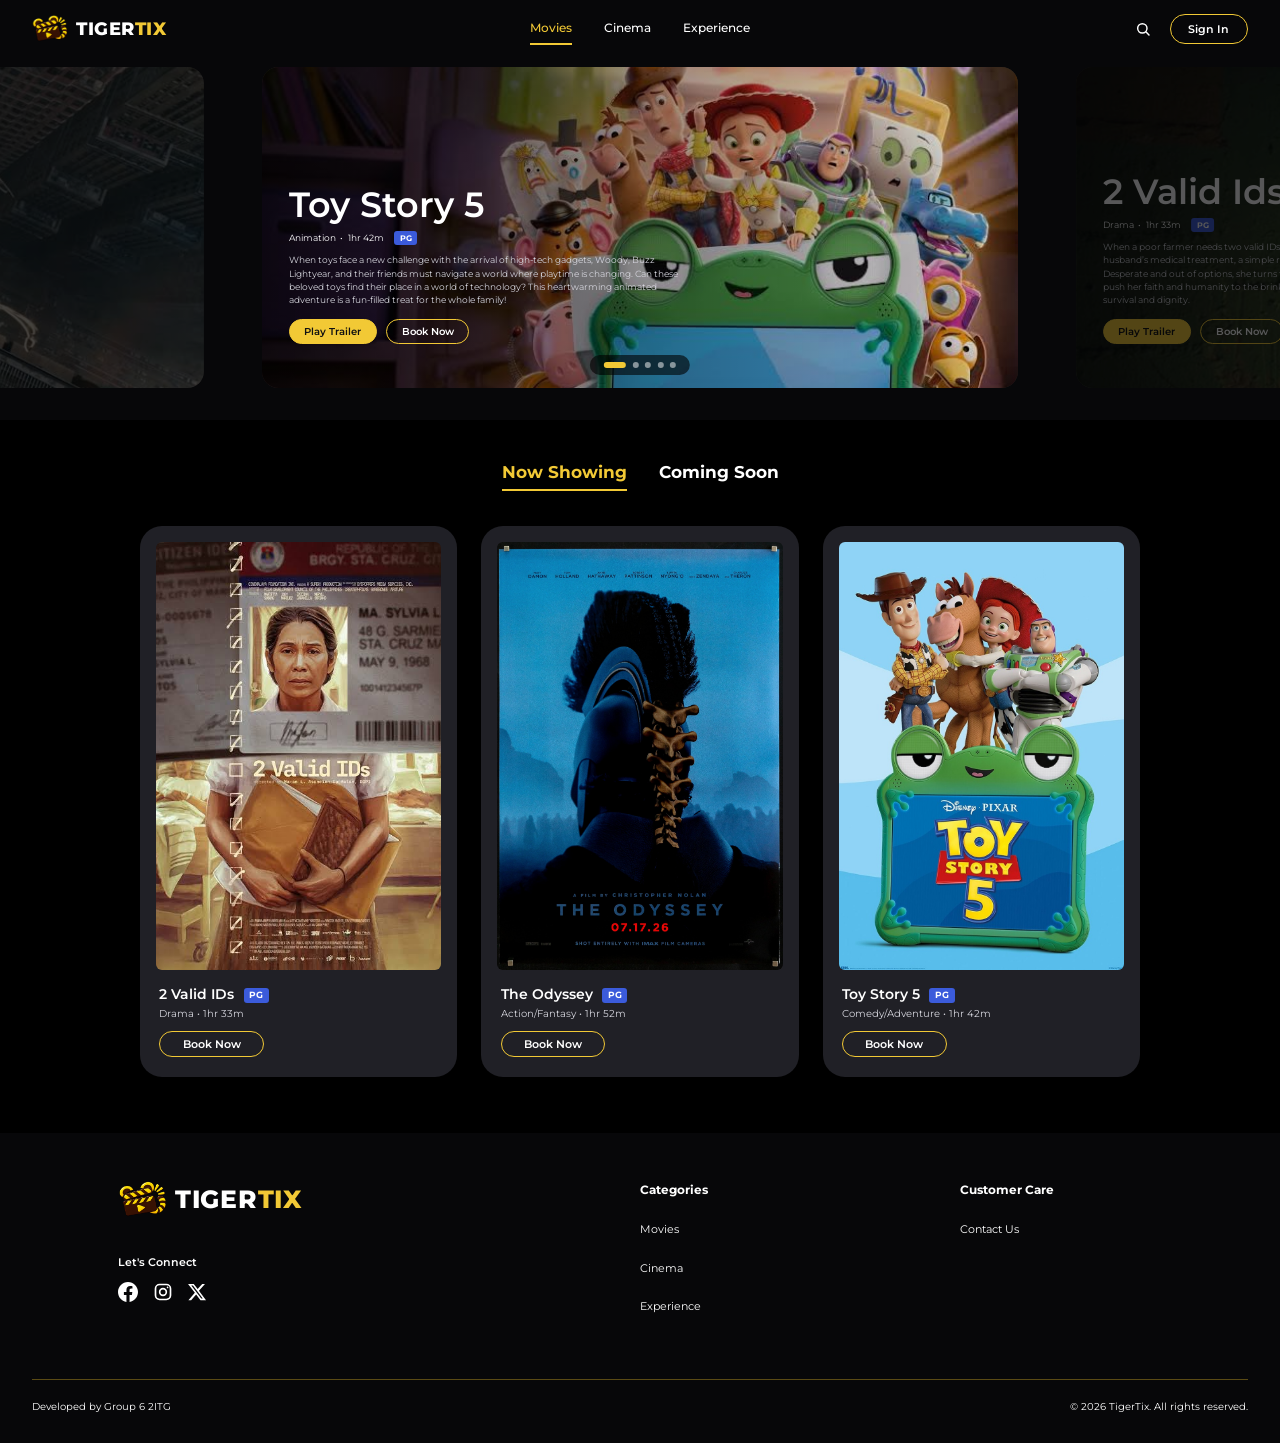
<file: index.html>
<!DOCTYPE html>
<html lang="en">

<head>
  <meta charset="UTF-8">
  <meta name="viewport" content="width=device-width, initial-scale=1.0">
  <title>TigerTix | Movie Reservation</title>
  <link rel="preconnect" href="https://fonts.googleapis.com">
  <link rel="preconnect" href="https://fonts.gstatic.com" crossorigin>
  <link href="https://fonts.googleapis.com/css2?family=Montserrat:wght@400;500;600;700&display=swap" rel="stylesheet">
  <link rel="stylesheet" href="styles.css">
  <link rel="stylesheet" href="auth-modal.css">
</head>

<body>

  <!-- ================= HEADER ================= -->
  <header class="site-header">
    <a href="index.html" class="brand" aria-label="TigerTix home">
      <img src="images/logo.png" alt="TigerTix logo" class="brand-logo">
      <span class="brand-text">TIGER<span>TIX</span></span>
    </a>

    <nav class="main-nav" aria-label="Main navigation">
      <a href="index.html" class="active">Movies</a>
      <a href="cinema.html">Cinema</a>
      <a href="experience.html">Experience</a>
    </nav>

    <div class="header-actions">
      <!-- Search Feature: Glides open to the right with a curved pill shape similar to Sign In -->
      <div class="search-widget" id="searchWidget">
        <div class="search-pill" id="searchPill">
          <button class="search-btn" id="searchBtn" type="button" aria-label="Search movies" aria-expanded="false"
            title="Search movies">
            <svg class="search-icon" width="16" height="16" viewBox="0 0 24 24" fill="none" stroke="currentColor"
              stroke-width="2.2" stroke-linecap="round" stroke-linejoin="round" aria-hidden="true">
              <circle cx="11" cy="11" r="7"></circle>
              <line x1="21" y1="21" x2="16.65" y2="16.65"></line>
            </svg>
          </button>
          <input type="text" class="search-input" id="searchInput" placeholder="Search movies..."
            aria-label="Search movies" autocomplete="off" spellcheck="false">
          <button class="search-clear" id="searchClear" type="button" aria-label="Clear search" title="Clear">
            <svg width="12" height="12" viewBox="0 0 24 24" fill="none" stroke="currentColor" stroke-width="2.5"
              stroke-linecap="round" stroke-linejoin="round" aria-hidden="true">
              <line x1="18" y1="6" x2="6" y2="18"></line>
              <line x1="6" y1="6" x2="18" y2="18"></line>
            </svg>
          </button>
        </div>

        <!-- Live Search Dropdown -->
        <div class="search-dropdown" id="searchDropdown" role="listbox" aria-label="Search results" hidden>
          <div class="search-dropdown-header">
            <span class="search-dropdown-title">Movies</span>
            <span class="search-count-badge" id="searchCountBadge">0 found</span>
          </div>
          <div class="search-results-list" id="searchResultsList"></div>
        </div>
      </div>

      <!-- GUEST STATE -->
      <a href="#" class="btn btn-outline btn-sm" id="navSignInBtn">Sign In</a>

      <!-- SIGNED-IN STATE (hidden by default; JS reveals it) -->
      <div class="nav-user-area" id="navUserArea" role="button" tabindex="0" aria-haspopup="true" aria-expanded="false"
        aria-label="User menu">
        <div class="nav-avatar" aria-hidden="true">
          <svg viewBox="0 0 24 24" xmlns="http://www.w3.org/2000/svg">
            <path
              d="M12 12c2.7 0 4.8-2.1 4.8-4.8S14.7 2.4 12 2.4 7.2 4.5 7.2 7.2 9.3 12 12 12zm0 2.4c-3.2 0-9.6 1.6-9.6 4.8v2.4h19.2v-2.4c0-3.2-6.4-4.8-9.6-4.8z" />
          </svg>
        </div>
        <span class="nav-greeting" id="navGreeting">Hi, User!</span>
        <svg class="nav-chevron" viewBox="0 0 24 24" fill="none" stroke-width="2.5" stroke-linecap="round"
          stroke-linejoin="round" aria-hidden="true">
          <polyline points="6 9 12 15 18 9"></polyline>
        </svg>
        <div class="nav-dropdown" id="navDropdown" role="menu">
          <a href="account-settings.html" role="menuitem">Account Details</a>
          <a href="account-settings.html#bookings" role="menuitem">Bookings &amp; Transactions</a>
          <a href="account-settings.html#password" role="menuitem">Change Password</a>
          <div class="nav-dropdown-divider"></div>
          <a href="#" class="nav-signout" id="navSignOut" role="menuitem">Log Out</a>
        </div>
      </div>
    </div>
  </header>

  <main>

    <!-- ================= HERO CAROUSEL ================= -->
    <section class="hero" aria-label="Featured movies" aria-roledescription="carousel">
      <div class="hero-stage">

        <!-- ========================================================
             SLIDE 1 of 5
             ======================================================== -->
        <article class="hero-slide" role="group" aria-roledescription="slide" aria-label="1 of 5">
          <!-- [SLIDE 1 IMAGE]
               Insert your featured movie banner/backdrop image here (approx 1200x500px, wide landscape).
               Remove the <div class="hero-image-slot"> placeholder below and add your image:
               Example: <img src="images/toy-story-5-banner.jpg" alt="Toy Story 5 banner">
          -->
          <img src="images/toy-story-5-slide.jpeg" alt="">
          <div class="hero-overlay"></div>

          <div class="hero-content">
            <!-- [SLIDE 1 TITLE] Movie Title -->
            <h1 class="hero-title">Toy Story 5</h1>

            <!-- [SLIDE 1 GENRE & RUNTIME] -->
            <p class="hero-meta">
              <!-- Genre -->
              <span>Animation</span>
              <span class="dot">&bull;</span>
              <!-- Runtime / Duration -->
              <span>1hr 42m</span>
              <span class="badge">PG</span>
            </p>

            <!-- [SLIDE 1 DESCRIPTION] Short movie synopsis -->
            <p class="hero-desc">
              When toys face a new challenge with the arrival of high-tech gadgets, Woody, Buzz
              Lightyear, and their friends must navigate a world where playtime is changing. Can
              these beloved toys find their place in a world of technology? This heartwarming
              animated adventure is a fun-filled treat for the whole family!
            </p>
            <div class="hero-buttons">
              <button type="button" class="btn btn-solid btn-sm hero-trailer-btn" data-movie="Toy Story 5">Play Trailer</button>
              <a href="booking.html?movie=Toy+Story+5" class="btn btn-outline btn-sm">Book Now</a>
            </div>
          </div>
        </article>

        <!-- ========================================================
             SLIDE 2 of 5
             ======================================================== -->
        <article class="hero-slide" role="group" aria-roledescription="slide" aria-label="2 of 5">
          <!-- [SLIDE 2 IMAGE]
               Insert your featured movie banner/backdrop image here (approx 1200x500px, wide landscape).
               Remove the <div class="hero-image-slot"> placeholder below and add your image:
               Example: <img src="images/the-odyssey-banner.jpg" alt="The Odyssey banner">
          -->
          <img src="images/2-valid-ids-slide.jpg" alt="">
          <div class="hero-overlay"></div>

          <div class="hero-content">
            <!-- [SLIDE 2 TITLE] Movie Title -->
            <h2 class="hero-title">2 Valid Ids</h2>

            <!-- [SLIDE 2 GENRE & RUNTIME] -->
            <p class="hero-meta">
              <!-- Genre -->
              <span>Drama</span>
              <span class="dot">&bull;</span>
              <!-- Runtime / Duration -->
              <span>1hr 33m</span>
              <span class="badge">PG</span>
            </p>

            <!-- [SLIDE 2 DESCRIPTION] Short movie synopsis -->
            <p class="hero-desc">
              When a poor farmer needs two valid IDs to claim remittance money for her ailing husband’s medical
              treatment, a simple requirement turns into an impossible hurdle. Desperate and out of options, she turns
              to a fixer as bureaucracy and dwindling funds push her faith and humanity to the brink. This moving drama
              is a powerful look at survival and dignity.
            </p>
            <div class="hero-buttons">
              <button type="button" class="btn btn-solid btn-sm hero-trailer-btn" data-movie="2 Valid IDs">Play Trailer</button>
              <a href="booking.html?movie=2+Valid+IDs" class="btn btn-outline btn-sm">Book Now</a>
            </div>
          </div>
        </article>

        <!-- ========================================================
             SLIDE 3 of 5
             ======================================================== -->
        <article class="hero-slide" role="group" aria-roledescription="slide" aria-label="3 of 5">
          <!-- [SLIDE 3 IMAGE]
               Insert your featured movie banner/backdrop image here (approx 1200x500px, wide landscape).
               Remove the <div class="hero-image-slot"> placeholder below and add your image:
               Example: <img src="images/2-valid-ids-banner.jpg" alt="2 Valid IDs banner">
          -->
          <img src="images/the-odyssey-slide.jpeg" alt="">
          <div class="hero-overlay"></div>

          <div class="hero-content">
            <!-- [SLIDE 3 TITLE] Movie Title -->
            <h2 class="hero-title">The Odyssey</h2>

            <!-- [SLIDE 3 GENRE & RUNTIME] -->
            <p class="hero-meta">
              <!-- Genre -->
              <span>Action/Fantasy</span>
              <span class="dot">&bull;</span>
              <!-- Runtime / Duration -->
              <span>1hr 52m</span>
              <span class="badge">PG</span>
            </p>

            <!-- [SLIDE 3 DESCRIPTION] Short movie synopsis -->
            <p class="hero-desc">
              When the Trojan War finally ends, Odysseus embarks on a perilous voyage home to Ithaca, facing deadly
              mythical threats like the Cyclops Polyphemus, the enchanting Sirens, and the nymph Calypso. Can he outwit
              gods and monsters to reclaim his kingdom? This epic adventure is a thrilling journey of survival and
              resilience!
            </p>
            <div class="hero-buttons">
              <button type="button" class="btn btn-solid btn-sm hero-trailer-btn" data-movie="The Odyssey">Play Trailer</button>
              <a href="booking.html?movie=The+Odyssey" class="btn btn-outline btn-sm">Book Now</a>
            </div>
          </div>
        </article>

        <!-- ========================================================
             SLIDE 4 of 5
             ======================================================== -->
        <article class="hero-slide" role="group" aria-roledescription="slide" aria-label="4 of 5">
          <!-- [SLIDE 4 IMAGE]
               Insert your featured movie banner/backdrop image here (approx 1200x500px, wide landscape).
               Remove the <div class="hero-image-slot"> placeholder below and add your image:
               Example: <img src="images/wicked-banner.jpg" alt="Wicked banner">
          -->
          <img src="images/the-wicked-slide.jpeg" alt="">
          <div class="hero-overlay"></div>

          <div class="hero-content">
            <!-- [SLIDE 4 TITLE] Movie Title -->
            <h2 class="hero-title">Wicked: For Good</h2>

            <!-- [SLIDE 4 GENRE & RUNTIME] -->
            <p class="hero-meta">
              <!-- Genre -->
              <span>Fantasy/Adventure</span>
              <span class="dot">&bull;</span>
              <!-- Runtime / Duration -->
              <span>2h 18m</span>
              <span class="badge">PG</span>
            </p>

            <!-- [SLIDE 4 DESCRIPTION] Short movie synopsis -->
            <p class="hero-desc">
              When their paths diverge in the Land of Oz, Elphaba, the future Wicked Witch of the West, and Glinda, the
              Good Witch of the North, face the ultimate test of their friendship. Can their bond survive the destiny
              awaiting them in this thrilling conclusion to the two-part adaptation? This spellbinding musical event is
              a must-see for fans everywhere!
            </p>
            <div class="hero-buttons">
              <button type="button" class="btn btn-solid btn-sm hero-trailer-btn" data-movie="Wicked: For Good">Play Trailer</button>
              <a href="booking.html?movie=Wicked%3A%20For%20Good&mode=coming-soon" class="btn btn-outline btn-sm">View Details</a>
            </div>
          </div>
        </article>

        <!-- ========================================================
             SLIDE 5 of 5
             ======================================================== -->
        <article class="hero-slide" role="group" aria-roledescription="slide" aria-label="5 of 5">
          <!-- [SLIDE 5 IMAGE]
               Insert your featured movie banner/backdrop image here (approx 1200x500px, wide landscape).
               Remove the <div class="hero-image-slot"> placeholder below and add your image:
               Example: <img src="images/spiderman-banner.jpg" alt="Spider-Man banner">
          -->
          <img src="images/spiderman-slide.jpeg" alt="">
          <div class="hero-overlay"></div>

          <div class="hero-content">
            <!-- [SLIDE 5 TITLE] Movie Title -->
            <h2 class="hero-title">Spider-Man: Brand New Day</h2>

            <!-- [SLIDE 5 GENRE & RUNTIME] -->
            <p class="hero-meta">
              <!-- Genre -->
              <span>Action/Adventure</span>
              <span class="dot">&bull;</span>
              <!-- Runtime / Duration -->
              <span>2h 25m</span>
              <span class="badge">PG</span>
            </p>

            <!-- [SLIDE 5 DESCRIPTION] Short movie synopsis -->
            <p class="hero-desc">
              When a world that has forgotten Peter Parker pushes him into an uncontrollable transformation, he must
              embrace his darkest change yet to stop a shocking new villain no one can even see. Can Spider-Man save the
              city and the friends who moved on without him? This thrilling superhero adventure is an action-packed
              spectacle!
            </p>
            <div class="hero-buttons">
              <button type="button" class="btn btn-solid btn-sm hero-trailer-btn" data-movie="Spider-Man: Brand New Day">Play Trailer</button>
              <a href="booking.html?movie=Spider-Man%3A%20Brand%20New%20Day&mode=coming-soon" class="btn btn-outline btn-sm">View Details</a>
            </div>
          </div>
        </article>

        <!-- Left & Right Arrows (flashes on hover, centered in gap between pages) -->
        <button type="button" class="hero-arrow hero-arrow--prev" aria-label="Previous slide" title="Previous slide">
          <svg width="24" height="24" viewBox="0 0 24 24" fill="none" stroke="currentColor" stroke-width="2.4"
            stroke-linecap="round" stroke-linejoin="round" aria-hidden="true">
            <polyline points="15 18 9 12 15 6"></polyline>
          </svg>
        </button>

        <button type="button" class="hero-arrow hero-arrow--next" aria-label="Next slide" title="Next slide">
          <svg width="24" height="24" viewBox="0 0 24 24" fill="none" stroke="currentColor" stroke-width="2.4"
            stroke-linecap="round" stroke-linejoin="round" aria-hidden="true">
            <polyline points="9 18 15 12 9 6"></polyline>
          </svg>
        </button>

        <!-- Slide dots -->
        <div class="hero-controls">
          <div class="hero-dots">
            <button type="button" class="hero-dot" aria-label="Go to slide 1"></button>
            <button type="button" class="hero-dot" aria-label="Go to slide 2"></button>
            <button type="button" class="hero-dot" aria-label="Go to slide 3"></button>
            <button type="button" class="hero-dot" aria-label="Go to slide 4"></button>
            <button type="button" class="hero-dot" aria-label="Go to slide 5"></button>
          </div>
        </div>
      </div>
    </section>

    <!-- ================= NOW SHOWING / COMING SOON ================= -->
    <section class="movies" aria-label="Movies">
      <input type="radio" name="movie-tab" id="tab-now" class="sr-only" checked>
      <input type="radio" name="movie-tab" id="tab-soon" class="sr-only">

      <div class="tabs" role="tablist">
        <label for="tab-now" class="tab tab-now" role="tab">Now Showing</label>
        <label for="tab-soon" class="tab tab-soon" role="tab">Coming Soon</label>
      </div>

      <!-- NOW SHOWING -->
      <div class="movie-grid panel-now">

        <article class="movie-card">
          <img src="images/2-valid-ids.jpeg" alt="2 Valid IDs poster">
          <div class="movie-info">
            <!-- TITLE: Movie title goes here -->
            <h3 class="movie-title">2 Valid IDs <span class="badge">PG</span></h3>
            <p class="movie-meta">Drama &bull; 1hr 33m</p>
            <a href="booking.html?movie=2+Valid+IDs" class="btn btn-outline btn-xs">Book Now</a>
          </div>
        </article>

        <article class="movie-card">
          <img src="images/the-odyssey.jpg" alt="The Odyssey poster">
          <div class="movie-info">
            <!-- TITLE: Movie title goes here -->
            <h3 class="movie-title">The Odyssey <span class="badge">PG</span></h3>
            <p class="movie-meta">Action/Fantasy &bull; 1hr 52m</p>
            <a href="booking.html?movie=The+Odyssey" class="btn btn-outline btn-xs">Book Now</a>
          </div>
        </article>

        <article class="movie-card">
          <img src="images/toystory-5.jpg" alt="Toy Story 5 poster">
          <div class="movie-info">
            <!-- TITLE: Movie title goes here -->
            <h3 class="movie-title">Toy Story 5 <span class="badge">PG</span></h3>
            <p class="movie-meta">Comedy/Adventure &bull; 1hr 42m</p>
            <a href="booking.html?movie=Toy+Story+5" class="btn btn-outline btn-xs">Book Now</a>
          </div>
        </article>

      </div>

      <!-- COMING SOON -->
      <div class="movie-grid panel-soon">

        <article class="movie-card">
          <img src="images/wicked.jpeg" alt="Wicked: For Good poster">
          <div class="movie-info">
            <!-- TITLE: Movie title goes here -->
            <h3 class="movie-title">Wicked: For Good <span class="badge">PG</span></h3>
            <p class="movie-meta">Fantasy/Adventure &bull; 2hr 18m</p>
            <a href="booking.html?movie=Wicked%3A%20For%20Good&mode=coming-soon" class="btn btn-outline btn-xs">View
              Details</a>
          </div>
        </article>

        <article class="movie-card">
          <img src="images/moana.jpeg" alt="Moana poster">
          <div class="movie-info">
            <!-- TITLE: Movie title goes here -->
            <h3 class="movie-title">Moana <span class="badge">PG</span></h3>
            <p class="movie-meta">Animation &bull; 1hr 55m</p>
            <a href="booking.html?movie=Moana&mode=coming-soon" class="btn btn-outline btn-xs">View Details</a>
          </div>
        </article>

        <article class="movie-card">
          <img src="images/spiderman.jpeg" alt="Spider-Man: Brand New Day poster">
          <div class="movie-info">
            <!-- TITLE: Movie title goes here -->
            <h3 class="movie-title">Spider-Man: Brand New Day <span class="badge">PG</span></h3>
            <p class="movie-meta">Action/Adventure &bull; 2hr 55m</p>
            <a href="booking.html?movie=Spider-Man%3A%20Brand%20New%20Day&mode=coming-soon"
              class="btn btn-outline btn-xs">View Details</a>
          </div>
        </article>

      </div>
    </section>

  </main>

  <!-- ================= FOOTER ================= -->
  <footer class="site-footer">
    <div class="footer-top">

      <div class="footer-brand">
        <a href="index.html" class="brand brand--lg" aria-label="TigerTix home">
          <img src="images/logo.png" alt="TigerTix logo" class="brand-logo brand-logo--lg">
          <span class="brand-text">TIGER<span>TIX</span></span>
        </a>

        <p class="connect-label">Let's Connect</p>
        <div class="socials">
          <a href="#" aria-label="Facebook">
            <svg width="20" height="20" viewBox="0 0 24 24" fill="currentColor" aria-hidden="true">
              <path
                d="M24 12.07C24 5.4 18.63 0 12 0S0 5.4 0 12.07C0 18.1 4.39 23.1 10.13 24v-8.44H7.08v-3.49h3.05V9.41c0-3.02 1.79-4.69 4.53-4.69 1.31 0 2.69.24 2.69.24v2.97h-1.52c-1.49 0-1.96.93-1.96 1.88v2.26h3.33l-.53 3.49h-2.8V24C19.61 23.1 24 18.1 24 12.07z" />
            </svg>
          </a>
          <a href="#" aria-label="Instagram">
            <svg width="20" height="20" viewBox="0 0 24 24" fill="none" stroke="currentColor" stroke-width="2"
              stroke-linecap="round" stroke-linejoin="round" aria-hidden="true">
              <rect x="3" y="3" width="18" height="18" rx="5"></rect>
              <circle cx="12" cy="12" r="4"></circle>
              <circle cx="17.5" cy="6.5" r="1" fill="currentColor" stroke="none"></circle>
            </svg>
          </a>
          <a href="#" aria-label="X (Twitter)">
            <svg width="20" height="20" viewBox="0 0 24 24" fill="currentColor" aria-hidden="true">
              <path
                d="M18.244 2.25h3.308l-7.227 8.26 8.502 11.24H16.17l-5.214-6.817L4.99 21.75H1.68l7.73-8.835L1.254 2.25H8.08l4.713 6.231zm-1.161 17.52h1.833L7.084 4.126H5.117z" />
            </svg>
          </a>
        </div>
      </div>

      <nav class="footer-col" aria-label="Categories">
        <h4>Categories</h4>
        <ul>
          <li><a href="index.html">Movies</a></li>
          <li><a href="cinema.html">Cinema</a></li>
          <li><a href="experience.html">Experience</a></li>
        </ul>
      </nav>

      <nav class="footer-col" aria-label="Customer care">
        <h4>Customer Care</h4>
        <ul>
          <li><a href="contact.html">Contact Us</a></li>
        </ul>
      </nav>

    </div>

    <div class="footer-bottom">
      <p>Developed by Group 6 2ITG</p>
      <p>&copy; 2026 TigerTix. All rights reserved.</p>
    </div>
  </footer>

  <!-- ================= WATCH TRAILER MODAL ================= -->
  <div class="bk-trailer-modal-overlay" id="bkTrailerModal" aria-hidden="true" role="dialog" aria-modal="true"
    aria-labelledby="bkTrailerModalTitle">
    <div class="bk-trailer-modal-dialog">
      <div class="bk-trailer-video-wrap">
        <iframe
          id="bkTrailerIframe"
          src=""
          title="Movie Official Trailer"
          allow="accelerometer; autoplay; clipboard-write; encrypted-media; gyroscope; picture-in-picture; web-share"
          referrerpolicy="strict-origin-when-cross-origin"
          allowfullscreen>
        </iframe>
      </div>
      <div class="bk-trailer-modal-footer">
        <span class="bk-trailer-title-txt" id="bkTrailerModalTitle">Toy Story 5 &bull; Official Trailer</span>
        <button class="bk-trailer-back-btn" id="bkTrailerCloseBtn" type="button">Back</button>
      </div>
    </div>
  </div>

  <script>
    /* Hero carousel: centre banner keeps a fixed size, neighbours peek in from the sides */
    (function () {
      var hero = document.querySelector('.hero');
      if (!hero) return;

      var slides = Array.prototype.slice.call(hero.querySelectorAll('.hero-slide'));
      var dots = Array.prototype.slice.call(hero.querySelectorAll('.hero-dot'));
      var stage = hero.querySelector('.hero-stage');
      var n = slides.length;
      if (!n) return;

      var half = Math.floor(n / 2);
      var current = 0;
      var isTransitioning = false;
      var TRANSITION_COOLDOWN = 1000; // 1-second interval to prevent spamming slides

      function render() {
        slides.forEach(function (slide, i) {
          var d = ((i - current + n + half) % n) - half;
          var active = d === 0;
          slide.style.setProperty('--d', d);
          slide.classList.toggle('is-active', active);
          slide.classList.toggle('is-hidden', Math.abs(d) > 1);
          slide.setAttribute('aria-hidden', active ? 'false' : 'true');
          Array.prototype.forEach.call(slide.querySelectorAll('a, button'), function (el) {
            el.tabIndex = active ? 0 : -1;
          });
        });
        dots.forEach(function (dot, i) {
          dot.classList.toggle('is-active', i === current);
          dot.setAttribute('aria-current', i === current ? 'true' : 'false');
        });
      }

      function go(i) {
        if (isTransitioning) return;
        var next = (i + n) % n;
        if (next === current) return;

        isTransitioning = true;
        current = next;
        render();

        setTimeout(function () {
          isTransitioning = false;
        }, TRANSITION_COOLDOWN);
      }

      dots.forEach(function (dot, i) {
        dot.addEventListener('click', function () { go(i); });
      });

      slides.forEach(function (slide, i) {
        slide.addEventListener('click', function () {
          if (i !== current && !slide.classList.contains('is-hidden')) go(i);
        });
      });

      /* Arrow buttons */
      var prevBtn = hero.querySelector('.hero-arrow--prev');
      var nextBtn = hero.querySelector('.hero-arrow--next');

      if (prevBtn) {
        prevBtn.addEventListener('click', function (e) {
          e.stopPropagation();
          go(current - 1);
        });
      }

      if (nextBtn) {
        nextBtn.addEventListener('click', function (e) {
          e.stopPropagation();
          go(current + 1);
        });
      }

      /* Slideable Drag / Swipe Support (Mouse & Touch) */
      var isDragging = false;
      var dragStartX = 0;
      var dragDiffX = 0;
      var hasMoved = false;

      function onDragStart(clientX) {
        isDragging = true;
        hasMoved = false;
        dragStartX = clientX;
        dragDiffX = 0;
        stage.classList.add('is-dragging');
      }

      function onDragMove(clientX) {
        if (!isDragging) return;
        dragDiffX = clientX - dragStartX;
        if (Math.abs(dragDiffX) > 6) {
          hasMoved = true;
        }
        stage.style.setProperty('--drag-x', dragDiffX + 'px');
      }

      function onDragEnd() {
        if (!isDragging) return;
        isDragging = false;
        stage.classList.remove('is-dragging');
        stage.style.removeProperty('--drag-x');

        if (Math.abs(dragDiffX) > 40) {
          go(current + (dragDiffX < 0 ? 1 : -1));
        }
        dragDiffX = 0;
      }

      // Pointer events support both mouse drag & touch swipe
      stage.addEventListener('pointerdown', function (e) {
        if (e.target.closest('button') || e.target.closest('a') || e.target.closest('.hero-controls')) return;
        onDragStart(e.clientX);
        try { stage.setPointerCapture(e.pointerId); } catch (_) { }
      });

      stage.addEventListener('pointermove', function (e) {
        onDragMove(e.clientX);
      });

      stage.addEventListener('pointerup', function (e) {
        try {
          if (stage.hasPointerCapture && stage.hasPointerCapture(e.pointerId)) {
            stage.releasePointerCapture(e.pointerId);
          }
        } catch (_) { }
        onDragEnd();
      });

      stage.addEventListener('pointercancel', function (e) {
        try {
          if (stage.hasPointerCapture && stage.hasPointerCapture(e.pointerId)) {
            stage.releasePointerCapture(e.pointerId);
          }
        } catch (_) { }
        onDragEnd();
      });

      // Prevent accidental link clicks when dragging slides
      stage.addEventListener('click', function (e) {
        if (hasMoved) {
          e.preventDefault();
          e.stopPropagation();
          hasMoved = false;
        }
      }, true);

      // Keyboard arrow navigation
      hero.addEventListener('keydown', function (e) {
        if (e.key === 'ArrowLeft') {
          go(current - 1);
        } else if (e.key === 'ArrowRight') {
          go(current + 1);
        }
      });

      render();
    })();

    /* Trailer Modal for Landing Page Hero (YouTube Iframe) */
    (function () {
      var modal = document.getElementById('bkTrailerModal');
      var closeBtn = document.getElementById('bkTrailerCloseBtn');
      var titleEl = document.getElementById('bkTrailerModalTitle');
      var iframe = document.getElementById('bkTrailerIframe');
      var trailerBtns = document.querySelectorAll('.hero-trailer-btn');

      var TRAILERS = {
        'Toy Story 5': { title: 'Toy Story 5 \u2022 Official Trailer', youtubeId: 'c51ND9Hdbw0' },
        '2 Valid IDs': { title: '2 Valid IDs \u2022 Official Trailer', youtubeId: 'TbJXOHeBfWw' },
        'The Odyssey': { title: 'The Odyssey \u2022 Official Trailer', youtubeId: 'Mzw2ttJD2qQ' },
        'Wicked: For Good': { title: 'Wicked: For Good \u2022 Official Trailer', youtubeId: 'vt98AlBDI9Y' },
        'Spider-Man: Brand New Day': { title: 'Spider-Man: Brand New Day \u2022 Official Trailer', youtubeId: '62bIsvRcPv0' },
        'Moana': { title: 'Moana \u2022 Official Trailer', youtubeId: 'n7f6hlKsxxo' }
      };

      if (!modal) return;

      function openModal(movieName) {
        var info = TRAILERS[movieName];
        if (!info && movieName) {
          var key = Object.keys(TRAILERS).find(function (k) { return k.toLowerCase() === movieName.trim().toLowerCase(); });
          if (key) info = TRAILERS[key];
        }
        info = info || { title: (movieName || 'Movie') + ' \u2022 Official Trailer', youtubeId: '' };

        if (titleEl) titleEl.textContent = info.title;
        if (iframe && info.youtubeId) {
          iframe.title = info.title;
          iframe.src = 'https://www.youtube.com/embed/' + encodeURIComponent(info.youtubeId) + '?autoplay=1&rel=0';
        }
        modal.classList.add('is-open');
        modal.setAttribute('aria-hidden', 'false');
        document.body.style.overflow = 'hidden';
        document.dispatchEvent(new CustomEvent('tigertix:trailer-open'));
      }

      function closeModal() {
        if (!modal.classList.contains('is-open')) return;
        modal.classList.remove('is-open');
        modal.setAttribute('aria-hidden', 'true');
        document.body.style.overflow = '';
        if (iframe) iframe.src = '';
        document.dispatchEvent(new CustomEvent('tigertix:trailer-close'));
      }

      trailerBtns.forEach(function (btn) {
        btn.addEventListener('click', function (e) {
          e.preventDefault();
          e.stopPropagation();
          var movie = btn.getAttribute('data-movie') || 'Movie';
          openModal(movie);
        });
      });

      if (closeBtn) closeBtn.addEventListener('click', closeModal);

      modal.addEventListener('click', function (e) {
        if (e.target === modal) closeModal();
      });

      document.addEventListener('keydown', function (e) {
        if (e.key === 'Escape' && modal.classList.contains('is-open')) {
          closeModal();
        }
      });
    })();
  </script>
  <script src="script.js"></script>

  <!-- ===== AUTH MODAL ===== -->
  <div class="auth-overlay" id="authOverlay" aria-hidden="true" role="dialog" aria-modal="true"
    aria-labelledby="authDialogTitle">
    <div class="auth-card">

      <!-- Top bar -->
      <header class="auth-topbar">
        <a class="auth-topbar-brand" href="index.html" tabindex="-1">
          <img src="images/logo.jpeg" alt="">
          <span>TIGER<span class="tix">TIX</span></span>
        </a>
        <button class="auth-close-btn" id="authCloseBtn" type="button" aria-label="Close dialog">&times;</button>
      </header>

      <!-- Body -->
      <div class="auth-body">

        <!-- Left promo panel -->
        <div class="auth-promo" aria-hidden="true">
          <div class="auth-film-left" id="authFilmLeft"></div>
          <div class="auth-film-right" id="authFilmRight"></div>

          <p class="auth-promo-eyebrow">Welcome to TigerTix</p>
          <h2 class="auth-promo-title" id="authDialogTitle">Your seat is<br>waiting.</h2>
          <p class="auth-promo-desc">Log in or sign up to reserve seats and get your e-ticket via email.</p>

          <div class="auth-ticket">
            <div class="auth-ticket-header">
              <span class="auth-ticket-title">TIGERTIX PASS</span>
              <span class="auth-ticket-admit">ADMIT ONE</span>
            </div>
            <div class="auth-ticket-row">
              <span class="auth-ticket-label">Movie</span>
              <div class="auth-ticket-bar w70"></div>
            </div>
            <div class="auth-ticket-row">
              <span class="auth-ticket-label">Cinema</span>
              <div class="auth-ticket-bar w55"></div>
            </div>
            <div class="auth-ticket-row">
              <span class="auth-ticket-label">Seat</span>
              <div class="auth-ticket-bar w35"></div>
            </div>
          </div>
        </div>

        <!-- Right form panel -->
        <div class="auth-form-panel">

          <!-- Tab switcher -->
          <div class="auth-tabs" role="tablist">
            <button class="auth-tab active" id="authTabSignup" type="button" role="tab" aria-selected="true"
              aria-controls="authViewSignup">Sign Up</button>
            <button class="auth-tab" id="authTabLogin" type="button" role="tab" aria-selected="false"
              aria-controls="authViewLogin">Log In</button>
          </div>

          <!-- SIGN UP VIEW -->
          <div class="auth-view active" id="authViewSignup" role="tabpanel">
            <h3 class="auth-view-title">Create your account</h3>
            <form id="authFormSignup" novalidate>

              <div class="auth-field">
                <label class="auth-label" for="authSignupName">Full name</label>
                <input class="auth-input" type="text" id="authSignupName" placeholder="Enter your full name"
                  autocomplete="name" required>
              </div>

              <div class="auth-field">
                <label class="auth-label" for="authSignupEmail">Email Address</label>
                <input class="auth-input" type="email" id="authSignupEmail" placeholder="Enter your email address"
                  autocomplete="email" required>
              </div>

              <div class="auth-field">
                <label class="auth-label" for="authSignupPwd">Password</label>
                <div class="pw-field-wrap">
                  <input class="auth-input" type="password" id="authSignupPwd" placeholder="Enter password"
                    autocomplete="new-password" required>
                  <button type="button" class="pw-toggle-btn" aria-label="Show/hide password">
                    <svg class="eye-icon" xmlns="http://www.w3.org/2000/svg" width="18" height="18" viewBox="0 0 24 24"
                      fill="none" stroke="currentColor" stroke-width="2" stroke-linecap="round" stroke-linejoin="round">
                      <path d="M1 12s4-8 11-8 11 8 11 8-4 8-11 8-11-8z" />
                      <circle cx="12" cy="12" r="3" />
                    </svg>
                    <svg class="eye-off-icon" xmlns="http://www.w3.org/2000/svg" width="18" height="18"
                      viewBox="0 0 24 24" fill="none" stroke="currentColor" stroke-width="2" stroke-linecap="round"
                      stroke-linejoin="round" style="display:none">
                      <path
                        d="M17.94 17.94A10.07 10.07 0 0 1 12 20c-7 0-11-8-11-8a18.45 18.45 0 0 1 5.06-5.94M9.9 4.24A9.12 9.12 0 0 1 12 4c7 0 11 8 11 8a18.5 18.5 0 0 1-2.16 3.19m-6.72-1.07a3 3 0 1 1-4.24-4.24" />
                      <line x1="1" y1="1" x2="23" y2="23" />
                    </svg>
                  </button>
                </div>
              </div>

              <div class="auth-pwd-rules">
                <p class="auth-pwd-rules-title">Your password must include at least:</p>
                <div class="auth-pwd-rule" id="authRuleLen">
                  <span class="auth-rule-dot"><svg viewBox="0 0 24 24">
                      <polyline points="20 6 9 17 4 12" />
                    </svg></span>
                  8 characters
                </div>
                <div class="auth-pwd-rule" id="authRuleUpper">
                  <span class="auth-rule-dot"><svg viewBox="0 0 24 24">
                      <polyline points="20 6 9 17 4 12" />
                    </svg></span>
                  1 uppercase letter (A–Z)
                </div>
                <div class="auth-pwd-rule" id="authRuleNum">
                  <span class="auth-rule-dot"><svg viewBox="0 0 24 24">
                      <polyline points="20 6 9 17 4 12" />
                    </svg></span>
                  1 number (0–9)
                </div>
                <div class="auth-pwd-rule" id="authRuleSpecial">
                  <span class="auth-rule-dot"><svg viewBox="0 0 24 24">
                      <polyline points="20 6 9 17 4 12" />
                    </svg></span>
                  1 special character (!@#$%^&amp;*)
                </div>
              </div>

              <div class="auth-field">
                <label class="auth-label" for="authSignupConfirm">Confirm password</label>
                <div class="pw-field-wrap">
                  <input class="auth-input" type="password" id="authSignupConfirm" placeholder="Re-enter your password"
                    autocomplete="new-password" required>
                  <button type="button" class="pw-toggle-btn" aria-label="Show/hide password">
                    <svg class="eye-icon" xmlns="http://www.w3.org/2000/svg" width="18" height="18" viewBox="0 0 24 24"
                      fill="none" stroke="currentColor" stroke-width="2" stroke-linecap="round" stroke-linejoin="round">
                      <path d="M1 12s4-8 11-8 11 8 11 8-4 8-11 8-11-8z" />
                      <circle cx="12" cy="12" r="3" />
                    </svg>
                    <svg class="eye-off-icon" xmlns="http://www.w3.org/2000/svg" width="18" height="18"
                      viewBox="0 0 24 24" fill="none" stroke="currentColor" stroke-width="2" stroke-linecap="round"
                      stroke-linejoin="round" style="display:none">
                      <path
                        d="M17.94 17.94A10.07 10.07 0 0 1 12 20c-7 0-11-8-11-8a18.45 18.45 0 0 1 5.06-5.94M9.9 4.24A9.12 9.12 0 0 1 12 4c7 0 11 8 11 8a18.5 18.5 0 0 1-2.16 3.19m-6.72-1.07a3 3 0 1 1-4.24-4.24" />
                      <line x1="1" y1="1" x2="23" y2="23" />
                    </svg>
                  </button>
                </div>
              </div>

              <button class="auth-submit" type="submit">Sign Up</button>

              <p class="auth-switch-prompt">Already have an account? <button type="button" id="authToLogin">Log
                  In</button></p>
            </form>
          </div>

          <!-- LOG IN VIEW -->
          <div class="auth-view" id="authViewLogin" role="tabpanel">
            <h3 class="auth-view-title">Welcome back</h3>
            <form id="authFormLogin" novalidate>

              <div class="auth-field">
                <label class="auth-label" for="authLoginEmail">Email Address</label>
                <input class="auth-input" type="email" id="authLoginEmail" placeholder="Enter your email address"
                  autocomplete="email" required>
              </div>

              <div class="auth-field">
                <label class="auth-label" for="authLoginPwd">Password</label>
                <div class="pw-field-wrap">
                  <input class="auth-input" type="password" id="authLoginPwd" placeholder="Enter your password"
                    autocomplete="current-password" required>
                  <button type="button" class="pw-toggle-btn" aria-label="Show/hide password">
                    <svg class="eye-icon" xmlns="http://www.w3.org/2000/svg" width="18" height="18" viewBox="0 0 24 24"
                      fill="none" stroke="currentColor" stroke-width="2" stroke-linecap="round" stroke-linejoin="round">
                      <path d="M1 12s4-8 11-8 11 8 11 8-4 8-11 8-11-8z" />
                      <circle cx="12" cy="12" r="3" />
                    </svg>
                    <svg class="eye-off-icon" xmlns="http://www.w3.org/2000/svg" width="18" height="18"
                      viewBox="0 0 24 24" fill="none" stroke="currentColor" stroke-width="2" stroke-linecap="round"
                      stroke-linejoin="round" style="display:none">
                      <path
                        d="M17.94 17.94A10.07 10.07 0 0 1 12 20c-7 0-11-8-11-8a18.45 18.45 0 0 1 5.06-5.94M9.9 4.24A9.12 9.12 0 0 1 12 4c7 0 11 8 11 8a18.5 18.5 0 0 1-2.16 3.19m-6.72-1.07a3 3 0 1 1-4.24-4.24" />
                      <line x1="1" y1="1" x2="23" y2="23" />
                    </svg>
                  </button>
                </div>
              </div>

              <div class="auth-options-row">
                <label class="auth-remember">
                  <input type="checkbox" id="authLoginRemember">
                  Remember me
                </label>
              </div>

              <button class="auth-submit" type="submit">Log in</button>

              <p class="auth-switch-prompt">New to TigerTix? <button type="button" id="authToSignup">Sign Up</button>
              </p>
            </form>
          </div>

        </div><!-- /.auth-form-panel -->
      </div><!-- /.auth-body -->
    </div><!-- /.auth-card -->
  </div><!-- /.auth-overlay -->

  <script src="auth-modal.js"></script>
</body>

</html>
</file>
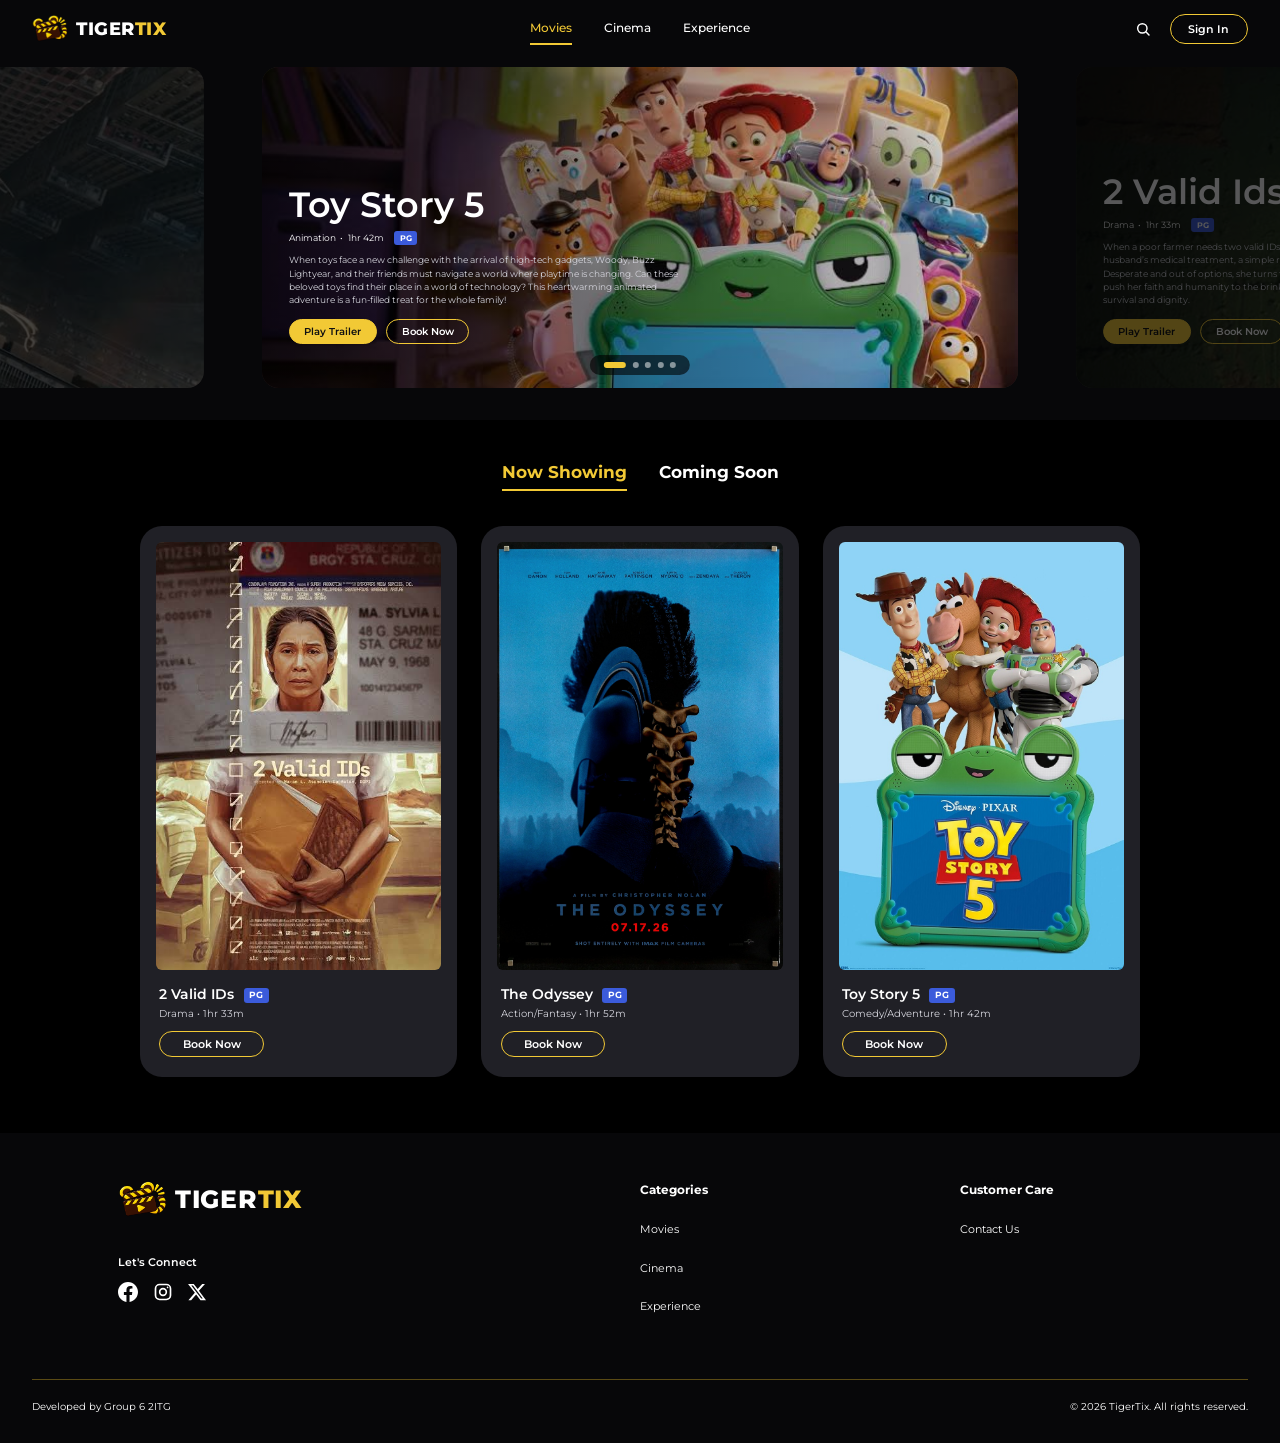
<file: account-settings.html>
<!DOCTYPE html>
<html lang="en">

<head>
  <meta charset="UTF-8">
  <meta name="viewport" content="width=device-width, initial-scale=1.0">
  <title>Account Settings | TigerTix</title>
  <link rel="preconnect" href="https://fonts.googleapis.com">
  <link rel="preconnect" href="https://fonts.gstatic.com" crossorigin>
  <link href="https://fonts.googleapis.com/css2?family=Montserrat:wght@400;500;600;700;800&display=swap"
    rel="stylesheet">
  <link rel="stylesheet" href="styles.css">
  <link rel="stylesheet" href="auth-modal.css">
  <style>
    /* Remove redundant user profile and greeting from top-right header on Account Details page */
    .site-header #navUserArea,
    .site-header #navSignInBtn {
      display: none !important;
    }
  </style>
</head>

<body>

  <!-- ================= HEADER ================= -->
  <header class="site-header">
    <a href="index.html" class="brand" aria-label="TigerTix home">
      <img src="images/logo.png" alt="TigerTix logo" class="brand-logo">
      <span class="brand-text">TIGER<span>TIX</span></span>
    </a>

    <nav class="main-nav" aria-label="Main navigation">
      <a href="index.html">Movies</a>
      <a href="cinema.html">Cinema</a>
      <a href="experience.html">Experience</a>
    </nav>

    <div class="header-actions">
      <!-- GUEST STATE -->
      <a href="#" class="btn btn-outline btn-sm" id="navSignInBtn">Sign In</a>

      <!-- SIGNED-IN STATE (hidden by default; JS reveals it) -->
      <div class="nav-user-area" id="navUserArea" role="button" tabindex="0" aria-haspopup="true" aria-expanded="false"
        aria-label="User menu">
        <!-- Yellow profile icon -->
        <div class="nav-avatar" aria-hidden="true">
          <svg viewBox="0 0 24 24" xmlns="http://www.w3.org/2000/svg">
            <path
              d="M12 12c2.7 0 4.8-2.1 4.8-4.8S14.7 2.4 12 2.4 7.2 4.5 7.2 7.2 9.3 12 12 12zm0 2.4c-3.2 0-9.6 1.6-9.6 4.8v2.4h19.2v-2.4c0-3.2-6.4-4.8-9.6-4.8z" />
          </svg>
        </div>
        <!-- Personalized greeting -->
        <span class="nav-greeting" id="navGreeting">Hi, User!</span>
        <!-- Chevron -->
        <svg class="nav-chevron" viewBox="0 0 24 24" fill="none" stroke-width="2.5" stroke-linecap="round"
          stroke-linejoin="round" aria-hidden="true">
          <polyline points="6 9 12 15 18 9"></polyline>
        </svg>

        <!-- Dropdown -->
        <div class="nav-dropdown" id="navDropdown" role="menu">
          <a href="account-settings.html" role="menuitem" class="is-active">Account Details</a>
          <a href="account-settings.html#bookings" role="menuitem">Bookings &amp; Transactions</a>
          <a href="account-settings.html#password" role="menuitem">Change Password</a>
          <div class="nav-dropdown-divider"></div>
          <a href="#" class="nav-signout" id="navSignOut" role="menuitem">Log Out</a>
        </div>
      </div>
    </div>
  </header>

  <!-- ================= ACCOUNT SETTINGS CONTENT ================= -->
  <main>
    <div class="acct-page">

      <!-- ---- Sidebar ---- -->
      <aside class="acct-sidebar">
        <div class="acct-avatar-wrap" aria-hidden="true">
          <svg viewBox="0 0 24 24" xmlns="http://www.w3.org/2000/svg">
            <path
              d="M12 12c2.7 0 4.8-2.1 4.8-4.8S14.7 2.4 12 2.4 7.2 4.5 7.2 7.2 9.3 12 12 12zm0 2.4c-3.2 0-9.6 1.6-9.6 4.8v2.4h19.2v-2.4c0-3.2-6.4-4.8-9.6-4.8z" />
          </svg>
        </div>
        <p class="acct-sidebar-name" id="sidebarName">User</p>
        <p class="acct-sidebar-email" id="sidebarEmail">user@email.com</p>
        <div class="acct-sidebar-divider"></div>
        <nav class="acct-sidebar-nav" aria-label="Account navigation">
          <a href="#" class="is-active" data-panel="details">Account Details</a>
          <a href="#" data-panel="bookings">Bookings &amp; Transactions</a>
          <a href="#" data-panel="password">Change Password</a>
          <div class="acct-sidebar-divider" style="margin:0.5rem 0"></div>
          <a href="#" class="acct-logout" id="acctLogout">Log Out</a>
        </nav>
      </aside>

      <!-- ---- Main panel ---- -->
      <section class="acct-panel" aria-live="polite">

        <!-- ACCOUNT DETAILS -->
        <div class="acct-view is-active" id="panelDetails">
          <!-- Read-only Display Mode (matches photo) -->
          <div id="acctDetailsDisplay">
            <div class="acct-panel-header-row">
              <h2 class="acct-panel-title">Account Details</h2>
              <button type="button" class="acct-btn-edit-trigger" id="acctEditBtn">Edit Details</button>
            </div>
            <div class="acct-info-list">
              <div class="acct-info-row">
                <span class="acct-info-label">Full Name</span>
                <span class="acct-info-val" id="viewName">Tiger Tix</span>
              </div>
              <div class="acct-info-row">
                <span class="acct-info-label">Email Address</span>
                <span class="acct-info-val" id="viewEmail">tigertix@gmail.com</span>
              </div>
              <div class="acct-info-row">
                <span class="acct-info-label">Contact Number</span>
                <span class="acct-info-val" id="viewPhone"></span>
              </div>
            </div>
          </div>

          <!-- Edit Form Mode -->
          <div id="acctDetailsEdit" style="display:none;">
            <h2 class="acct-panel-title">Edit Details</h2>
            <form id="acctDetailsForm" novalidate>
              <div class="acct-field">
                <label class="acct-label" for="acctName">Full Name</label>
                <input class="acct-input" type="text" id="acctName" placeholder="Your full name" autocomplete="name">
                <div class="auth-field-error" id="acctNameError"></div>
              </div>
              <div class="acct-field">
                <label class="acct-label" for="acctEmail">Email Address</label>
                <input class="acct-input" type="email" id="acctEmail" placeholder="Your email address"
                  autocomplete="email">
                <div class="auth-field-error" id="acctEmailError"></div>
              </div>
              <div class="acct-field">
                <label class="acct-label" for="acctPhone">Contact Number</label>
                <input class="acct-input" type="tel" id="acctPhone" placeholder="+63 9XX XXX XXXX" autocomplete="tel">
                <div class="auth-field-error" id="acctPhoneError"></div>
              </div>
              <div class="acct-panel-actions">
                <button class="acct-btn-save" type="submit">Save Changes</button>
                <button class="acct-btn-cancel" type="button" id="acctCancelDetails">Cancel</button>
              </div>
            </form>
          </div>
        </div>

        <!-- BOOKINGS & TRANSACTIONS -->
        <div class="acct-view" id="panelBookings">
          <div class="acct-bookings-header">
            <h2 class="acct-panel-title" style="margin-bottom:0.25rem;">Bookings &amp; Transactions</h2>
            <p class="acct-panel-subtitle">Your upcoming and past reservations.</p>
            <div class="acct-filter-tabs">
              <button type="button" class="acct-filter-tab is-active" data-filter="all">All</button>
              <button type="button" class="acct-filter-tab" data-filter="upcoming">Upcoming</button>
              <button type="button" class="acct-filter-tab" data-filter="history">History</button>
            </div>
          </div>

          <div class="acct-bookings-list" id="acctBookingsList">
            <!-- Populated dynamically via JS -->
          </div>
        </div>

        <!-- CHANGE PASSWORD -->
        <div class="acct-view" id="panelPassword">
          <h2 class="acct-panel-title">Change Password</h2>
          <form id="acctPasswordForm" novalidate>
            <div class="acct-field">
              <label class="acct-label" for="acctCurrentPwd">Current Password</label>
              <div class="pw-field-wrap">
                <input class="acct-input" type="password" id="acctCurrentPwd" placeholder="Enter current password"
                  autocomplete="current-password">
                <button type="button" class="pw-toggle-btn" aria-label="Show/hide password">
                  <svg class="eye-icon" xmlns="http://www.w3.org/2000/svg" width="18" height="18" viewBox="0 0 24 24"
                    fill="none" stroke="currentColor" stroke-width="2" stroke-linecap="round" stroke-linejoin="round">
                    <path d="M1 12s4-8 11-8 11 8 11 8-4 8-11 8-11-8z" />
                    <circle cx="12" cy="12" r="3" />
                  </svg>
                  <svg class="eye-off-icon" xmlns="http://www.w3.org/2000/svg" width="18" height="18"
                    viewBox="0 0 24 24" fill="none" stroke="currentColor" stroke-width="2" stroke-linecap="round"
                    stroke-linejoin="round" style="display:none">
                    <path
                      d="M17.94 17.94A10.07 10.07 0 0 1 12 20c-7 0-11-8-11-8a18.45 18.45 0 0 1 5.06-5.94M9.9 4.24A9.12 9.12 0 0 1 12 4c7 0 11 8 11 8a18.5 18.5 0 0 1-2.16 3.19m-6.72-1.07a3 3 0 1 1-4.24-4.24" />
                    <line x1="1" y1="1" x2="23" y2="23" />
                  </svg>
                </button>
              </div>
              <div class="auth-field-error" id="acctCurrentPwdError"></div>
            </div>
            <div class="acct-field">
              <label class="acct-label" for="acctNewPwd">New Password</label>
              <div class="pw-field-wrap">
                <input class="acct-input" type="password" id="acctNewPwd" placeholder="Enter your password"
                  autocomplete="new-password">
                <button type="button" class="pw-toggle-btn" aria-label="Show/hide password">
                  <svg class="eye-icon" xmlns="http://www.w3.org/2000/svg" width="18" height="18" viewBox="0 0 24 24"
                    fill="none" stroke="currentColor" stroke-width="2" stroke-linecap="round" stroke-linejoin="round">
                    <path d="M1 12s4-8 11-8 11 8 11 8-4 8-11 8-11-8z" />
                    <circle cx="12" cy="12" r="3" />
                  </svg>
                  <svg class="eye-off-icon" xmlns="http://www.w3.org/2000/svg" width="18" height="18"
                    viewBox="0 0 24 24" fill="none" stroke="currentColor" stroke-width="2" stroke-linecap="round"
                    stroke-linejoin="round" style="display:none">
                    <path
                      d="M17.94 17.94A10.07 10.07 0 0 1 12 20c-7 0-11-8-11-8a18.45 18.45 0 0 1 5.06-5.94M9.9 4.24A9.12 9.12 0 0 1 12 4c7 0 11 8 11 8a18.5 18.5 0 0 1-2.16 3.19m-6.72-1.07a3 3 0 1 1-4.24-4.24" />
                    <line x1="1" y1="1" x2="23" y2="23" />
                  </svg>
                </button>
              </div>
              <div class="auth-pwd-rules" style="margin-top: 0.6rem;">
                <p class="auth-pwd-rules-title">Your password must include at least:</p>
                <div class="auth-pwd-rule" id="acctRuleLen"><span class="auth-rule-dot"><svg viewBox="0 0 24 24">
                      <polyline points="20 6 9 17 4 12" />
                    </svg></span>8 characters</div>
                <div class="auth-pwd-rule" id="acctRuleUpper"><span class="auth-rule-dot"><svg viewBox="0 0 24 24">
                      <polyline points="20 6 9 17 4 12" />
                    </svg></span>1 uppercase letter (A–Z)</div>
                <div class="auth-pwd-rule" id="acctRuleNum"><span class="auth-rule-dot"><svg viewBox="0 0 24 24">
                      <polyline points="20 6 9 17 4 12" />
                    </svg></span>1 number (0–9)</div>
                <div class="auth-pwd-rule" id="acctRuleSpecial"><span class="auth-rule-dot"><svg viewBox="0 0 24 24">
                      <polyline points="20 6 9 17 4 12" />
                    </svg></span>1 special character (!@#$%^&amp;*)</div>
              </div>
              <div class="auth-field-error" id="acctNewPwdError"></div>
            </div>
            <div class="acct-field">
              <label class="acct-label" for="acctConfirmPwd">Confirm New Password</label>
              <div class="pw-field-wrap">
                <input class="acct-input" type="password" id="acctConfirmPwd" placeholder="Re-enter new password"
                  autocomplete="new-password">
                <button type="button" class="pw-toggle-btn" aria-label="Show/hide password">
                  <svg class="eye-icon" xmlns="http://www.w3.org/2000/svg" width="18" height="18" viewBox="0 0 24 24"
                    fill="none" stroke="currentColor" stroke-width="2" stroke-linecap="round" stroke-linejoin="round">
                    <path d="M1 12s4-8 11-8 11 8 11 8-4 8-11 8-11-8z" />
                    <circle cx="12" cy="12" r="3" />
                  </svg>
                  <svg class="eye-off-icon" xmlns="http://www.w3.org/2000/svg" width="18" height="18"
                    viewBox="0 0 24 24" fill="none" stroke="currentColor" stroke-width="2" stroke-linecap="round"
                    stroke-linejoin="round" style="display:none">
                    <path
                      d="M17.94 17.94A10.07 10.07 0 0 1 12 20c-7 0-11-8-11-8a18.45 18.45 0 0 1 5.06-5.94M9.9 4.24A9.12 9.12 0 0 1 12 4c7 0 11 8 11 8a18.5 18.5 0 0 1-2.16 3.19m-6.72-1.07a3 3 0 1 1-4.24-4.24" />
                    <line x1="1" y1="1" x2="23" y2="23" />
                  </svg>
                </button>
              </div>
              <div class="auth-field-error" id="acctConfirmPwdError"></div>
            </div>
            <div class="acct-panel-actions">
              <button class="acct-btn-save" id="acctUpdatePwdBtn" type="submit" disabled>Update Password</button>
              <button class="acct-btn-cancel" type="button" id="acctCancelPwd">Cancel</button>
            </div>
          </form>
        </div>

      </section>
    </div>
  </main>

  <!-- ================= FOOTER ================= -->
  <footer class="site-footer">
    <div class="footer-top">
      <div class="footer-brand">
        <a href="index.html" class="brand brand--lg" aria-label="TigerTix home">
          <img src="images/logo.png" alt="TigerTix logo" class="brand-logo brand-logo--lg">
          <span class="brand-text">TIGER<span>TIX</span></span>
        </a>
        <p class="connect-label">Let's Connect</p>
        <div class="socials">
          <a href="#" aria-label="Facebook">
            <svg width="20" height="20" viewBox="0 0 24 24" fill="currentColor" aria-hidden="true">
              <path
                d="M24 12.07C24 5.4 18.63 0 12 0S0 5.4 0 12.07C0 18.1 4.39 23.1 10.13 24v-8.44H7.08v-3.49h3.05V9.41c0-3.02 1.79-4.69 4.53-4.69 1.31 0 2.69.24 2.69.24v2.97h-1.52c-1.49 0-1.96.93-1.96 1.88v2.26h3.33l-.53 3.49h-2.8V24C19.61 23.1 24 18.1 24 12.07z" />
            </svg>
          </a>
          <a href="#" aria-label="Instagram">
            <svg width="20" height="20" viewBox="0 0 24 24" fill="none" stroke="currentColor" stroke-width="2"
              stroke-linecap="round" stroke-linejoin="round" aria-hidden="true">
              <rect x="3" y="3" width="18" height="18" rx="5"></rect>
              <circle cx="12" cy="12" r="4"></circle>
              <circle cx="17.5" cy="6.5" r="1" fill="currentColor" stroke="none"></circle>
            </svg>
          </a>
          <a href="#" aria-label="X (Twitter)">
            <svg width="20" height="20" viewBox="0 0 24 24" fill="currentColor" aria-hidden="true">
              <path
                d="M18.244 2.25h3.308l-7.227 8.26 8.502 11.24H16.17l-5.214-6.817L4.99 21.75H1.68l7.73-8.835L1.254 2.25H8.08l4.713 6.231zm-1.161 17.52h1.833L7.084 4.126H5.117z" />
            </svg>
          </a>
        </div>
      </div>
      <nav class="footer-col" aria-label="Categories">
        <h4>Categories</h4>
        <ul>
          <li><a href="index.html">Movies</a></li>
          <li><a href="cinema.html">Cinema</a></li>
          <li><a href="experience.html">Experience</a></li>
        </ul>
      </nav>
      <nav class="footer-col" aria-label="Customer care">
        <h4>Customer Care</h4>
        <ul>
          <li><a href="contact.html">Contact Us</a></li>
        </ul>
      </nav>
    </div>
    <div class="footer-bottom">
      <p>Developed by Group 6 2ITG</p>
      <p>&copy; 2026 TigerTix. All rights reserved.</p>
    </div>
  </footer>

  <!-- AUTH MODAL (needed so auth-modal.js can wire logout) -->
  <div class="auth-overlay" id="authOverlay" aria-hidden="true" role="dialog" aria-modal="true"
    aria-labelledby="authDialogTitle">
    <div class="auth-card">
      <header class="auth-topbar">
        <a class="auth-topbar-brand" href="index.html" tabindex="-1">
          <img src="images/logo.png" alt="">
          <span>TIGER<span class="tix">TIX</span></span>
        </a>
        <button class="auth-close-btn" id="authCloseBtn" type="button" aria-label="Close dialog">&times;</button>
      </header>
      <div class="auth-body">
        <div class="auth-promo" aria-hidden="true">
          <div class="auth-film-left" id="authFilmLeft"></div>
          <div class="auth-film-right" id="authFilmRight"></div>
          <p class="auth-promo-eyebrow">Welcome to TigerTix</p>
          <h2 class="auth-promo-title" id="authDialogTitle">Your seat is<br>waiting.</h2>
          <p class="auth-promo-desc">Log in or sign up to reserve seats and get your e-ticket via email.</p>
          <div class="auth-ticket">
            <div class="auth-ticket-header">
              <span class="auth-ticket-title">TIGERTIX PASS</span>
              <span class="auth-ticket-admit">ADMIT ONE</span>
            </div>
            <div class="auth-ticket-row"><span class="auth-ticket-label">Movie</span>
              <div class="auth-ticket-bar w70"></div>
            </div>
            <div class="auth-ticket-row"><span class="auth-ticket-label">Cinema</span>
              <div class="auth-ticket-bar w55"></div>
            </div>
            <div class="auth-ticket-row"><span class="auth-ticket-label">Seat</span>
              <div class="auth-ticket-bar w35"></div>
            </div>
          </div>
        </div>
        <div class="auth-form-panel">
          <div class="auth-tabs" role="tablist">
            <button class="auth-tab active" id="authTabSignup" type="button" role="tab" aria-selected="true"
              aria-controls="authViewSignup">Sign Up</button>
            <button class="auth-tab" id="authTabLogin" type="button" role="tab" aria-selected="false"
              aria-controls="authViewLogin">Log In</button>
          </div>
          <div class="auth-view active" id="authViewSignup" role="tabpanel">
            <h3 class="auth-view-title">Create your account</h3>
            <form id="authFormSignup" novalidate>
              <div class="auth-field"><label class="auth-label" for="authSignupName">Full name</label><input
                  class="auth-input" type="text" id="authSignupName" placeholder="Enter your full name"
                  autocomplete="name" required></div>
              <div class="auth-field"><label class="auth-label" for="authSignupEmail">Email Address</label><input
                  class="auth-input" type="email" id="authSignupEmail" placeholder="Enter your email address"
                  autocomplete="email" required></div>
              <div class="auth-field"><label class="auth-label" for="authSignupPwd">Password</label><input
                  class="auth-input" type="password" id="authSignupPwd" placeholder="At least 8 characters"
                  autocomplete="new-password" required></div>
              <div class="auth-pwd-rules">
                <p class="auth-pwd-rules-title">Your password must include at least:</p>
                <div class="auth-pwd-rule" id="authRuleLen"><span class="auth-rule-dot"><svg viewBox="0 0 24 24">
                      <polyline points="20 6 9 17 4 12" />
                    </svg></span>8 characters</div>
                <div class="auth-pwd-rule" id="authRuleUpper"><span class="auth-rule-dot"><svg viewBox="0 0 24 24">
                      <polyline points="20 6 9 17 4 12" />
                    </svg></span>1 uppercase letter (A–Z)</div>
                <div class="auth-pwd-rule" id="authRuleNum"><span class="auth-rule-dot"><svg viewBox="0 0 24 24">
                      <polyline points="20 6 9 17 4 12" />
                    </svg></span>1 number (0–9)</div>
                <div class="auth-pwd-rule" id="authRuleSpecial"><span class="auth-rule-dot"><svg viewBox="0 0 24 24">
                      <polyline points="20 6 9 17 4 12" />
                    </svg></span>1 special character (!@#$%^&amp;*)</div>
              </div>
              <div class="auth-field"><label class="auth-label" for="authSignupConfirm">Confirm password</label><input
                  class="auth-input" type="password" id="authSignupConfirm" placeholder="Re-enter your password"
                  autocomplete="new-password" required></div>
              <button class="auth-submit" type="submit">Sign Up</button>
              <p class="auth-switch-prompt">Already have an account? <button type="button" id="authToLogin">Log
                  In</button></p>
            </form>
          </div>
          <div class="auth-view" id="authViewLogin" role="tabpanel">
            <h3 class="auth-view-title">Welcome back</h3>
            <form id="authFormLogin" novalidate>
              <div class="auth-field"><label class="auth-label" for="authLoginEmail">Email Address</label><input
                  class="auth-input" type="email" id="authLoginEmail" placeholder="Enter your email address"
                  autocomplete="email" required></div>
              <div class="auth-field"><label class="auth-label" for="authLoginPwd">Password</label><input
                  class="auth-input" type="password" id="authLoginPwd" placeholder="Enter your password"
                  autocomplete="current-password" required></div>
              <div class="auth-options-row">
                <label class="auth-remember"><input type="checkbox" id="authLoginRemember">Remember me</label>
              </div>
              <button class="auth-submit" type="submit">Log in</button>
              <p class="auth-switch-prompt">New to TigerTix? <button type="button" id="authToSignup">Sign Up</button>
              </p>
            </form>
          </div>
        </div>
      </div>
    </div>
  </div>

  <!-- ================= CUSTOM SUCCESS ALERT MODAL ================= -->
  <div class="acct-alert-overlay" id="acctSuccessModal" role="dialog" aria-modal="true" aria-labelledby="acctAlertTitle" aria-hidden="true">
    <div class="acct-alert-card">
      <div class="acct-alert-icon-wrap" aria-hidden="true">
        <svg viewBox="0 0 24 24" fill="none" stroke="currentColor" stroke-width="2.5" stroke-linecap="round" stroke-linejoin="round">
          <circle cx="12" cy="12" r="10"></circle>
          <path d="m9 12 2 2 4-4"></path>
        </svg>
      </div>
      <h3 class="acct-alert-title" id="acctAlertTitle">Changes saved</h3>
      <p class="acct-alert-desc">Your account details have been updated. You'll see your new info on your profile and in your future bookings.</p>
      <button type="button" class="acct-alert-btn" id="acctAlertDoneBtn">Done</button>
    </div>
  </div>

  <!-- ================= PASSWORD UPDATED SUCCESS ALERT MODAL ================= -->
  <div class="acct-alert-overlay" id="acctPwdSuccessModal" role="dialog" aria-modal="true" aria-labelledby="acctPwdAlertTitle" aria-hidden="true">
    <div class="acct-alert-card acct-pwd-alert-card">
      <div class="acct-alert-icon-wrap acct-alert-lock-icon" aria-hidden="true">
        <svg viewBox="0 0 24 24" fill="none" stroke="currentColor" stroke-width="2" stroke-linecap="round" stroke-linejoin="round">
          <rect x="3" y="11" width="18" height="11" rx="2" ry="2"></rect>
          <path d="M7 11V7a5 5 0 0 1 10 0v4"></path>
          <circle cx="12" cy="16" r="1"></circle>
        </svg>
      </div>
      <h3 class="acct-alert-title" id="acctPwdAlertTitle">Password updated</h3>
      <p class="acct-alert-desc">Your password has been changed. Use your new password the next time you log in to TigerTix.</p>
      <button type="button" class="acct-alert-btn" id="acctPwdAlertDoneBtn">Done</button>
    </div>
  </div>

  <script src="auth-modal.js"></script>

  <script>
    /* Account Settings page — panel switching + pre-fill from localStorage */
    (function () {
      'use strict';

      /* ---- Pre-fill sidebar & form with stored user ---- */
      function fillUserData() {
        var user = window.TigerAuth && window.TigerAuth.getUser();
        if (!user) {
          /* Not signed in — redirect to home */
          window.location.href = 'index.html';
          return;
        }

        // Wipe any legacy/old phone number keys that may contain the mock phone
        ['tigertix_user_phone', 'tigertix_user_phone_' + (user.email || '').toLowerCase().trim()].forEach(function (k) {
          var val = localStorage.getItem(k);
          if (val && (val.indexOf('0912') > -1 || val.indexOf('345') > -1 || val.indexOf('678') > -1 || val === '+63 0912 345 678')) {
            try { localStorage.removeItem(k); } catch (e) {}
          }
        });

        // Also if user object in localStorage has the mock phone, clean it
        if (user.phone && (user.phone.indexOf('0912') > -1 || user.phone.indexOf('345') > -1 || user.phone.indexOf('678') > -1)) {
          delete user.phone;
          try { localStorage.setItem('tigertix_user', JSON.stringify(user)); } catch (e) {}
        }

        var sidebarName = document.getElementById('sidebarName');
        var sidebarEmail = document.getElementById('sidebarEmail');
        var acctName = document.getElementById('acctName');
        var acctEmail = document.getElementById('acctEmail');
        var acctPhone = document.getElementById('acctPhone');
        var viewName = document.getElementById('viewName');
        var viewEmail = document.getElementById('viewEmail');
        var viewPhone = document.getElementById('viewPhone');

        var nameVal = user.name || 'Tiger Tix';
        var emailVal = user.email || 'tigertix@gmail.com';
        var userEmail = (user.email || '').toLowerCase().trim();
        var storedPhone = localStorage.getItem('tigertix_user_phone_' + userEmail) || localStorage.getItem('tigertix_user_phone') || '';
        if (storedPhone.indexOf('0912') > -1 || storedPhone.indexOf('345 678') > -1) {
          storedPhone = '';
        }
        var phoneVal = (user.phone && user.phone.indexOf('0912') === -1) ? user.phone : storedPhone;

        if (sidebarName) sidebarName.textContent = nameVal;
        if (sidebarEmail) sidebarEmail.textContent = emailVal;
        if (viewName) viewName.textContent = nameVal;
        if (viewEmail) viewEmail.textContent = emailVal;
        if (viewPhone) viewPhone.textContent = phoneVal || '';

        if (acctName) acctName.value = nameVal;
        if (acctEmail) acctEmail.value = emailVal;
        if (acctPhone) acctPhone.value = phoneVal || '';
      }

      /* ---- Toggle between Display Mode and Edit Mode ---- */
      var acctDetailsDisplay = document.getElementById('acctDetailsDisplay');
      var acctDetailsEdit = document.getElementById('acctDetailsEdit');
      var acctEditBtn = document.getElementById('acctEditBtn');

      function clearDetailsErrors() {
        ['acctName', 'acctEmail', 'acctPhone'].forEach(function (id) {
          var input = document.getElementById(id);
          var err = document.getElementById(id + 'Error');
          if (input) input.classList.remove('is-invalid');
          if (err) {
            err.textContent = '';
            err.classList.remove('is-visible');
          }
        });
      }

      function setEditMode(isEditing) {
        clearDetailsErrors();
        if (acctDetailsDisplay) acctDetailsDisplay.style.display = isEditing ? 'none' : 'block';
        if (acctDetailsEdit) acctDetailsEdit.style.display = isEditing ? 'block' : 'none';
      }

      if (acctEditBtn) {
        acctEditBtn.addEventListener('click', function () {
          setEditMode(true);
        });
      }

      /* ---- Panel switching ---- */
      var panelMap = {
        details: document.getElementById('panelDetails'),
        bookings: document.getElementById('panelBookings'),
        password: document.getElementById('panelPassword')
      };

      function showPanel(key) {
        Object.keys(panelMap).forEach(function (k) {
          if (!panelMap[k]) return;
          panelMap[k].classList.toggle('is-active', k === key);
        });
        /* Update sidebar active link */
        document.querySelectorAll('.acct-sidebar-nav a[data-panel]').forEach(function (a) {
          a.classList.toggle('is-active', a.dataset.panel === key);
        });
      }

      document.querySelectorAll('.acct-sidebar-nav a[data-panel]').forEach(function (a) {
        a.addEventListener('click', function (e) {
          e.preventDefault();
          showPanel(a.dataset.panel);
        });
      });

      /* Handle hash on load (#bookings, #password) */
      var hash = window.location.hash.replace('#', '');
      if (panelMap[hash]) showPanel(hash);

      /* ---- Log Out button in sidebar ---- */
      var logoutBtn = document.getElementById('acctLogout');
      if (logoutBtn) {
        logoutBtn.addEventListener('click', function (e) {
          e.preventDefault();
          if (window.TigerAuth) window.TigerAuth.logout();
          window.location.href = 'index.html';
        });
      }

      /* ---- Save Details form ---- */
      var detailsForm = document.getElementById('acctDetailsForm');
      var successModal = document.getElementById('acctSuccessModal');
      var alertDoneBtn = document.getElementById('acctAlertDoneBtn');

      function showSuccessModal() {
        if (successModal) {
          successModal.classList.add('is-active');
          successModal.setAttribute('aria-hidden', 'false');
        }
      }

      function hideSuccessModal() {
        if (successModal) {
          successModal.classList.remove('is-active');
          successModal.setAttribute('aria-hidden', 'true');
        }
      }

      if (alertDoneBtn) {
        alertDoneBtn.addEventListener('click', hideSuccessModal);
      }

      if (successModal) {
        successModal.addEventListener('click', function (e) {
          if (e.target === successModal) {
            hideSuccessModal();
          }
        });
      }

      ['acctName', 'acctEmail', 'acctPhone'].forEach(function (id) {
        var input = document.getElementById(id);
        if (input) {
          input.addEventListener('input', function () {
            input.classList.remove('is-invalid');
            var err = document.getElementById(id + 'Error');
            if (err) {
              err.textContent = '';
              err.classList.remove('is-visible');
            }
          });
        }
      });

      function isValidEmail(val) {
        return /^[^\s@]+@[^\s@]+\.[^\s@]+$/.test(val);
      }

      if (detailsForm) {
        detailsForm.addEventListener('submit', function (e) {
          e.preventDefault();
          var nameInput = document.getElementById('acctName');
          var emailInput = document.getElementById('acctEmail');
          var phoneInput = document.getElementById('acctPhone');
          var nameErr = document.getElementById('acctNameError');
          var emailErr = document.getElementById('acctEmailError');
          var phoneErr = document.getElementById('acctPhoneError');

          var name = (nameInput ? nameInput.value || '' : '').trim();
          var email = (emailInput ? emailInput.value || '' : '').trim();
          var phone = (phoneInput ? phoneInput.value || '' : '').trim();

          clearDetailsErrors();

          var hasError = false;
          var firstErrorInput = null;

          if (!name) {
            if (nameInput) nameInput.classList.add('is-invalid');
            if (nameErr) {
              nameErr.textContent = 'Full name is required.';
              nameErr.classList.add('is-visible');
            }
            hasError = true;
            if (!firstErrorInput) firstErrorInput = nameInput;
          }

          if (!email) {
            if (emailInput) emailInput.classList.add('is-invalid');
            if (emailErr) {
              emailErr.textContent = 'Email address is required.';
              emailErr.classList.add('is-visible');
            }
            hasError = true;
            if (!firstErrorInput) firstErrorInput = emailInput;
          } else if (!isValidEmail(email)) {
            if (emailInput) emailInput.classList.add('is-invalid');
            if (emailErr) {
              emailErr.textContent = 'Please enter a valid email address (e.g., user@example.com).';
              emailErr.classList.add('is-visible');
            }
            hasError = true;
            if (!firstErrorInput) firstErrorInput = emailInput;
          }

          if (hasError) {
            if (firstErrorInput) firstErrorInput.focus();
            return;
          }

          try {
            var cleanEmail = (email || '').toLowerCase().trim();
            if (cleanEmail) {
              localStorage.setItem('tigertix_user_phone_' + cleanEmail, phone);
            }
            localStorage.setItem('tigertix_user_phone', phone);
          } catch (e) {}

          if (window.TigerAuth && name) {
            /* Update stored profile details while preserving phone */
            try {
              localStorage.setItem('tigertix_user', JSON.stringify({ name: name, email: email, phone: phone || null }));
            } catch (e) {}
          }
          fillUserData();
          setEditMode(false);
          showSuccessModal();
        });
      }

      /* ---- Cancel buttons ---- */
      var cancelDetails = document.getElementById('acctCancelDetails');
      if (cancelDetails) {
        cancelDetails.addEventListener('click', function () {
          fillUserData();
          setEditMode(false);
        });
      }

      /* ---- Password Updated Modal ---- */
      var pwdSuccessModal = document.getElementById('acctPwdSuccessModal');
      var pwdAlertDoneBtn = document.getElementById('acctPwdAlertDoneBtn');

      function showPwdSuccessModal() {
        if (pwdSuccessModal) {
          pwdSuccessModal.classList.add('is-active');
          pwdSuccessModal.setAttribute('aria-hidden', 'false');
        }
      }

      function hidePwdSuccessModal() {
        if (pwdSuccessModal) {
          pwdSuccessModal.classList.remove('is-active');
          pwdSuccessModal.setAttribute('aria-hidden', 'true');
        }
      }

      if (pwdAlertDoneBtn) {
        pwdAlertDoneBtn.addEventListener('click', hidePwdSuccessModal);
      }

      if (pwdSuccessModal) {
        pwdSuccessModal.addEventListener('click', function (e) {
          if (e.target === pwdSuccessModal) {
            hidePwdSuccessModal();
          }
        });
      }

      /* ---- Change Password Form Validation & Rules ---- */
      var pwdForm = document.getElementById('acctPasswordForm');
      var currentPwdInput = document.getElementById('acctCurrentPwd');
      var newPwdInput = document.getElementById('acctNewPwd');
      var confirmPwdInput = document.getElementById('acctConfirmPwd');
      var updatePwdBtn = document.getElementById('acctUpdatePwdBtn');

      var currentPwdErr = document.getElementById('acctCurrentPwdError');
      var newPwdErr = document.getElementById('acctNewPwdError');
      var confirmPwdErr = document.getElementById('acctConfirmPwdError');

      var cancelPwd = document.getElementById('acctCancelPwd');

      function resetPwdRules() {
        ['acctRuleLen', 'acctRuleUpper', 'acctRuleNum', 'acctRuleSpecial'].forEach(function (id) {
          var el = document.getElementById(id);
          if (el) el.classList.remove('met');
        });
        [currentPwdInput, newPwdInput, confirmPwdInput].forEach(function (inp) {
          if (inp) inp.classList.remove('is-invalid');
        });
        [currentPwdErr, newPwdErr, confirmPwdErr].forEach(function (err) {
          if (err) {
            err.textContent = '';
            err.classList.remove('is-visible');
          }
        });
      }

      function checkPasswordCriteria(val) {
        var rules = {
          acctRuleLen:     val.length >= 8,
          acctRuleUpper:   /[A-Z]/.test(val),
          acctRuleNum:     /[0-9]/.test(val),
          acctRuleSpecial: /[!@#$%^&*()\-_=+\[\]{};:'",.<>?/\\|`~]/.test(val)
        };
        Object.keys(rules).forEach(function (id) {
          var el = document.getElementById(id);
          if (el) el.classList.toggle('met', rules[id]);
        });
        return rules.acctRuleLen && rules.acctRuleUpper && rules.acctRuleNum && rules.acctRuleSpecial;
      }

      function updatePwdSubmitState() {
        var cur = currentPwdInput ? currentPwdInput.value : '';
        var npw = newPwdInput ? newPwdInput.value : '';
        var cpw = confirmPwdInput ? confirmPwdInput.value : '';

        var criteriaMet = checkPasswordCriteria(npw);
        var curFilled = cur.trim().length > 0;
        var confirmFilled = cpw.length > 0;
        var match = npw === cpw;

        // Button is only enabled if all requirements are fulfilled
        if (updatePwdBtn) {
          updatePwdBtn.disabled = !(curFilled && criteriaMet && confirmFilled && match);
        }
      }

      [currentPwdInput, newPwdInput, confirmPwdInput].forEach(function (inp) {
        if (!inp) return;
        inp.addEventListener('input', function () {
          inp.classList.remove('is-invalid');
          var errEl = document.getElementById(inp.id + 'Error');
          if (errEl) {
            errEl.textContent = '';
            errEl.classList.remove('is-visible');
          }
          updatePwdSubmitState();
        });
      });

      if (cancelPwd) {
        cancelPwd.addEventListener('click', function () {
          if (pwdForm) pwdForm.reset();
          resetPwdRules();
          updatePwdSubmitState();
        });
      }

      if (pwdForm) {
        pwdForm.addEventListener('submit', function (e) {
          e.preventDefault();
          var cur = (currentPwdInput ? currentPwdInput.value : '').trim();
          var npw = newPwdInput ? newPwdInput.value : '';
          var cpw = confirmPwdInput ? confirmPwdInput.value : '';

          var criteriaMet = checkPasswordCriteria(npw);

          var hasError = false;
          var firstErrorInput = null;

          if (!cur) {
            if (currentPwdInput) currentPwdInput.classList.add('is-invalid');
            if (currentPwdErr) {
              currentPwdErr.textContent = 'Current password is required.';
              currentPwdErr.classList.add('is-visible');
            }
            hasError = true;
            if (!firstErrorInput) firstErrorInput = currentPwdInput;
          }

          if (!npw) {
            if (newPwdInput) newPwdInput.classList.add('is-invalid');
            if (newPwdErr) {
              newPwdErr.textContent = 'New password is required.';
              newPwdErr.classList.add('is-visible');
            }
            hasError = true;
            if (!firstErrorInput) firstErrorInput = newPwdInput;
          } else if (!criteriaMet) {
            if (newPwdInput) newPwdInput.classList.add('is-invalid');
            if (newPwdErr) {
              newPwdErr.textContent = 'Please meet all password requirements.';
              newPwdErr.classList.add('is-visible');
            }
            hasError = true;
            if (!firstErrorInput) firstErrorInput = newPwdInput;
          }

          if (!cpw) {
            if (confirmPwdInput) confirmPwdInput.classList.add('is-invalid');
            if (confirmPwdErr) {
              confirmPwdErr.textContent = 'Please confirm your new password.';
              confirmPwdErr.classList.add('is-visible');
            }
            hasError = true;
            if (!firstErrorInput) firstErrorInput = confirmPwdInput;
          } else if (npw !== cpw) {
            if (confirmPwdInput) confirmPwdInput.classList.add('is-invalid');
            if (confirmPwdErr) {
              confirmPwdErr.textContent = 'Passwords do not match.';
              confirmPwdErr.classList.add('is-visible');
            }
            hasError = true;
            if (!firstErrorInput) firstErrorInput = confirmPwdInput;
          }

          if (hasError) {
            if (firstErrorInput) firstErrorInput.focus();
            return;
          }

          /* Password successfully changed */
          pwdForm.reset();
          resetPwdRules();
          updatePwdSubmitState();
          showPwdSuccessModal();
        });
      }

      /* ---- Bookings & Transactions history ---- */
      function getBookings() {
        try {
          var user = window.TigerAuth && window.TigerAuth.getUser();
          var userEmail = user && user.email ? user.email.toLowerCase().trim() : '';

          // 1. Check user-specific bookings first
          if (userEmail) {
            var userStored = localStorage.getItem('tigertix_user_bookings_' + userEmail);
            if (userStored) {
              var userParsed = JSON.parse(userStored);
              if (Array.isArray(userParsed)) return userParsed;
            }
          }

          // 2. Fallback check for global tigertix_user_bookings only if it belongs to this user
          var stored = localStorage.getItem('tigertix_user_bookings');
          if (stored) {
            var parsed = JSON.parse(stored);
            if (Array.isArray(parsed)) {
              if (!userEmail) return [];
              // Only return items matching current user's email
              return parsed.filter(function (b) {
                return b.userEmail && b.userEmail.toLowerCase().trim() === userEmail;
              });
            }
          }
        } catch (e) { }
        return [];
      }

      var currentFilter = 'all';

      function renderBookings() {
        var listEl = document.getElementById('acctBookingsList');
        if (!listEl) return;

        var all = getBookings();
        var filtered = all.filter(function (b) {
          if (currentFilter === 'all') return true;
          return b.status === currentFilter;
        });

        if (filtered.length === 0) {
          listEl.innerHTML = '<div class="acct-empty-bookings"><p>No ' + currentFilter + ' reservations found.</p></div>';
          return;
        }

        var html = '';
        filtered.forEach(function (b) {
          var isTicket = b.btnAction === 'ticket' || b.status === 'upcoming';
          var actionAttr = isTicket
            ? 'href="booking.html?movie=' + encodeURIComponent(b.movie) + '&view=ticket&ref=' + encodeURIComponent(b.reference) + '"'
            : 'href="booking.html?movie=' + encodeURIComponent(b.movie) + '"';
          var btnClass = isTicket ? 'acct-booking-btn acct-booking-btn-ticket' : 'acct-booking-btn acct-booking-btn-book';
          var btnLabel = isTicket ? 'View e-ticket' : 'Book again';

          html += '<div class="acct-booking-card" data-status="' + b.status + '">';
          html += '  <div class="acct-booking-poster-wrap">';
          html += '    <img src="' + (b.poster || 'images/logo.png') + '" alt="' + b.movie + '" class="acct-booking-poster" onerror="this.src=\'images/logo.png\'">';
          html += '  </div>';
          html += '  <div class="acct-booking-details">';
          html += '    <div class="acct-booking-main-row">';
          html += '      <div class="acct-booking-title-group">';
          html += '        <h3 class="acct-booking-title">' + b.movie + '</h3>';
          html += '        <p class="acct-booking-subtitle">' + b.cinema + ' \u2022 ' + b.format + '</p>';
          html += '      </div>';
          html += '      <a ' + actionAttr + ' class="' + btnClass + '">' + btnLabel + '</a>';
          html += '    </div>';
          html += '    <div class="acct-booking-meta-grid">';
          html += '      <div class="acct-meta-col">';
          html += '        <span class="acct-meta-label">Purchase Date</span>';
          html += '        <span class="acct-meta-val">' + (b.purchaseDate || 'Nov 29, 2026') + '</span>';
          html += '      </div>';
          html += '      <div class="acct-meta-col">';
          html += '        <span class="acct-meta-label">Showtime</span>';
          html += '        <span class="acct-meta-val">' + b.showtime + '</span>';
          html += '      </div>';
          html += '      <div class="acct-meta-col">';
          html += '        <span class="acct-meta-label">Seats</span>';
          html += '        <span class="acct-meta-val">' + b.seats + '</span>';
          html += '      </div>';
          html += '      <div class="acct-meta-col">';
          html += '        <span class="acct-meta-label">Total</span>';
          html += '        <span class="acct-meta-val">' + b.total + '</span>';
          html += '      </div>';
          html += '      <div class="acct-meta-col">';
          html += '        <span class="acct-meta-label">Reference</span>';
          html += '        <span class="acct-meta-val">' + b.reference + '</span>';
          html += '      </div>';
          html += '    </div>';
          html += '  </div>';
          html += '</div>';
        });

        listEl.innerHTML = html;
      }

      // Filter tabs click handling
      document.querySelectorAll('.acct-filter-tab').forEach(function (tab) {
        tab.addEventListener('click', function () {
          document.querySelectorAll('.acct-filter-tab').forEach(function (t) { t.classList.remove('is-active'); });
          tab.classList.add('is-active');
          currentFilter = tab.dataset.filter || 'all';
          renderBookings();
        });
      });

      renderBookings();

      /* Run after auth-modal.js has fired */
      if (document.readyState === 'loading') {
        document.addEventListener('DOMContentLoaded', fillUserData);
      } else {
        fillUserData();
      }
    })();
  </script>

</body>

</html>
</file>
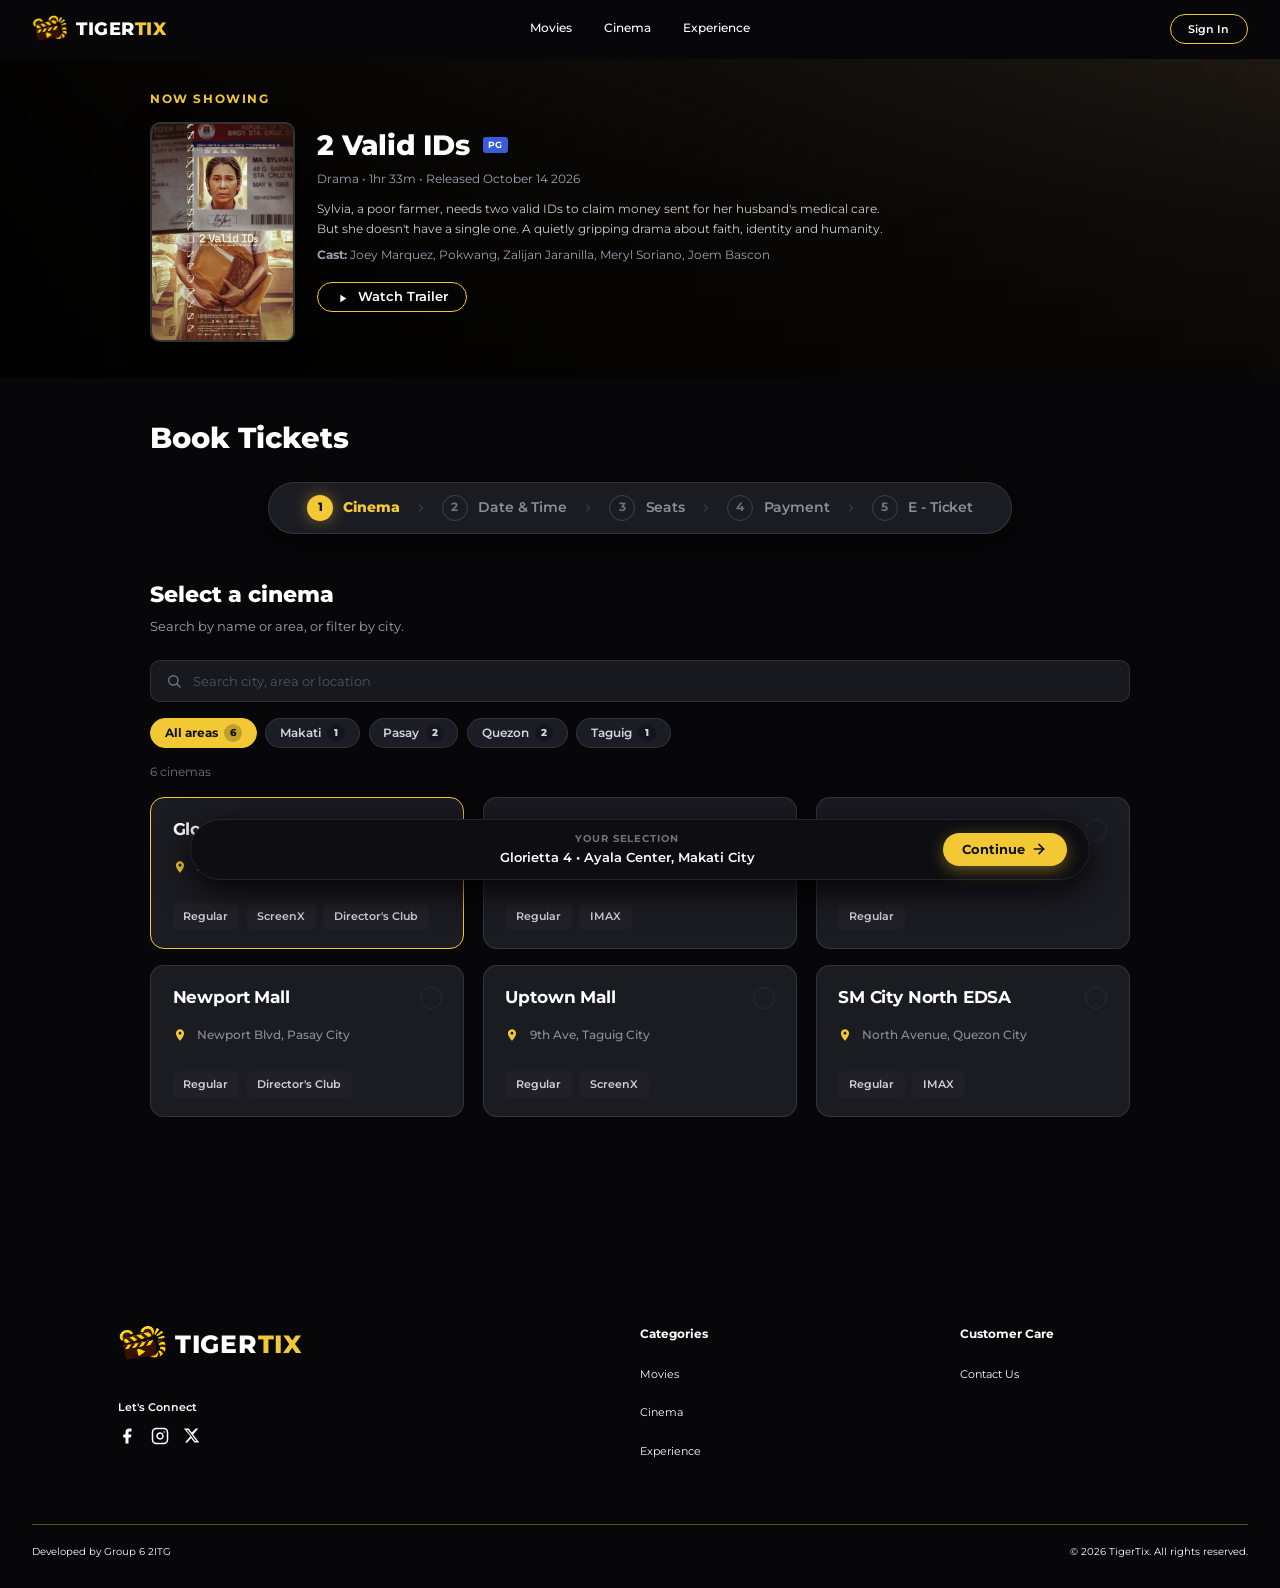
<file: booking.html>
<!DOCTYPE html>
<html lang="en">

<head>
  <meta charset="UTF-8">
  <meta name="viewport" content="width=device-width, initial-scale=1.0">
  <title>Book Tickets | TigerTix</title>
  <link rel="preconnect" href="https://fonts.googleapis.com">
  <link rel="preconnect" href="https://fonts.gstatic.com" crossorigin>
  <link href="https://fonts.googleapis.com/css2?family=Montserrat:wght@400;500;600;700;800&display=swap"
    rel="stylesheet">
  <link rel="stylesheet" href="styles.css">
  <link rel="stylesheet" href="booking.css">
  <link rel="stylesheet" href="auth-modal.css">
</head>

<body>

  <!-- ================= HEADER ================= -->
  <header class="site-header">
    <a href="index.html" class="brand" aria-label="TigerTix home">
      <img src="images/logo.png" alt="TigerTix logo" class="brand-logo">
      <span class="brand-text">TIGER<span>TIX</span></span>
    </a>

    <nav class="main-nav" aria-label="Main navigation">
      <a href="index.html">Movies</a>
      <a href="cinema.html">Cinema</a>
      <a href="experience.html">Experience</a>
    </nav>

    <div class="header-actions">
      <!-- GUEST STATE -->
      <a href="#" class="btn btn-outline btn-sm" id="navSignInBtn">Sign In</a>

      <!-- SIGNED-IN STATE (hidden by default; JS reveals it) -->
      <div class="nav-user-area" id="navUserArea" role="button" tabindex="0" aria-haspopup="true" aria-expanded="false"
        aria-label="User menu">
        <div class="nav-avatar" aria-hidden="true">
          <svg viewBox="0 0 24 24" xmlns="http://www.w3.org/2000/svg">
            <path
              d="M12 12c2.7 0 4.8-2.1 4.8-4.8S14.7 2.4 12 2.4 7.2 4.5 7.2 7.2 9.3 12 12 12zm0 2.4c-3.2 0-9.6 1.6-9.6 4.8v2.4h19.2v-2.4c0-3.2-6.4-4.8-9.6-4.8z" />
          </svg>
        </div>
        <span class="nav-greeting" id="navGreeting">Hi, User!</span>
        <svg class="nav-chevron" viewBox="0 0 24 24" fill="none" stroke-width="2.5" stroke-linecap="round"
          stroke-linejoin="round" aria-hidden="true">
          <polyline points="6 9 12 15 18 9"></polyline>
        </svg>
        <div class="nav-dropdown" id="navDropdown" role="menu">
          <a href="account-settings.html" role="menuitem">Account Details</a>
          <a href="account-settings.html#bookings" role="menuitem">Bookings &amp; Transactions</a>
          <a href="account-settings.html#password" role="menuitem">Change Password</a>
          <div class="nav-dropdown-divider"></div>
          <a href="#" class="nav-signout" id="navSignOut" role="menuitem">Log Out</a>
        </div>
      </div>
    </div>
  </header>

  <main>

    <!-- ================= MOVIE HERO BANNER ================= -->
    <section class="bk-movie-hero" id="bkMovieHero">
      <div class="bk-movie-hero-bg" id="bkMovieBg" aria-hidden="true"></div>
      <div class="bk-movie-hero-content">

        <span class="bk-eyebrow">Now Showing</span>

        <div class="bk-movie-row">
          <!-- Poster -->
          <div class="bk-poster-wrap">
            <div class="bk-poster-img" id="bkPosterImg" aria-hidden="true">
              <img id="bkPosterImgTag" src="images/2-valid-ids.jpeg" alt="Movie poster">
            </div>
          </div>

          <!-- Info -->
          <div class="bk-movie-info">
            <h1 class="bk-movie-title" id="bkMovieTitle">
              2 Valid IDs <span class="badge">PG</span>
            </h1>
            <p class="bk-movie-meta" id="bkMovieMeta">Drama &bull; 1hr 33m &bull; Released October 14 2026</p>
            <p class="bk-movie-desc" id="bkMovieDesc">
              Sylvia, a poor farmer, needs two valid IDs to claim money sent for her husband's medical care. But she
              doesn't have a single one. A quietly gripping drama about faith, identity and humanity.
            </p>
            <p class="bk-movie-cast" id="bkMovieCast">
              <strong>Cast:</strong> Joey Marquez, Pokwang, Zalijan Jaranilla, Meryl Soriano, Joem Bascon
            </p>
            <div class="bk-movie-actions">
              <button class="btn btn-outline btn-sm bk-btn-trailer" id="bkOpenTrailerBtn" type="button">
                <svg width="13" height="13" viewBox="0 0 24 24" fill="currentColor" aria-hidden="true"
                  style="margin-right:5px;vertical-align:middle">
                  <path d="M8 5v14l11-7z" />
                </svg>
                Watch Trailer
              </button>
            </div>
          </div>
        </div>

      </div>
    </section>

    <!-- ================= BOOKING FLOW ================= -->
    <section class="bk-flow-section" id="bkFlowSection">

      <h2 class="bk-flow-heading">Book Tickets</h2>

      <!-- 5-Step Progress Bar (Capsule Pill) -->
      <nav class="bk-stepper" aria-label="Booking steps">
        <div class="bk-step is-active" data-step="1">
          <div class="bk-step-num">1</div>
          <span class="bk-step-label">Cinema</span>
        </div>
        <div class="bk-step-arrow" data-after-step="1" aria-hidden="true">
          <svg width="12" height="12" viewBox="0 0 24 24" fill="none" stroke="currentColor" stroke-width="2.5"
            stroke-linecap="round" stroke-linejoin="round">
            <polyline points="9 18 15 12 9 6"></polyline>
          </svg>
        </div>
        <div class="bk-step" data-step="2">
          <div class="bk-step-num">2</div>
          <span class="bk-step-label">Date &amp; Time</span>
        </div>
        <div class="bk-step-arrow" data-after-step="2" aria-hidden="true">
          <svg width="12" height="12" viewBox="0 0 24 24" fill="none" stroke="currentColor" stroke-width="2.5"
            stroke-linecap="round" stroke-linejoin="round">
            <polyline points="9 18 15 12 9 6"></polyline>
          </svg>
        </div>
        <div class="bk-step" data-step="3">
          <div class="bk-step-num">3</div>
          <span class="bk-step-label">Seats</span>
        </div>
        <div class="bk-step-arrow" data-after-step="3" aria-hidden="true">
          <svg width="12" height="12" viewBox="0 0 24 24" fill="none" stroke="currentColor" stroke-width="2.5"
            stroke-linecap="round" stroke-linejoin="round">
            <polyline points="9 18 15 12 9 6"></polyline>
          </svg>
        </div>
        <div class="bk-step" data-step="4">
          <div class="bk-step-num">4</div>
          <span class="bk-step-label">Payment</span>
        </div>
        <div class="bk-step-arrow" data-after-step="4" aria-hidden="true">
          <svg width="12" height="12" viewBox="0 0 24 24" fill="none" stroke="currentColor" stroke-width="2.5"
            stroke-linecap="round" stroke-linejoin="round">
            <polyline points="9 18 15 12 9 6"></polyline>
          </svg>
        </div>
        <div class="bk-step" data-step="5">
          <div class="bk-step-num">5</div>
          <span class="bk-step-label">E - Ticket</span>
        </div>
      </nav>

      <!-- ============= STEP 1: SELECT CINEMA ============= -->
      <div class="bk-panel is-active" id="bkPanel1">
        <h3 class="bk-panel-title">Select a cinema</h3>
        <p class="bk-panel-sub">Search by name or area, or filter by city.</p>

        <!-- Search Box -->
        <div class="bk-cinema-search-wrap">
          <svg class="bk-search-ico" width="16" height="16" viewBox="0 0 24 24" fill="none" stroke="currentColor"
            stroke-width="2.2" stroke-linecap="round" stroke-linejoin="round" aria-hidden="true">
            <circle cx="11" cy="11" r="7" />
            <line x1="21" y1="21" x2="16.65" y2="16.65" />
          </svg>
          <input type="text" class="bk-cinema-search" id="cinemaSearch" placeholder="Search city, area or location"
            autocomplete="off">
        </div>

        <!-- City Filter Pills -->
        <div class="bk-city-pills" role="tablist" aria-label="Filter by city">
          <button class="bk-city-pill is-active" data-city="all" role="tab" aria-selected="true">All areas <span
              class="city-count">6</span></button>
          <button class="bk-city-pill" data-city="Makati" role="tab" aria-selected="false">Makati <span
              class="city-count">1</span></button>
          <button class="bk-city-pill" data-city="Pasay" role="tab" aria-selected="false">Pasay <span
              class="city-count">2</span></button>
          <button class="bk-city-pill" data-city="Quezon" role="tab" aria-selected="false">Quezon <span
              class="city-count">2</span></button>
          <button class="bk-city-pill" data-city="Taguig" role="tab" aria-selected="false">Taguig <span
              class="city-count">1</span></button>
        </div>

        <p class="bk-cinema-count" id="cinemaCount">6 cinemas</p>

        <!-- Cinema Grid -->
        <div class="bk-cinema-grid" id="cinemaGrid">

          <label class="bk-cinema-card is-selected" data-city="Makati" data-cinema="Glorietta 4"
            data-addr="Ayala Center, Makati City" data-formats="Regular ScreenX Director's Club">
            <input type="radio" name="cinema" value="Glorietta 4" checked>
            <div class="bk-cinema-card-inner">
              <div class="bk-cinema-top">
                <div class="bk-cinema-name-wrap">
                  <span class="bk-cinema-name">Glorietta 4</span>
                </div>
                <div class="bk-cinema-radio-dot"></div>
              </div>
              <p class="bk-cinema-addr">
                <svg width="11" height="11" viewBox="0 0 24 24" fill="currentColor" aria-hidden="true"
                  style="margin-right:3px;color:#f2c935;flex-shrink:0">
                  <path
                    d="M12 2C8.13 2 5 5.13 5 9c0 5.25 7 13 7 13s7-7.75 7-13c0-3.87-3.13-7-7-7zm0 9.5c-1.38 0-2.5-1.12-2.5-2.5s1.12-2.5 2.5-2.5 2.5 1.12 2.5 2.5-1.12 2.5-2.5 2.5z" />
                </svg>
                Ayala Center, Makati City
              </p>
              <div class="bk-cinema-formats">
                <span class="bk-fmt-tag">Regular</span>
                <span class="bk-fmt-tag">ScreenX</span>
                <span class="bk-fmt-tag">Director's Club</span>
              </div>
            </div>
          </label>

          <label class="bk-cinema-card" data-city="Pasay" data-cinema="SM Mall of Asia" data-addr="Pasay City"
            data-formats="Regular IMAX">
            <input type="radio" name="cinema" value="SM Mall of Asia">
            <div class="bk-cinema-card-inner">
              <div class="bk-cinema-top">
                <div class="bk-cinema-name-wrap">
                  <span class="bk-cinema-name">SM Mall of Asia</span>
                </div>
                <div class="bk-cinema-radio-dot"></div>
              </div>
              <p class="bk-cinema-addr">
                <svg width="11" height="11" viewBox="0 0 24 24" fill="currentColor" aria-hidden="true"
                  style="margin-right:3px;color:#f2c935;flex-shrink:0">
                  <path
                    d="M12 2C8.13 2 5 5.13 5 9c0 5.25 7 13 7 13s7-7.75 7-13c0-3.87-3.13-7-7-7zm0 9.5c-1.38 0-2.5-1.12-2.5-2.5s1.12-2.5 2.5-2.5 2.5 1.12 2.5 2.5-1.12 2.5-2.5 2.5z" />
                </svg>
                Pasay City
              </p>
              <div class="bk-cinema-formats">
                <span class="bk-fmt-tag">Regular</span>
                <span class="bk-fmt-tag">IMAX</span>
              </div>
            </div>
          </label>

          <label class="bk-cinema-card" data-city="Quezon" data-cinema="Robinsons Galleria"
            data-addr="Ortigas Avenue, Quezon City" data-formats="Regular">
            <input type="radio" name="cinema" value="Robinsons Galleria">
            <div class="bk-cinema-card-inner">
              <div class="bk-cinema-top">
                <div class="bk-cinema-name-wrap">
                  <span class="bk-cinema-name">Robinsons Galleria</span>
                </div>
                <div class="bk-cinema-radio-dot"></div>
              </div>
              <p class="bk-cinema-addr">
                <svg width="11" height="11" viewBox="0 0 24 24" fill="currentColor" aria-hidden="true"
                  style="margin-right:3px;color:#f2c935;flex-shrink:0">
                  <path
                    d="M12 2C8.13 2 5 5.13 5 9c0 5.25 7 13 7 13s7-7.75 7-13c0-3.87-3.13-7-7-7zm0 9.5c-1.38 0-2.5-1.12-2.5-2.5s1.12-2.5 2.5-2.5 2.5 1.12 2.5 2.5-1.12 2.5-2.5 2.5z" />
                </svg>
                Ortigas Avenue, Quezon City
              </p>
              <div class="bk-cinema-formats">
                <span class="bk-fmt-tag">Regular</span>
              </div>
            </div>
          </label>

          <label class="bk-cinema-card" data-city="Pasay" data-cinema="Newport Mall"
            data-addr="Newport Blvd, Pasay City" data-formats="Regular Director's Club">
            <input type="radio" name="cinema" value="Newport Mall">
            <div class="bk-cinema-card-inner">
              <div class="bk-cinema-top">
                <div class="bk-cinema-name-wrap">
                  <span class="bk-cinema-name">Newport Mall</span>
                </div>
                <div class="bk-cinema-radio-dot"></div>
              </div>
              <p class="bk-cinema-addr">
                <svg width="11" height="11" viewBox="0 0 24 24" fill="currentColor" aria-hidden="true"
                  style="margin-right:3px;color:#f2c935;flex-shrink:0">
                  <path
                    d="M12 2C8.13 2 5 5.13 5 9c0 5.25 7 13 7 13s7-7.75 7-13c0-3.87-3.13-7-7-7zm0 9.5c-1.38 0-2.5-1.12-2.5-2.5s1.12-2.5 2.5-2.5 2.5 1.12 2.5 2.5-1.12 2.5-2.5 2.5z" />
                </svg>
                Newport Blvd, Pasay City
              </p>
              <div class="bk-cinema-formats">
                <span class="bk-fmt-tag">Regular</span>
                <span class="bk-fmt-tag">Director's Club</span>
              </div>
            </div>
          </label>

          <label class="bk-cinema-card" data-city="Taguig" data-cinema="Uptown Mall" data-addr="9th Ave, Taguig City"
            data-formats="Regular ScreenX">
            <input type="radio" name="cinema" value="Uptown Mall">
            <div class="bk-cinema-card-inner">
              <div class="bk-cinema-top">
                <div class="bk-cinema-name-wrap">
                  <span class="bk-cinema-name">Uptown Mall</span>
                </div>
                <div class="bk-cinema-radio-dot"></div>
              </div>
              <p class="bk-cinema-addr">
                <svg width="11" height="11" viewBox="0 0 24 24" fill="currentColor" aria-hidden="true"
                  style="margin-right:3px;color:#f2c935;flex-shrink:0">
                  <path
                    d="M12 2C8.13 2 5 5.13 5 9c0 5.25 7 13 7 13s7-7.75 7-13c0-3.87-3.13-7-7-7zm0 9.5c-1.38 0-2.5-1.12-2.5-2.5s1.12-2.5 2.5-2.5 2.5 1.12 2.5 2.5-1.12 2.5-2.5 2.5z" />
                </svg>
                9th Ave, Taguig City
              </p>
              <div class="bk-cinema-formats">
                <span class="bk-fmt-tag">Regular</span>
                <span class="bk-fmt-tag">ScreenX</span>
              </div>
            </div>
          </label>

          <label class="bk-cinema-card" data-city="Quezon" data-cinema="SM City North EDSA"
            data-addr="North Avenue, Quezon City" data-formats="Regular IMAX">
            <input type="radio" name="cinema" value="SM City North EDSA">
            <div class="bk-cinema-card-inner">
              <div class="bk-cinema-top">
                <div class="bk-cinema-name-wrap">
                  <span class="bk-cinema-name">SM City North EDSA</span>
                </div>
                <div class="bk-cinema-radio-dot"></div>
              </div>
              <p class="bk-cinema-addr">
                <svg width="11" height="11" viewBox="0 0 24 24" fill="currentColor" aria-hidden="true"
                  style="margin-right:3px;color:#f2c935;flex-shrink:0">
                  <path
                    d="M12 2C8.13 2 5 5.13 5 9c0 5.25 7 13 7 13s7-7.75 7-13c0-3.87-3.13-7-7-7zm0 9.5c-1.38 0-2.5-1.12-2.5-2.5s1.12-2.5 2.5-2.5 2.5 1.12 2.5 2.5-1.12 2.5-2.5 2.5z" />
                </svg>
                North Avenue, Quezon City
              </p>
              <div class="bk-cinema-formats">
                <span class="bk-fmt-tag">Regular</span>
                <span class="bk-fmt-tag">IMAX</span>
              </div>
            </div>
          </label>

        </div>
      </div>

      <!-- ============= STEP 2: DATE & TIME ============= -->
      <div class="bk-panel" id="bkPanel2">
        <h3 class="bk-panel-title">Select date and time</h3>
        <p class="bk-panel-sub">Choose a day, filter by experience if you like, then pick a showtime.</p>

        <!-- Outer Container Card -->
        <div class="bk-dt-card-container">

          <!-- Section 1: Date -->
          <div class="bk-dt-section">
            <h4 class="bk-dt-section-title">Date</h4>
            <div class="bk-dt-date-grid" id="bkDateRow">
              <button type="button" class="bk-dt-date-card is-active" data-date="Today" data-day="29" data-month="Nov"
                data-day-name="Sun">
                <span class="bk-dt-day-name">Today</span>
                <div class="bk-dt-day-val">
                  <span class="bk-dt-num">29</span>
                  <span class="bk-dt-month">Nov</span>
                </div>
              </button>

              <button type="button" class="bk-dt-date-card" data-date="Tomorrow" data-day="30" data-month="Nov"
                data-day-name="Mon">
                <span class="bk-dt-day-name">Tomorrow</span>
                <div class="bk-dt-day-val">
                  <span class="bk-dt-num">30</span>
                  <span class="bk-dt-month">Nov</span>
                </div>
              </button>

              <button type="button" class="bk-dt-date-card" data-date="Tue" data-day="1" data-month="Dec"
                data-day-name="Tue">
                <span class="bk-dt-day-name">Tue</span>
                <div class="bk-dt-day-val">
                  <span class="bk-dt-num">1</span>
                  <span class="bk-dt-month">Dec</span>
                </div>
              </button>

              <button type="button" class="bk-dt-date-card" data-date="Wed" data-day="2" data-month="Dec"
                data-day-name="Wed">
                <span class="bk-dt-day-name">Wed</span>
                <div class="bk-dt-day-val">
                  <span class="bk-dt-num">2</span>
                  <span class="bk-dt-month">Dec</span>
                </div>
              </button>
            </div>
          </div>

          <!-- Section 2: Format Filter Capsule -->
          <div class="bk-dt-section">
            <h4 class="bk-dt-section-title">Experience</h4>
            <div class="bk-dt-format-track" role="tablist" aria-label="Filter showtimes by experience">
              <div class="bk-dt-fmt-glider" id="bkFmtGlider" aria-hidden="true"></div>
              <button type="button" class="bk-dt-fmt-btn is-active" data-format="all" role="tab" aria-selected="true">
                <span class="bk-dt-fmt-label">All Experience</span>
                <span class="bk-dt-fmt-count">4</span>
              </button>
              <button type="button" class="bk-dt-fmt-btn" data-format="Regular" role="tab" aria-selected="false">
                <span class="bk-dt-fmt-label">Regular</span>
                <span class="bk-dt-fmt-count">4</span>
              </button>
              <button type="button" class="bk-dt-fmt-btn" data-format="IMAX" role="tab" aria-selected="false">
                <span class="bk-dt-fmt-label">IMAX</span>
                <span class="bk-dt-fmt-count">2</span>
              </button>
              <button type="button" class="bk-dt-fmt-btn" data-format="ScreenX" role="tab" aria-selected="false">
                <span class="bk-dt-fmt-label">ScreenX</span>
                <span class="bk-dt-fmt-count">4</span>
              </button>
              <button type="button" class="bk-dt-fmt-btn" data-format="Director's Club" role="tab"
                aria-selected="false">
                <span class="bk-dt-fmt-label">Director's Club</span>
                <span class="bk-dt-fmt-count">4</span>
              </button>
            </div>
          </div>

          <!-- Horizontal Divider -->
          <div class="bk-dt-divider" aria-hidden="true"></div>

          <!-- Section 3: Showtime -->
          <div class="bk-dt-section" id="bkTimeSlotsSection">
            <h4 class="bk-dt-section-title" style="margin-bottom: 0.95rem;">Showtime</h4>
            <div id="bkTimeSlotsContainer">
            <!-- Regular Category -->
            <div class="bk-dt-showtime-group" data-group-format="Regular">
              <div class="bk-dt-cat-header">
                <span class="bk-dt-cat-name">Regular</span>
                <span class="bk-dt-cat-count">4 showtimes</span>
              </div>
              <div class="bk-dt-time-row">
                <button type="button" class="bk-dt-time-btn" data-format="Regular" data-time="11:30 AM">
                  <svg class="bk-time-check-ico" width="12" height="12" viewBox="0 0 24 24" fill="none"
                    stroke="currentColor" stroke-width="3.5" stroke-linecap="round" stroke-linejoin="round"
                    aria-hidden="true">
                  <polyline points="20 6 9 17 4 12"></polyline>
                </svg>
                11:30 AM
              </button>
              <button type="button" class="bk-dt-time-btn is-active" data-format="Regular" data-time="12:10 PM">
                <svg class="bk-time-check-ico" width="12" height="12" viewBox="0 0 24 24" fill="none"
                  stroke="currentColor" stroke-width="3.5" stroke-linecap="round" stroke-linejoin="round"
                  aria-hidden="true">
                  <polyline points="20 6 9 17 4 12"></polyline>
                </svg>
                12:10 PM
              </button>
              <button type="button" class="bk-dt-time-btn" data-format="Regular" data-time="2:35 PM">
                <svg class="bk-time-check-ico" width="12" height="12" viewBox="0 0 24 24" fill="none"
                  stroke="currentColor" stroke-width="3.5" stroke-linecap="round" stroke-linejoin="round"
                  aria-hidden="true">
                  <polyline points="20 6 9 17 4 12"></polyline>
                </svg>
                2:35 PM
              </button>
              <button type="button" class="bk-dt-time-btn" data-format="Regular" data-time="5:30 PM">
                <svg class="bk-time-check-ico" width="12" height="12" viewBox="0 0 24 24" fill="none"
                  stroke="currentColor" stroke-width="3.5" stroke-linecap="round" stroke-linejoin="round"
                  aria-hidden="true">
                  <polyline points="20 6 9 17 4 12"></polyline>
                </svg>
                5:30 PM
              </button>
            </div>
          </div>

          <!-- IMAX Category -->
          <div class="bk-dt-showtime-group" data-group-format="IMAX" style="margin-top: 1.4rem;">
            <div class="bk-dt-cat-header">
              <span class="bk-dt-cat-name">IMAX</span>
              <span class="bk-dt-cat-count">2 showtimes</span>
            </div>
            <div class="bk-dt-time-row">
              <button type="button" class="bk-dt-time-btn" data-format="IMAX" data-time="1:45 PM">
                <svg class="bk-time-check-ico" width="12" height="12" viewBox="0 0 24 24" fill="none"
                  stroke="currentColor" stroke-width="3.5" stroke-linecap="round" stroke-linejoin="round"
                  aria-hidden="true">
                  <polyline points="20 6 9 17 4 12"></polyline>
                </svg>
                1:45 PM
              </button>
              <button type="button" class="bk-dt-time-btn" data-format="IMAX" data-time="6:15 PM">
                <svg class="bk-time-check-ico" width="12" height="12" viewBox="0 0 24 24" fill="none"
                  stroke="currentColor" stroke-width="3.5" stroke-linecap="round" stroke-linejoin="round"
                  aria-hidden="true">
                  <polyline points="20 6 9 17 4 12"></polyline>
                </svg>
                6:15 PM
              </button>
            </div>
          </div>

          <!-- ScreenX Category -->
          <div class="bk-dt-showtime-group" data-group-format="ScreenX" style="margin-top: 1.4rem;">
            <div class="bk-dt-cat-header">
              <span class="bk-dt-cat-name">ScreenX</span>
              <span class="bk-dt-cat-count">2 showtimes</span>
            </div>
            <div class="bk-dt-time-row">
              <button type="button" class="bk-dt-time-btn" data-format="ScreenX" data-time="7:30 PM">
                <svg class="bk-time-check-ico" width="12" height="12" viewBox="0 0 24 24" fill="none"
                  stroke="currentColor" stroke-width="3.5" stroke-linecap="round" stroke-linejoin="round"
                  aria-hidden="true">
                  <polyline points="20 6 9 17 4 12"></polyline>
                </svg>
                7:30 PM
              </button>
              <button type="button" class="bk-dt-time-btn" data-format="ScreenX" data-time="9:45 PM">
                <svg class="bk-time-check-ico" width="12" height="12" viewBox="0 0 24 24" fill="none"
                  stroke="currentColor" stroke-width="3.5" stroke-linecap="round" stroke-linejoin="round"
                  aria-hidden="true">
                  <polyline points="20 6 9 17 4 12"></polyline>
                </svg>
                9:45 PM
              </button>
            </div>
          </div>

          <!-- Director's Club Category -->
          <div class="bk-dt-showtime-group" data-group-format="Director's Club" style="margin-top: 1.4rem;">
            <div class="bk-dt-cat-header">
              <span class="bk-dt-cat-name">Director's Club</span>
              <span class="bk-dt-cat-count">2 showtimes</span>
            </div>
            <div class="bk-dt-time-row">
              <button type="button" class="bk-dt-time-btn" data-format="Director's Club" data-time="7:30 PM">
                <svg class="bk-time-check-ico" width="12" height="12" viewBox="0 0 24 24" fill="none"
                  stroke="currentColor" stroke-width="3.5" stroke-linecap="round" stroke-linejoin="round"
                  aria-hidden="true">
                  <polyline points="20 6 9 17 4 12"></polyline>
                </svg>
                7:30 PM
              </button>
              <button type="button" class="bk-dt-time-btn" data-format="Director's Club" data-time="9:45 PM">
                <svg class="bk-time-check-ico" width="12" height="12" viewBox="0 0 24 24" fill="none"
                  stroke="currentColor" stroke-width="3.5" stroke-linecap="round" stroke-linejoin="round"
                  aria-hidden="true">
                  <polyline points="20 6 9 17 4 12"></polyline>
                </svg>
                9:45 PM
              </button>
            </div>
          </div>
          </div>

        </div>

        </div> <!-- /.bk-dt-card-container -->
      </div>

      <!-- ============= STEP 3: SEATS ============= -->
      <div class="bk-panel" id="bkPanel3">
        <h3 class="bk-panel-title">Select Seats</h3>
        <p class="bk-panel-sub">Click on available seats to reserve</p>

        <!-- Outer Seat Card Container -->
        <div class="bk-seat-card-container">

          <!-- Cinema Screen Indicator -->
          <div class="bk-screen-container">
            <div class="bk-screen-bar-wrap">
              <div class="bk-screen-endpoint"></div>
              <div class="bk-screen-line"></div>
              <div class="bk-screen-endpoint"></div>
            </div>
            <p class="bk-screen-sub">Cinema screen this way</p>
          </div>

          <!-- Inner Seats Card -->
          <div class="bk-seats-inner-card">
            <div class="bk-seat-map" id="bkSeatMap" aria-label="Seat selection grid">
              <!-- Rows generated by JS -->
            </div>

            <!-- Legend -->
            <div class="bk-seat-legend">
              <div class="bk-legend-item">
                <span class="bk-legend-box available"></span>
                <span class="bk-legend-text">Available</span>
              </div>
              <div class="bk-legend-item">
                <span class="bk-legend-box unavailable"></span>
                <span class="bk-legend-text">Unavailable</span>
              </div>
              <div class="bk-legend-item">
                <span class="bk-legend-box selected"></span>
                <span class="bk-legend-text is-gold">Selected</span>
              </div>
            </div>
          </div>

          <!-- Seat Selection Summary Strip (Clean in-content display) -->
          <div class="bk-seat-summary-strip">
            <div class="bk-seat-strip-col">
              <span class="bk-seat-strip-label">Selected Seats:</span>
              <span class="bk-seat-strip-val is-gold" id="sumSeats">None</span>
            </div>
            <div class="bk-seat-strip-col bk-seat-strip-price-col">
              <span class="bk-seat-strip-label">Total Price:</span>
              <span class="bk-seat-strip-price" id="sumTotal">₱0.00</span>
            </div>
          </div>

        </div> <!-- /.bk-seat-card-container -->
      </div>

      <!-- ============= STEP 4: PAYMENT ============= -->
      <div class="bk-panel" id="bkPanel4">
        <h3 class="bk-panel-title">Booking summary and payment</h3>
        <p class="bk-panel-sub">Check your order, then choose how to pay.</p>

        <!-- Outer Card Container (2-Column Grid) -->
        <div class="bk-pay-card-container">

          <!-- Left Column: Ticket Summary -->
          <div class="bk-ts-card">
            <h4 class="bk-ts-title">Ticket Summary</h4>
            <div class="bk-ts-title-divider"></div>

            <!-- Movie -->
            <div class="bk-ts-block">
              <span class="bk-ts-label">MOVIE</span>
              <div class="bk-ts-val" id="tsMovie">2 Valid IDs</div>
            </div>
            <div class="bk-ts-divider"></div>

            <!-- Cinema -->
            <div class="bk-ts-block">
              <div class="bk-ts-row-header">
                <span class="bk-ts-label">CINEMA</span>
                <button type="button" class="bk-ts-change-btn" data-goto="1">Change</button>
              </div>
              <div class="bk-ts-val" id="tsCinema">Glorietta 4</div>
              <div class="bk-ts-sub" id="tsCinemaAddr">Ayala Center, Makati City</div>
            </div>
            <div class="bk-ts-divider"></div>

            <!-- Date and Time -->
            <div class="bk-ts-block">
              <div class="bk-ts-row-header">
                <span class="bk-ts-label">DATE AND TIME</span>
                <button type="button" class="bk-ts-change-btn" data-goto="2">Change</button>
              </div>
              <div class="bk-ts-val" id="tsDateTime">Sun 29 Nov &bull; 7:30 PM</div>
              <div class="bk-ts-sub" id="tsFormat">Regular &bull; 2D</div>
            </div>
            <div class="bk-ts-divider"></div>

            <!-- Seats -->
            <div class="bk-ts-block">
              <div class="bk-ts-row-header">
                <span class="bk-ts-label">SEATS</span>
                <button type="button" class="bk-ts-change-btn" data-goto="3">Change</button>
              </div>
              <div class="bk-ts-val" id="tsSeats">None selected</div>
              <div class="bk-ts-sub" id="tsSeatCalc">0 tickets x ₱350.00</div>
            </div>
            <div class="bk-ts-divider"></div>

            <!-- Total -->
            <div class="bk-ts-total-row">
              <span class="bk-ts-total-label">Total</span>
              <span class="bk-ts-total-val" id="tsTotal">₱0.00</span>
            </div>
          </div>

          <!-- Right Column: Payment Method -->
          <div class="bk-pm-section">
            <h4 class="bk-pm-title">Payment Method</h4>

            <!-- Option 1: Credit or debit card -->
            <div class="bk-pay-box is-active" data-method="card">
              <div class="bk-pay-header" role="button" tabindex="0">
                <div class="bk-pay-header-left">
                  <div class="bk-radio-outer">
                    <div class="bk-radio-inner"></div>
                  </div>
                  <span class="bk-pay-title">Credit or debit card</span>
                </div>
                <div class="bk-card-logos">
                  <!-- PayPal -->
                  <span class="bk-brand-badge paypal">
                    <svg width="38" height="13" viewBox="0 0 60 18" fill="none" xmlns="http://www.w3.org/2000/svg">
                      <path
                        d="M7.4 2.5H2.8C2.5 2.5 2.2 2.7 2.1 3L0.2 15.3C0.1 15.6 0.3 15.8 0.6 15.8H2.8C3.1 15.8 3.3 15.6 3.4 15.3L4.3 9.4C4.4 9.1 4.6 8.9 4.9 8.9H6.3C9.7 8.9 12 7.5 12.5 4.3C12.7 3 12.3 2.5 11.2 2.5H7.4ZM8.4 6C8.1 7.6 6.8 7.6 5.3 7.6H4.7L5.3 3.9H6.2C7.3 3.9 8.6 3.9 8.4 6Z"
                        fill="#003087" />
                      <path
                        d="M12.9 5.5H8.3C8 5.5 7.7 5.7 7.6 6L5.7 18.3C5.6 18.6 5.8 18.8 6.1 18.8H8.3C8.6 18.8 8.8 18.6 8.9 18.3L9.8 12.4C9.9 12.1 10.1 11.9 10.4 11.9H11.8C15.2 11.9 17.5 10.5 18 7.3C18.2 6 17.8 5.5 16.7 5.5H12.9ZM13.9 9C13.6 10.6 12.3 10.6 10.8 10.6H10.2L10.8 6.9H11.7C12.8 6.9 14.1 6.9 13.9 9Z"
                        fill="#0079C1" />
                    </svg>
                  </span>
                  <!-- Mastercard -->
                  <span class="bk-brand-badge mastercard">
                    <svg width="26" height="16" viewBox="0 0 36 22" fill="none">
                      <circle cx="13" cy="11" r="10" fill="#EB001B" />
                      <circle cx="23" cy="11" r="10" fill="#F79E1B" fill-opacity="0.85" />
                    </svg>
                  </span>
                  <!-- VISA -->
                  <span class="bk-brand-badge visa">
                    <span class="bk-visa-text">VISA</span>
                  </span>
                </div>
              </div>

              <!-- Card Input Fields -->
              <div class="bk-pay-fields">
                <div class="bk-pay-field">
                  <label class="bk-field-label" for="cardNum">Card Number</label>
                  <input type="text" class="bk-form-input" id="cardNum" placeholder="1234 1234 1234 1234" maxlength="19"
                    autocomplete="cc-number" inputmode="numeric">
                  <div class="bk-field-error" id="cardNumError"></div>
                </div>

                <div class="bk-pay-row-2">
                  <div class="bk-pay-field">
                    <label class="bk-field-label" for="cardExp">Expiration Date</label>
                    <input type="text" class="bk-form-input" id="cardExp" placeholder="MM/YY" maxlength="5"
                      autocomplete="cc-exp" inputmode="numeric">
                    <div class="bk-field-error" id="cardExpError"></div>
                  </div>
                  <div class="bk-pay-field">
                    <label class="bk-field-label" for="cardCvc">CVV / CVC</label>
                    <div class="pw-field-wrap">
                      <input class="bk-form-input" type="password" id="cardCvc" placeholder="123" maxlength="3"
                        autocomplete="cc-csc" inputmode="numeric">
                      <button type="button" class="pw-toggle-btn" aria-label="Show/hide CVC">
                        <svg class="eye-icon" xmlns="http://www.w3.org/2000/svg" width="18" height="18"
                          viewBox="0 0 24 24" fill="none" stroke="currentColor" stroke-width="2" stroke-linecap="round"
                          stroke-linejoin="round">
                          <path d="M1 12s4-8 11-8 11 8 11 8-4 8-11 8-11-8z" />
                          <circle cx="12" cy="12" r="3" />
                        </svg>
                        <svg class="eye-off-icon" xmlns="http://www.w3.org/2000/svg" width="18" height="18"
                          viewBox="0 0 24 24" fill="none" stroke="currentColor" stroke-width="2" stroke-linecap="round"
                          stroke-linejoin="round" style="display:none">
                          <path
                            d="M17.94 17.94A10.07 10.07 0 0 1 12 20c-7 0-11-8-11-8a18.45 18.45 0 0 1 5.06-5.94M9.9 4.24A9.12 9.12 0 0 1 12 4c7 0 11 8 11 8a18.5 18.5 0 0 1-2.16 3.19m-6.72-1.07a3 3 0 1 1-4.24-4.24" />
                          <line x1="1" y1="1" x2="23" y2="23" />
                        </svg>
                      </button>
                    </div>
                    <div class="bk-field-error" id="cardCvcError"></div>
                  </div>
                </div>

                <div class="bk-pay-field">
                  <label class="bk-field-label" for="cardName">Name on card</label>
                  <input type="text" class="bk-form-input" id="cardName" placeholder="First and Last Name"
                    autocomplete="cc-name">
                  <div class="bk-field-error" id="cardNameError"></div>
                </div>

                <div class="bk-pay-field">
                  <label class="bk-field-label" for="payEmail">Email</label>
                  <input type="email" class="bk-form-input" id="payEmail" placeholder="Your email" autocomplete="email">
                  <div class="bk-field-error" id="payEmailError"></div>
                </div>
              </div>
            </div>

            <!-- Option 2: GCash -->
            <div class="bk-pay-box" data-method="gcash" data-label="GCash">
              <div class="bk-pay-header" role="button" tabindex="0">
                <div class="bk-pay-header-left">
                  <div class="bk-radio-outer">
                    <div class="bk-radio-inner"></div>
                  </div>
                  <span class="bk-pay-title">Gcash</span>
                </div>
                <div class="bk-card-logos">
                  <span class="bk-brand-badge gcash-badge">
                    <span class="bk-gcash-text">G! GCash</span>
                  </span>
                </div>
              </div>
              <div class="bk-pay-fields bk-wallet-fields" style="display: none;">
                <div class="bk-wallet-amount-row">
                  <span class="bk-wallet-amount-label">Amount to approve</span>
                  <span class="bk-wallet-amount-val" id="gcashAmountVal">&#8369;350.00</span>
                </div>
                <div class="bk-wallet-steps">
                  <div class="bk-wallet-step">
                    <span class="bk-wallet-step-num">1</span>
                    <span class="bk-wallet-step-txt">Proceed to GCash, where you will be redirected to its official
                      website to complete your payment.</span>
                  </div>
                  <div class="bk-wallet-step">
                    <span class="bk-wallet-step-num">2</span>
                    <span class="bk-wallet-step-txt">Authorize the <span id="gcashStepAmt">&#8369;350.00</span> payment
                      via GCash</span>
                  </div>
                  <div class="bk-wallet-step">
                    <span class="bk-wallet-step-num">3</span>
                    <span class="bk-wallet-step-txt">You will be redirected back to this page, and your e-ticket will be
                      sent to your registered email address.</span>
                  </div>
                </div>
                <div class="bk-wallet-security">
                  <svg width="14" height="14" viewBox="0 0 24 24" fill="none" stroke="currentColor" stroke-width="2"
                    stroke-linecap="round" stroke-linejoin="round" aria-hidden="true">
                    <rect x="3" y="11" width="18" height="11" rx="2" ry="2"></rect>
                    <path d="M7 11V7a5 5 0 0 1 10 0v4"></path>
                  </svg>
                  <span>You will sign in through GCash’s official website, where your credentials will remain secure and
                    confidential.</span>
                </div>
              </div>
            </div>

            <!-- Option 3: Maya -->
            <div class="bk-pay-box" data-method="maya" data-label="Maya">
              <div class="bk-pay-header" role="button" tabindex="0">
                <div class="bk-pay-header-left">
                  <div class="bk-radio-outer">
                    <div class="bk-radio-inner"></div>
                  </div>
                  <span class="bk-pay-title">Maya</span>
                </div>
                <div class="bk-card-logos">
                  <span class="bk-brand-badge maya-badge">
                    <span class="bk-maya-text">maya</span>
                  </span>
                </div>
              </div>
              <div class="bk-pay-fields bk-wallet-fields" style="display: none;">
                <div class="bk-wallet-amount-row">
                  <span class="bk-wallet-amount-label">Amount to approve</span>
                  <span class="bk-wallet-amount-val" id="mayaAmountVal">&#8369;350.00</span>
                </div>
                <div class="bk-wallet-steps">
                  <div class="bk-wallet-step">
                    <span class="bk-wallet-step-num">1</span>
                    <span class="bk-wallet-step-txt">Proceed to Maya, where you will be redirected to its official
                      website to complete your payment.</span>
                  </div>
                  <div class="bk-wallet-step">
                    <span class="bk-wallet-step-num">2</span>
                    <span class="bk-wallet-step-txt">Authorize the <span id="mayaStepAmt">&#8369;350.00</span> payment
                      via Maya</span>
                  </div>
                  <div class="bk-wallet-step">
                    <span class="bk-wallet-step-num">3</span>
                    <span class="bk-wallet-step-txt">You will be redirected back to this page, and your e-ticket will be
                      sent to your registered email address.</span>
                  </div>
                </div>
                <div class="bk-wallet-security">
                  <svg width="14" height="14" viewBox="0 0 24 24" fill="none" stroke="currentColor" stroke-width="2"
                    stroke-linecap="round" stroke-linejoin="round" aria-hidden="true">
                    <rect x="3" y="11" width="18" height="11" rx="2" ry="2"></rect>
                    <path d="M7 11V7a5 5 0 0 1 10 0v4"></path>
                  </svg>
                  <span>You will sign in through Maya’s official website, where your credentials will remain secure and
                    confidential.</span>
                </div>
              </div>
            </div>

            <!-- Option 4: GrabPay -->
            <div class="bk-pay-box" data-method="grabpay" data-label="GrabPay">
              <div class="bk-pay-header" role="button" tabindex="0">
                <div class="bk-pay-header-left">
                  <div class="bk-radio-outer">
                    <div class="bk-radio-inner"></div>
                  </div>
                  <span class="bk-pay-title">GrabPay</span>
                </div>
                <div class="bk-card-logos">
                  <span class="bk-brand-badge grabpay-badge">
                    <span class="bk-grabpay-text">GrabPay</span>
                  </span>
                </div>
              </div>
              <div class="bk-pay-fields bk-wallet-fields" style="display: none;">
                <div class="bk-wallet-amount-row">
                  <span class="bk-wallet-amount-label">Amount to approve</span>
                  <span class="bk-wallet-amount-val" id="grabpayAmountVal">&#8369;350.00</span>
                </div>
                <div class="bk-wallet-steps">
                  <div class="bk-wallet-step">
                    <span class="bk-wallet-step-num">1</span>
                    <span class="bk-wallet-step-txt">Proceed to GrabPay, where you will be redirected to its official
                      website to complete your payment.</span>
                  </div>
                  <div class="bk-wallet-step">
                    <span class="bk-wallet-step-num">2</span>
                    <span class="bk-wallet-step-txt">Authorize the <span id="grabpayStepAmt">&#8369;350.00</span>
                      payment
                      via GrabPay</span>
                  </div>
                  <div class="bk-wallet-step">
                    <span class="bk-wallet-step-num">3</span>
                    <span class="bk-wallet-step-txt">You will be redirected back to this page, and your e-ticket will be
                      sent to your registered email address.</span>
                  </div>
                </div>
                <div class="bk-wallet-security">
                  <svg width="14" height="14" viewBox="0 0 24 24" fill="none" stroke="currentColor" stroke-width="2"
                    stroke-linecap="round" stroke-linejoin="round" aria-hidden="true">
                    <rect x="3" y="11" width="18" height="11" rx="2" ry="2"></rect>
                    <path d="M7 11V7a5 5 0 0 1 10 0v4"></path>
                  </svg>
                  <span>You will sign in through GrabPay's official website, where your credentials will remain secure
                    and
                    confidential.</span>
                </div>
              </div>
            </div>

          </div> <!-- /.bk-pm-section -->

        </div> <!-- /.bk-pay-card-container -->
      </div>

      <!-- ============= STEP 5: E-TICKET ============= -->
      <div class="bk-panel" id="bkPanel5">
        <div class="bk-confirm-hero">
          <div class="bk-success-icon">
            <svg width="28" height="28" viewBox="0 0 24 24" fill="none" stroke="#111" stroke-width="3.2"
              stroke-linecap="round" stroke-linejoin="round" aria-hidden="true">
              <polyline points="20 6 9 17 4 12" />
            </svg>
          </div>
          <h3 class="bk-confirm-title">Reservation Confirmed!</h3>
          <p class="bk-confirm-sub">Your movie seats have been confirmed. An e-ticket voucher has been sent to your
            registered email.</p>
        </div>

        <!-- Outer Dark Card Wrapper -->
        <div class="bk-ticket-outer-container">
          <!-- The Voucher Pass -->
          <div class="bk-pass-ticket">
            <!-- Left Pass Portion -->
            <div class="bk-pass-left">
              <div class="bk-pass-top-row">
                <div class="bk-pass-brand">
                  <img src="images/logo.png" alt="TigerTix" class="bk-pass-logo-img">
                  <span class="bk-pass-brand-text"><span class="brand-t-white">TIGER</span><span
                      class="brand-t-gold">TIX</span></span>
                </div>
                <div class="bk-pass-paid-badge">
                  <svg width="12" height="12" viewBox="0 0 24 24" fill="none" stroke="currentColor" stroke-width="3"
                    stroke-linecap="round" stroke-linejoin="round" aria-hidden="true">
                    <polyline points="20 6 9 17 4 12" />
                  </svg>
                  PAID
                </div>
              </div>

              <div class="bk-pass-divider"></div>

              <div class="bk-pass-ref-row">
                <div class="bk-pass-ref-col">
                  <span class="bk-pass-label">REFERENCE CODE</span>
                  <span class="bk-pass-ref-val" id="eTicketRef">TIX-00001</span>
                </div>
                <button type="button" class="bk-pass-copy-btn" id="bkCopyRefBtn">
                  <svg width="13" height="13" viewBox="0 0 24 24" fill="none" stroke="currentColor" stroke-width="2"
                    stroke-linecap="round" stroke-linejoin="round" aria-hidden="true">
                    <rect x="9" y="9" width="13" height="13" rx="2" ry="2" />
                    <path d="M5 15H4a2 2 0 0 1-2-2V4a2 2 0 0 1 2-2h9a2 2 0 0 1 2 2v1" />
                  </svg>
                  <span id="bkCopyBtnTxt">Copy</span>
                </button>
              </div>

              <div class="bk-pass-divider"></div>

              <div class="bk-pass-info-body">
                <div class="bk-pass-movie-block">
                  <span class="bk-pass-label">MOVIE</span>
                  <span class="bk-pass-movie-title" id="etTitle">Toy Story 5</span>
                </div>

                <div class="bk-pass-datetime-grid">
                  <div class="bk-pass-dt-col">
                    <span class="bk-pass-label">DATE</span>
                    <span class="bk-pass-val" id="etDate">Sun 29 Nov</span>
                  </div>
                  <div class="bk-pass-dt-col">
                    <span class="bk-pass-label">TIME</span>
                    <span class="bk-pass-val" id="etTime">7:30 PM</span>
                  </div>
                  <div class="bk-pass-dt-col">
                    <span class="bk-pass-label">SEATS</span>
                    <span class="bk-pass-val bk-pass-val-gold" id="etSeats">-</span>
                  </div>
                </div>

                <div class="bk-pass-location-row">
                  <div class="bk-pass-loc-col">
                    <span class="bk-pass-label">CINEMA</span>
                    <span class="bk-pass-val" id="etCinema">Glorietta 4</span>
                    <span class="bk-pass-sub" id="etCinemaNum" style="color:#f2c935;font-weight:700;">Cinema 1</span>
                    <span class="bk-pass-sub" id="etAddr">Ayala Center, Makati City</span>
                  </div>
                  <div class="bk-pass-loc-col">
                    <span class="bk-pass-label">FORMAT</span>
                    <span class="bk-pass-val" id="etFormat">Regular &bull; 2D</span>
                    <span class="bk-pass-sub" id="etOrderSub">Order #1234 &bull; &#8369;350.00 paid</span>
                  </div>
                </div>
              </div>
            </div>

            <!-- Vertical Perforated Stub Line -->
            <div class="bk-pass-stub-divider">
              <div class="bk-stub-notch top"></div>
              <div class="bk-stub-dashed-line"></div>
              <div class="bk-stub-notch bottom"></div>
            </div>

            <!-- Right QR Stub Portion -->
            <div class="bk-pass-right">
              <!-- QR Code (properly centered & styled) -->
              <div class="bk-pass-qr-box">
                <svg class="bk-pass-qr-svg" viewBox="0 0 100 100" xmlns="http://www.w3.org/2000/svg">
                  <rect width="100" height="100" fill="#ffffff" rx="6" />
                  <!-- Top-left finder -->
                  <rect x="7" y="7" width="24" height="24" rx="3" fill="#000000" />
                  <rect x="11" y="11" width="16" height="16" rx="2" fill="#ffffff" />
                  <rect x="14" y="14" width="10" height="10" rx="1" fill="#000000" />
                  <!-- Top-right finder -->
                  <rect x="69" y="7" width="24" height="24" rx="3" fill="#000000" />
                  <rect x="73" y="11" width="16" height="16" rx="2" fill="#ffffff" />
                  <rect x="76" y="14" width="10" height="10" rx="1" fill="#000000" />
                  <!-- Bottom-left finder -->
                  <rect x="7" y="69" width="24" height="24" rx="3" fill="#000000" />
                  <rect x="11" y="73" width="16" height="16" rx="2" fill="#ffffff" />
                  <rect x="14" y="76" width="10" height="10" rx="1" fill="#000000" />
                  <!-- Inner details & patterns -->
                  <rect x="36" y="8" width="5" height="5" fill="#000000" />
                  <rect x="46" y="8" width="5" height="5" fill="#000000" />
                  <rect x="56" y="8" width="5" height="5" fill="#000000" />
                  <rect x="36" y="18" width="5" height="5" fill="#000000" />
                  <rect x="51" y="18" width="5" height="5" fill="#000000" />
                  <rect x="61" y="18" width="5" height="5" fill="#000000" />
                  <rect x="36" y="28" width="5" height="5" fill="#000000" />
                  <rect x="44" y="28" width="5" height="5" fill="#000000" />
                  <rect x="56" y="28" width="5" height="5" fill="#000000" />
                  <rect x="8" y="36" width="5" height="5" fill="#000000" />
                  <rect x="18" y="36" width="5" height="5" fill="#000000" />
                  <rect x="28" y="36" width="5" height="5" fill="#000000" />
                  <rect x="38" y="36" width="5" height="5" fill="#000000" />
                  <rect x="48" y="36" width="5" height="5" fill="#000000" />
                  <rect x="58" y="36" width="5" height="5" fill="#000000" />
                  <rect x="68" y="36" width="5" height="5" fill="#000000" />
                  <rect x="78" y="36" width="5" height="5" fill="#000000" />
                  <rect x="88" y="36" width="5" height="5" fill="#000000" />
                  <rect x="12" y="44" width="5" height="5" fill="#000000" />
                  <rect x="24" y="44" width="5" height="5" fill="#000000" />
                  <rect x="36" y="44" width="5" height="5" fill="#000000" />
                  <rect x="44" y="44" width="5" height="5" fill="#000000" />
                  <rect x="56" y="44" width="5" height="5" fill="#000000" />
                  <rect x="68" y="44" width="5" height="5" fill="#000000" />
                  <rect x="76" y="44" width="5" height="5" fill="#000000" />
                  <rect x="84" y="44" width="5" height="5" fill="#000000" />
                  <rect x="8" y="52" width="5" height="5" fill="#000000" />
                  <rect x="20" y="52" width="5" height="5" fill="#000000" />
                  <rect x="32" y="52" width="5" height="5" fill="#000000" />
                  <rect x="48" y="52" width="5" height="5" fill="#000000" />
                  <rect x="64" y="52" width="5" height="5" fill="#000000" />
                  <rect x="72" y="52" width="5" height="5" fill="#000000" />
                  <rect x="88" y="52" width="5" height="5" fill="#000000" />
                  <rect x="14" y="60" width="5" height="5" fill="#000000" />
                  <rect x="26" y="60" width="5" height="5" fill="#000000" />
                  <rect x="38" y="60" width="5" height="5" fill="#000000" />
                  <rect x="52" y="60" width="5" height="5" fill="#000000" />
                  <rect x="60" y="60" width="5" height="5" fill="#000000" />
                  <rect x="78" y="60" width="5" height="5" fill="#000000" />
                  <rect x="36" y="68" width="5" height="5" fill="#000000" />
                  <rect x="46" y="68" width="5" height="5" fill="#000000" />
                  <rect x="56" y="68" width="5" height="5" fill="#000000" />
                  <rect x="66" y="68" width="5" height="5" fill="#000000" />
                  <rect x="76" y="68" width="5" height="5" fill="#000000" />
                  <rect x="86" y="68" width="5" height="5" fill="#000000" />
                  <rect x="40" y="78" width="5" height="5" fill="#000000" />
                  <rect x="50" y="78" width="5" height="5" fill="#000000" />
                  <rect x="62" y="78" width="5" height="5" fill="#000000" />
                  <rect x="72" y="78" width="5" height="5" fill="#000000" />
                  <rect x="84" y="78" width="5" height="5" fill="#000000" />
                  <rect x="36" y="86" width="5" height="5" fill="#000000" />
                  <rect x="46" y="86" width="5" height="5" fill="#000000" />
                  <rect x="58" y="86" width="5" height="5" fill="#000000" />
                  <rect x="78" y="86" width="5" height="5" fill="#000000" />
                  <rect x="88" y="86" width="5" height="5" fill="#000000" />
                </svg>
              </div>
              <p class="bk-pass-scan-hint">Scan at the cinema turnstile</p>
              <p class="bk-pass-engine-tag">Issued by TIGERTIX Ticketing Engine</p>
            </div>
          </div>

          <!-- Bottom Action Buttons -->
          <div class="bk-pass-actions">
            <button type="button" class="bk-btn-print" id="bkPrintTicketBtn">
              <svg width="16" height="16" viewBox="0 0 24 24" fill="none" stroke="currentColor" stroke-width="2"
                stroke-linecap="round" stroke-linejoin="round" aria-hidden="true">
                <polyline points="6 9 6 2 18 2 18 9" />
                <path d="M6 18H4a2 2 0 0 1-2-2v-5a2 2 0 0 1 2-2h16a2 2 0 0 1 2 2v5a2 2 0 0 1-2 2h-2" />
                <rect x="6" y="14" width="12" height="8" />
              </svg>
              Print E - Ticket
            </button>
            <a href="index.html" class="bk-btn-return-home">
              Return to Home
              <svg width="16" height="16" viewBox="0 0 24 24" fill="none" stroke="currentColor" stroke-width="2.5"
                stroke-linecap="round" stroke-linejoin="round" aria-hidden="true">
                <line x1="5" y1="12" x2="19" y2="12" />
                <polyline points="12 5 19 12 12 19" />
              </svg>
            </a>
          </div>
        </div>
      </div>

      <!-- ============= STICKY BOTTOM BAR ============= -->
      <div class="bk-bottom-bar" id="bkBottomBar">

        <!-- Normal nav mode -->
        <div class="bk-bar-normal" id="bkBarNormal">
          <button class="bk-nav-btn bk-back-btn" id="bkBackBtn" aria-label="Go back">
            <svg width="16" height="16" viewBox="0 0 24 24" fill="none" stroke="currentColor" stroke-width="2.5"
              stroke-linecap="round" stroke-linejoin="round" aria-hidden="true">
              <line x1="19" y1="12" x2="5" y2="12" />
              <polyline points="12 19 5 12 12 5" />
            </svg>
            Back
          </button>

          <div class="bk-selection-info" id="bkSelectionInfo">
            <span class="bk-sel-label">YOUR SELECTION</span>
            <span class="bk-sel-val" id="bkSelVal">Glorietta 4 &bull; Ayala Center, Makati City</span>
          </div>

          <button class="bk-nav-btn bk-continue-btn" id="bkContinueBtn">
            Continue
            <svg width="16" height="16" viewBox="0 0 24 24" fill="none" stroke="currentColor" stroke-width="2.5"
              stroke-linecap="round" stroke-linejoin="round" aria-hidden="true">
              <line x1="5" y1="12" x2="19" y2="12" />
              <polyline points="12 5 19 12 12 19" />
            </svg>
          </button>
        </div>

        <!-- Change mode — replaces normal nav inside same pill -->
        <div class="bk-bar-change" id="bkBarChange" style="display:none">
          <button class="bk-nav-btn bk-back-btn" id="bkChangeCancelBtn" aria-label="Cancel change">
            <svg width="16" height="16" viewBox="0 0 24 24" fill="none" stroke="currentColor" stroke-width="2.5"
              stroke-linecap="round" stroke-linejoin="round" aria-hidden="true">
              <line x1="19" y1="12" x2="5" y2="12" />
              <polyline points="12 19 5 12 12 5" />
            </svg>
            Back
          </button>

          <div class="bk-selection-info">
            <span class="bk-sel-label">CHANGING</span>
            <span class="bk-sel-val" id="bkChangeSectionName">Cinema</span>
          </div>

          <button class="bk-nav-btn bk-continue-btn" id="bkChangeDoneBtn" aria-label="Done changing">
            Done
            <svg width="16" height="16" viewBox="0 0 24 24" fill="none" stroke="currentColor" stroke-width="2.5"
              stroke-linecap="round" stroke-linejoin="round" aria-hidden="true">
              <polyline points="20 6 9 17 4 12" />
            </svg>
          </button>
        </div>

      </div>

    </section>

  </main>

  <!-- ================= FOOTER ================= -->
  <footer class="site-footer">
    <div class="footer-top">

      <div class="footer-brand">
        <a href="index.html" class="brand brand--lg" aria-label="TigerTix home">
          <img src="images/logo.png" alt="TigerTix logo" class="brand-logo brand-logo--lg">
          <span class="brand-text">TIGER<span>TIX</span></span>
        </a>
        <p class="connect-label">Let's Connect</p>
        <div class="socials">
          <a href="#" aria-label="Facebook" class="social-icon">
            <svg width="18" height="18" viewBox="0 0 24 24" fill="currentColor" aria-hidden="true">
              <path d="M18 2h-3a5 5 0 0 0-5 5v3H7v4h3v8h4v-8h3l1-4h-4V7a1 1 0 0 1 1-1h3z"></path>
            </svg>
          </a>
          <a href="#" aria-label="Instagram" class="social-icon">
            <svg width="18" height="18" viewBox="0 0 24 24" fill="none" stroke="currentColor" stroke-width="2"
              stroke-linecap="round" stroke-linejoin="round" aria-hidden="true">
              <rect x="2" y="2" width="20" height="20" rx="5" ry="5"></rect>
              <path d="M16 11.37A4 4 0 1 1 12.63 8 4 4 0 0 1 16 11.37z"></path>
              <line x1="17.5" y1="6.5" x2="17.51" y2="6.5"></line>
            </svg>
          </a>
          <a href="#" aria-label="X (Twitter)" class="social-icon">
            <svg width="17" height="17" viewBox="0 0 24 24" fill="currentColor" aria-hidden="true">
              <path
                d="M18.244 2.25h3.308l-7.227 8.26 8.502 11.24H16.17l-4.714-6.231-5.401 6.231H2.747l7.73-8.835L1.254 2.25H8.08l4.253 5.622 5.911-5.622zm-1.161 17.52h1.833L7.084 4.126H5.117z" />
            </svg>
          </a>
        </div>
      </div>

      <nav class="footer-col" aria-label="Categories">
        <h4>Categories</h4>
        <ul>
          <li><a href="index.html">Movies</a></li>
          <li><a href="cinema.html">Cinema</a></li>
          <li><a href="experience.html">Experience</a></li>
        </ul>
      </nav>

      <nav class="footer-col" aria-label="Customer care">
        <h4>Customer Care</h4>
        <ul>
          <li><a href="contact.html">Contact Us</a></li>
        </ul>
      </nav>

    </div>

    <div class="footer-bottom">
      <p>Developed by Group 6 2ITG</p>
      <p>&copy; 2026 TigerTix. All rights reserved.</p>
    </div>
  </footer>

  <!-- ================= WATCH TRAILER MODAL ================= -->
  <div class="bk-trailer-modal-overlay" id="bkTrailerModal" aria-hidden="true" role="dialog" aria-modal="true"
    aria-labelledby="bkTrailerModalTitle">
    <div class="bk-trailer-modal-dialog">
      <div class="bk-trailer-video-wrap">
        <iframe
          id="bkTrailerIframe"
          src=""
          title="Movie Official Trailer"
          allow="accelerometer; autoplay; clipboard-write; encrypted-media; gyroscope; picture-in-picture; web-share"
          referrerpolicy="strict-origin-when-cross-origin"
          allowfullscreen>
        </iframe>
      </div>
      <div class="bk-trailer-modal-footer">
        <span class="bk-trailer-title-txt" id="bkTrailerModalTitle">Official Trailer</span>
        <button class="bk-trailer-back-btn" id="bkTrailerCloseBtn" type="button">Back</button>
      </div>
    </div>
  </div>

  <script src="cinema-data.js"></script>
  <script src="booking.js"></script>

  <!-- ===== AUTH MODAL ===== -->
  <div class="auth-overlay" id="authOverlay" aria-hidden="true" role="dialog" aria-modal="true"
    aria-labelledby="authDialogTitle">
    <div class="auth-card">

      <!-- Top bar -->
      <header class="auth-topbar">
        <a class="auth-topbar-brand" href="index.html" tabindex="-1">
          <img src="images/logo.png" alt="">
          <span>TIGER<span class="tix">TIX</span></span>
        </a>
        <button class="auth-close-btn" id="authCloseBtn" type="button" aria-label="Close dialog">&times;</button>
      </header>

      <!-- Body -->
      <div class="auth-body">

        <!-- Left promo panel -->
        <div class="auth-promo" aria-hidden="true">
          <div class="auth-film-left" id="authFilmLeft"></div>
          <div class="auth-film-right" id="authFilmRight"></div>

          <p class="auth-promo-eyebrow">Welcome to TigerTix</p>
          <h2 class="auth-promo-title" id="authDialogTitle">Your seat is<br>waiting.</h2>
          <p class="auth-promo-desc">Log in or sign up to reserve seats and get your e-ticket via email.</p>

          <div class="auth-ticket">
            <div class="auth-ticket-header">
              <span class="auth-ticket-title">TIGERTIX PASS</span>
              <span class="auth-ticket-admit">ADMIT ONE</span>
            </div>
            <div class="auth-ticket-row">
              <span class="auth-ticket-label">Movie</span>
              <div class="auth-ticket-bar w70"></div>
            </div>
            <div class="auth-ticket-row">
              <span class="auth-ticket-label">Cinema</span>
              <div class="auth-ticket-bar w55"></div>
            </div>
            <div class="auth-ticket-row">
              <span class="auth-ticket-label">Seat</span>
              <div class="auth-ticket-bar w35"></div>
            </div>
          </div>
        </div>

        <!-- Right form panel -->
        <div class="auth-form-panel">

          <!-- Tab switcher -->
          <div class="auth-tabs" role="tablist">
            <button class="auth-tab active" id="authTabSignup" type="button" role="tab" aria-selected="true"
              aria-controls="authViewSignup">Sign Up</button>
            <button class="auth-tab" id="authTabLogin" type="button" role="tab" aria-selected="false"
              aria-controls="authViewLogin">Log In</button>
          </div>

          <!-- SIGN UP VIEW -->
          <div class="auth-view active" id="authViewSignup" role="tabpanel">
            <h3 class="auth-view-title">Create your account</h3>
            <form id="authFormSignup" novalidate>

              <div class="auth-field">
                <label class="auth-label" for="authSignupName">Full name</label>
                <input class="auth-input" type="text" id="authSignupName" placeholder="Enter your full name"
                  autocomplete="name" required>
              </div>

              <div class="auth-field">
                <label class="auth-label" for="authSignupEmail">Email Address</label>
                <input class="auth-input" type="email" id="authSignupEmail" placeholder="Enter your email address"
                  autocomplete="email" required>
              </div>

              <div class="auth-field">
                <label class="auth-label" for="authSignupPwd">Password</label>
                <div class="pw-field-wrap">
                  <input class="auth-input" type="password" id="authSignupPwd" placeholder="At least 8 characters"
                    autocomplete="new-password" required>
                  <button type="button" class="pw-toggle-btn" aria-label="Show/hide password">
                    <svg class="eye-icon" xmlns="http://www.w3.org/2000/svg" width="18" height="18" viewBox="0 0 24 24"
                      fill="none" stroke="currentColor" stroke-width="2" stroke-linecap="round" stroke-linejoin="round">
                      <path d="M1 12s4-8 11-8 11 8 11 8-4 8-11 8-11-8z" />
                      <circle cx="12" cy="12" r="3" />
                    </svg>
                    <svg class="eye-off-icon" xmlns="http://www.w3.org/2000/svg" width="18" height="18"
                      viewBox="0 0 24 24" fill="none" stroke="currentColor" stroke-width="2" stroke-linecap="round"
                      stroke-linejoin="round" style="display:none">
                      <path
                        d="M17.94 17.94A10.07 10.07 0 0 1 12 20c-7 0-11-8-11-8a18.45 18.45 0 0 1 5.06-5.94M9.9 4.24A9.12 9.12 0 0 1 12 4c7 0 11 8 11 8a18.5 18.5 0 0 1-2.16 3.19m-6.72-1.07a3 3 0 1 1-4.24-4.24" />
                      <line x1="1" y1="1" x2="23" y2="23" />
                    </svg>
                  </button>
                </div>
              </div>

              <div class="auth-pwd-rules">
                <p class="auth-pwd-rules-title">Your password must include at least:</p>
                <div class="auth-pwd-rule" id="authRuleLen">
                  <span class="auth-rule-dot"><svg viewBox="0 0 24 24">
                      <polyline points="20 6 9 17 4 12" />
                    </svg></span>
                  8 characters
                </div>
                <div class="auth-pwd-rule" id="authRuleUpper">
                  <span class="auth-rule-dot"><svg viewBox="0 0 24 24">
                      <polyline points="20 6 9 17 4 12" />
                    </svg></span>
                  1 uppercase letter (A–Z)
                </div>
                <div class="auth-pwd-rule" id="authRuleNum">
                  <span class="auth-rule-dot"><svg viewBox="0 0 24 24">
                      <polyline points="20 6 9 17 4 12" />
                    </svg></span>
                  1 number (0–9)
                </div>
                <div class="auth-pwd-rule" id="authRuleSpecial">
                  <span class="auth-rule-dot"><svg viewBox="0 0 24 24">
                      <polyline points="20 6 9 17 4 12" />
                    </svg></span>
                  1 special character (!@#$%^&amp;*)
                </div>
              </div>

              <div class="auth-field">
                <label class="auth-label" for="authSignupConfirm">Confirm password</label>
                <div class="pw-field-wrap">
                  <input class="auth-input" type="password" id="authSignupConfirm" placeholder="Re-enter your password"
                    autocomplete="new-password" required>
                  <button type="button" class="pw-toggle-btn" aria-label="Show/hide password">
                    <svg class="eye-icon" xmlns="http://www.w3.org/2000/svg" width="18" height="18" viewBox="0 0 24 24"
                      fill="none" stroke="currentColor" stroke-width="2" stroke-linecap="round" stroke-linejoin="round">
                      <path d="M1 12s4-8 11-8 11 8 11 8-4 8-11 8-11-8z" />
                      <circle cx="12" cy="12" r="3" />
                    </svg>
                    <svg class="eye-off-icon" xmlns="http://www.w3.org/2000/svg" width="18" height="18"
                      viewBox="0 0 24 24" fill="none" stroke="currentColor" stroke-width="2" stroke-linecap="round"
                      stroke-linejoin="round" style="display:none">
                      <path
                        d="M17.94 17.94A10.07 10.07 0 0 1 12 20c-7 0-11-8-11-8a18.45 18.45 0 0 1 5.06-5.94M9.9 4.24A9.12 9.12 0 0 1 12 4c7 0 11 8 11 8a18.5 18.5 0 0 1-2.16 3.19m-6.72-1.07a3 3 0 1 1-4.24-4.24" />
                      <line x1="1" y1="1" x2="23" y2="23" />
                    </svg>
                  </button>
                </div>
              </div>

              <button class="auth-submit" type="submit">Sign Up</button>

              <p class="auth-switch-prompt">Already have an account? <button type="button" id="authToLogin">Log
                  In</button></p>
            </form>
          </div>

          <!-- LOG IN VIEW -->
          <div class="auth-view" id="authViewLogin" role="tabpanel">
            <h3 class="auth-view-title">Welcome back</h3>
            <form id="authFormLogin" novalidate>

              <div class="auth-field">
                <label class="auth-label" for="authLoginEmail">Email Address</label>
                <input class="auth-input" type="email" id="authLoginEmail" placeholder="Enter your email address"
                  autocomplete="email" required>
              </div>

              <div class="auth-field">
                <label class="auth-label" for="authLoginPwd">Password</label>
                <div class="pw-field-wrap">
                  <input class="auth-input" type="password" id="authLoginPwd" placeholder="Enter your password"
                    autocomplete="current-password" required>
                  <button type="button" class="pw-toggle-btn" aria-label="Show/hide password">
                    <svg class="eye-icon" xmlns="http://www.w3.org/2000/svg" width="18" height="18" viewBox="0 0 24 24"
                      fill="none" stroke="currentColor" stroke-width="2" stroke-linecap="round" stroke-linejoin="round">
                      <path d="M1 12s4-8 11-8 11 8 11 8-4 8-11 8-11-8z" />
                      <circle cx="12" cy="12" r="3" />
                    </svg>
                    <svg class="eye-off-icon" xmlns="http://www.w3.org/2000/svg" width="18" height="18"
                      viewBox="0 0 24 24" fill="none" stroke="currentColor" stroke-width="2" stroke-linecap="round"
                      stroke-linejoin="round" style="display:none">
                      <path
                        d="M17.94 17.94A10.07 10.07 0 0 1 12 20c-7 0-11-8-11-8a18.45 18.45 0 0 1 5.06-5.94M9.9 4.24A9.12 9.12 0 0 1 12 4c7 0 11 8 11 8a18.5 18.5 0 0 1-2.16 3.19m-6.72-1.07a3 3 0 1 1-4.24-4.24" />
                      <line x1="1" y1="1" x2="23" y2="23" />
                    </svg>
                  </button>
                </div>
              </div>

              <div class="auth-options-row">
                <label class="auth-remember">
                  <input type="checkbox" id="authLoginRemember">
                  Remember me
                </label>
              </div>

              <button class="auth-submit" type="submit">Log in</button>

              <p class="auth-switch-prompt">New to TigerTix? <button type="button" id="authToSignup">Sign Up</button>
              </p>
            </form>
          </div>

        </div><!-- /.auth-form-panel -->
      </div><!-- /.auth-body -->
    </div><!-- /.auth-card -->
  </div><!-- /.auth-overlay -->

  <!-- ================= LOGIN REQUIRED ALERT MODAL ================= -->
  <div class="bk-login-modal-overlay" id="bkLoginModal" role="dialog" aria-modal="true" aria-labelledby="bkLoginModalTitle" aria-hidden="true">
    <div class="bk-login-modal-card">
      <div class="bk-login-icon-wrap" aria-hidden="true">
        <span class="bk-login-icon-letter">T</span>
      </div>
      <h3 class="bk-login-modal-title" id="bkLoginModalTitle">Log in to continue</h3>
      <p class="bk-login-modal-desc" id="bkLoginModalDesc">
        Your selection is saved. Log in or create an account to pay and receive your e-ticket.
      </p>
      <div class="bk-login-modal-actions">
        <button type="button" class="bk-login-btn-primary" id="bkLoginModalLoginBtn">Log In</button>
        <button type="button" class="bk-login-btn-outline" id="bkLoginModalSignupBtn">Create account</button>
      </div>
    </div>
  </div>

  <!-- ================= SEAT ALERT MODAL ================= -->
  <div class="bk-seat-alert-overlay" id="bkSeatAlertModal" role="dialog" aria-modal="true" aria-labelledby="bkSeatAlertTitle" aria-hidden="true">
    <div class="bk-seat-alert-card">
      <div class="bk-seat-alert-icon-wrap" aria-hidden="true">
        <span class="bk-seat-alert-exclamation">!</span>
      </div>
      <h3 class="bk-seat-alert-title" id="bkSeatAlertTitle">No seats selected</h3>
      <p class="bk-seat-alert-desc" id="bkSeatAlertDesc">
        Please select at least one seat from the seat map to proceed to payment.
      </p>
      <div class="bk-seat-alert-actions">
        <button type="button" class="bk-seat-alert-btn-primary" id="bkSeatAlertChooseBtn">Choose new seats</button>
        <button type="button" class="bk-seat-alert-btn-outline" id="bkSeatAlertChangeTimeBtn">Change showtime</button>
      </div>
    </div>
  </div>

  <script src="auth-modal.js"></script>
</body>

</html>
</file>
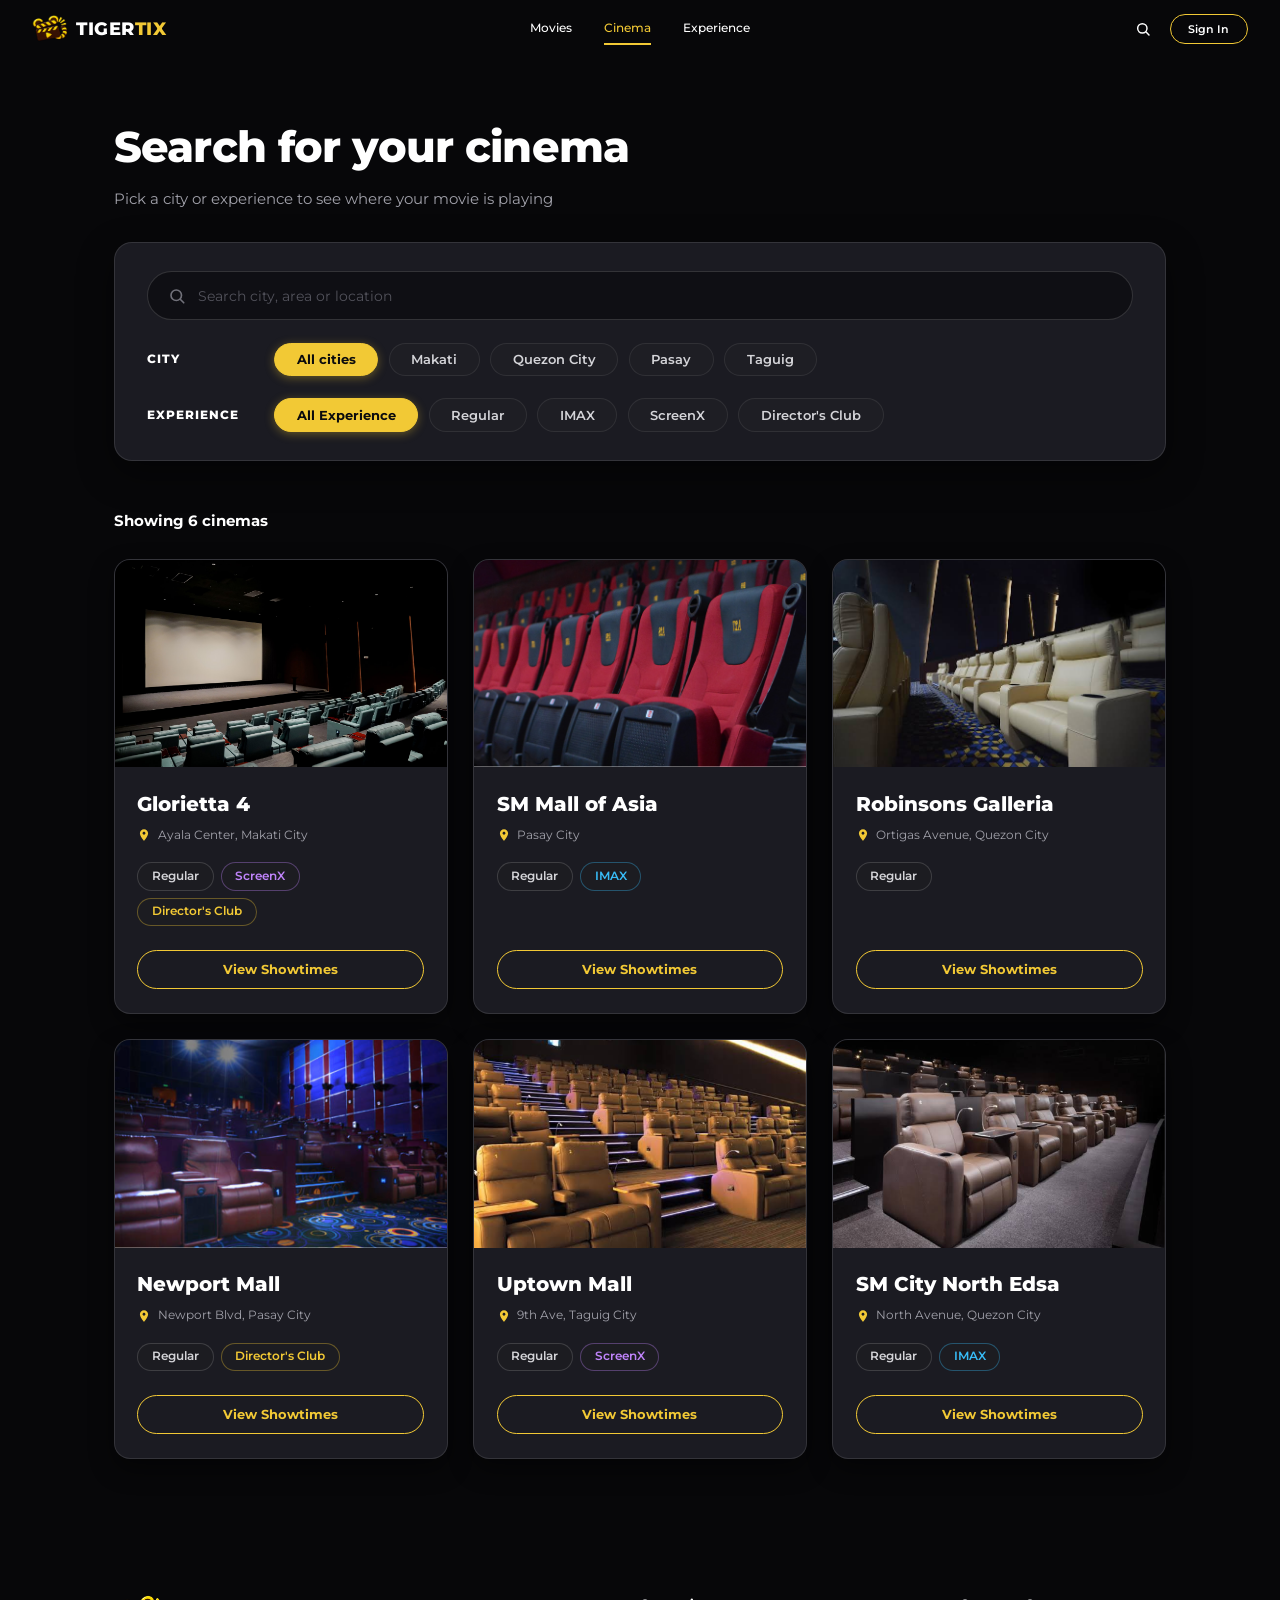
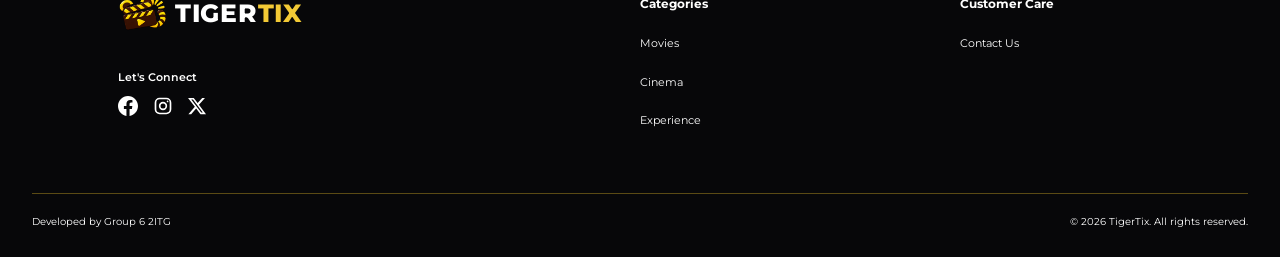
<file: cinema.html>
<!DOCTYPE html>
<html lang="en">

<head>
  <meta charset="UTF-8">
  <meta name="viewport" content="width=device-width, initial-scale=1.0">
  <title>Glorietta 4 Cinema | TigerTix</title>
  <link rel="preconnect" href="https://fonts.googleapis.com">
  <link rel="preconnect" href="https://fonts.gstatic.com" crossorigin>
  <link href="https://fonts.googleapis.com/css2?family=Montserrat:wght@400;500;600;700;800&display=swap"
    rel="stylesheet">
  <link rel="stylesheet" href="styles.css">
  <link rel="stylesheet" href="auth-modal.css">
</head>

<body>

  <!-- ================= HEADER ================= -->
  <header class="site-header">
    <a href="index.html" class="brand" aria-label="TigerTix home">
      <img src="images/logo.png" alt="TigerTix logo" class="brand-logo">
      <span class="brand-text">TIGER<span>TIX</span></span>
    </a>

    <nav class="main-nav" aria-label="Main navigation">
      <a href="index.html">Movies</a>
      <a href="cinema.html" class="active">Cinema</a>
      <a href="experience.html">Experience</a>
    </nav>

    <div class="header-actions">
      <!-- Search Component -->
      <div class="search-widget" id="searchWidget">
        <div class="search-pill" id="searchPill">
          <button class="search-btn" id="searchBtn" type="button" aria-label="Search movies" aria-expanded="false"
            title="Search movies">
            <svg class="search-icon" width="16" height="16" viewBox="0 0 24 24" fill="none" stroke="currentColor"
              stroke-width="2.2" stroke-linecap="round" stroke-linejoin="round" aria-hidden="true">
              <circle cx="11" cy="11" r="7"></circle>
              <line x1="21" y1="21" x2="16.65" y2="16.65"></line>
            </svg>
          </button>
          <input type="text" class="search-input" id="searchInput" placeholder="Search movies..."
            aria-label="Search movies" autocomplete="off" spellcheck="false">
          <button class="search-clear" id="searchClear" type="button" aria-label="Clear search" title="Clear">
            <svg width="12" height="12" viewBox="0 0 24 24" fill="none" stroke="currentColor" stroke-width="2.5"
              stroke-linecap="round" stroke-linejoin="round" aria-hidden="true">
              <line x1="18" y1="6" x2="6" y2="18"></line>
              <line x1="6" y1="6" x2="18" y2="18"></line>
            </svg>
          </button>
        </div>

        <!-- Live Search Dropdown -->
        <div class="search-dropdown" id="searchDropdown" role="listbox" aria-label="Search results" hidden>
          <div class="search-dropdown-header">
            <span class="search-dropdown-title">Movies</span>
            <span class="search-count-badge" id="searchCountBadge">0 found</span>
          </div>
          <div class="search-results-list" id="searchResultsList"></div>
        </div>
      </div>

      <!-- GUEST STATE -->
      <a href="#" class="btn btn-outline btn-sm" id="navSignInBtn">Sign In</a>

      <!-- SIGNED-IN STATE (hidden by default; JS reveals it) -->
      <div class="nav-user-area" id="navUserArea" role="button" tabindex="0" aria-haspopup="true" aria-expanded="false"
        aria-label="User menu">
        <div class="nav-avatar" aria-hidden="true">
          <svg viewBox="0 0 24 24" xmlns="http://www.w3.org/2000/svg">
            <path
              d="M12 12c2.7 0 4.8-2.1 4.8-4.8S14.7 2.4 12 2.4 7.2 4.5 7.2 7.2 9.3 12 12 12zm0 2.4c-3.2 0-9.6 1.6-9.6 4.8v2.4h19.2v-2.4c0-3.2-6.4-4.8-9.6-4.8z" />
          </svg>
        </div>
        <span class="nav-greeting" id="navGreeting">Hi, User!</span>
        <svg class="nav-chevron" viewBox="0 0 24 24" fill="none" stroke-width="2.5" stroke-linecap="round"
          stroke-linejoin="round" aria-hidden="true">
          <polyline points="6 9 12 15 18 9"></polyline>
        </svg>
        <div class="nav-dropdown" id="navDropdown" role="menu">
          <a href="account-settings.html" role="menuitem">Account Details</a>
          <a href="account-settings.html#bookings" role="menuitem">Bookings &amp; Transactions</a>
          <a href="account-settings.html#password" role="menuitem">Change Password</a>
          <div class="nav-dropdown-divider"></div>
          <a href="#" class="nav-signout" id="navSignOut" role="menuitem">Log Out</a>
        </div>
      </div>
    </div>
  </header>

  <main>

    <!-- ================= CINEMA DIRECTORY VIEW (Search & Grid) ================= -->
    <div id="cinemaDirectoryView">
      <section class="cinema-search-section">
        <div class="cinema-search-container">
          <h1 class="cinema-search-title">Search for your cinema</h1>
          <p class="cinema-search-subtitle">Pick a city or experience to see where your movie is playing</p>

          <!-- Search Filter Box -->
          <div class="cinema-filter-card">
            <!-- Search Input -->
            <div class="cinema-search-bar">
              <svg class="cinema-search-icon" width="18" height="18" viewBox="0 0 24 24" fill="none"
                stroke="currentColor" stroke-width="2.2" stroke-linecap="round" stroke-linejoin="round"
                aria-hidden="true">
                <circle cx="11" cy="11" r="7"></circle>
                <line x1="21" y1="21" x2="16.65" y2="16.65"></line>
              </svg>
              <input type="text" id="cinemaLocationSearch" placeholder="Search city, area or location"
                autocomplete="off" spellcheck="false">
              <button type="button" id="cinemaSearchClear" class="cinema-clear-btn" aria-label="Clear search"
                hidden>&times;</button>
            </div>

            <!-- City Filter Pills -->
            <div class="cinema-filter-row">
              <span class="cinema-filter-label">CITY</span>
              <div class="cinema-filter-pills" id="cityFilterPills">
                <button type="button" class="cinema-pill is-active" data-city="all">All cities</button>
                <button type="button" class="cinema-pill" data-city="Makati">Makati</button>
                <button type="button" class="cinema-pill" data-city="Quezon City">Quezon City</button>
                <button type="button" class="cinema-pill" data-city="Pasay">Pasay</button>
                <button type="button" class="cinema-pill" data-city="Taguig">Taguig</button>
              </div>
            </div>

            <!-- Experience Filter Pills -->
            <div class="cinema-filter-row">
              <span class="cinema-filter-label">EXPERIENCE</span>
              <div class="cinema-filter-pills" id="expFilterPills">
                <button type="button" class="cinema-pill is-active" data-exp="all">All Experience</button>
                <button type="button" class="cinema-pill" data-exp="regular">Regular</button>
                <button type="button" class="cinema-pill" data-exp="imax">IMAX</button>
                <button type="button" class="cinema-pill" data-exp="screenx">ScreenX</button>
                <button type="button" class="cinema-pill" data-exp="directors-club">Director's Club</button>
              </div>
            </div>
          </div>
        </div>
      </section>

      <!-- Cinemas Grid Section -->
      <section class="cinema-grid-section">
        <div class="cinema-grid-container">
          <div class="cinema-count-row">
            <span class="cinema-count-text" id="cinemaCountText">Showing 6 cinemas</span>
          </div>

          <!-- 6 Cinemas Grid -->
          <div class="cinema-card-grid" id="cinemaCardGrid">

            <!-- 1. Glorietta 4 -->
            <article class="cinema-card" data-id="glorietta" data-city="Makati"
              data-formats="regular screenx directors-club">
              <div class="cinema-card-media">
                <img src="images/glorietta-4-cinema.avif" alt="Glorietta 4 Cinema Hall" class="cinema-card-img">
              </div>
              <div class="cinema-card-body">
                <h3 class="cinema-card-name">Glorietta 4</h3>
                <p class="cinema-card-address">
                  <svg class="cinema-pin-icon" viewBox="0 0 24 24" fill="currentColor">
                    <path
                      d="M12 2C8.13 2 5 5.13 5 9c0 5.25 7 13 7 13s7-7.75 7-13c0-3.87-3.13-7-7-7zm0 9.5c-1.38 0-2.5-1.12-2.5-2.5s1.12-2.5 2.5-2.5 2.5 1.12 2.5 2.5-1.12 2.5-2.5 2.5z" />
                  </svg>
                  <span>Ayala Center, Makati City</span>
                </p>
                <div class="cinema-card-tags">
                  <span class="cinema-tag cinema-tag--regular">Regular</span>
                  <span class="cinema-tag cinema-tag--screenx">ScreenX</span>
                  <span class="cinema-tag cinema-tag--dc">Director's Club</span>
                </div>
                <button type="button" class="cinema-view-showtimes-btn" data-cinema="glorietta">View Showtimes</button>
              </div>
            </article>

            <!-- 2. SM Mall of Asia -->
            <article class="cinema-card" data-id="moa" data-city="Pasay" data-formats="regular imax">
              <div class="cinema-card-media">
                <img src="images/moa-cinema.png" alt="SM Mall of Asia Cinema" class="cinema-card-img">
              </div>
              <div class="cinema-card-body">
                <h3 class="cinema-card-name">SM Mall of Asia</h3>
                <p class="cinema-card-address">
                  <svg class="cinema-pin-icon" viewBox="0 0 24 24" fill="currentColor">
                    <path
                      d="M12 2C8.13 2 5 5.13 5 9c0 5.25 7 13 7 13s7-7.75 7-13c0-3.87-3.13-7-7-7zm0 9.5c-1.38 0-2.5-1.12-2.5-2.5s1.12-2.5 2.5-2.5 2.5 1.12 2.5 2.5-1.12 2.5-2.5 2.5z" />
                  </svg>
                  <span>Pasay City</span>
                </p>
                <div class="cinema-card-tags">
                  <span class="cinema-tag cinema-tag--regular">Regular</span>
                  <span class="cinema-tag cinema-tag--imax">IMAX</span>
                </div>
                <button type="button" class="cinema-view-showtimes-btn" data-cinema="moa">View Showtimes</button>
              </div>
            </article>

            <!-- 3. Robinsons Galleria -->
            <article class="cinema-card" data-id="galleria" data-city="Quezon City" data-formats="regular">
              <div class="cinema-card-media">
                <img src="images/robinsons-cinema.jpeg" alt="Robinsons Galleria Cinema" class="cinema-card-img">
              </div>
              <div class="cinema-card-body">
                <h3 class="cinema-card-name">Robinsons Galleria</h3>
                <p class="cinema-card-address">
                  <svg class="cinema-pin-icon" viewBox="0 0 24 24" fill="currentColor">
                    <path
                      d="M12 2C8.13 2 5 5.13 5 9c0 5.25 7 13 7 13s7-7.75 7-13c0-3.87-3.13-7-7-7zm0 9.5c-1.38 0-2.5-1.12-2.5-2.5s1.12-2.5 2.5-2.5 2.5 1.12 2.5 2.5-1.12 2.5-2.5 2.5z" />
                  </svg>
                  <span>Ortigas Avenue, Quezon City</span>
                </p>
                <div class="cinema-card-tags">
                  <span class="cinema-tag cinema-tag--regular">Regular</span>
                </div>
                <button type="button" class="cinema-view-showtimes-btn" data-cinema="galleria">View Showtimes</button>
              </div>
            </article>

            <!-- 4. Newport Mall -->
            <article class="cinema-card" data-id="newport" data-city="Pasay" data-formats="regular directors-club">
              <div class="cinema-card-media">
                <img src="images/newport-cinema.png" alt="Newport Mall Cinema" class="cinema-card-img">
              </div>
              <div class="cinema-card-body">
                <h3 class="cinema-card-name">Newport Mall</h3>
                <p class="cinema-card-address">
                  <svg class="cinema-pin-icon" viewBox="0 0 24 24" fill="currentColor">
                    <path
                      d="M12 2C8.13 2 5 5.13 5 9c0 5.25 7 13 7 13s7-7.75 7-13c0-3.87-3.13-7-7-7zm0 9.5c-1.38 0-2.5-1.12-2.5-2.5s1.12-2.5 2.5-2.5 2.5 1.12 2.5 2.5-1.12 2.5-2.5 2.5z" />
                  </svg>
                  <span>Newport Blvd, Pasay City</span>
                </p>
                <div class="cinema-card-tags">
                  <span class="cinema-tag cinema-tag--regular">Regular</span>
                  <span class="cinema-tag cinema-tag--dc">Director's Club</span>
                </div>
                <button type="button" class="cinema-view-showtimes-btn" data-cinema="newport">View Showtimes</button>
              </div>
            </article>

            <!-- 5. Uptown Mall -->
            <article class="cinema-card" data-id="uptown" data-city="Taguig" data-formats="regular screenx">
              <div class="cinema-card-media">
                <img src="images/uptown-cinema.png" alt="Uptown Mall Cinema" class="cinema-card-img">
              </div>
              <div class="cinema-card-body">
                <h3 class="cinema-card-name">Uptown Mall</h3>
                <p class="cinema-card-address">
                  <svg class="cinema-pin-icon" viewBox="0 0 24 24" fill="currentColor">
                    <path
                      d="M12 2C8.13 2 5 5.13 5 9c0 5.25 7 13 7 13s7-7.75 7-13c0-3.87-3.13-7-7-7zm0 9.5c-1.38 0-2.5-1.12-2.5-2.5s1.12-2.5 2.5-2.5 2.5 1.12 2.5 2.5-1.12 2.5-2.5 2.5z" />
                  </svg>
                  <span>9th Ave, Taguig City</span>
                </p>
                <div class="cinema-card-tags">
                  <span class="cinema-tag cinema-tag--regular">Regular</span>
                  <span class="cinema-tag cinema-tag--screenx">ScreenX</span>
                </div>
                <button type="button" class="cinema-view-showtimes-btn" data-cinema="uptown">View Showtimes</button>
              </div>
            </article>

            <!-- 6. SM City North Edsa -->
            <article class="cinema-card" data-id="north-edsa" data-city="Quezon City" data-formats="regular imax">
              <div class="cinema-card-media">
                <img src="images/sm-north-cinema.png" alt="SM City North Edsa Cinema" class="cinema-card-img">
              </div>
              <div class="cinema-card-body">
                <h3 class="cinema-card-name">SM City North Edsa</h3>
                <p class="cinema-card-address">
                  <svg class="cinema-pin-icon" viewBox="0 0 24 24" fill="currentColor">
                    <path
                      d="M12 2C8.13 2 5 5.13 5 9c0 5.25 7 13 7 13s7-7.75 7-13c0-3.87-3.13-7-7-7zm0 9.5c-1.38 0-2.5-1.12-2.5-2.5s1.12-2.5 2.5-2.5 2.5 1.12 2.5 2.5-1.12 2.5-2.5 2.5z" />
                  </svg>
                  <span>North Avenue, Quezon City</span>
                </p>
                <div class="cinema-card-tags">
                  <span class="cinema-tag cinema-tag--regular">Regular</span>
                  <span class="cinema-tag cinema-tag--imax">IMAX</span>
                </div>
                <button type="button" class="cinema-view-showtimes-btn" data-cinema="north-edsa">View Showtimes</button>
              </div>
            </article>

          </div>

          <!-- Empty Search State -->
          <div class="cinema-empty-state" id="cinemaEmptyState" hidden>
            <p>No cinemas found matching your search or filters.</p>
            <button type="button" class="btn btn-outline btn-sm" id="cinemaResetFiltersBtn">Reset Filters</button>
          </div>
        </div>
      </section>
    </div>

    <!-- ================= CINEMA DETAIL VIEW (Selected Cinema Showtimes) ================= -->
    <div id="cinemaDetailView" hidden>
      <!-- Back to All Cinemas Breadcrumb Bar -->
      <div class="cinema-back-bar">
        <div class="cinema-back-container">
          <button type="button" class="cinema-back-btn" id="cinemaBackBtn">
            <svg width="16" height="16" viewBox="0 0 24 24" fill="none" stroke="currentColor" stroke-width="2.5"
              stroke-linecap="round" stroke-linejoin="round">
              <line x1="19" y1="12" x2="5" y2="12"></line>
              <polyline points="12 19 5 12 12 5"></polyline>
            </svg>
            <span>Back to All Cinemas</span>
          </button>
        </div>
      </div>

      <!-- Cinema Hero -->
      <section class="cinema-hero" id="cinemaHero" aria-label="Cinema Details">
        <div class="cinema-hero-content">
          <h1 class="cinema-title" id="cinemaTitle">Glorietta 4</h1>
          <p class="cinema-location" id="cinemaLocation">
            5th Level Glorietta 4<br>
            Ayala Center, Makati City
          </p>
          <p class="cinema-desc" id="cinemaDesc">
            Glorietta Cinemas in Makati offers a modern moviegoing experience with stylish interiors and advanced
            technology. Its spacious lobby features one of the largest immersive LED screens in the country, creating an
            exciting atmosphere as soon as you enter. Inside the theaters, Dolby Atmos sound and laser projection
            provide stunning visuals and clear audio, while the A-Luxe cinemas feature comfortable motorized recliners
            for a more luxurious viewing experience.
          </p>
        </div>
      </section>

      <!-- ================= SHOWTIMES SECTION ================= -->
      <section class="cinema-showtimes" aria-label="Cinema Showtimes">
        <h2 class="showtimes-heading">Showtimes</h2>

        <!-- Date Selector (Expanded evenly across grid matching reference) -->
        <div class="date-picker date-picker--expanded" role="tablist" aria-label="Select Date">
          <button type="button" class="date-card is-active" data-date="Today 29" role="tab" aria-selected="true">
            <span class="date-label">Today</span>
            <span class="date-day">29</span>
          </button>
          <button type="button" class="date-card" data-date="Tomorrow 30" role="tab" aria-selected="false">
            <span class="date-label">Tomorrow</span>
            <span class="date-day">30</span>
          </button>
          <button type="button" class="date-card" data-date="Dec 1" role="tab" aria-selected="false">
            <span class="date-label">Dec</span>
            <span class="date-day">1</span>
          </button>
          <button type="button" class="date-card" data-date="Dec 2" role="tab" aria-selected="false">
            <span class="date-label">Dec</span>
            <span class="date-day">2</span>
          </button>
          <button type="button" class="date-card" data-date="Dec 3" role="tab" aria-selected="false">
            <span class="date-label">Dec</span>
            <span class="date-day">3</span>
          </button>
          <button type="button" class="date-card" data-date="Dec 4" role="tab" aria-selected="false">
            <span class="date-label">Dec</span>
            <span class="date-day">4</span>
          </button>
          <button type="button" class="date-card" data-date="Dec 5" role="tab" aria-selected="false">
            <span class="date-label">Dec</span>
            <span class="date-day">5</span>
          </button>
        </div>

        <!-- Format Filter Capsule Track (Matching Date & Time Experience bar) -->
        <div class="cinema-format-track" id="cinemaFormatTrack" role="tablist" aria-label="Filter formats">
          <button type="button" class="cinema-fmt-btn is-active" data-format="all" role="tab" aria-selected="true">
            <span class="cinema-fmt-txt">Experience</span>
            <span class="cinema-fmt-count">4</span>
          </button>
          <button type="button" class="cinema-fmt-btn" data-format="regular" role="tab" aria-selected="false">
            <span class="cinema-fmt-txt">Regular</span>
            <span class="cinema-fmt-count">4</span>
          </button>
          <button type="button" class="cinema-fmt-btn" data-format="screenx" role="tab" aria-selected="false">
            <span class="cinema-fmt-txt">ScreenX</span>
            <span class="cinema-fmt-count">4</span>
          </button>
          <button type="button" class="cinema-fmt-btn" data-format="directors-club" role="tab" aria-selected="false">
            <span class="cinema-fmt-txt">Director's Club</span>
            <span class="cinema-fmt-count">4</span>
          </button>
        </div>

        <!-- Cinema Movies List -->
        <div class="cinema-movies-list" id="cinemaMoviesList">
        </div>
      </section>
    </div>
  </main>

  <!-- ================= FOOTER ================= -->
  <footer class="site-footer">
    <div class="footer-top">

      <div class="footer-brand">
        <a href="index.html" class="brand brand--lg" aria-label="TigerTix home">
          <img src="images/logo.png" alt="TigerTix logo" class="brand-logo brand-logo--lg">
          <span class="brand-text">TIGER<span>TIX</span></span>
        </a>

        <p class="connect-label">Let's Connect</p>
        <div class="socials">
          <a href="#" aria-label="Facebook">
            <svg width="20" height="20" viewBox="0 0 24 24" fill="currentColor" aria-hidden="true">
              <path
                d="M24 12.07C24 5.4 18.63 0 12 0S0 5.4 0 12.07C0 18.1 4.39 23.1 10.13 24v-8.44H7.08v-3.49h3.05V9.41c0-3.02 1.79-4.69 4.53-4.69 1.31 0 2.69.24 2.69.24v2.97h-1.52c-1.49 0-1.96.93-1.96 1.88v2.26h3.33l-.53 3.49h-2.8V24C19.61 23.1 24 18.1 24 12.07z" />
            </svg>
          </a>
          <a href="#" aria-label="Instagram">
            <svg width="20" height="20" viewBox="0 0 24 24" fill="none" stroke="currentColor" stroke-width="2"
              stroke-linecap="round" stroke-linejoin="round" aria-hidden="true">
              <rect x="3" y="3" width="18" height="18" rx="5"></rect>
              <circle cx="12" cy="12" r="4"></circle>
              <circle cx="17.5" cy="6.5" r="1" fill="currentColor" stroke="none"></circle>
            </svg>
          </a>
          <a href="#" aria-label="X (Twitter)">
            <svg width="20" height="20" viewBox="0 0 24 24" fill="currentColor" aria-hidden="true">
              <path
                d="M18.244 2.25h3.308l-7.227 8.26 8.502 11.24H16.17l-5.214-6.817L4.99 21.75H1.68l7.73-8.835L1.254 2.25H8.08l4.713 6.231zm-1.161 17.52h1.833L7.084 4.126H5.117z" />
            </svg>
          </a>
        </div>
      </div>

      <nav class="footer-col" aria-label="Categories">
        <h4>Categories</h4>
        <ul>
          <li><a href="index.html">Movies</a></li>
          <li><a href="cinema.html">Cinema</a></li>
          <li><a href="experience.html">Experience</a></li>
        </ul>
      </nav>

      <nav class="footer-col" aria-label="Customer care">
        <h4>Customer Care</h4>
        <ul>
          <li><a href="contact.html">Contact Us</a></li>
        </ul>
      </nav>

    </div>

    <div class="footer-bottom">
      <p>Developed by Group 6 2ITG</p>
      <p>&copy; 2026 TigerTix. All rights reserved.</p>
    </div>
  </footer>

  <!-- ================= WATCH TRAILER MODAL ================= -->
  <div class="bk-trailer-modal-overlay" id="bkTrailerModal" aria-hidden="true" role="dialog" aria-modal="true"
    aria-labelledby="bkTrailerModalTitle">
    <div class="bk-trailer-modal-dialog">
      <div class="bk-trailer-video-wrap">
        <iframe
          id="bkTrailerIframe"
          src=""
          title="Movie Official Trailer"
          allow="accelerometer; autoplay; clipboard-write; encrypted-media; gyroscope; picture-in-picture; web-share"
          referrerpolicy="strict-origin-when-cross-origin"
          allowfullscreen>
        </iframe>
      </div>
      <div class="bk-trailer-modal-footer">
        <span class="bk-trailer-title-txt" id="bkTrailerModalTitle">Official Trailer</span>
        <button class="bk-trailer-back-btn" id="bkTrailerCloseBtn" type="button">Back</button>
      </div>
    </div>
  </div>

  <script src="cinema-data.js"></script>
  <script src="script.js"></script>
  <!-- ===== AUTH MODAL ===== -->
  <div class="auth-overlay" id="authOverlay" aria-hidden="true" role="dialog" aria-modal="true"
    aria-labelledby="authDialogTitle">
    <div class="auth-card">

      <!-- Top bar -->
      <header class="auth-topbar">
        <a class="auth-topbar-brand" href="index.html" tabindex="-1">
          <img src="images/logo.png" alt="">
          <span>TIGER<span class="tix">TIX</span></span>
        </a>
        <button class="auth-close-btn" id="authCloseBtn" type="button" aria-label="Close dialog">&times;</button>
      </header>

      <!-- Body -->
      <div class="auth-body">

        <!-- Left promo panel -->
        <div class="auth-promo" aria-hidden="true">
          <div class="auth-film-left" id="authFilmLeft"></div>
          <div class="auth-film-right" id="authFilmRight"></div>

          <p class="auth-promo-eyebrow">Welcome to TigerTix</p>
          <h2 class="auth-promo-title" id="authDialogTitle">Your seat is<br>waiting.</h2>
          <p class="auth-promo-desc">Log in or sign up to reserve seats and get your e-ticket via email.</p>

          <div class="auth-ticket">
            <div class="auth-ticket-header">
              <span class="auth-ticket-title">TIGERTIX PASS</span>
              <span class="auth-ticket-admit">ADMIT ONE</span>
            </div>
            <div class="auth-ticket-row">
              <span class="auth-ticket-label">Movie</span>
              <div class="auth-ticket-bar w70"></div>
            </div>
            <div class="auth-ticket-row">
              <span class="auth-ticket-label">Cinema</span>
              <div class="auth-ticket-bar w55"></div>
            </div>
            <div class="auth-ticket-row">
              <span class="auth-ticket-label">Seat</span>
              <div class="auth-ticket-bar w35"></div>
            </div>
          </div>
        </div>

        <!-- Right form panel -->
        <div class="auth-form-panel">

          <!-- Tab switcher -->
          <div class="auth-tabs" role="tablist">
            <button class="auth-tab active" id="authTabSignup" type="button" role="tab" aria-selected="true"
              aria-controls="authViewSignup">Sign Up</button>
            <button class="auth-tab" id="authTabLogin" type="button" role="tab" aria-selected="false"
              aria-controls="authViewLogin">Log In</button>
          </div>

          <!-- SIGN UP VIEW -->
          <div class="auth-view active" id="authViewSignup" role="tabpanel">
            <h3 class="auth-view-title">Create your account</h3>
            <form id="authFormSignup" novalidate>

              <div class="auth-field">
                <label class="auth-label" for="authSignupName">Full name</label>
                <input class="auth-input" type="text" id="authSignupName" placeholder="Enter your full name"
                  autocomplete="name" required>
              </div>

              <div class="auth-field">
                <label class="auth-label" for="authSignupEmail">Email Address</label>
                <input class="auth-input" type="email" id="authSignupEmail" placeholder="Enter your email address"
                  autocomplete="email" required>
              </div>

              <div class="auth-field">
                <label class="auth-label" for="authSignupPwd">Password</label>
                <div class="pw-field-wrap">
                  <input class="auth-input" type="password" id="authSignupPwd" placeholder="At least 8 characters"
                    autocomplete="new-password" required>
                  <button type="button" class="pw-toggle-btn" aria-label="Show/hide password">
                    <svg class="eye-icon" xmlns="http://www.w3.org/2000/svg" width="18" height="18" viewBox="0 0 24 24"
                      fill="none" stroke="currentColor" stroke-width="2" stroke-linecap="round" stroke-linejoin="round">
                      <path d="M1 12s4-8 11-8 11 8 11 8-4 8-11 8-11-8z" />
                      <circle cx="12" cy="12" r="3" />
                    </svg>
                    <svg class="eye-off-icon" xmlns="http://www.w3.org/2000/svg" width="18" height="18"
                      viewBox="0 0 24 24" fill="none" stroke="currentColor" stroke-width="2" stroke-linecap="round"
                      stroke-linejoin="round" style="display:none">
                      <path
                        d="M17.94 17.94A10.07 10.07 0 0 1 12 20c-7 0-11-8-11-8a18.45 18.45 0 0 1 5.06-5.94M9.9 4.24A9.12 9.12 0 0 1 12 4c7 0 11 8 11 8a18.5 18.5 0 0 1-2.16 3.19m-6.72-1.07a3 3 0 1 1-4.24-4.24" />
                      <line x1="1" y1="1" x2="23" y2="23" />
                    </svg>
                  </button>
                </div>
              </div>

              <div class="auth-pwd-rules">
                <p class="auth-pwd-rules-title">Your password must include at least:</p>
                <div class="auth-pwd-rule" id="authRuleLen">
                  <span class="auth-rule-dot"><svg viewBox="0 0 24 24">
                      <polyline points="20 6 9 17 4 12" />
                    </svg></span>
                  8 characters
                </div>
                <div class="auth-pwd-rule" id="authRuleUpper">
                  <span class="auth-rule-dot"><svg viewBox="0 0 24 24">
                      <polyline points="20 6 9 17 4 12" />
                    </svg></span>
                  1 uppercase letter (A–Z)
                </div>
                <div class="auth-pwd-rule" id="authRuleNum">
                  <span class="auth-rule-dot"><svg viewBox="0 0 24 24">
                      <polyline points="20 6 9 17 4 12" />
                    </svg></span>
                  1 number (0–9)
                </div>
                <div class="auth-pwd-rule" id="authRuleSpecial">
                  <span class="auth-rule-dot"><svg viewBox="0 0 24 24">
                      <polyline points="20 6 9 17 4 12" />
                    </svg></span>
                  1 special character (!@#$%^&amp;*)
                </div>
              </div>

              <div class="auth-field">
                <label class="auth-label" for="authSignupConfirm">Confirm password</label>
                <div class="pw-field-wrap"><input class="auth-input" type="password" id="authSignupConfirm"
                    placeholder="Re-enter your password" autocomplete="new-password" required><button type="button"
                    class="pw-toggle-btn" aria-label="Show/hide password"><svg class="eye-icon"
                      xmlns="http://www.w3.org/2000/svg" width="17" height="17" viewBox="0 0 24 24" fill="none"
                      stroke="currentColor" stroke-width="2" stroke-linecap="round" stroke-linejoin="round">
                      <path d="M1 12s4-8 11-8 11 8 11 8-4 8-11 8-11-8-11-8z" />
                      <circle cx="12" cy="12" r="3" />
                    </svg><svg class="eye-off-icon" xmlns="http://www.w3.org/2000/svg" width="17" height="17"
                      viewBox="0 0 24 24" fill="none" stroke="currentColor" stroke-width="2" stroke-linecap="round"
                      stroke-linejoin="round" style="display:none">
                      <path
                        d="M17.94 17.94A10.07 10.07 0 0 1 12 20c-7 0-11-8-11-8a18.45 18.45 0 0 1 5.06-5.94M9.9 4.24A9.12 9.12 0 0 1 12 4c7 0 11 8 11 8a18.5 18.5 0 0 1-2.16 3.19m-6.72-1.07a3 3 0 1 1-4.24-4.24" />
                      <line x1="1" y1="1" x2="23" y2="23" />
                    </svg></button></div>
              </div>

              <button class="auth-submit" type="submit">Sign Up</button>

              <p class="auth-switch-prompt">Already have an account? <button type="button" id="authToLogin">Log
                  In</button></p>
            </form>
          </div>

          <!-- LOG IN VIEW -->
          <div class="auth-view" id="authViewLogin" role="tabpanel">
            <h3 class="auth-view-title">Welcome back</h3>
            <form id="authFormLogin" novalidate>

              <div class="auth-field">
                <label class="auth-label" for="authLoginEmail">Email Address</label>
                <input class="auth-input" type="email" id="authLoginEmail" placeholder="Enter your email address"
                  autocomplete="email" required>
              </div>

              <div class="auth-field">
                <label class="auth-label" for="authLoginPwd">Password</label>
                <div class="pw-field-wrap"><input class="auth-input" type="password" id="authLoginPwd"
                    placeholder="Enter your password" autocomplete="current-password" required><button type="button"
                    class="pw-toggle-btn" aria-label="Show/hide password"><svg class="eye-icon"
                      xmlns="http://www.w3.org/2000/svg" width="17" height="17" viewBox="0 0 24 24" fill="none"
                      stroke="currentColor" stroke-width="2" stroke-linecap="round" stroke-linejoin="round">
                      <path d="M1 12s4-8 11-8 11 8 11 8-4 8-11 8-11-8-11-8z" />
                      <circle cx="12" cy="12" r="3" />
                    </svg><svg class="eye-off-icon" xmlns="http://www.w3.org/2000/svg" width="17" height="17"
                      viewBox="0 0 24 24" fill="none" stroke="currentColor" stroke-width="2" stroke-linecap="round"
                      stroke-linejoin="round" style="display:none">
                      <path
                        d="M17.94 17.94A10.07 10.07 0 0 1 12 20c-7 0-11-8-11-8a18.45 18.45 0 0 1 5.06-5.94M9.9 4.24A9.12 9.12 0 0 1 12 4c7 0 11 8 11 8a18.5 18.5 0 0 1-2.16 3.19m-6.72-1.07a3 3 0 1 1-4.24-4.24" />
                      <line x1="1" y1="1" x2="23" y2="23" />
                    </svg></button></div>
              </div>

              <div class="auth-options-row">
                <label class="auth-remember">
                  <input type="checkbox" id="authLoginRemember">
                  Remember me
                </label>
              </div>

              <button class="auth-submit" type="submit">Log in</button>

              <p class="auth-switch-prompt">New to TigerTix? <button type="button" id="authToSignup">Sign Up</button>
              </p>
            </form>
          </div>

        </div><!-- /.auth-form-panel -->
      </div><!-- /.auth-body -->
    </div><!-- /.auth-card -->
  </div><!-- /.auth-overlay -->

  <script src="auth-modal.js"></script>
</body>

</html>
</file>
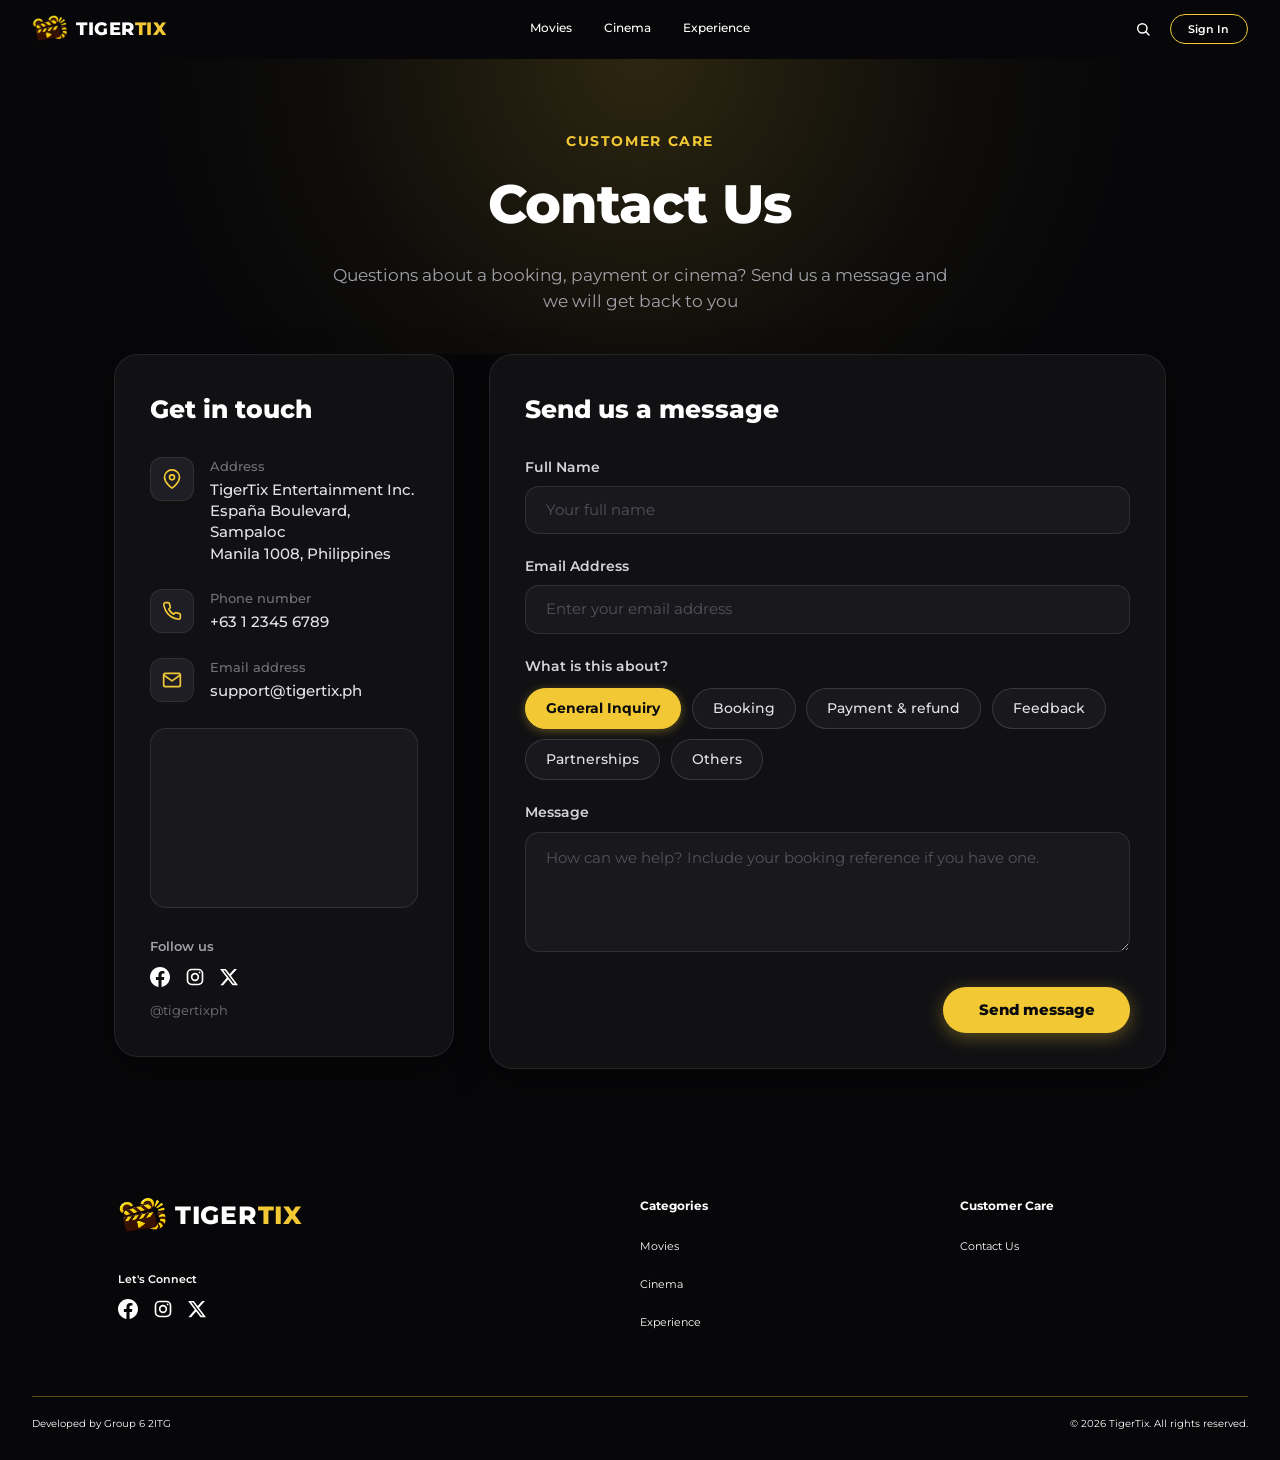
<file: contact.html>
<!DOCTYPE html>
<html lang="en">

<head>
  <meta charset="UTF-8">
  <meta name="viewport" content="width=device-width, initial-scale=1.0">
  <title>Contact Us | TigerTix</title>
  <link rel="preconnect" href="https://fonts.googleapis.com">
  <link rel="preconnect" href="https://fonts.gstatic.com" crossorigin>
  <link href="https://fonts.googleapis.com/css2?family=Montserrat:wght@400;500;600;700;800&display=swap" rel="stylesheet">
  <link rel="stylesheet" href="styles.css">
  <link rel="stylesheet" href="auth-modal.css">
  <link rel="stylesheet" href="contact.css">
</head>

<body>

  <!-- ================= HEADER ================= -->
  <header class="site-header">
    <a href="index.html" class="brand" aria-label="TigerTix home">
      <img src="images/logo.png" alt="TigerTix logo" class="brand-logo">
      <span class="brand-text">TIGER<span>TIX</span></span>
    </a>

    <nav class="main-nav" aria-label="Main navigation">
      <a href="index.html">Movies</a>
      <a href="cinema.html">Cinema</a>
      <a href="experience.html">Experience</a>
    </nav>

    <div class="header-actions">
      <!-- Search Component -->
      <div class="search-widget" id="searchWidget">
        <div class="search-pill" id="searchPill">
          <button class="search-btn" id="searchBtn" type="button" aria-label="Search movies" aria-expanded="false"
            title="Search movies">
            <svg class="search-icon" width="16" height="16" viewBox="0 0 24 24" fill="none" stroke="currentColor"
              stroke-width="2.2" stroke-linecap="round" stroke-linejoin="round" aria-hidden="true">
              <circle cx="11" cy="11" r="7"></circle>
              <line x1="21" y1="21" x2="16.65" y2="16.65"></line>
            </svg>
          </button>
          <input type="text" class="search-input" id="searchInput" placeholder="Search movies..."
            aria-label="Search movies" autocomplete="off" spellcheck="false">
          <button class="search-clear" id="searchClear" type="button" aria-label="Clear search" title="Clear">
            <svg width="12" height="12" viewBox="0 0 24 24" fill="none" stroke="currentColor" stroke-width="2.5"
              stroke-linecap="round" stroke-linejoin="round" aria-hidden="true">
              <line x1="18" y1="6" x2="6" y2="18"></line>
              <line x1="6" y1="6" x2="18" y2="18"></line>
            </svg>
          </button>
        </div>

        <!-- Live Search Dropdown -->
        <div class="search-dropdown" id="searchDropdown" role="listbox" aria-label="Search results" hidden>
          <div class="search-dropdown-header">
            <span class="search-dropdown-title">Movies</span>
            <span class="search-count-badge" id="searchCountBadge">0 found</span>
          </div>
          <div class="search-results-list" id="searchResultsList"></div>
        </div>
      </div>

      <!-- GUEST STATE -->
      <a href="#" class="btn btn-outline btn-sm" id="navSignInBtn">Sign In</a>

      <!-- SIGNED-IN STATE (hidden by default; JS reveals it) -->
      <div class="nav-user-area" id="navUserArea" role="button" tabindex="0" aria-haspopup="true" aria-expanded="false"
        aria-label="User menu">
        <div class="nav-avatar" aria-hidden="true">
          <svg viewBox="0 0 24 24" xmlns="http://www.w3.org/2000/svg">
            <path
              d="M12 12c2.7 0 4.8-2.1 4.8-4.8S14.7 2.4 12 2.4 7.2 4.5 7.2 7.2 9.3 12 12 12zm0 2.4c-3.2 0-9.6 1.6-9.6 4.8v2.4h19.2v-2.4c0-3.2-6.4-4.8-9.6-4.8z" />
          </svg>
        </div>
        <span class="nav-greeting" id="navGreeting">Hi, User!</span>
        <svg class="nav-chevron" viewBox="0 0 24 24" fill="none" stroke-width="2.5" stroke-linecap="round"
          stroke-linejoin="round" aria-hidden="true">
          <polyline points="6 9 12 15 18 9"></polyline>
        </svg>
        <div class="nav-dropdown" id="navDropdown" role="menu">
          <a href="account-settings.html" role="menuitem">Account Details</a>
          <a href="account-settings.html#bookings" role="menuitem">Bookings &amp; Transactions</a>
          <a href="account-settings.html#password" role="menuitem">Change Password</a>
          <div class="nav-dropdown-divider"></div>
          <a href="#" class="nav-signout" id="navSignOut" role="menuitem">Log Out</a>
        </div>
      </div>
    </div>
  </header>

  <main>
    <!-- ================= HERO ================= -->
    <section class="contact-hero">
      <p class="contact-eyebrow">CUSTOMER CARE</p>
      <h1 class="contact-title">Contact Us</h1>
      <p class="contact-subtitle">Questions about a booking, payment or cinema? Send us a message and we will get back to you</p>
    </section>

    <!-- ================= CONTACT MAIN ================= -->
    <section class="contact-container">

      <!-- LEFT COLUMN: Get in touch -->
      <div class="contact-card">
        <h2 class="contact-card-title">Get in touch</h2>

        <div class="contact-info-list">
          <!-- Address -->
          <div class="contact-info-item">
            <div class="contact-info-icon" aria-hidden="true">
              <svg width="20" height="20" viewBox="0 0 24 24" fill="none" stroke="currentColor" stroke-width="2" stroke-linecap="round" stroke-linejoin="round">
                <path d="M21 10c0 7-9 13-9 13s-9-6-9-13a9 9 0 0 1 18 0z"></path>
                <circle cx="12" cy="10" r="3"></circle>
              </svg>
            </div>
            <div class="contact-info-text">
              <span class="contact-info-label">Address</span>
              <span class="contact-info-val">TigerTix Entertainment Inc.<br>España Boulevard, Sampaloc<br>Manila 1008, Philippines</span>
            </div>
          </div>

          <!-- Phone number -->
          <div class="contact-info-item">
            <div class="contact-info-icon" aria-hidden="true">
              <svg width="20" height="20" viewBox="0 0 24 24" fill="none" stroke="currentColor" stroke-width="2" stroke-linecap="round" stroke-linejoin="round">
                <path d="M22 16.92v3a2 2 0 0 1-2.18 2 19.79 19.79 0 0 1-8.63-3.07 19.5 19.5 0 0 1-6-6 19.79 19.79 0 0 1-3.07-8.67A2 2 0 0 1 4.11 2h3a2 2 0 0 1 2 1.72 12.84 12.84 0 0 0 .7 2.81 2 2 0 0 1-.45 2.11L8.09 9.91a16 16 0 0 0 6 6l1.27-1.27a2 2 0 0 1 2.11-.45 12.84 12.84 0 0 0 2.81.7A2 2 0 0 1 22 16.92z"></path>
              </svg>
            </div>
            <div class="contact-info-text">
              <span class="contact-info-label">Phone number</span>
              <span class="contact-info-val"><a href="tel:+63123456789">+63 1 2345 6789</a></span>
            </div>
          </div>

          <!-- Email address -->
          <div class="contact-info-item">
            <div class="contact-info-icon" aria-hidden="true">
              <svg width="20" height="20" viewBox="0 0 24 24" fill="none" stroke="currentColor" stroke-width="2" stroke-linecap="round" stroke-linejoin="round">
                <path d="M4 4h16c1.1 0 2 .9 2 2v12c0 1.1-.9 2-2 2H4c-1.1 0-2-.9-2-2V6c0-1.1.9-2 2-2z"></path>
                <polyline points="22,6 12,13 2,6"></polyline>
              </svg>
            </div>
            <div class="contact-info-text">
              <span class="contact-info-label">Email address</span>
              <span class="contact-info-val"><a href="mailto:support@tigertix.ph">support@tigertix.ph</a></span>
            </div>
          </div>
        </div>

        <!-- Google Map iframe -->
        <div class="contact-map-wrapper">
          <iframe 
            src="https://maps.google.com/maps?q=14.6098055,120.9895794&z=17&output=embed" 
            loading="lazy" 
            referrerpolicy="no-referrer-when-downgrade" 
            title="TigerTix Location Map"
            aria-label="Google Map showing TigerTix location">
          </iframe>
        </div>

        <!-- Socials -->
        <div class="contact-social-section">
          <span class="contact-social-label">Follow us</span>
          <div class="contact-social-icons">
            <a href="#" aria-label="Facebook">
              <svg width="20" height="20" viewBox="0 0 24 24" fill="currentColor" aria-hidden="true">
                <path d="M24 12.07C24 5.4 18.63 0 12 0S0 5.4 0 12.07C0 18.1 4.39 23.1 10.13 24v-8.44H7.08v-3.49h3.05V9.41c0-3.02 1.79-4.69 4.53-4.69 1.31 0 2.69.24 2.69.24v2.97h-1.52c-1.49 0-1.96.93-1.96 1.88v2.26h3.33l-.53 3.49h-2.8V24C19.61 23.1 24 18.1 24 12.07z" />
              </svg>
            </a>
            <a href="#" aria-label="Instagram">
              <svg width="20" height="20" viewBox="0 0 24 24" fill="none" stroke="currentColor" stroke-width="2"
                stroke-linecap="round" stroke-linejoin="round" aria-hidden="true">
                <rect x="3" y="3" width="18" height="18" rx="5"></rect>
                <circle cx="12" cy="12" r="4"></circle>
                <circle cx="17.5" cy="6.5" r="1" fill="currentColor" stroke="none"></circle>
              </svg>
            </a>
            <a href="#" aria-label="X (Twitter)">
              <svg width="20" height="20" viewBox="0 0 24 24" fill="currentColor" aria-hidden="true">
                <path d="M18.244 2.25h3.308l-7.227 8.26 8.502 11.24H16.17l-5.214-6.817L4.99 21.75H1.68l7.73-8.835L1.254 2.25H8.08l4.713 6.231zm-1.161 17.52h1.833L7.084 4.126H5.117z" />
              </svg>
            </a>
          </div>
          <span class="contact-social-handle">@tigertixph</span>
        </div>
      </div>

      <!-- RIGHT COLUMN: Send us a message -->
      <div class="contact-card">
        <h2 class="contact-card-title">Send us a message</h2>

        <div id="contactSuccessAlert" class="contact-alert" style="display:none;">
          Thank you for reaching out! We have received your message and will get back to you shortly.
        </div>

        <form id="contactForm" class="contact-form" novalidate>
          <div class="contact-field">
            <label class="contact-label" for="contactName">Full Name</label>
            <input type="text" id="contactName" class="contact-input" placeholder="Your full name" required>
            <span class="contact-field-error" id="contactNameError">Please enter your full name</span>
          </div>

          <div class="contact-field">
            <label class="contact-label" for="contactEmail">Email Address</label>
            <input type="email" id="contactEmail" class="contact-input" placeholder="Enter your email address" required>
            <span class="contact-field-error" id="contactEmailError">Please enter a valid email address</span>
          </div>

          <div class="contact-field">
            <label class="contact-label">What is this about?</label>
            <div class="contact-topics-group" role="radiogroup" aria-label="Message topic">
              <label class="contact-topic-pill">
                <input type="radio" name="topic" value="General Inquiry" checked>
                <span>General Inquiry</span>
              </label>
              <label class="contact-topic-pill">
                <input type="radio" name="topic" value="Booking">
                <span>Booking</span>
              </label>
              <label class="contact-topic-pill">
                <input type="radio" name="topic" value="Payment & refund">
                <span>Payment &amp; refund</span>
              </label>
              <label class="contact-topic-pill">
                <input type="radio" name="topic" value="Feedback">
                <span>Feedback</span>
              </label>
              <label class="contact-topic-pill">
                <input type="radio" name="topic" value="Partnerships">
                <span>Partnerships</span>
              </label>
              <label class="contact-topic-pill">
                <input type="radio" name="topic" value="Others">
                <span>Others</span>
              </label>
            </div>
          </div>

          <div class="contact-field">
            <label class="contact-label" for="contactMessage">Message</label>
            <textarea id="contactMessage" class="contact-textarea" placeholder="How can we help? Include your booking reference if you have one." required></textarea>
            <span class="contact-field-error" id="contactMessageError">Please enter your message</span>
          </div>

          <div class="contact-form-actions">
            <button type="submit" class="contact-submit-btn">Send message</button>
          </div>
        </form>
      </div>

    </section>
  </main>

  <!-- ================= FOOTER ================= -->
  <footer class="site-footer">
    <div class="footer-top">

      <div class="footer-brand">
        <a href="index.html" class="brand brand--lg" aria-label="TigerTix home">
          <img src="images/logo.png" alt="TigerTix logo" class="brand-logo brand-logo--lg">
          <span class="brand-text">TIGER<span>TIX</span></span>
        </a>

        <p class="connect-label">Let's Connect</p>
        <div class="socials">
          <a href="#" aria-label="Facebook">
            <svg width="20" height="20" viewBox="0 0 24 24" fill="currentColor" aria-hidden="true">
              <path
                d="M24 12.07C24 5.4 18.63 0 12 0S0 5.4 0 12.07C0 18.1 4.39 23.1 10.13 24v-8.44H7.08v-3.49h3.05V9.41c0-3.02 1.79-4.69 4.53-4.69 1.31 0 2.69.24 2.69.24v2.97h-1.52c-1.49 0-1.96.93-1.96 1.88v2.26h3.33l-.53 3.49h-2.8V24C19.61 23.1 24 18.1 24 12.07z" />
            </svg>
          </a>
          <a href="#" aria-label="Instagram">
            <svg width="20" height="20" viewBox="0 0 24 24" fill="none" stroke="currentColor" stroke-width="2"
              stroke-linecap="round" stroke-linejoin="round" aria-hidden="true">
              <rect x="3" y="3" width="18" height="18" rx="5"></rect>
              <circle cx="12" cy="12" r="4"></circle>
              <circle cx="17.5" cy="6.5" r="1" fill="currentColor" stroke="none"></circle>
            </svg>
          </a>
          <a href="#" aria-label="X (Twitter)">
            <svg width="20" height="20" viewBox="0 0 24 24" fill="currentColor" aria-hidden="true">
              <path
                d="M18.244 2.25h3.308l-7.227 8.26 8.502 11.24H16.17l-5.214-6.817L4.99 21.75H1.68l7.73-8.835L1.254 2.25H8.08l4.713 6.231zm-1.161 17.52h1.833L7.084 4.126H5.117z" />
            </svg>
          </a>
        </div>
      </div>

      <nav class="footer-col" aria-label="Categories">
        <h4>Categories</h4>
        <ul>
          <li><a href="index.html">Movies</a></li>
          <li><a href="cinema.html">Cinema</a></li>
          <li><a href="experience.html">Experience</a></li>
        </ul>
      </nav>

      <nav class="footer-col" aria-label="Customer care">
        <h4>Customer Care</h4>
        <ul>
          <li><a href="contact.html">Contact Us</a></li>
        </ul>
      </nav>

    </div>

    <div class="footer-bottom">
      <p>Developed by Group 6 2ITG</p>
      <p>&copy; 2026 TigerTix. All rights reserved.</p>
    </div>
  </footer>

  <!-- AUTH MODAL -->
  <div class="auth-overlay" id="authOverlay" aria-hidden="true" role="dialog" aria-modal="true"
    aria-labelledby="authDialogTitle">
    <div class="auth-card">
      <header class="auth-topbar">
        <a class="auth-topbar-brand" href="index.html" tabindex="-1">
          <img src="images/logo.png" alt="">
          <span>TIGER<span class="tix">TIX</span></span>
        </a>
        <button class="auth-close-btn" id="authCloseBtn" type="button" aria-label="Close dialog">&times;</button>
      </header>

      <div class="auth-body">
        <div class="auth-promo" aria-hidden="true">
          <div class="auth-film-left" id="authFilmLeft"></div>
          <div class="auth-film-right" id="authFilmRight"></div>
          <p class="auth-promo-eyebrow">Welcome to TigerTix</p>
          <h2 class="auth-promo-title" id="authDialogTitle">Your seat is<br>waiting.</h2>
          <p class="auth-promo-desc">Log in or sign up to reserve seats and get your e-ticket via email.</p>
          <div class="auth-ticket">
            <div class="auth-ticket-header">
              <span class="auth-ticket-title">TIGERTIX PASS</span>
              <span class="auth-ticket-admit">ADMIT ONE</span>
            </div>
            <div class="auth-ticket-row">
              <span class="auth-ticket-label">Movie</span>
              <div class="auth-ticket-bar w70"></div>
            </div>
            <div class="auth-ticket-row">
              <span class="auth-ticket-label">Cinema</span>
              <div class="auth-ticket-bar w55"></div>
            </div>
            <div class="auth-ticket-row">
              <span class="auth-ticket-label">Seat</span>
              <div class="auth-ticket-bar w35"></div>
            </div>
          </div>
        </div>

        <div class="auth-form-panel">
          <div class="auth-tabs" role="tablist">
            <button class="auth-tab active" id="authTabSignup" type="button" role="tab" aria-selected="true"
              aria-controls="authViewSignup">Sign Up</button>
            <button class="auth-tab" id="authTabLogin" type="button" role="tab" aria-selected="false"
              aria-controls="authViewLogin">Log In</button>
          </div>

          <!-- SIGN UP VIEW -->
          <div class="auth-view active" id="authViewSignup" role="tabpanel">
            <h3 class="auth-view-title">Create your account</h3>
            <form id="authFormSignup" novalidate>
              <div class="auth-field">
                <label class="auth-label" for="authSignupName">Full name</label>
                <input class="auth-input" type="text" id="authSignupName" placeholder="Enter your full name"
                  autocomplete="name" required>
              </div>

              <div class="auth-field">
                <label class="auth-label" for="authSignupEmail">Email Address</label>
                <input class="auth-input" type="email" id="authSignupEmail" placeholder="Enter your email address"
                  autocomplete="email" required>
              </div>

              <div class="auth-field">
                <label class="auth-label" for="authSignupPwd">Password</label>
                <div class="pw-field-wrap">
                  <input class="auth-input" type="password" id="authSignupPwd" placeholder="At least 8 characters"
                    autocomplete="new-password" required>
                  <button type="button" class="pw-toggle-btn" aria-label="Show/hide password">
                    <svg class="eye-icon" xmlns="http://www.w3.org/2000/svg" width="18" height="18" viewBox="0 0 24 24"
                      fill="none" stroke="currentColor" stroke-width="2" stroke-linecap="round" stroke-linejoin="round">
                      <path d="M1 12s4-8 11-8 11 8 11 8-4 8-11 8-11-8z" />
                      <circle cx="12" cy="12" r="3" />
                    </svg>
                    <svg class="eye-off-icon" xmlns="http://www.w3.org/2000/svg" width="18" height="18"
                      viewBox="0 0 24 24" fill="none" stroke="currentColor" stroke-width="2" stroke-linecap="round"
                      stroke-linejoin="round" style="display:none">
                      <path
                        d="M17.94 17.94A10.07 10.07 0 0 1 12 20c-7 0-11-8-11-8a18.45 18.45 0 0 1 5.06-5.94M9.9 4.24A9.12 9.12 0 0 1 12 4c7 0 11 8 11 8a18.5 18.5 0 0 1-2.16 3.19m-6.72-1.07a3 3 0 1 1-4.24-4.24" />
                      <line x1="1" y1="1" x2="23" y2="23" />
                    </svg>
                  </button>
                </div>
              </div>

              <div class="auth-pwd-rules">
                <p class="auth-pwd-rules-title">Your password must include at least:</p>
                <div class="auth-pwd-rule" id="authRuleLen">
                  <span class="auth-rule-dot">
                    <svg viewBox="0 0 24 24">
                      <polyline points="20 6 9 17 4 12" />
                    </svg>
                  </span>
                  8 characters
                </div>
                <div class="auth-pwd-rule" id="authRuleUpper">
                  <span class="auth-rule-dot">
                    <svg viewBox="0 0 24 24">
                      <polyline points="20 6 9 17 4 12" />
                    </svg>
                  </span>
                  1 uppercase letter (A–Z)
                </div>
                <div class="auth-pwd-rule" id="authRuleNum">
                  <span class="auth-rule-dot">
                    <svg viewBox="0 0 24 24">
                      <polyline points="20 6 9 17 4 12" />
                    </svg>
                  </span>
                  1 number (0–9)
                </div>
                <div class="auth-pwd-rule" id="authRuleSpecial">
                  <span class="auth-rule-dot">
                    <svg viewBox="0 0 24 24">
                      <polyline points="20 6 9 17 4 12" />
                    </svg>
                  </span>
                  1 special character (!@#$%^&amp;*)
                </div>
              </div>

              <div class="auth-field">
                <label class="auth-label" for="authSignupConfirm">Confirm password</label>
                <div class="pw-field-wrap">
                  <input class="auth-input" type="password" id="authSignupConfirm" placeholder="Re-enter your password"
                    autocomplete="new-password" required>
                  <button type="button" class="pw-toggle-btn" aria-label="Show/hide password">
                    <svg class="eye-icon" xmlns="http://www.w3.org/2000/svg" width="18" height="18" viewBox="0 0 24 24"
                      fill="none" stroke="currentColor" stroke-width="2" stroke-linecap="round" stroke-linejoin="round">
                      <path d="M1 12s4-8 11-8 11 8 11 8-4 8-11 8-11-8z" />
                      <circle cx="12" cy="12" r="3" />
                    </svg>
                    <svg class="eye-off-icon" xmlns="http://www.w3.org/2000/svg" width="18" height="18"
                      viewBox="0 0 24 24" fill="none" stroke="currentColor" stroke-width="2" stroke-linecap="round"
                      stroke-linejoin="round" style="display:none">
                      <path
                        d="M17.94 17.94A10.07 10.07 0 0 1 12 20c-7 0-11-8-11-8a18.45 18.45 0 0 1 5.06-5.94M9.9 4.24A9.12 9.12 0 0 1 12 4c7 0 11 8 11 8a18.5 18.5 0 0 1-2.16 3.19m-6.72-1.07a3 3 0 1 1-4.24-4.24" />
                      <line x1="1" y1="1" x2="23" y2="23" />
                    </svg>
                  </button>
                </div>
              </div>

              <button class="auth-submit" type="submit">Sign Up</button>

              <p class="auth-switch-prompt">Already have an account? <button type="button" id="authToLogin">Log
                  In</button></p>
            </form>
          </div>

          <!-- LOG IN VIEW -->
          <div class="auth-view" id="authViewLogin" role="tabpanel">
            <h3 class="auth-view-title">Welcome back</h3>
            <form id="authFormLogin" novalidate>
              <div class="auth-field">
                <label class="auth-label" for="authLoginEmail">Email Address</label>
                <input class="auth-input" type="email" id="authLoginEmail" placeholder="Enter your email address"
                  autocomplete="email" required>
              </div>

              <div class="auth-field">
                <label class="auth-label" for="authLoginPwd">Password</label>
                <div class="pw-field-wrap">
                  <input class="auth-input" type="password" id="authLoginPwd" placeholder="Enter your password"
                    autocomplete="current-password" required>
                  <button type="button" class="pw-toggle-btn" aria-label="Show/hide password">
                    <svg class="eye-icon" xmlns="http://www.w3.org/2000/svg" width="18" height="18" viewBox="0 0 24 24"
                      fill="none" stroke="currentColor" stroke-width="2" stroke-linecap="round" stroke-linejoin="round">
                      <path d="M1 12s4-8 11-8 11 8 11 8-4 8-11 8-11-8z" />
                      <circle cx="12" cy="12" r="3" />
                    </svg>
                    <svg class="eye-off-icon" xmlns="http://www.w3.org/2000/svg" width="18" height="18"
                      viewBox="0 0 24 24" fill="none" stroke="currentColor" stroke-width="2" stroke-linecap="round"
                      stroke-linejoin="round" style="display:none">
                      <path
                        d="M17.94 17.94A10.07 10.07 0 0 1 12 20c-7 0-11-8-11-8a18.45 18.45 0 0 1 5.06-5.94M9.9 4.24A9.12 9.12 0 0 1 12 4c7 0 11 8 11 8a18.5 18.5 0 0 1-2.16 3.19m-6.72-1.07a3 3 0 1 1-4.24-4.24" />
                      <line x1="1" y1="1" x2="23" y2="23" />
                    </svg>
                  </button>
                </div>
              </div>

              <div class="auth-options-row">
                <label class="auth-remember">
                  <input type="checkbox" id="authLoginRemember">
                  Remember me
                </label>
              </div>

              <button class="auth-submit" type="submit">Log in</button>

              <p class="auth-switch-prompt">New to TigerTix? <button type="button" id="authToSignup">Sign Up</button>
              </p>
            </form>
          </div>

        </div><!-- /.auth-form-panel -->
      </div><!-- /.auth-body -->
    </div><!-- /.auth-card -->
  </div><!-- /.auth-overlay -->

  <script src="auth-modal.js"></script>
  <script src="script.js"></script>
  <script>
    // Autofill contact name and email if logged in
    (function () {
      if (window.TigerAuth) {
        var user = window.TigerAuth.getUser();
        if (user) {
          var nameInput = document.getElementById('contactName');
          var emailInput = document.getElementById('contactEmail');
          if (nameInput && user.name) nameInput.value = user.name;
          if (emailInput && user.email) emailInput.value = user.email;
        }
      }

      var form = document.getElementById('contactForm');
      var alertBox = document.getElementById('contactSuccessAlert');
      var nameInput = document.getElementById('contactName');
      var emailInput = document.getElementById('contactEmail');
      var msgInput = document.getElementById('contactMessage');
      var nameError = document.getElementById('contactNameError');
      var emailError = document.getElementById('contactEmailError');
      var msgError = document.getElementById('contactMessageError');

      var emailRegex = /^[^\s@]+@[^\s@]+\.[^\s@]+$/;

      function clearError(input, errorEl) {
        if (input) input.classList.remove('is-invalid');
        if (errorEl) {
          errorEl.classList.remove('is-visible');
          errorEl.textContent = '';
        }
      }

      function setError(input, errorEl, msg) {
        if (input) input.classList.add('is-invalid');
        if (errorEl) {
          errorEl.textContent = msg;
          errorEl.classList.add('is-visible');
        }
      }

      if (nameInput) {
        nameInput.addEventListener('input', function () {
          if (nameInput.value.trim()) clearError(nameInput, nameError);
        });
      }

      if (emailInput) {
        emailInput.addEventListener('input', function () {
          var val = emailInput.value.trim();
          if (!val) {
            clearError(emailInput, emailError);
          } else if (emailRegex.test(val)) {
            clearError(emailInput, emailError);
          } else {
            setError(emailInput, emailError, 'Please enter a valid email address');
          }
        });
      }

      if (msgInput) {
        msgInput.addEventListener('input', function () {
          if (msgInput.value.trim()) clearError(msgInput, msgError);
        });
      }

      if (form) {
        form.addEventListener('submit', function (e) {
          e.preventDefault();
          var name = (nameInput ? nameInput.value : '').trim();
          var email = (emailInput ? emailInput.value : '').trim();
          var msg = (msgInput ? msgInput.value : '').trim();
          var hasError = false;

          if (!name) {
            setError(nameInput, nameError, 'Please enter your full name');
            hasError = true;
          } else {
            clearError(nameInput, nameError);
          }

          if (!email) {
            setError(emailInput, emailError, 'Please enter your email address');
            hasError = true;
          } else if (!emailRegex.test(email)) {
            setError(emailInput, emailError, 'Please enter a valid email address');
            hasError = true;
          } else {
            clearError(emailInput, emailError);
          }

          if (!msg) {
            setError(msgInput, msgError, 'Please enter your message');
            hasError = true;
          } else {
            clearError(msgInput, msgError);
          }

          if (hasError) {
            var firstInvalid = form.querySelector('.is-invalid');
            if (firstInvalid) firstInvalid.focus();
            return;
          }

          if (alertBox) {
            alertBox.classList.add('is-visible');
            alertBox.style.display = 'block';
            alertBox.scrollIntoView({ behavior: 'smooth', block: 'center' });
          }
          form.reset();
        });
      }
    })();
  </script>
</body>

</html>
</file>
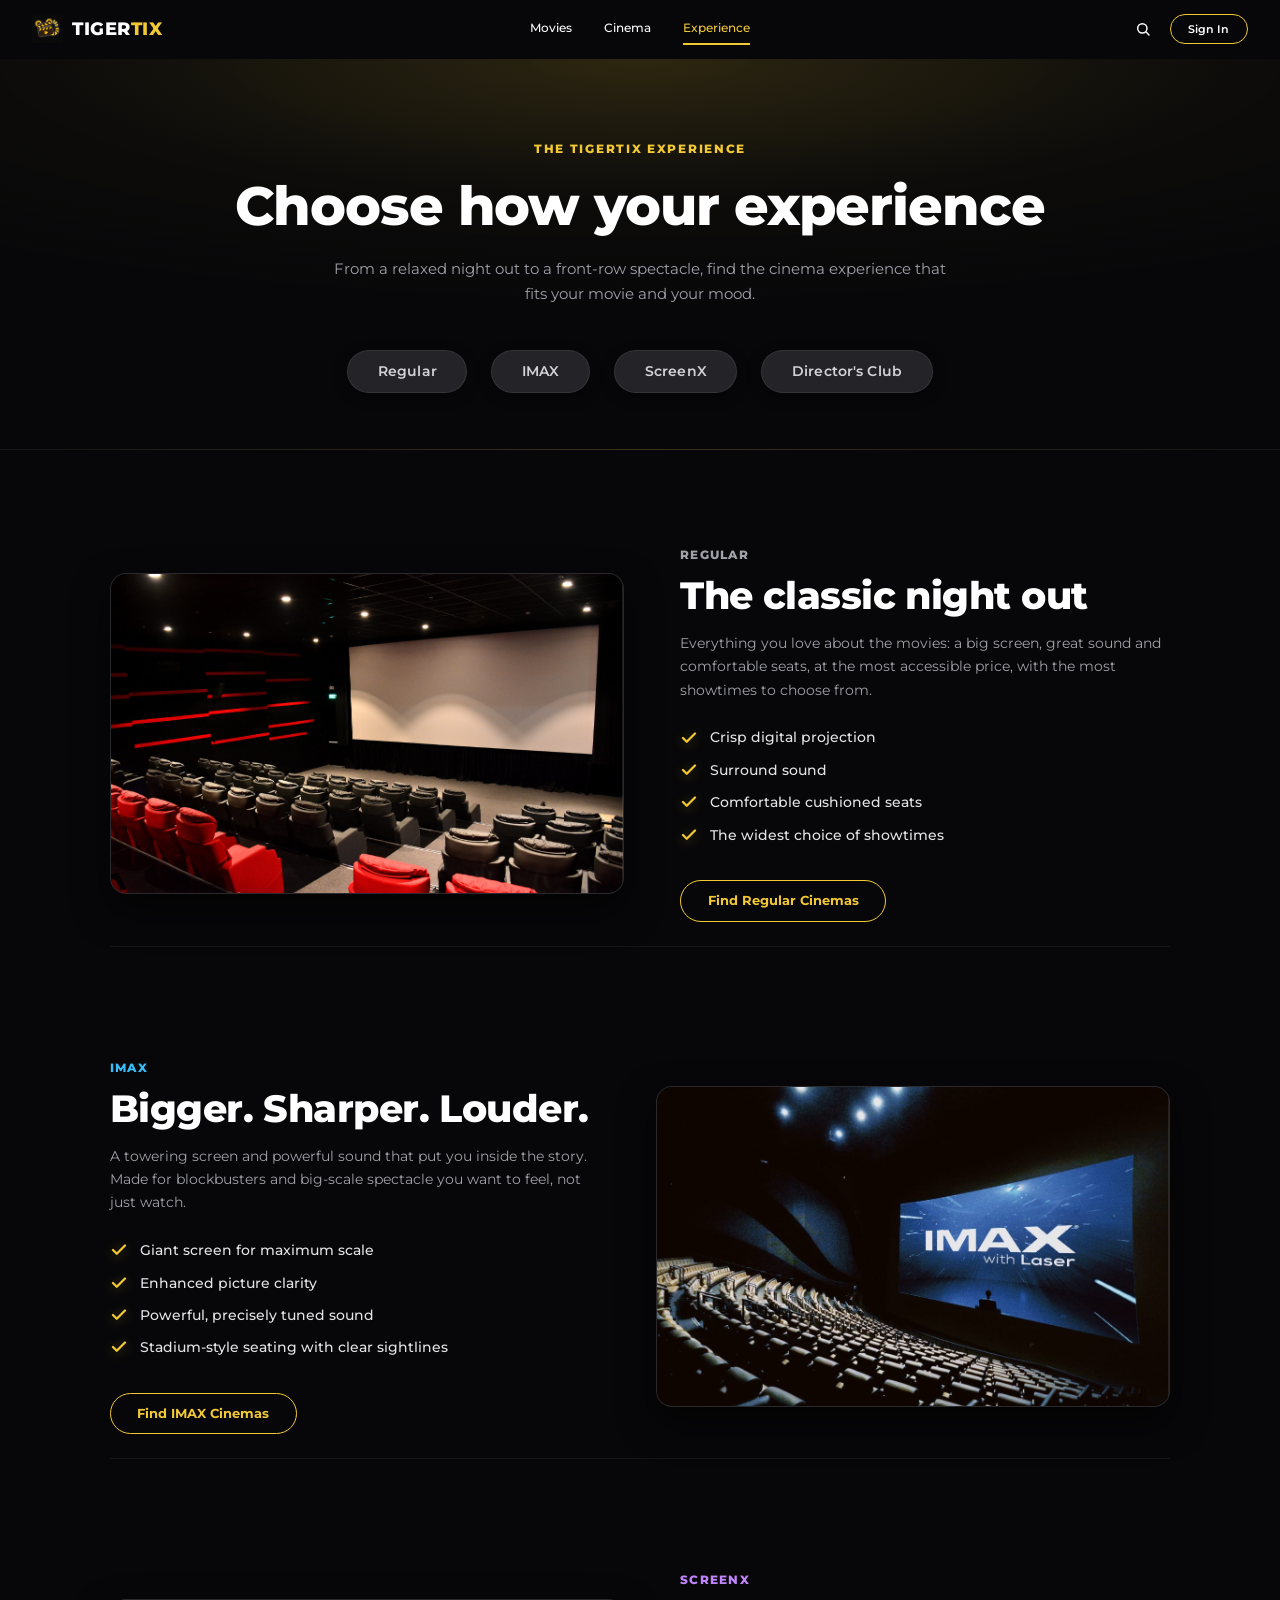
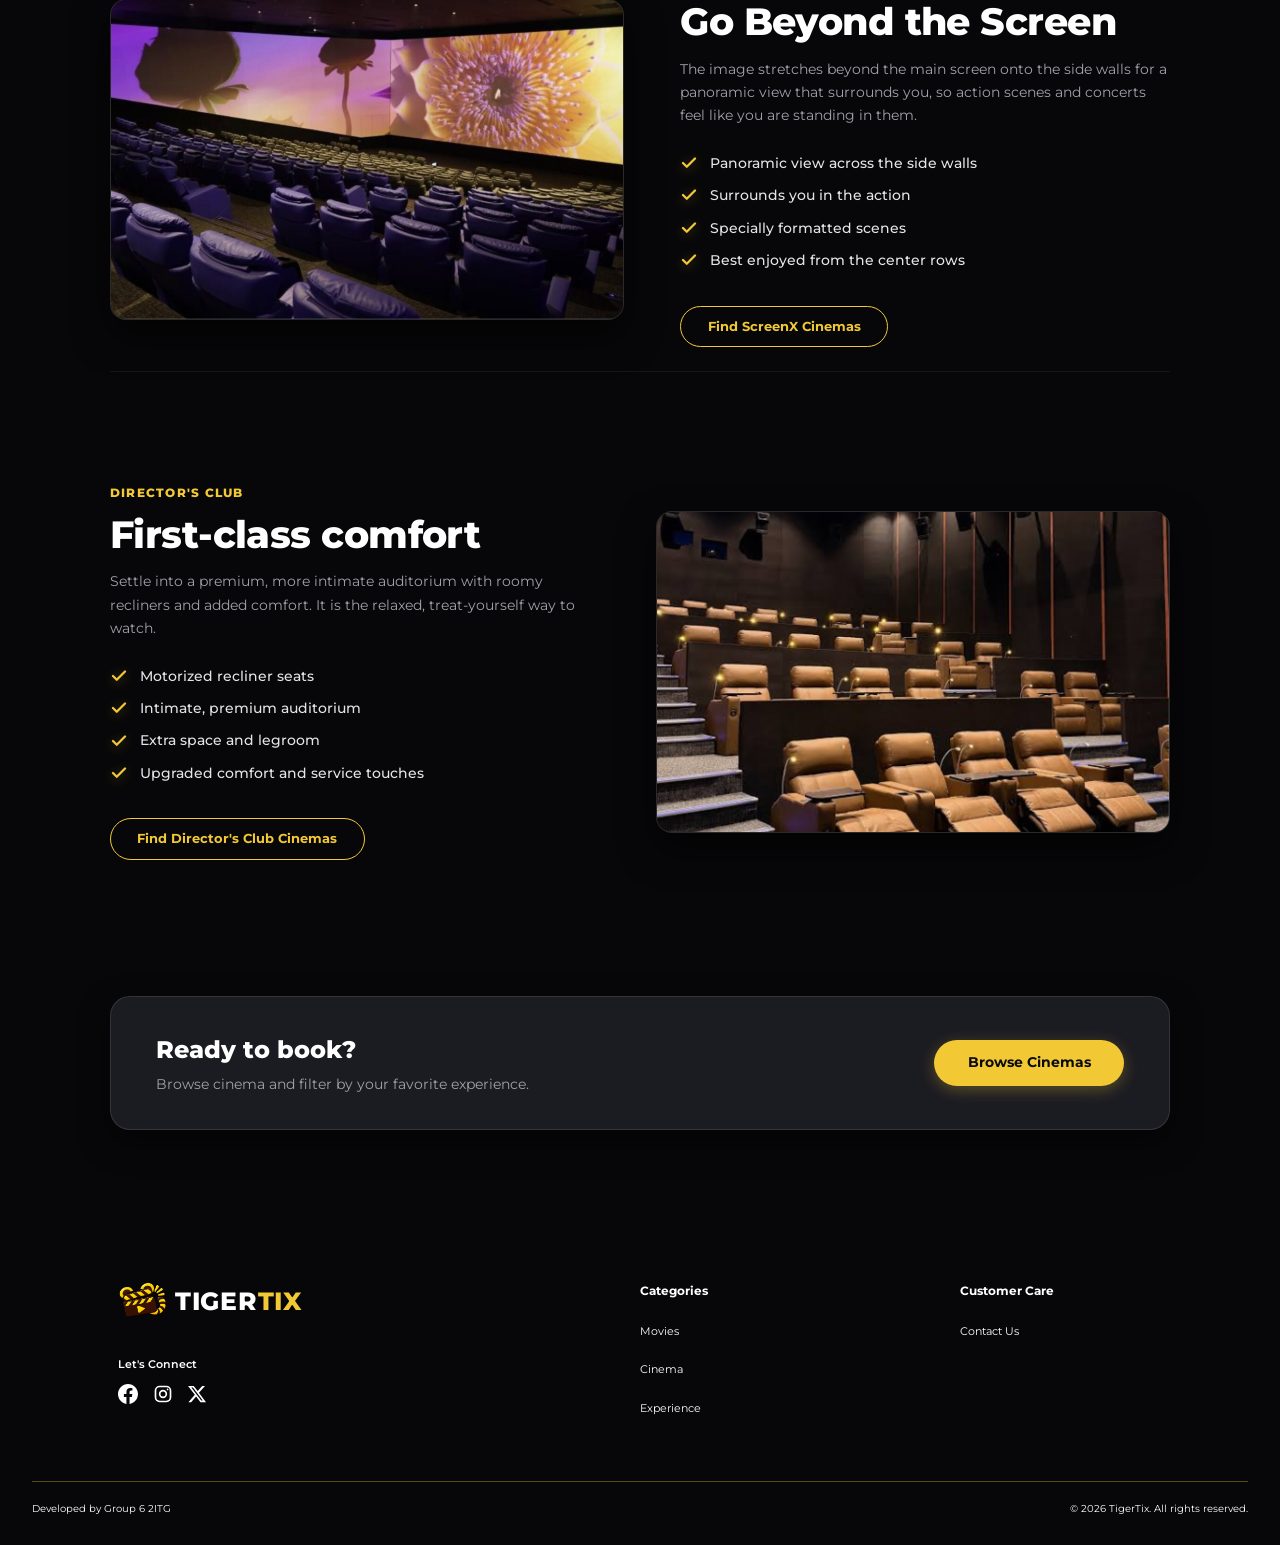
<file: experience.html>
<!DOCTYPE html>
<html lang="en">
<head>
  <meta charset="UTF-8">
  <meta name="viewport" content="width=device-width, initial-scale=1.0">
  <title>Experience | TigerTix</title>
  <link rel="preconnect" href="https://fonts.googleapis.com">
  <link rel="preconnect" href="https://fonts.gstatic.com" crossorigin>
  <link href="https://fonts.googleapis.com/css2?family=Montserrat:wght@400;500;600;700;800;900&display=swap" rel="stylesheet">
  <link rel="stylesheet" href="styles.css">
  <link rel="stylesheet" href="auth-modal.css">
</head>
<body class="experience-page">

  <!-- ================= HEADER ================= -->
  <header class="site-header">
    <a href="index.html" class="brand" aria-label="TigerTix home">
      <img src="images/logo.jpeg" alt="TigerTix logo" class="brand-logo">
      <span class="brand-text">TIGER<span>TIX</span></span>
    </a>

    <nav class="main-nav" aria-label="Main navigation">
      <a href="index.html">Movies</a>
      <a href="cinema.html">Cinema</a>
      <a href="experience.html" class="active">Experience</a>
    </nav>

    <div class="header-actions">
      <!-- Search Component -->
      <div class="search-widget" id="searchWidget">
        <div class="search-pill" id="searchPill">
          <button class="search-btn" id="searchBtn" type="button" aria-label="Search movies" aria-expanded="false" title="Search movies">
            <svg class="search-icon" width="16" height="16" viewBox="0 0 24 24" fill="none" stroke="currentColor" stroke-width="2.2" stroke-linecap="round" stroke-linejoin="round" aria-hidden="true">
              <circle cx="11" cy="11" r="7"></circle>
              <line x1="21" y1="21" x2="16.65" y2="16.65"></line>
            </svg>
          </button>
          <input 
            type="text" 
            class="search-input" 
            id="searchInput" 
            placeholder="Search movies..." 
            aria-label="Search movies"
            autocomplete="off"
            spellcheck="false"
          >
          <button class="search-clear" id="searchClear" type="button" aria-label="Clear search" title="Clear">
            <svg width="12" height="12" viewBox="0 0 24 24" fill="none" stroke="currentColor" stroke-width="2.5" stroke-linecap="round" stroke-linejoin="round" aria-hidden="true">
              <line x1="18" y1="6" x2="6" y2="18"></line>
              <line x1="6" y1="6" x2="18" y2="18"></line>
            </svg>
          </button>
        </div>

        <!-- Live Search Dropdown -->
        <div class="search-dropdown" id="searchDropdown" role="listbox" aria-label="Search results" hidden>
          <div class="search-dropdown-header">
            <span class="search-dropdown-title">Movies</span>
            <span class="search-count-badge" id="searchCountBadge">0 found</span>
          </div>
          <div class="search-results-list" id="searchResultsList"></div>
        </div>
      </div>

      <!-- GUEST STATE -->
      <a href="#" class="btn btn-outline btn-sm" id="navSignInBtn">Sign In</a>

      <!-- SIGNED-IN STATE (hidden by default; JS reveals it) -->
      <div class="nav-user-area" id="navUserArea" role="button" tabindex="0"
           aria-haspopup="true" aria-expanded="false" aria-label="User menu">
        <div class="nav-avatar" aria-hidden="true">
          <svg viewBox="0 0 24 24" xmlns="http://www.w3.org/2000/svg">
            <path d="M12 12c2.7 0 4.8-2.1 4.8-4.8S14.7 2.4 12 2.4 7.2 4.5 7.2 7.2 9.3 12 12 12zm0 2.4c-3.2 0-9.6 1.6-9.6 4.8v2.4h19.2v-2.4c0-3.2-6.4-4.8-9.6-4.8z"/>
          </svg>
        </div>
        <span class="nav-greeting" id="navGreeting">Hi, User!</span>
        <svg class="nav-chevron" viewBox="0 0 24 24" fill="none" stroke-width="2.5"
             stroke-linecap="round" stroke-linejoin="round" aria-hidden="true">
          <polyline points="6 9 12 15 18 9"></polyline>
        </svg>
        <div class="nav-dropdown" id="navDropdown" role="menu">
          <a href="account-settings.html" role="menuitem">Account Details</a>
          <a href="account-settings.html#bookings" role="menuitem">Bookings &amp; Transactions</a>
          <a href="account-settings.html#password" role="menuitem">Change Password</a>
          <div class="nav-dropdown-divider"></div>
          <a href="#" class="nav-signout" id="navSignOut" role="menuitem">Log Out</a>
        </div>
      </div>
    </div>
  </header>

  <main>
    <!-- ================= EXPERIENCE HERO ================= -->
    <section class="exp-hero" aria-label="The TigerTix Experience">
      <div class="exp-hero-container">
        <span class="exp-hero-tag">THE TIGERTIX EXPERIENCE</span>
        <h1 class="exp-hero-title">Choose how your experience</h1>
        <p class="exp-hero-subtitle">
          From a relaxed night out to a front-row spectacle, find the cinema experience that fits your movie and your mood.
        </p>

        <!-- Static Format Indicators (Matching Reference Pill Badges with Generous Spacing) -->
        <div class="exp-pill-badges" aria-label="Available Experiences">
          <a href="cinema.html?exp=regular" class="exp-pill-badge" style="text-decoration:none;">Regular</a>
          <a href="cinema.html?exp=imax" class="exp-pill-badge" style="text-decoration:none;">IMAX</a>
          <a href="cinema.html?exp=screenx" class="exp-pill-badge" style="text-decoration:none;">ScreenX</a>
          <a href="cinema.html?exp=directors-club" class="exp-pill-badge" style="text-decoration:none;">Director's Club</a>
        </div>
      </div>
    </section>

    <!-- ================= EXPERIENCE SHOWCASE LIST ================= -->
    <section class="exp-showcase-section" aria-label="Cinema Formats Showcase">
      <div class="exp-container">

        <!-- 1. REGULAR (Image Left, Content Right) -->
        <article class="exp-card exp-card--image-left" id="regular" data-exp-type="regular">
          <div class="exp-card-media">
            <div class="exp-card-img-wrap">
              <!-- =========================================================================
                   [IMAGE CONFIG: REGULAR CINEMA]
                   ========================================================================= -->
              <img src="images/regular-cinema.png" alt="Regular cinema hall with comfortable cushioned seating and wide screen" class="exp-card-img">
            </div>
          </div>
          <div class="exp-card-content">
            <span class="exp-card-label exp-card-label--regular">REGULAR</span>
            <h2 class="exp-card-title">The classic night out</h2>
            <p class="exp-card-desc">
              Everything you love about the movies: a big screen, great sound and comfortable seats, at the most accessible price, with the most showtimes to choose from.
            </p>
            <ul class="exp-feature-list">
              <li>
                <svg class="exp-check-icon" viewBox="0 0 24 24" fill="none" stroke="currentColor" stroke-width="3" stroke-linecap="round" stroke-linejoin="round"><polyline points="20 6 9 17 4 12"></polyline></svg>
                <span>Crisp digital projection</span>
              </li>
              <li>
                <svg class="exp-check-icon" viewBox="0 0 24 24" fill="none" stroke="currentColor" stroke-width="3" stroke-linecap="round" stroke-linejoin="round"><polyline points="20 6 9 17 4 12"></polyline></svg>
                <span>Surround sound</span>
              </li>
              <li>
                <svg class="exp-check-icon" viewBox="0 0 24 24" fill="none" stroke="currentColor" stroke-width="3" stroke-linecap="round" stroke-linejoin="round"><polyline points="20 6 9 17 4 12"></polyline></svg>
                <span>Comfortable cushioned seats</span>
              </li>
              <li>
                <svg class="exp-check-icon" viewBox="0 0 24 24" fill="none" stroke="currentColor" stroke-width="3" stroke-linecap="round" stroke-linejoin="round"><polyline points="20 6 9 17 4 12"></polyline></svg>
                <span>The widest choice of showtimes</span>
              </li>
            </ul>
            <div class="exp-action-row">
              <a href="cinema.html?exp=regular" class="exp-cta-btn">Find Regular Cinemas</a>
            </div>
          </div>
        </article>

        <!-- 2. IMAX (Content Left, Image Right) -->
        <article class="exp-card exp-card--image-right" id="imax" data-exp-type="imax">
          <div class="exp-card-content">
            <span class="exp-card-label exp-card-label--imax">IMAX</span>
            <h2 class="exp-card-title">Bigger. Sharper. Louder.</h2>
            <p class="exp-card-desc">
              A towering screen and powerful sound that put you inside the story. Made for blockbusters and big-scale spectacle you want to feel, not just watch.
            </p>
            <ul class="exp-feature-list">
              <li>
                <svg class="exp-check-icon" viewBox="0 0 24 24" fill="none" stroke="currentColor" stroke-width="3" stroke-linecap="round" stroke-linejoin="round"><polyline points="20 6 9 17 4 12"></polyline></svg>
                <span>Giant screen for maximum scale</span>
              </li>
              <li>
                <svg class="exp-check-icon" viewBox="0 0 24 24" fill="none" stroke="currentColor" stroke-width="3" stroke-linecap="round" stroke-linejoin="round"><polyline points="20 6 9 17 4 12"></polyline></svg>
                <span>Enhanced picture clarity</span>
              </li>
              <li>
                <svg class="exp-check-icon" viewBox="0 0 24 24" fill="none" stroke="currentColor" stroke-width="3" stroke-linecap="round" stroke-linejoin="round"><polyline points="20 6 9 17 4 12"></polyline></svg>
                <span>Powerful, precisely tuned sound</span>
              </li>
              <li>
                <svg class="exp-check-icon" viewBox="0 0 24 24" fill="none" stroke="currentColor" stroke-width="3" stroke-linecap="round" stroke-linejoin="round"><polyline points="20 6 9 17 4 12"></polyline></svg>
                <span>Stadium-style seating with clear sightlines</span>
              </li>
            </ul>
            <div class="exp-action-row">
              <a href="cinema.html?exp=imax" class="exp-cta-btn">Find IMAX Cinemas</a>
            </div>
          </div>
          <div class="exp-card-media">
            <div class="exp-card-img-wrap">
              <!-- =========================================================================
                   [IMAGE CONFIG: IMAX CINEMA]
                   ========================================================================= -->
              <img src="images/imax-cinema.png" alt="Massive curved IMAX screen with stadium seating" class="exp-card-img">
            </div>
          </div>
        </article>

        <!-- 3. SCREENX (Image Left, Content Right) -->
        <article class="exp-card exp-card--image-left" id="screenx" data-exp-type="screenx">
          <div class="exp-card-media">
            <div class="exp-card-img-wrap">
              <!-- =========================================================================
                   [IMAGE CONFIG: SCREENX CINEMA]
                   ========================================================================= -->
              <img src="images/screenx-cinema.png" alt="270-degree ScreenX panoramic theater walls" class="exp-card-img">
            </div>
          </div>
          <div class="exp-card-content">
            <span class="exp-card-label exp-card-label--screenx">SCREENX</span>
            <h2 class="exp-card-title">Go Beyond the Screen</h2>
            <p class="exp-card-desc">
              The image stretches beyond the main screen onto the side walls for a panoramic view that surrounds you, so action scenes and concerts feel like you are standing in them.
            </p>
            <ul class="exp-feature-list">
              <li>
                <svg class="exp-check-icon" viewBox="0 0 24 24" fill="none" stroke="currentColor" stroke-width="3" stroke-linecap="round" stroke-linejoin="round"><polyline points="20 6 9 17 4 12"></polyline></svg>
                <span>Panoramic view across the side walls</span>
              </li>
              <li>
                <svg class="exp-check-icon" viewBox="0 0 24 24" fill="none" stroke="currentColor" stroke-width="3" stroke-linecap="round" stroke-linejoin="round"><polyline points="20 6 9 17 4 12"></polyline></svg>
                <span>Surrounds you in the action</span>
              </li>
              <li>
                <svg class="exp-check-icon" viewBox="0 0 24 24" fill="none" stroke="currentColor" stroke-width="3" stroke-linecap="round" stroke-linejoin="round"><polyline points="20 6 9 17 4 12"></polyline></svg>
                <span>Specially formatted scenes</span>
              </li>
              <li>
                <svg class="exp-check-icon" viewBox="0 0 24 24" fill="none" stroke="currentColor" stroke-width="3" stroke-linecap="round" stroke-linejoin="round"><polyline points="20 6 9 17 4 12"></polyline></svg>
                <span>Best enjoyed from the center rows</span>
              </li>
            </ul>
            <div class="exp-action-row">
              <a href="cinema.html?exp=screenx" class="exp-cta-btn">Find ScreenX Cinemas</a>
            </div>
          </div>
        </article>

        <!-- 4. DIRECTOR'S CLUB (Content Left, Image Right) -->
        <article class="exp-card exp-card--image-right" id="directors-club" data-exp-type="directors-club">
          <div class="exp-card-content">
            <span class="exp-card-label exp-card-label--dc">DIRECTOR'S CLUB</span>
            <h2 class="exp-card-title">First-class comfort</h2>
            <p class="exp-card-desc">
              Settle into a premium, more intimate auditorium with roomy recliners and added comfort. It is the relaxed, treat-yourself way to watch.
            </p>
            <ul class="exp-feature-list">
              <li>
                <svg class="exp-check-icon" viewBox="0 0 24 24" fill="none" stroke="currentColor" stroke-width="3" stroke-linecap="round" stroke-linejoin="round"><polyline points="20 6 9 17 4 12"></polyline></svg>
                <span>Motorized recliner seats</span>
              </li>
              <li>
                <svg class="exp-check-icon" viewBox="0 0 24 24" fill="none" stroke="currentColor" stroke-width="3" stroke-linecap="round" stroke-linejoin="round"><polyline points="20 6 9 17 4 12"></polyline></svg>
                <span>Intimate, premium auditorium</span>
              </li>
              <li>
                <svg class="exp-check-icon" viewBox="0 0 24 24" fill="none" stroke="currentColor" stroke-width="3" stroke-linecap="round" stroke-linejoin="round"><polyline points="20 6 9 17 4 12"></polyline></svg>
                <span>Extra space and legroom</span>
              </li>
              <li>
                <svg class="exp-check-icon" viewBox="0 0 24 24" fill="none" stroke="currentColor" stroke-width="3" stroke-linecap="round" stroke-linejoin="round"><polyline points="20 6 9 17 4 12"></polyline></svg>
                <span>Upgraded comfort and service touches</span>
              </li>
            </ul>
            <div class="exp-action-row">
              <a href="cinema.html?exp=directors-club" class="exp-cta-btn">Find Director's Club Cinemas</a>
            </div>
          </div>
          <div class="exp-card-media">
            <div class="exp-card-img-wrap">
              <!-- =========================================================================
                   [IMAGE CONFIG: DIRECTOR'S CLUB CINEMA]
                   ========================================================================= -->
              <img src="images/director-cinema.png" alt="Intimate VIP cinema with leather motorized recliners and side tables" class="exp-card-img">
            </div>
          </div>
        </article>

        <!-- Bottom Ready to Book Banner -->
        <div class="exp-bottom-banner">
          <div class="exp-bottom-banner-text">
            <h3>Ready to book?</h3>
            <p>Browse cinema and filter by your favorite experience.</p>
          </div>
          <a href="cinema.html" class="exp-bottom-banner-btn">Browse Cinemas</a>
        </div>

      </div>
    </section>
  </main>

  <script src="script.js"></script>
  <!-- ===== AUTH MODAL ===== -->
  <div class="auth-overlay" id="authOverlay" aria-hidden="true" role="dialog" aria-modal="true" aria-labelledby="authDialogTitle">
    <div class="auth-card">

      <!-- Top bar -->
      <header class="auth-topbar">
        <a class="auth-topbar-brand" href="index.html" tabindex="-1">
          <img src="images/logo.jpeg" alt="">
          <span>TIGER<span class="tix">TIX</span></span>
        </a>
        <button class="auth-close-btn" id="authCloseBtn" type="button" aria-label="Close dialog">&times;</button>
      </header>

      <!-- Body -->
      <div class="auth-body">

        <!-- Left promo panel -->
        <div class="auth-promo" aria-hidden="true">
          <div class="auth-film-left"  id="authFilmLeft"></div>
          <div class="auth-film-right" id="authFilmRight"></div>

          <p class="auth-promo-eyebrow">Welcome to TigerTix</p>
          <h2 class="auth-promo-title" id="authDialogTitle">Your seat is<br>waiting.</h2>
          <p class="auth-promo-desc">Log in or sign up to reserve seats and get your e-ticket via email.</p>

          <div class="auth-ticket">
            <div class="auth-ticket-header">
              <span class="auth-ticket-title">TIGERTIX PASS</span>
              <span class="auth-ticket-admit">ADMIT ONE</span>
            </div>
            <div class="auth-ticket-row">
              <span class="auth-ticket-label">Movie</span>
              <div class="auth-ticket-bar w70"></div>
            </div>
            <div class="auth-ticket-row">
              <span class="auth-ticket-label">Cinema</span>
              <div class="auth-ticket-bar w55"></div>
            </div>
            <div class="auth-ticket-row">
              <span class="auth-ticket-label">Seat</span>
              <div class="auth-ticket-bar w35"></div>
            </div>
          </div>
        </div>

        <!-- Right form panel -->
        <div class="auth-form-panel">

          <!-- Tab switcher -->
          <div class="auth-tabs" role="tablist">
            <button class="auth-tab active" id="authTabSignup" type="button" role="tab" aria-selected="true"  aria-controls="authViewSignup">Sign Up</button>
            <button class="auth-tab"        id="authTabLogin"  type="button" role="tab" aria-selected="false" aria-controls="authViewLogin">Log In</button>
          </div>

          <!-- SIGN UP VIEW -->
          <div class="auth-view active" id="authViewSignup" role="tabpanel">
            <h3 class="auth-view-title">Create your account</h3>
            <form id="authFormSignup" novalidate>

              <div class="auth-field">
                <label class="auth-label" for="authSignupName">Full name</label>
                <input class="auth-input" type="text"     id="authSignupName"    placeholder="Enter your full name"     autocomplete="name"     required>
              </div>

              <div class="auth-field">
                <label class="auth-label" for="authSignupEmail">Email Address</label>
                <input class="auth-input" type="email"    id="authSignupEmail"   placeholder="Enter your email address"  autocomplete="email"    required>
              </div>

              <div class="auth-field">
                <label class="auth-label" for="authSignupPwd">Password</label>
                <div class="pw-field-wrap">
                  <input class="auth-input" type="password" id="authSignupPwd" placeholder="At least 8 characters" autocomplete="new-password" required>
                  <button type="button" class="pw-toggle-btn" aria-label="Show/hide password">
                    <svg class="eye-icon" xmlns="http://www.w3.org/2000/svg" width="18" height="18" viewBox="0 0 24 24" fill="none" stroke="currentColor" stroke-width="2" stroke-linecap="round" stroke-linejoin="round"><path d="M1 12s4-8 11-8 11 8 11 8-4 8-11 8-11-8z"/><circle cx="12" cy="12" r="3"/></svg>
                    <svg class="eye-off-icon" xmlns="http://www.w3.org/2000/svg" width="18" height="18" viewBox="0 0 24 24" fill="none" stroke="currentColor" stroke-width="2" stroke-linecap="round" stroke-linejoin="round" style="display:none"><path d="M17.94 17.94A10.07 10.07 0 0 1 12 20c-7 0-11-8-11-8a18.45 18.45 0 0 1 5.06-5.94M9.9 4.24A9.12 9.12 0 0 1 12 4c7 0 11 8 11 8a18.5 18.5 0 0 1-2.16 3.19m-6.72-1.07a3 3 0 1 1-4.24-4.24"/><line x1="1" y1="1" x2="23" y2="23"/></svg>
                  </button>
                </div>
              </div>

              <div class="auth-pwd-rules">
                <p class="auth-pwd-rules-title">Your password must include at least:</p>
                <div class="auth-pwd-rule" id="authRuleLen">
                  <span class="auth-rule-dot"><svg viewBox="0 0 24 24"><polyline points="20 6 9 17 4 12"/></svg></span>
                  8 characters
                </div>
                <div class="auth-pwd-rule" id="authRuleUpper">
                  <span class="auth-rule-dot"><svg viewBox="0 0 24 24"><polyline points="20 6 9 17 4 12"/></svg></span>
                  1 uppercase letter (A–Z)
                </div>
                <div class="auth-pwd-rule" id="authRuleNum">
                  <span class="auth-rule-dot"><svg viewBox="0 0 24 24"><polyline points="20 6 9 17 4 12"/></svg></span>
                  1 number (0–9)
                </div>
                <div class="auth-pwd-rule" id="authRuleSpecial">
                  <span class="auth-rule-dot"><svg viewBox="0 0 24 24"><polyline points="20 6 9 17 4 12"/></svg></span>
                  1 special character (!@#$%^&amp;*)
                </div>
              </div>

              <div class="auth-field">
                <label class="auth-label" for="authSignupConfirm">Confirm password</label>
                <div class="pw-field-wrap"><input class="auth-input" type="password" id="authSignupConfirm" placeholder="Re-enter your password"   autocomplete="new-password" required><button type="button" class="pw-toggle-btn" aria-label="Show/hide password"><svg class="eye-icon" xmlns="http://www.w3.org/2000/svg" width="17" height="17" viewBox="0 0 24 24" fill="none" stroke="currentColor" stroke-width="2" stroke-linecap="round" stroke-linejoin="round"><path d="M1 12s4-8 11-8 11 8 11 8-4 8-11 8-11-8-11-8z"/><circle cx="12" cy="12" r="3"/></svg><svg class="eye-off-icon" xmlns="http://www.w3.org/2000/svg" width="17" height="17" viewBox="0 0 24 24" fill="none" stroke="currentColor" stroke-width="2" stroke-linecap="round" stroke-linejoin="round" style="display:none"><path d="M17.94 17.94A10.07 10.07 0 0 1 12 20c-7 0-11-8-11-8a18.45 18.45 0 0 1 5.06-5.94M9.9 4.24A9.12 9.12 0 0 1 12 4c7 0 11 8 11 8a18.5 18.5 0 0 1-2.16 3.19m-6.72-1.07a3 3 0 1 1-4.24-4.24"/><line x1="1" y1="1" x2="23" y2="23"/></svg></button></div>
              </div>

              <button class="auth-submit" type="submit">Sign Up</button>

              <p class="auth-switch-prompt">Already have an account? <button type="button" id="authToLogin">Log In</button></p>
            </form>
          </div>

          <!-- LOG IN VIEW -->
          <div class="auth-view" id="authViewLogin" role="tabpanel">
            <h3 class="auth-view-title">Welcome back</h3>
            <form id="authFormLogin" novalidate>

              <div class="auth-field">
                <label class="auth-label" for="authLoginEmail">Email Address</label>
                <input class="auth-input" type="email"    id="authLoginEmail" placeholder="Enter your email address" autocomplete="email"            required>
              </div>

              <div class="auth-field">
                <label class="auth-label" for="authLoginPwd">Password</label>
                <div class="pw-field-wrap"><input class="auth-input" type="password" id="authLoginPwd"   placeholder="Enter your password"      autocomplete="current-password" required><button type="button" class="pw-toggle-btn" aria-label="Show/hide password"><svg class="eye-icon" xmlns="http://www.w3.org/2000/svg" width="17" height="17" viewBox="0 0 24 24" fill="none" stroke="currentColor" stroke-width="2" stroke-linecap="round" stroke-linejoin="round"><path d="M1 12s4-8 11-8 11 8 11 8-4 8-11 8-11-8-11-8z"/><circle cx="12" cy="12" r="3"/></svg><svg class="eye-off-icon" xmlns="http://www.w3.org/2000/svg" width="17" height="17" viewBox="0 0 24 24" fill="none" stroke="currentColor" stroke-width="2" stroke-linecap="round" stroke-linejoin="round" style="display:none"><path d="M17.94 17.94A10.07 10.07 0 0 1 12 20c-7 0-11-8-11-8a18.45 18.45 0 0 1 5.06-5.94M9.9 4.24A9.12 9.12 0 0 1 12 4c7 0 11 8 11 8a18.5 18.5 0 0 1-2.16 3.19m-6.72-1.07a3 3 0 1 1-4.24-4.24"/><line x1="1" y1="1" x2="23" y2="23"/></svg></button></div>
              </div>

              <div class="auth-options-row">
                <label class="auth-remember">
                  <input type="checkbox" id="authLoginRemember">
                  Remember me
                </label>
              </div>

              <button class="auth-submit" type="submit">Log in</button>

              <p class="auth-switch-prompt">New to TigerTix? <button type="button" id="authToSignup">Sign Up</button></p>
            </form>
          </div>

        </div><!-- /.auth-form-panel -->
      </div><!-- /.auth-body -->
    </div><!-- /.auth-card -->
  </div><!-- /.auth-overlay -->

  <!-- ================= FOOTER ================= -->
  <footer class="site-footer">
    <div class="footer-top">

      <div class="footer-brand">
        <a href="index.html" class="brand brand--lg" aria-label="TigerTix home">
          <img src="images/logo.png" alt="TigerTix logo" class="brand-logo brand-logo--lg">
          <span class="brand-text">TIGER<span>TIX</span></span>
        </a>
        <p class="connect-label">Let's Connect</p>
        <div class="socials">
          <a href="#" aria-label="Facebook" class="social-icon">
            <svg width="20" height="20" viewBox="0 0 24 24" fill="currentColor" aria-hidden="true">
              <path d="M24 12.07C24 5.4 18.63 0 12 0S0 5.4 0 12.07C0 18.1 4.39 23.1 10.13 24v-8.44H7.08v-3.49h3.05V9.41c0-3.02 1.79-4.69 4.53-4.69 1.31 0 2.69.24 2.69.24v2.97h-1.52c-1.49 0-1.96.93-1.96 1.88v2.26h3.33l-.53 3.49h-2.8V24C19.61 23.1 24 18.1 24 12.07z"/>
            </svg>
          </a>
          <a href="#" aria-label="Instagram" class="social-icon">
            <svg width="20" height="20" viewBox="0 0 24 24" fill="none" stroke="currentColor" stroke-width="2" stroke-linecap="round" stroke-linejoin="round" aria-hidden="true">
              <rect x="3" y="3" width="18" height="18" rx="5"></rect>
              <circle cx="12" cy="12" r="4"></circle>
              <circle cx="17.5" cy="6.5" r="1" fill="currentColor" stroke="none"></circle>
            </svg>
          </a>
          <a href="#" aria-label="X (Twitter)" class="social-icon">
            <svg width="20" height="20" viewBox="0 0 24 24" fill="currentColor" aria-hidden="true">
              <path d="M18.244 2.25h3.308l-7.227 8.26 8.502 11.24H16.17l-5.214-6.817L4.99 21.75H1.68l7.73-8.835L1.254 2.25H8.08l4.713 6.231zm-1.161 17.52h1.833L7.084 4.126H5.117z"/>
            </svg>
          </a>
        </div>
      </div>

      <nav class="footer-col" aria-label="Categories">
        <h4>Categories</h4>
        <ul>
          <li><a href="index.html">Movies</a></li>
          <li><a href="cinema.html">Cinema</a></li>
          <li><a href="experience.html">Experience</a></li>
        </ul>
      </nav>

      <nav class="footer-col" aria-label="Customer care">
        <h4>Customer Care</h4>
        <ul>
          <li><a href="contact.html">Contact Us</a></li>
        </ul>
      </nav>

    </div>

    <div class="footer-bottom">
      <p>Developed by Group 6 2ITG</p>
      <p>&copy; 2026 TigerTix. All rights reserved.</p>
    </div>
  </footer>

    <script src="auth-modal.js"></script>
    <script>
      // Make whole experience cards clickable to bring user to the filtered cinema page
      document.querySelectorAll('.exp-card').forEach(function (card) {
        card.style.cursor = 'pointer';
        card.addEventListener('click', function (e) {
          if (e.target.closest('a') || e.target.closest('button')) return;
          var exp = card.getAttribute('data-exp-type') || card.id;
          if (exp) {
            window.location.href = 'cinema.html?exp=' + encodeURIComponent(exp);
          }
        });
      });
    </script>
</body>
</html>
</file>
<file: styles.css>
/* ================= RESET & VARIABLES ================= */
*,
*::before,
*::after {
  box-sizing: border-box;
  margin: 0;
  padding: 0;
}

:root {
  --bg: #070709;
  --bg-section: hsl(0, 0%, 0%);
  --bg-card: #202026;
  --bg-container: #1b1b22;
  --bg-container-elevated: #22222a;
  --border-container: rgba(255, 255, 255, 0.11);
  --text: #ffffff;
  --text-muted: #d4d4dc;
  --accent: #f2c935;
  --badge-bg: #3b5bdb;
  --radius: 22px;
  --font: "Montserrat", "Segoe UI", Arial, sans-serif;
}

html {
  scroll-behavior: smooth;
  height: 100%;
}

body {
  background: var(--bg);
  color: var(--text);
  font-family: var(--font);
  line-height: 1.5;
  -webkit-font-smoothing: antialiased;
  min-height: 100%;
  display: flex;
  flex-direction: column;
}

main {
  flex: 1 0 auto;
}

a {
  color: inherit;
  text-decoration: none;
}

ul {
  list-style: none;
}

img {
  max-width: 100%;
  display: block;
}

.sr-only {
  position: absolute;
  width: 1px;
  height: 1px;
  margin: -1px;
  padding: 0;
  overflow: hidden;
  clip: rect(0, 0, 0, 0);
  white-space: nowrap;
  border: 0;
}

/* ================= BUTTONS & BADGES ================= */
.btn {
  display: inline-block;
  font-family: var(--font);
  font-weight: 600;
  border-radius: 999px;
  border: 1.5px solid var(--accent);
  cursor: pointer;
  transition: background 0.2s ease, color 0.2s ease, transform 0.2s ease;
  text-align: center;
}

.btn:hover {
  transform: translateY(-1px);
}

.btn-solid {
  background: var(--accent);
  color: #111;
}

.btn-solid:hover {
  background: #ffd84d;
}

.btn-outline {
  background: transparent;
  color: var(--text);
}

.btn-outline:hover {
  background: var(--accent);
  color: #111;
}

.btn-sm {
  font-size: 0.7rem;
  padding: 0.35rem 1.1rem;
}

.btn-xs {
  font-size: 0.7rem;
  padding: 0.25rem 1.4rem;
}

.badge {
  display: inline-block;
  background: var(--badge-bg);
  color: #fff;
  font-size: 0.55rem;
  font-weight: 700;
  line-height: 1;
  padding: 0.2rem 0.35rem;
  border-radius: 3px;
  vertical-align: middle;
  margin-left: 0.35rem;
}

/* ================= HEADER ================= */
.site-header {
  display: flex;
  align-items: center;
  justify-content: space-between;
  gap: 1rem;
  padding: 0.9rem 2rem;
  background: var(--bg);
  position: sticky;
  top: 0;
  z-index: 50;
}

.brand {
  display: inline-flex;
  align-items: center;
  gap: 0.55rem;
  flex-shrink: 0;
  z-index: 2;
}

/* Brand Logo Image Sizing */
.brand-logo,
.brand img {
  width: auto;
  height: 28px;
  max-height: 28px;
  max-width: 36px;
  object-fit: contain;
  flex-shrink: 0;
  display: block;
}

.brand--lg .brand-logo,
.brand--lg img {
  height: 38px;
  max-height: 38px;
  max-width: 48px;
}

.brand-text {
  font-weight: 800;
  font-size: 1.12rem;
  letter-spacing: 0.03em;
}

.brand-text span {
  color: var(--accent);
}

.brand--lg .brand-text {
  font-size: 1.55rem;
}

/* Logo placeholder: replace with <img> */
.logo-slot {
  display: inline-block;
  flex-shrink: 0;
  border: 2px dashed var(--accent);
  border-radius: 6px;
  background: rgba(242, 201, 53, 0.12);
}

.logo-slot--sm {
  width: 32px;
  height: 22px;
}

.logo-slot--md {
  width: 40px;
  height: 28px;
}

.main-nav {
  position: absolute;
  left: 50%;
  transform: translateX(-50%);
  display: flex;
  gap: 2rem;
  font-size: 0.75rem;
  font-weight: 500;
  z-index: 1;
  pointer-events: auto;
}

.main-nav a {
  padding: 0.35rem 0;
  border-bottom: 2px solid transparent;
  transition: color 0.2s ease;
}

.main-nav a:hover {
  color: var(--accent);
}

.main-nav a.active {
  color: var(--accent);
  border-bottom-color: var(--accent);
}

.header-actions {
  display: flex;
  align-items: center;
  gap: 0.85rem;
  position: relative;
  z-index: 2;
  margin-left: auto;
}

/* ================= SEARCH WIDGET =================
   When clicked, the search pill glides open to the right with a curved
   capsule border matching the Sign In button style, but slightly smaller. */
.search-widget {
  position: relative;
  display: flex;
  align-items: center;
}

.search-pill {
  display: flex;
  align-items: center;
  height: 28px;
  width: 28px;
  border-radius: 999px;
  border: 1.5px solid transparent;
  background: transparent;
  overflow: hidden;
  transition: width 0.38s cubic-bezier(0.16, 1, 0.3, 1),
    border-color 0.25s ease,
    background-color 0.25s ease,
    box-shadow 0.25s ease;
}

.search-widget.is-open .search-pill {
  width: 215px;
  border-color: var(--accent);
  background-color: #121212;
  box-shadow: 0 0 12px rgba(242, 201, 53, 0.15);
}

.search-btn {
  background: none;
  border: none;
  color: var(--text);
  cursor: pointer;
  display: inline-flex;
  align-items: center;
  justify-content: center;
  width: 28px;
  height: 28px;
  padding: 0;
  flex-shrink: 0;
  transition: color 0.2s ease, transform 0.2s ease;
}

.search-btn:hover {
  color: var(--accent);
}

.search-widget.is-open .search-btn {
  color: var(--accent);
}

.search-input {
  flex: 1;
  min-width: 0;
  height: 100%;
  background: transparent;
  border: none;
  outline: none;
  color: #ffffff;
  font-family: var(--font);
  font-size: 0.68rem;
  font-weight: 500;
  padding: 0 0.35rem 0 0.15rem;
  opacity: 0;
  transform: translateX(-12px);
  pointer-events: none;
  transition: opacity 0.22s ease, transform 0.32s cubic-bezier(0.16, 1, 0.3, 1);
}

.search-widget.is-open .search-input {
  opacity: 1;
  transform: translateX(0);
  pointer-events: auto;
}

.search-input::placeholder {
  color: #888888;
  font-size: 0.65rem;
  font-weight: 400;
}

.search-clear {
  display: inline-flex;
  align-items: center;
  justify-content: center;
  width: 18px;
  height: 18px;
  padding: 0;
  margin-right: 0.3rem;
  background: transparent;
  border: none;
  border-radius: 50%;
  color: #888888;
  cursor: pointer;
  flex-shrink: 0;
  opacity: 0;
  pointer-events: none;
  transform: scale(0.7);
  transition: opacity 0.2s ease, transform 0.2s ease, color 0.2s ease, background 0.2s ease;
}

.search-clear:hover {
  color: var(--accent);
  background: rgba(255, 255, 255, 0.1);
}

.search-clear.is-visible {
  opacity: 1;
  pointer-events: auto;
  transform: scale(1);
}

/* ================= SEARCH DROPDOWN ================= */
.search-dropdown {
  position: absolute;
  top: calc(100% + 10px);
  right: 0;
  width: 310px;
  max-height: 380px;
  background: #171717;
  border: 1px solid rgba(242, 201, 53, 0.35);
  border-radius: 14px;
  box-shadow: 0 16px 36px rgba(0, 0, 0, 0.8), 0 0 16px rgba(242, 201, 53, 0.1);
  padding: 0.6rem;
  z-index: 100;
  overflow: hidden;
  display: flex;
  flex-direction: column;
  animation: searchDropdownFade 0.22s cubic-bezier(0.16, 1, 0.3, 1);
}

.search-dropdown[hidden] {
  display: none;
}

@keyframes searchDropdownFade {
  from {
    opacity: 0;
    transform: translateY(-6px) scale(0.98);
  }

  to {
    opacity: 1;
    transform: translateY(0) scale(1);
  }
}

.search-dropdown-header {
  display: flex;
  align-items: center;
  justify-content: space-between;
  padding: 0.3rem 0.4rem 0.5rem;
  border-bottom: 1px solid #2a2a2a;
  margin-bottom: 0.4rem;
}

.search-dropdown-title {
  font-size: 0.68rem;
  font-weight: 700;
  text-transform: uppercase;
  letter-spacing: 0.05em;
  color: var(--accent);
}

.search-count-badge {
  font-size: 0.6rem;
  color: var(--text-muted);
  background: #252525;
  padding: 0.15rem 0.45rem;
  border-radius: 999px;
}

.search-results-list {
  overflow-y: auto;
  max-height: 310px;
  display: flex;
  flex-direction: column;
  gap: 0.35rem;
}

.search-results-list::-webkit-scrollbar {
  width: 5px;
}

.search-results-list::-webkit-scrollbar-thumb {
  background: #3a3a3a;
  border-radius: 999px;
}

.search-item {
  display: flex;
  align-items: center;
  gap: 0.6rem;
  padding: 0.45rem 0.5rem;
  border-radius: 8px;
  background: transparent;
  border: 1px solid transparent;
  cursor: pointer;
  transition: background 0.15s ease, border-color 0.15s ease, transform 0.15s ease;
  text-align: left;
  color: inherit;
  width: 100%;
}

.search-item:hover,
.search-item:focus-visible {
  background: #232323;
  border-color: rgba(242, 201, 53, 0.3);
  transform: translateX(2px);
  outline: none;
}

.search-item-thumb {
  width: 32px;
  height: 44px;
  border-radius: 4px;
  background: #2c2c2c;
  border: 1px dashed var(--accent);
  flex-shrink: 0;
  display: flex;
  align-items: center;
  justify-content: center;
  overflow: hidden;
}

.search-item-thumb svg {
  color: var(--accent);
  opacity: 0.75;
}

.search-item-thumb img {
  width: 100%;
  height: 100%;
  object-fit: cover;
}

.search-item-body {
  flex: 1;
  min-width: 0;
}

.search-item-title {
  font-size: 0.72rem;
  font-weight: 600;
  line-height: 1.25;
  color: #ffffff;
  display: flex;
  align-items: center;
  gap: 0.35rem;
  white-space: nowrap;
  overflow: hidden;
  text-overflow: ellipsis;
}

.search-highlight {
  color: var(--accent);
  font-weight: 700;
  background: transparent;
}

.search-item-meta {
  font-size: 0.58rem;
  color: var(--text-muted);
  margin-top: 0.15rem;
  white-space: nowrap;
  overflow: hidden;
  text-overflow: ellipsis;
}

.search-item-tag {
  display: inline-block;
  font-size: 0.52rem;
  font-weight: 600;
  padding: 0.1rem 0.35rem;
  border-radius: 3px;
  margin-top: 0.2rem;
  line-height: 1.1;
}

.search-item-tag--now {
  background: rgba(242, 201, 53, 0.18);
  color: var(--accent);
}

.search-item-tag--soon {
  background: rgba(59, 91, 219, 0.25);
  color: #748ffc;
}

.search-item-action {
  font-size: 0.62rem;
  font-weight: 600;
  color: var(--accent);
  flex-shrink: 0;
  padding: 0.25rem 0.55rem;
  border-radius: 999px;
  border: 1px solid var(--accent);
  background: transparent;
  transition: background 0.18s ease, color 0.18s ease;
}

.search-item:hover .search-item-action {
  background: var(--accent);
  color: #111;
}

/* Empty Search State */
.search-empty {
  padding: 1.4rem 0.8rem;
  text-align: center;
  color: var(--text-muted);
}

.search-empty svg {
  color: #555;
  margin-bottom: 0.4rem;
}

.search-empty-text {
  font-size: 0.7rem;
  font-weight: 600;
  color: #ffffff;
  margin-bottom: 0.2rem;
}

.search-empty-sub {
  font-size: 0.6rem;
  color: #888;
}

/* Movie Card Search Highlight & Filter States */
.movie-card.is-search-hidden {
  display: none !important;
}

@keyframes movieCardPulse {
  0% {
    box-shadow: 0 0 0 0 rgba(242, 201, 53, 0.95);
    outline: 2px solid var(--accent);
    transform: translateY(-4px) scale(1.02);
  }

  45% {
    box-shadow: 0 0 28px 6px rgba(242, 201, 53, 0.85);
    outline: 2px solid var(--accent);
    transform: translateY(-4px) scale(1.02);
  }

  100% {
    box-shadow: 0 10px 24px rgba(0, 0, 0, 0.45);
    outline: 2px solid transparent;
    transform: translateY(0) scale(1);
  }
}

.movie-card.search-highlighted {
  animation: movieCardPulse 2s cubic-bezier(0.16, 1, 0.3, 1) forwards;
}

/* In-grid empty state when search filters all cards */
.grid-search-empty {
  grid-column: 1 / -1;
  text-align: center;
  padding: 3rem 1rem;
  background: rgba(0, 0, 0, 0.25);
  border-radius: var(--radius);
  border: 1px dashed #3a3a3a;
}

.grid-search-empty h4 {
  font-size: 0.95rem;
  font-weight: 600;
  margin-bottom: 0.35rem;
  color: #ffffff;
}

.grid-search-empty p {
  font-size: 0.7rem;
  color: var(--text-muted);
  margin-bottom: 1rem;
}

.icon-btn {
  background: none;
  border: none;
  color: var(--text);
  cursor: pointer;
  display: inline-flex;
  padding: 0.25rem;
}

.icon-btn:hover {
  color: var(--accent);
}

/* ================= HERO CAROUSEL =================
   The centre banner always keeps the same size (max 920px wide).
   On wider screens you simply see more empty space / the neighbouring
   slides peeking in from the sides, so it never stretches. */
.hero {
  /* Banner is proportional to the viewport (~59vw), so it grows/shrinks with
     the window or browser zoom, with the neighbouring slides peeking in.
     The floor keeps it readable on narrow desktop windows. */
  --slide-w: max(59vw, min(640px, 88vw));
  --slide-h: calc(var(--slide-w) / 2.35);
  --gap: 4.6vw;

  /* 1u = 1% of the banner width; banner text/buttons scale with it */
  --u: calc(var(--slide-w) / 100);
  --hero-radius: calc(var(--u) * 2.2);
  --hero-pad-x: calc(var(--u) * 3.5);
  --hero-pad-bottom: calc(var(--u) * 5.8);
  --hero-content-w: calc(var(--u) * 52);
  --hero-title: max(1.6rem, calc(var(--u) * 4.7));
  --hero-meta: max(0.55rem, calc(var(--u) * 1.2));
  --hero-desc: max(0.55rem, calc(var(--u) * 1.1));
  --hero-btn: max(0.62rem, calc(var(--u) * 1.25));
  --hero-btn-py: max(0.28rem, calc(var(--u) * 0.4));
  --hero-btn-px: max(0.9rem, calc(var(--u) * 1.3));
  --hero-badge: max(0.5rem, calc(var(--u) * 0.62));

  background: var(--bg);
  padding: 0.5rem 0 2rem;
  overflow: hidden;
}

.hero-stage {
  position: relative;
  height: var(--slide-h);
  touch-action: pan-y;
  cursor: grab;
  user-select: none;
  -webkit-user-select: none;
}

.hero-stage.is-dragging {
  cursor: grabbing;
}

.hero-stage.is-dragging .hero-slide {
  transition: none !important;
  transform: translateX(calc(var(--d, 0) * (var(--slide-w) + var(--gap)) + var(--drag-x, 0px)));
}

/* ================= HERO ARROWS (FLASH ON HOVER) =================
   Clean, borderless arrows centered exactly in the space between the pages. */
.hero-arrow {
  position: absolute;
  top: 50%;
  z-index: 10;
  background: transparent;
  border: none;
  color: rgba(255, 255, 255, 0.85);
  cursor: pointer;
  display: inline-flex;
  align-items: center;
  justify-content: center;
  padding: 0.4rem;
  opacity: 0;
  pointer-events: none;
  filter: drop-shadow(0 2px 6px rgba(0, 0, 0, 0.75));
  transition: color 0.2s ease, transform 0.2s ease, opacity 0.25s ease, filter 0.2s ease;
}

/* Positioned directly in the middle of the gap between the center slide and left/right slides */
.hero-arrow--prev {
  left: max(0.8rem, calc(50% - (var(--slide-w) / 2) - (var(--gap) / 2)));
  transform: translate(-50%, -50%);
}

.hero-arrow--next {
  left: min(calc(100% - 0.8rem), calc(50% + (var(--slide-w) / 2) + (var(--gap) / 2)));
  transform: translate(-50%, -50%);
}

.hero:hover .hero-arrow,
.hero:focus-within .hero-arrow {
  opacity: 1;
  pointer-events: auto;
}

.hero:hover .hero-arrow--prev {
  animation: arrowFlashLeft 0.35s cubic-bezier(0.16, 1, 0.3, 1) forwards;
}

.hero:hover .hero-arrow--next {
  animation: arrowFlashRight 0.35s cubic-bezier(0.16, 1, 0.3, 1) forwards;
}

@keyframes arrowFlashLeft {
  0% {
    opacity: 0;
    transform: translate(-50%, -50%) translateX(-8px) scale(0.85);
    color: var(--accent);
    filter: drop-shadow(0 0 10px rgba(242, 201, 53, 0.85));
  }

  50% {
    opacity: 1;
    transform: translate(-50%, -50%) translateX(2px) scale(1.18);
    color: var(--accent);
    filter: drop-shadow(0 0 14px rgba(242, 201, 53, 0.9));
  }

  100% {
    opacity: 0.95;
    transform: translate(-50%, -50%) translateX(0) scale(1);
    color: rgba(255, 255, 255, 0.9);
    filter: drop-shadow(0 2px 6px rgba(0, 0, 0, 0.75));
  }
}

@keyframes arrowFlashRight {
  0% {
    opacity: 0;
    transform: translate(-50%, -50%) translateX(8px) scale(0.85);
    color: var(--accent);
    filter: drop-shadow(0 0 10px rgba(242, 201, 53, 0.85));
  }

  50% {
    opacity: 1;
    transform: translate(-50%, -50%) translateX(-2px) scale(1.18);
    color: var(--accent);
    filter: drop-shadow(0 0 14px rgba(242, 201, 53, 0.9));
  }

  100% {
    opacity: 0.95;
    transform: translate(-50%, -50%) translateX(0) scale(1);
    color: rgba(255, 255, 255, 0.9);
    filter: drop-shadow(0 2px 6px rgba(0, 0, 0, 0.75));
  }
}

.hero-arrow:hover {
  color: var(--accent);
  transform: translate(-50%, -50%) scale(1.24) !important;
  filter: drop-shadow(0 0 12px rgba(242, 201, 53, 0.9)) !important;
}

.hero-arrow:active {
  transform: translate(-50%, -50%) scale(0.95) !important;
}

.hero-arrow:focus-visible {
  outline: 2px solid var(--accent);
  outline-offset: 3px;
  opacity: 1;
  pointer-events: auto;
}

@media (hover: none) {
  .hero-arrow {
    opacity: 0.85;
    pointer-events: auto;
    transform: translate(-50%, -50%);
  }
}

.hero-slide {
  position: absolute;
  top: 0;
  left: 50%;
  width: var(--slide-w);
  height: 100%;
  margin-left: calc(var(--slide-w) / -2);
  border-radius: var(--hero-radius);
  overflow: hidden;
  background: #222;
  /* --d = position relative to the active slide (-1 left, 0 centre, 1 right) */
  transform: translateX(calc(var(--d, 0) * (var(--slide-w) + var(--gap))));
  opacity: 0.55;
  filter: brightness(0.6);
  cursor: pointer;
  transition: transform 0.6s cubic-bezier(0.4, 0, 0.2, 1),
    opacity 0.6s ease,
    filter 0.6s ease;
}

.hero-slide.is-active {
  opacity: 1;
  filter: none;
  cursor: auto;
}

.hero-slide.is-hidden {
  opacity: 0;
  pointer-events: none;
}

/* Hero image placeholder: replace with <img> (use object-fit: cover) */
.hero-image-slot {
  position: absolute;
  inset: 0;
  background: linear-gradient(135deg, #3a3a3a 0%, #5a5a5a 50%, #2d2d2d 100%);
  border: 2px dashed var(--accent);
  border-radius: var(--hero-radius);
}

.hero-slide img {
  position: absolute;
  inset: 0;
  width: 100%;
  height: 100%;
  object-fit: cover;
}

.hero-overlay {
  position: absolute;
  inset: 0;
  background: linear-gradient(to right, rgba(0, 0, 0, 0.75) 0%, rgba(0, 0, 0, 0.35) 55%, rgba(0, 0, 0, 0.1) 100%);
  pointer-events: none;
}

.hero-content {
  position: absolute;
  left: var(--hero-pad-x);
  bottom: var(--hero-pad-bottom);
  max-width: var(--hero-content-w);
  z-index: 4;
}

.hero-title {
  font-size: var(--hero-title);
  font-weight: 600;
  line-height: 1.1;
  margin-bottom: 0.2em;
}

.hero-meta {
  font-size: var(--hero-meta);
  display: flex;
  align-items: center;
  gap: 0.5em;
  margin-bottom: 0.9em;
}

.hero-meta .badge {
  font-size: var(--hero-badge);
}

.hero-desc {
  font-size: var(--hero-desc);
  color: var(--text-muted);
  margin-bottom: 1.4em;
}

.hero-buttons {
  display: flex;
  gap: 0.6rem;
}

.hero-buttons .btn {
  font-size: var(--hero-btn);
  padding: var(--hero-btn-py) var(--hero-btn-px);
  white-space: nowrap;
}

/* Slide dots, pinned to the bottom centre of the active banner */
.hero-controls {
  position: absolute;
  left: 50%;
  bottom: 0.8rem;
  transform: translateX(-50%);
  z-index: 5;
  display: flex;
  align-items: center;
  justify-content: center;
  background: rgba(0, 0, 0, 0.6);
  padding: 0.45rem 0.9rem;
  border-radius: 999px;
}

.hero-dots {
  display: flex;
  align-items: center;
  gap: 0.4rem;
}

.hero-dot {
  width: 6px;
  height: 6px;
  padding: 0;
  border: none;
  border-radius: 999px;
  background: rgba(255, 255, 255, 0.5);
  cursor: pointer;
  transition: width 0.3s ease, background 0.3s ease;
}

.hero-dot:hover {
  background: #fff;
}

.hero-dot.is-active {
  width: 22px;
  background: var(--accent);
}

.hero-dot:focus-visible {
  outline: 2px solid var(--accent);
  outline-offset: 3px;
}

@media (prefers-reduced-motion: reduce) {
  .hero-slide {
    transition: none;
  }
}

/* ================= MOVIES SECTION ================= */
.movies {
  background: var(--bg-section);
  padding: 2.5rem 1.5rem 3.5rem;
}

.tabs {
  display: flex;
  justify-content: center;
  gap: 2rem;
  margin-bottom: 2.2rem;
}

.tab {
  font-size: 1.05rem;
  font-weight: 700;
  padding-bottom: 0.2rem;
  border-bottom: 2px solid transparent;
  cursor: pointer;
  transition: color 0.2s ease;
}

.tab:hover {
  color: var(--accent);
}

/* Active tab styling (CSS-only tabs) */
#tab-now:checked~.tabs .tab-now,
#tab-soon:checked~.tabs .tab-soon {
  color: var(--accent);
  border-bottom-color: var(--accent);
}

#tab-now:focus-visible~.tabs .tab-now,
#tab-soon:focus-visible~.tabs .tab-soon {
  outline: 2px solid var(--accent);
  outline-offset: 4px;
}

/* Panels: only the selected one shows */
.movie-grid {
  display: none;
  grid-template-columns: repeat(3, minmax(0, 1fr));
  gap: 1.5rem;
  max-width: 1000px;
  margin: 0 auto;
}

#tab-now:checked~.panel-now,
#tab-soon:checked~.panel-soon {
  display: grid;
}

.movie-card {
  background: var(--bg-card);
  border-radius: var(--radius);
  padding: 1rem 1rem 1.2rem;
  transition: transform 0.25s ease, box-shadow 0.25s ease;
  cursor: pointer;
}

.movie-card:hover {
  transform: translateY(-4px);
  box-shadow: 0 10px 24px rgba(0, 0, 0, 0.45);
}

/* Poster placeholder: replace with <img> */
.poster-slot {
  width: 100%;
  aspect-ratio: 2 / 3;
  border-radius: 6px;
  margin-bottom: 0.9rem;
  background: linear-gradient(160deg, #444 0%, #2a2a2a 100%);
  border: 2px dashed var(--accent);
}

.movie-card img {
  width: 100%;
  aspect-ratio: 2 / 3;
  object-fit: cover;
  border-radius: 6px;
  margin-bottom: 0.9rem;
}

.movie-info {
  padding: 0 0.2rem;
}

.movie-title {
  font-size: 0.85rem;
  font-weight: 600;
  margin-bottom: 0.1rem;
}

.movie-meta {
  font-size: 0.62rem;
  color: var(--text-muted);
  margin-bottom: 0.6rem;
}

/* ================= FOOTER ================= */
.site-footer {
  background: var(--bg);
  padding: 3rem 2rem 1.8rem;
  width: 100%;
  box-sizing: border-box;
  margin-top: auto;
}

.footer-top {
  display: grid;
  grid-template-columns: 2fr 1fr 1fr;
  gap: 2rem;
  width: 100%;
  margin: 0;
  padding-bottom: 3rem;
  box-sizing: border-box;
}

.footer-brand {
  margin-left: 15%;
}

.connect-label {
  font-size: 0.7rem;
  font-weight: 600;
  margin: 1.8rem 0 0.7rem;
}

.socials {
  display: flex;
  gap: 0.9rem;
}

.socials a {
  display: inline-flex;
  transition: color 0.2s ease;
}

.socials a:hover {
  color: var(--accent);
}

.footer-col h4 {
  font-size: 0.75rem;
  font-weight: 700;
  margin-bottom: 1.1rem;
}

.footer-col li {
  margin-bottom: 0.9rem;
}

.footer-col a {
  font-size: 0.7rem;
  transition: color 0.2s ease;
}

.footer-col a:hover {
  color: var(--accent);
}

.footer-bottom {
  display: flex;
  align-items: center;
  justify-content: space-between;
  flex-wrap: wrap;
  gap: 0.8rem;
  width: 100%;
  margin: 0;
  padding-top: 1.2rem;
  border-top: 1px solid #5a4a14;
  font-size: 0.62rem;
  box-sizing: border-box;
}

.legal {
  display: flex;
  gap: 2rem;
}

.legal a:hover {
  color: var(--accent);
}

/* ================= RESPONSIVE ================= */
@media (max-width: 900px) {
  .footer-top {
    grid-template-columns: 1fr 1fr;
  }

  .footer-brand {
    grid-column: 1 / -1;
    margin-left: 0;
  }
}

@media (max-width: 768px) {
  .site-header {
    padding: 0.8rem 1rem;
    flex-wrap: wrap;
  }

  .search-widget.is-open .search-pill {
    width: min(180px, calc(100vw - 200px));
  }

  .search-dropdown {
    width: min(290px, calc(100vw - 2rem));
    right: 0;
  }

  .main-nav {
    position: static;
    transform: none;
    order: 3;
    width: 100%;
    justify-content: center;
    gap: 1.5rem;
  }

  .hero {
    --slide-w: 88vw;
    --slide-h: calc(var(--slide-w) * 1.05);
    --gap: 1.8rem;
    /* phones: fixed readable sizes instead of banner-relative ones */
    --hero-radius: 20px;
    --hero-title: clamp(1.8rem, 7vw, 2.7rem);
    --hero-meta: 0.65rem;
    --hero-desc: 0.62rem;
    --hero-btn: 0.7rem;
    --hero-btn-py: 0.35rem;
    --hero-btn-px: 1.1rem;
    --hero-badge: 0.55rem;
  }

  .hero-desc {
    display: -webkit-box;
    -webkit-line-clamp: 3;
    -webkit-box-orient: vertical;
    overflow: hidden;
  }

  .hero-content {
    left: 1.2rem;
    right: 1.2rem;
    bottom: 3.5rem;
  }

  .movie-grid {
    grid-template-columns: 1fr;
    max-width: 340px;
  }

  .footer-bottom {
    flex-direction: column;
    align-items: flex-start;
  }

  /* Cinema Page Responsive */
  .cinema-hero {
    padding: 2.5rem 1.2rem 2rem;
    min-height: 380px;
  }

  .cinema-showtimes {
    padding: 1.8rem 1.2rem 3.5rem;
  }

  .cinema-movie-item {
    flex-direction: column;
    gap: 1.2rem;
    align-items: center;
    text-align: center;
  }

  .cinema-movie-poster {
    width: 170px;
  }

  .cinema-movie-title {
    justify-content: center;
  }

  .showtime-row {
    flex-direction: column;
    align-items: center;
    gap: 0.6rem;
  }

  .format-label {
    width: 100%;
    text-align: center;
  }

  .time-slots {
    justify-content: center;
  }

  .booking-toast {
    left: 1rem;
    right: 1rem;
    bottom: 1rem;
    flex-direction: column;
    text-align: center;
    gap: 0.8rem;
  }
}

/* ================= CINEMA PAGE ================= */
/* Fixed-width column: hero + showtimes share one width and never grow past it
   (extra space on big screens / zoom-out becomes empty margin). */
:root {
  --cinema-w: 1030px;
  --cinema-gutter: 2rem;
}

.cinema-hero {
  position: relative;
  width: min(var(--cinema-w), calc(100% - (var(--cinema-gutter) * 2)));
  margin: 1.5rem auto 0;
  border-radius: 14px;
  overflow: hidden;
  min-height: 440px;
  /* =========================================================================
     [CINEMA HERO DEFAULT BACKGROUND - GLORIETTA 4]
     Replace 'images/glorietta-4-cinema.avif' with any new Glorietta 4 photo file.
     ========================================================================= */
  background-image:
    linear-gradient(to right, rgba(0, 0, 0, 0.95) 0%, rgba(0, 0, 0, 0.75) 45%, rgba(0, 0, 0, 0.35) 100%),
    linear-gradient(to top, #000000 0%, rgba(0, 0, 0, 0.7) 40%, transparent 80%),
    url('images/glorietta-4-cinema.avif');
  background-size: cover;
  background-position: center 55%;
  background-repeat: no-repeat;
  display: flex;
  align-items: flex-end;
  padding: 3.5rem 2rem 2.8rem;
  transition: background-image 0.4s ease;
}

.cinema-hero-content {
  max-width: 100%;
  position: relative;
  z-index: 2;
}

.cinema-title {
  font-size: clamp(2rem, 4vw, 2.8rem);
  font-weight: 700;
  line-height: 1.15;
  margin-bottom: 0.35rem;
  letter-spacing: -0.01em;
  color: #ffffff;
}

.cinema-location {
  font-size: 0.84rem;
  color: #d1d5db;
  line-height: 1.5;
  margin-bottom: 1.1rem;
}

.cinema-desc {
  font-size: 0.76rem;
  line-height: 1.7;
  color: #b5b5b5;
  max-width: 820px;
}

/* Showtimes Section */
.cinema-showtimes {
  background: var(--bg);
  padding: 2.5rem var(--cinema-gutter) 5.5rem;
  max-width: calc(var(--cinema-w) + (var(--cinema-gutter) * 2));
  margin: 0 auto;
}

.showtimes-heading {
  font-size: 1.65rem;
  font-weight: 700;
  margin-bottom: 1.6rem;
  color: #ffffff;
}

/* Date Selector Cards (Expanded evenly across full width) */
.date-picker {
  display: flex;
  gap: 0.85rem;
  overflow-x: auto;
  padding-bottom: 0.7rem;
  scrollbar-width: none;
}

.date-picker--expanded {
  display: grid;
  grid-template-columns: repeat(7, 1fr);
  gap: 0.85rem;
  width: 100%;
  overflow-x: visible;
  padding-bottom: 0;
}

@media (max-width: 860px) {
  .date-picker--expanded {
    display: flex;
    overflow-x: auto;
    padding-bottom: 0.7rem;
  }
}

.date-picker::-webkit-scrollbar {
  display: none;
}

.date-card {
  min-width: 0;
  width: 100%;
  height: 82px;
  flex-shrink: 0;
  background: #1b1b1e;
  border: 1px solid rgba(255, 255, 255, 0.08);
  border-radius: 14px;
  display: flex;
  flex-direction: column;
  align-items: center;
  justify-content: center;
  cursor: pointer;
  transition: all 0.22s cubic-bezier(0.16, 1, 0.3, 1);
  padding: 0.45rem 0.2rem;
}

@media (max-width: 860px) {
  .date-card {
    width: 76px;
  }
}

.date-card:hover {
  border-color: rgba(242, 201, 53, 0.4);
  transform: translateY(-2px);
}

.date-card .date-label {
  font-size: 0.75rem;
  font-weight: 500;
  color: #9ca3af;
  margin-bottom: 0.2rem;
  text-transform: capitalize;
  transition: color 0.2s ease;
}

.date-card .date-day {
  font-size: 1.65rem;
  font-weight: 700;
  color: #ffffff;
  line-height: 1;
  transition: color 0.2s ease;
}

.date-card.is-active {
  background: var(--accent);
  border-color: var(--accent);
  transform: translateY(-2px);
  box-shadow: 0 4px 18px rgba(242, 201, 53, 0.35);
}

.date-card.is-active .date-label {
  color: #111111;
  font-weight: 700;
}

.date-card.is-active .date-day {
  color: #111111;
  font-weight: 800;
}

/* Capsule Format Track (Matching Reference Pill Row) */
.cinema-format-track {
  display: flex;
  align-items: center;
  justify-content: space-between;
  gap: 0.5rem;
  background: #131316;
  border: 1px solid rgba(255, 255, 255, 0.1);
  border-radius: 999px;
  padding: 0.35rem 0.45rem;
  margin-top: 1.4rem;
  margin-bottom: 2.8rem;
  width: 100%;
}

.cinema-fmt-btn {
  display: inline-flex;
  align-items: center;
  justify-content: center;
  gap: 0.55rem;
  font-family: var(--font);
  font-size: 0.82rem;
  font-weight: 500;
  color: #ffffff;
  background: transparent;
  border: 1px solid transparent;
  border-radius: 999px;
  padding: 0.52rem 1.4rem;
  cursor: pointer;
  transition: all 0.2s ease;
  white-space: nowrap;
  flex: 1;
}

.cinema-fmt-count {
  font-size: 0.68rem;
  font-weight: 700;
  width: 17px;
  height: 17px;
  border-radius: 50%;
  display: inline-flex;
  align-items: center;
  justify-content: center;
  background: #2b2b30;
  color: #888890;
  transition: all 0.2s ease;
}

.cinema-fmt-btn:hover {
  color: var(--accent);
}

.cinema-fmt-btn.is-active {
  background: #19191d;
  border-color: var(--accent);
  color: #ffffff;
}

.cinema-fmt-btn.is-active .cinema-fmt-count {
  background: var(--accent);
  color: #0b0b0d;
}

@media (max-width: 768px) {
  .cinema-format-track {
    overflow-x: auto;
    scrollbar-width: none;
    justify-content: flex-start;
  }

  .cinema-format-track::-webkit-scrollbar {
    display: none;
  }

  .cinema-fmt-btn {
    flex: none;
    padding: 0.45rem 1rem;
  }
}

/* Cinema Movies Showtimes List */
.cinema-movies-list {
  display: flex;
  flex-direction: column;
}

.cinema-movie-item {
  display: flex;
  gap: 2.4rem;
  padding: 2.6rem 0;
  border-top: 1px solid #222222;
  align-items: flex-start;
  transition: opacity 0.25s ease;
}

.cinema-movie-item:last-child {
  padding-bottom: 1rem;
}

.cinema-movie-poster {
  width: 175px;
  aspect-ratio: 2 / 3;
  border-radius: 14px;
  overflow: hidden;
  flex-shrink: 0;
  box-shadow: 0 10px 26px rgba(0, 0, 0, 0.65);
  background: #1f1f1f;
  border: 1px solid rgba(255, 255, 255, 0.08);
}

.cinema-movie-poster img {
  width: 100%;
  height: 100%;
  object-fit: cover;
  display: block;
}

.cinema-movie-info {
  flex: 1;
  min-width: 0;
}

.cinema-movie-title {
  font-size: 1.52rem;
  font-weight: 700;
  color: #ffffff;
  display: flex;
  align-items: center;
  gap: 0.6rem;
  margin-bottom: 0.35rem;
}

.badge-pg {
  background: #3b82f6;
  color: #ffffff;
  font-size: 0.68rem;
  font-weight: 800;
  padding: 0.18rem 0.48rem;
  border-radius: 4px;
  vertical-align: middle;
}

.cinema-movie-meta {
  font-size: 0.78rem;
  color: #9ca3af;
  margin-bottom: 0.3rem;
}

.cinema-movie-cast {
  font-size: 0.72rem;
  color: #71717a;
  margin-bottom: 1.6rem;
  line-height: 1.45;
}

/* Showtime Rows */
.showtime-rows {
  display: flex;
  flex-direction: column;
  gap: 1.25rem;
}

.showtime-row {
  display: flex;
  align-items: center;
  gap: 2rem;
  flex-wrap: wrap;
}

.showtime-row.is-hidden {
  display: none !important;
}

.format-label {
  width: 165px;
  flex-shrink: 0;
  font-size: 0.85rem;
  font-weight: 700;
  letter-spacing: 0.05em;
  text-transform: uppercase;
}

.format-label--regular {
  color: #cfcfcf;
}

.format-label--directors-club {
  color: var(--accent);
}

.format-label--screenx {
  color: #a78bfa;
}

.format-label--imax {
  color: #38bdf8;
}

.time-slots {
  display: flex;
  gap: 0.95rem;
  flex-wrap: wrap;
  align-items: center;
}

/* Ticket Notched Time Slot Button */
.time-btn {
  position: relative;
  background: #282828;
  color: #ffffff;
  font-family: var(--font);
  font-size: 0.82rem;
  font-weight: 500;
  padding: 0.58rem 1.45rem;
  border: none;
  border-radius: 6px;
  cursor: pointer;
  transition: all 0.2s cubic-bezier(0.16, 1, 0.3, 1);
  overflow: visible;
  letter-spacing: 0.02em;
}

/* Cutout notches on left & right sides */
.time-btn::before,
.time-btn::after {
  content: "";
  position: absolute;
  top: 50%;
  width: 9px;
  height: 9px;
  background: var(--bg);
  border-radius: 50%;
  transform: translateY(-50%);
  transition: all 0.2s ease;
}

.time-btn::before {
  left: -4.5px;
}

.time-btn::after {
  right: -4.5px;
}

.time-btn:hover {
  background: var(--accent);
  color: #111111;
  transform: translateY(-2px);
  box-shadow: 0 4px 14px rgba(242, 201, 53, 0.4);
}

.time-btn:active {
  transform: translateY(0);
}

/* Selected Toast / Booking Confirmation */
.booking-toast {
  position: fixed;
  bottom: 2rem;
  right: 2rem;
  background: #181818;
  border: 1px solid var(--accent);
  border-radius: 14px;
  padding: 1rem 1.4rem;
  box-shadow: 0 16px 36px rgba(0, 0, 0, 0.8), 0 0 20px rgba(242, 201, 53, 0.15);
  display: flex;
  align-items: center;
  gap: 1.2rem;
  z-index: 1000;
  animation: toastSlideUp 0.3s cubic-bezier(0.16, 1, 0.3, 1);
}

@keyframes toastSlideUp {
  from {
    opacity: 0;
    transform: translateY(20px);
  }

  to {
    opacity: 1;
    transform: translateY(0);
  }
}

.booking-toast-info h4 {
  font-size: 0.82rem;
  font-weight: 700;
  color: #ffffff;
  margin-bottom: 0.15rem;
}

.booking-toast-info p {
  font-size: 0.68rem;
  color: #a3a3a3;
}

.booking-toast-info p span {
  color: var(--accent);
  font-weight: 600;
}

.booking-toast-btn {
  background: var(--accent);
  color: #111111;
  font-family: var(--font);
  font-size: 0.72rem;
  font-weight: 700;
  padding: 0.45rem 1.1rem;
  border-radius: 999px;
  border: none;
  cursor: pointer;
  transition: background 0.2s ease, transform 0.2s ease;
  white-space: nowrap;
}

.booking-toast-btn:hover {
  background: #ffd84d;
  transform: translateY(-1px);
}

.booking-toast-close {
  background: none;
  border: none;
  color: #71717a;
  cursor: pointer;
  padding: 0.2rem;
  font-size: 1.1rem;
  line-height: 1;
}

.booking-toast-close:hover {
  color: #ffffff;
}

/* Cinema page: phone gutter (placed last so it wins over the base :root value) */
@media (max-width: 768px) {
  :root {
    --cinema-gutter: 1.2rem;
  }
}


/* ==========================================================================
   EXPERIENCE PAGE STYLES & HCI MICRO-ANIMATIONS
   ========================================================================== */
.experience-page {
  background-color: var(--bg);
}

/* Hero Section with Gold Radial Glow */
.exp-hero {
  position: relative;
  background: radial-gradient(85% 65% at 50% 0%, rgba(242, 201, 53, 0.16) 0%, rgba(20, 18, 12, 0.45) 55%, var(--bg) 100%);
  padding: 4.8rem 1.5rem 3.5rem;
  text-align: center;
  border-bottom: 1px solid rgba(255, 255, 255, 0.05);
}

.exp-hero-container {
  max-width: 820px;
  margin: 0 auto;
}

.exp-hero-tag {
  display: inline-block;
  font-size: 0.76rem;
  font-weight: 800;
  letter-spacing: 0.14em;
  color: var(--accent);
  margin-bottom: 1.1rem;
  text-transform: uppercase;
}

.exp-hero-title {
  font-size: clamp(2.3rem, 5vw, 3.4rem);
  font-weight: 800;
  color: #ffffff;
  letter-spacing: -0.02em;
  line-height: 1.15;
  margin-bottom: 1.1rem;
}

.exp-hero-subtitle {
  font-size: 0.95rem;
  line-height: 1.65;
  color: #a1a1aa;
  max-width: 620px;
  margin: 0 auto 2.2rem;
}

/* Static Format Indicator Badges (Matching Reference Photo) */
.exp-pill-badges {
  display: inline-flex;
  align-items: center;
  justify-content: center;
  gap: 1.5rem;
  max-width: 100%;
  flex-wrap: wrap;
  margin-top: 0.6rem;
}

.exp-pill-badge {
  font-family: var(--font);
  font-size: 0.86rem;
  font-weight: 600;
  color: #d4d4d8;
  padding: 0.62rem 1.85rem;
  border-radius: 999px;
  background: #232328;
  border: 1px solid rgba(255, 255, 255, 0.08);
  white-space: nowrap;
  letter-spacing: 0.01em;
  user-select: none;
  box-shadow: 0 4px 14px rgba(0, 0, 0, 0.35);
}

@media (max-width: 640px) {
  .exp-pill-badges {
    gap: 0.85rem;
  }

  .exp-pill-badge {
    padding: 0.5rem 1.25rem;
    font-size: 0.8rem;
  }
}

/* Showcase Section */
.exp-showcase-section {
  padding: 4.5rem 1.5rem 6.5rem;
  background: var(--bg);
}

.exp-container {
  max-width: 1060px;
  margin: 0 auto;
  display: flex;
  flex-direction: column;
  gap: 5.5rem;
}

/* Individual Experience Card */
.exp-card {
  display: grid;
  grid-template-columns: 1.05fr 1fr;
  gap: 3.5rem;
  align-items: center;
  padding: 1.5rem 0;
  border-bottom: 1px solid rgba(255, 255, 255, 0.06);
  scroll-margin-top: 6rem;
  transition: transform 0.35s cubic-bezier(0.16, 1, 0.3, 1), opacity 0.35s ease;
}

.exp-card:last-of-type {
  border-bottom: none;
}

.exp-card--image-right {
  grid-template-columns: 1fr 1.05fr;
}

/* Media Box */
.exp-card-media {
  width: 100%;
}

.exp-card-img-wrap {
  width: 100%;
  aspect-ratio: 16 / 10;
  border-radius: 16px;
  overflow: hidden;
  background: #18181b;
  border: 1px solid rgba(255, 255, 255, 0.08);
  box-shadow: 0 16px 36px rgba(0, 0, 0, 0.6);
  transition: transform 0.35s cubic-bezier(0.16, 1, 0.3, 1), box-shadow 0.35s ease, border-color 0.35s ease;
}

.exp-card:hover .exp-card-img-wrap {
  transform: translateY(-4px) scale(1.015);
  box-shadow: 0 22px 45px rgba(0, 0, 0, 0.75), 0 0 25px rgba(242, 201, 53, 0.08);
  border-color: rgba(242, 201, 53, 0.3);
}

.exp-card-img {
  width: 100%;
  height: 100%;
  object-fit: cover;
  display: block;
}

/* Card Content Details */
.exp-card-content {
  display: flex;
  flex-direction: column;
  align-items: flex-start;
}

.exp-card-label {
  font-size: 0.78rem;
  font-weight: 800;
  letter-spacing: 0.1em;
  text-transform: uppercase;
  margin-bottom: 0.55rem;
}

.exp-card-label--regular {
  color: #a1a1aa;
}

.exp-card-label--imax {
  color: #38bdf8;
}

.exp-card-label--screenx {
  color: #c084fc;
}

.exp-card-label--dc {
  color: var(--accent);
}

.exp-card-title {
  font-size: clamp(1.8rem, 3.2vw, 2.35rem);
  font-weight: 800;
  color: #ffffff;
  letter-spacing: -0.015em;
  line-height: 1.2;
  margin-bottom: 0.85rem;
}

.exp-card-desc {
  font-size: 0.88rem;
  line-height: 1.65;
  color: #a1a1aa;
  margin-bottom: 1.6rem;
}

/* Feature Checkmark List */
.exp-feature-list {
  list-style: none;
  padding: 0;
  margin: 0 0 2.2rem;
  display: flex;
  flex-direction: column;
  gap: 0.75rem;
  width: 100%;
}

.exp-feature-list li {
  display: flex;
  align-items: center;
  gap: 0.75rem;
  font-size: 0.85rem;
  color: #e4e4e7;
  font-weight: 500;
}

.exp-check-icon {
  width: 18px;
  height: 18px;
  stroke: var(--accent);
  flex-shrink: 0;
  filter: drop-shadow(0 2px 6px rgba(242, 201, 53, 0.4));
}

/* Call to Action Button */
.exp-action-row {
  margin-top: auto;
}

.exp-cta-btn {
  display: inline-flex;
  align-items: center;
  justify-content: center;
  font-family: var(--font);
  font-size: 0.82rem;
  font-weight: 700;
  color: var(--accent);
  background: transparent;
  border: 1.5px solid var(--accent);
  border-radius: 999px;
  padding: 0.62rem 1.65rem;
  text-decoration: none;
  transition: all 0.25s cubic-bezier(0.16, 1, 0.3, 1);
}

.exp-cta-btn:hover {
  background: var(--accent);
  color: #0b0b0d;
  transform: translateY(-2px);
  box-shadow: 0 6px 18px rgba(242, 201, 53, 0.35);
}

.exp-cta-btn:active {
  transform: translateY(0);
}

/* Bottom "Ready to book?" Banner */
.exp-bottom-banner {
  background: var(--bg-container);
  border: 1px solid var(--border-container);
  border-radius: 20px;
  padding: 2.2rem 2.8rem;
  display: flex;
  align-items: center;
  justify-content: space-between;
  gap: 2rem;
  margin-top: 1.5rem;
  box-shadow: 0 12px 30px rgba(0, 0, 0, 0.5);
}

.exp-bottom-banner-text h3 {
  font-size: 1.5rem;
  font-weight: 800;
  color: #ffffff;
  margin-bottom: 0.35rem;
}

.exp-bottom-banner-text p {
  font-size: 0.85rem;
  color: #a1a1aa;
}

.exp-bottom-banner-btn {
  display: inline-flex;
  align-items: center;
  justify-content: center;
  background: var(--accent);
  color: #0b0b0d;
  font-family: var(--font);
  font-size: 0.9rem;
  font-weight: 700;
  text-decoration: none;
  padding: 0.75rem 2.1rem;
  border-radius: 999px;
  white-space: nowrap;
  transition: all 0.25s cubic-bezier(0.16, 1, 0.3, 1);
  box-shadow: 0 4px 16px rgba(242, 201, 53, 0.3);
}

.exp-bottom-banner-btn:hover {
  background: #ffd84d;
  transform: translateY(-2px);
  box-shadow: 0 8px 22px rgba(242, 201, 53, 0.45);
}

/* Responsive Adaptations for Experience Page */
@media (max-width: 900px) {

  .exp-card,
  .exp-card--image-right {
    grid-template-columns: 1fr;
    gap: 2.2rem;
  }

  .exp-card--image-right .exp-card-media {
    order: -1;
  }

  .exp-bottom-banner {
    flex-direction: column;
    text-align: center;
    padding: 2rem 1.5rem;
  }

  .exp-bottom-banner-btn {
    width: 100%;
  }
}


/* ==========================================================================
   CINEMA SEARCH & DIRECTORY VIEW (Search For Your Cinema)
   ========================================================================== */
.cinema-search-section {
  padding: 3.5rem 1.5rem 1.5rem;
  max-width: 1100px;
  margin: 0 auto;
}

.cinema-search-container {
  width: 100%;
}

.cinema-search-title {
  font-size: clamp(2rem, 4.2vw, 2.7rem);
  font-weight: 800;
  color: #ffffff;
  letter-spacing: -0.02em;
  margin-bottom: 0.5rem;
}

.cinema-search-subtitle {
  font-size: 0.92rem;
  color: #a1a1aa;
  margin-bottom: 2rem;
}

/* Big Search Filter Card */
.cinema-filter-card {
  background: var(--bg-container);
  border: 1px solid var(--border-container);
  border-radius: 18px;
  padding: 1.8rem 2rem;
  display: flex;
  flex-direction: column;
  gap: 1.4rem;
  box-shadow: 0 12px 36px rgba(0, 0, 0, 0.45);
}

.cinema-search-bar {
  position: relative;
  width: 100%;
  display: flex;
  align-items: center;
  background: #0f0f14;
  border: 1px solid rgba(255, 255, 255, 0.15);
  border-radius: 999px;
  padding: 0.35rem 1.25rem;
  transition: all 0.25s ease;
}

.cinema-search-bar:focus-within {
  border-color: var(--accent);
  box-shadow: 0 0 0 3px rgba(242, 201, 53, 0.15);
}

.cinema-search-icon {
  stroke: #71717a;
  flex-shrink: 0;
  margin-right: 0.75rem;
}

.cinema-search-bar input {
  width: 100%;
  background: transparent;
  border: none;
  outline: none;
  color: #ffffff;
  font-family: var(--font);
  font-size: 0.88rem;
  padding: 0.55rem 0;
}

.cinema-search-bar input::placeholder {
  color: #52525b;
}

.cinema-clear-btn {
  background: none;
  border: none;
  color: #a1a1aa;
  font-size: 1.3rem;
  cursor: pointer;
  padding: 0 0.4rem;
  line-height: 1;
}

.cinema-clear-btn:hover {
  color: #ffffff;
}

/* Filter Rows */
.cinema-filter-row {
  display: flex;
  align-items: center;
  gap: 2rem;
  flex-wrap: wrap;
}

.cinema-filter-label {
  font-size: 0.76rem;
  font-weight: 800;
  color: #ffffff;
  letter-spacing: 0.08em;
  width: 95px;
  flex-shrink: 0;
  text-transform: uppercase;
}

.cinema-filter-pills {
  display: flex;
  align-items: center;
  gap: 0.65rem;
  flex-wrap: wrap;
}

.cinema-pill {
  font-family: var(--font);
  font-size: 0.82rem;
  font-weight: 600;
  color: #d4d4d8;
  background: #1e1e24;
  border: 1px solid rgba(255, 255, 255, 0.08);
  border-radius: 999px;
  padding: 0.48rem 1.35rem;
  cursor: pointer;
  white-space: nowrap;
  transition: all 0.2s cubic-bezier(0.16, 1, 0.3, 1);
}

.cinema-pill:hover {
  border-color: rgba(255, 255, 255, 0.25);
  color: #ffffff;
}

.cinema-pill.is-active {
  background: var(--accent);
  color: #0b0b0d;
  font-weight: 700;
  border-color: var(--accent);
  box-shadow: 0 2px 10px rgba(242, 201, 53, 0.35);
}

/* Cinema Grid Section */
.cinema-grid-section {
  padding: 1.5rem 1.5rem 5.5rem;
  max-width: 1100px;
  margin: 0 auto;
}

.cinema-count-row {
  margin-bottom: 1.6rem;
}

.cinema-count-text {
  font-size: 0.95rem;
  font-weight: 700;
  color: #ffffff;
}

.cinema-card-grid {
  display: grid;
  grid-template-columns: repeat(3, 1fr);
  gap: 1.6rem;
}

@media (max-width: 1024px) {
  .cinema-card-grid {
    grid-template-columns: repeat(2, 1fr);
  }
}

@media (max-width: 640px) {
  .cinema-card-grid {
    grid-template-columns: 1fr;
  }
}

/* Individual Cinema Card */
.cinema-card {
  background: var(--bg-container);
  border: 1px solid var(--border-container);
  border-radius: 16px;
  overflow: hidden;
  display: flex;
  flex-direction: column;
  transition: transform 0.28s cubic-bezier(0.16, 1, 0.3, 1), border-color 0.28s ease, box-shadow 0.28s ease;
  box-shadow: 0 10px 24px rgba(0, 0, 0, 0.45);
}

.cinema-card:hover {
  transform: translateY(-4px);
  border-color: rgba(242, 201, 53, 0.35);
  box-shadow: 0 16px 32px rgba(0, 0, 0, 0.65), 0 0 20px rgba(242, 201, 53, 0.08);
}

.cinema-card.is-filtered-out {
  display: none !important;
}

.cinema-card-media {
  width: 100%;
  aspect-ratio: 16 / 10;
  background: #1a1a1e;
  overflow: hidden;
}

.cinema-card-img {
  width: 100%;
  height: 100%;
  object-fit: cover;
  display: block;
  transition: transform 0.4s ease;
}

.cinema-card:hover .cinema-card-img {
  transform: scale(1.04);
}

.cinema-card-body {
  padding: 1.35rem 1.4rem 1.5rem;
  display: flex;
  flex-direction: column;
  flex: 1;
}

.cinema-card-name {
  font-size: 1.25rem;
  font-weight: 800;
  color: #ffffff;
  margin-bottom: 0.45rem;
}

.cinema-card-address {
  display: flex;
  align-items: center;
  gap: 0.4rem;
  font-size: 0.78rem;
  color: #a1a1aa;
  margin-bottom: 1.1rem;
}

.cinema-pin-icon {
  width: 14px;
  height: 14px;
  fill: var(--accent);
  flex-shrink: 0;
}

/* Experience Tags inside Cinema Card */
.cinema-card-tags {
  display: flex;
  align-items: center;
  gap: 0.45rem;
  flex-wrap: wrap;
  margin-bottom: 1.5rem;
}

.cinema-tag {
  font-size: 0.72rem;
  font-weight: 600;
  padding: 0.28rem 0.85rem;
  border-radius: 999px;
  background: #1c1c21;
  color: #a1a1aa;
  border: 1px solid rgba(255, 255, 255, 0.08);
}

.cinema-tag--regular {
  color: #d4d4d8;
  border-color: rgba(255, 255, 255, 0.15);
}

.cinema-tag--imax {
  color: #38bdf8;
  border-color: rgba(56, 189, 248, 0.35);
}

.cinema-tag--screenx {
  color: #c084fc;
  border-color: rgba(192, 132, 252, 0.35);
}

.cinema-tag--dc {
  color: var(--accent);
  border-color: rgba(242, 201, 53, 0.35);
}

/* View Showtimes Button on Cinema Card */
.cinema-view-showtimes-btn {
  margin-top: auto;
  width: 100%;
  font-family: var(--font);
  font-size: 0.84rem;
  font-weight: 700;
  color: var(--accent);
  background: transparent;
  border: 1.5px solid var(--accent);
  border-radius: 999px;
  padding: 0.65rem 1rem;
  cursor: pointer;
  text-align: center;
  transition: all 0.22s cubic-bezier(0.16, 1, 0.3, 1);
}

.cinema-view-showtimes-btn:hover {
  background: var(--accent);
  color: #0b0b0d;
  box-shadow: 0 4px 14px rgba(242, 201, 53, 0.35);
  transform: translateY(-2px);
}

.cinema-view-showtimes-btn:active {
  transform: translateY(0);
}

/* Empty State */
.cinema-empty-state {
  text-align: center;
  padding: 4rem 1.5rem;
  background: var(--bg-container);
  border-radius: 16px;
  border: 1px dashed var(--border-container);
  margin-top: 1rem;
}

.cinema-empty-state p {
  color: #a1a1aa;
  margin-bottom: 1.2rem;
  font-size: 0.95rem;
}

/* Back to All Cinemas Breadcrumb Bar */
.cinema-back-bar {
  background: #0e0e11;
  border-bottom: 1px solid rgba(255, 255, 255, 0.08);
  padding: 0.95rem 1.5rem;
  position: sticky;
  top: 0;
  z-index: 20;
  backdrop-filter: blur(12px);
  -webkit-backdrop-filter: blur(12px);
}

.cinema-back-container {
  max-width: var(--cinema-w);
  margin: 0 auto;
}

.cinema-back-btn {
  display: inline-flex;
  align-items: center;
  gap: 0.6rem;
  font-family: var(--font);
  font-size: 0.84rem;
  font-weight: 700;
  color: var(--accent);
  background: none;
  border: none;
  cursor: pointer;
  padding: 0.3rem 0.6rem;
  border-radius: 6px;
  transition: all 0.2s ease;
}

.cinema-back-btn:hover {
  color: #ffd84d;
  transform: translateX(-3px);
}

.cinema-movie-actions {
  margin-bottom: 1.25rem;
}

.cinema-watch-trailer-btn {
  display: inline-flex;
  align-items: center;
  gap: 0.4rem;
}

/* =========================================================
   WATCH TRAILER MODAL (Responsive YouTube Iframe Player)
   ========================================================= */
.bk-trailer-modal-overlay {
  position: fixed;
  inset: 0;
  z-index: 9999;
  background: rgba(0, 0, 0, 0.86);
  backdrop-filter: blur(10px);
  -webkit-backdrop-filter: blur(10px);
  display: flex;
  align-items: center;
  justify-content: center;
  padding: 1.5rem;
  opacity: 0;
  pointer-events: none;
  transition: opacity 0.28s cubic-bezier(0.16, 1, 0.3, 1);
}

.bk-trailer-modal-overlay.is-open {
  opacity: 1;
  pointer-events: auto;
}

.bk-trailer-modal-dialog {
  width: 100%;
  max-width: 840px;
  background: #18191c;
  border-radius: 22px;
  border: 1.5px solid #282930;
  box-shadow: 0 25px 60px rgba(0, 0, 0, 0.9), 0 0 40px rgba(242, 201, 53, 0.08);
  overflow: hidden;
  transform: scale(0.94);
  transition: transform 0.28s cubic-bezier(0.16, 1, 0.3, 1);
}

.bk-trailer-modal-overlay.is-open .bk-trailer-modal-dialog {
  transform: scale(1);
}

.bk-trailer-video-wrap {
  position: relative;
  width: 100%;
  aspect-ratio: 16 / 9;
  background: #000000;
  overflow: hidden;
}

.bk-trailer-video-wrap iframe {
  position: absolute;
  inset: 0;
  width: 100%;
  height: 100%;
  border: 0;
  display: block;
}

.bk-trailer-modal-footer {
  display: flex;
  align-items: center;
  justify-content: space-between;
  gap: 1rem;
  padding: 1rem 1.4rem;
  background: #141418;
  border-top: 1px solid rgba(255, 255, 255, 0.08);
}

.bk-trailer-title-txt {
  font-family: 'Montserrat', sans-serif;
  font-size: 0.9rem;
  font-weight: 700;
  color: #ffffff;
  letter-spacing: -0.01em;
}

.bk-trailer-back-btn {
  background: transparent;
  border: 1.5px solid var(--accent);
  color: var(--accent);
  border-radius: 9999px;
  padding: 0.38rem 1.35rem;
  font-family: 'Montserrat', sans-serif;
  font-size: 0.78rem;
  font-weight: 700;
  cursor: pointer;
  flex-shrink: 0;
  transition: all 0.2s ease;
}

.bk-trailer-back-btn:hover {
  background: var(--accent);
  color: #111116;
}

@media (max-width: 600px) {
  .bk-trailer-modal-overlay {
    padding: 0.9rem;
  }

  .bk-trailer-modal-dialog {
    border-radius: 16px;
  }

  .bk-trailer-modal-footer {
    padding: 0.85rem 1rem;
  }

  .bk-trailer-title-txt {
    font-size: 0.8rem;
  }
}
</file>
<file: auth-modal.css>
/* ==========================================================================
   TIGERTIX AUTH MODAL — Sign In / Sign Up
   ========================================================================== */

/* Overlay backdrop */
.auth-overlay {
  position: fixed;
  inset: 0;
  z-index: 10000;
  background: rgba(0, 0, 0, 0.82);
  backdrop-filter: blur(8px);
  -webkit-backdrop-filter: blur(8px);
  display: flex;
  align-items: center;
  justify-content: center;
  padding: 1.5rem;
  opacity: 0;
  visibility: hidden;
  transition: opacity 0.28s ease, visibility 0.28s ease;
}

.auth-overlay.is-open {
  opacity: 1;
  visibility: visible;
}

/* Card (landscape, two-column) */
.auth-card {
  width: 100%;
  max-width: 1000px;
  height: auto;
  min-height: 580px;
  max-height: calc(100vh - 3rem);
  background: #0d0d10;
  border: 1px solid rgba(255,255,255,0.1);
  border-radius: 22px;
  overflow: hidden;
  display: flex;
  flex-direction: column;
  box-shadow: 0 28px 70px rgba(0,0,0,0.9), 0 0 40px rgba(242,201,53,0.07);
  transform: translateY(18px) scale(0.97);
  transition: transform 0.3s cubic-bezier(0.16,1,0.3,1);
}

.auth-overlay.is-open .auth-card {
  transform: translateY(0) scale(1);
}

/* ---- Top bar ---- */
.auth-topbar {
  display: flex;
  align-items: center;
  justify-content: space-between;
  padding: 1.1rem 2rem;
  background: #09090c;
  border-bottom: 1px solid rgba(255,255,255,0.07);
  flex-shrink: 0;
}

.auth-topbar-brand {
  display: flex;
  align-items: center;
  gap: 0.6rem;
  font-size: 1.15rem;
  font-weight: 800;
  color: #fff;
  letter-spacing: 0.04em;
  text-decoration: none;
}

.auth-topbar-brand img {
  width: 24px;
  height: 24px;
  border-radius: 4px;
  object-fit: cover;
}

.auth-topbar-brand .tix {
  color: #f2c935;
}

.auth-close-btn {
  background: none;
  border: none;
  font-family: inherit;
  font-size: 1.55rem;
  line-height: 1;
  font-weight: 400;
  color: #a1a1aa;
  cursor: pointer;
  padding: 0.35rem 0.65rem;
  border-radius: 8px;
  display: flex;
  align-items: center;
  justify-content: center;
  transition: all 0.2s ease;
}

.auth-close-btn:hover {
  color: #ffffff;
  background: rgba(255, 255, 255, 0.08);
}

/* ---- Body: left promo + right form ---- */
.auth-body {
  display: grid;
  grid-template-columns: 420px 1fr;
  flex: 1;
  overflow: hidden;
}

/* ---- Left: promo panel ---- */
.auth-promo {
  position: relative;
  background: radial-gradient(ellipse at 45% 30%, #3c2b0a 0%, #1a1402 55%, #090700 100%);
  padding: 3rem 3rem 3rem 3.5rem;
  display: flex;
  flex-direction: column;
  justify-content: center;
  overflow: hidden;
  border-right: 1px solid rgba(255,255,255,0.07);
}

/* filmstrip holes */
.auth-film-left,
.auth-film-right {
  position: absolute;
  top: 0;
  bottom: 0;
  width: 26px;
  display: flex;
  flex-direction: column;
  justify-content: space-around;
  align-items: center;
  padding: 1rem 0;
  pointer-events: none;
  opacity: 0.42;
}
.auth-film-left  { left: 10px; }
.auth-film-right { right: 10px; }

.auth-film-hole {
  width: 14px;
  height: 20px;
  background: #a07b1a;
  border-radius: 3px;
}

.auth-promo-eyebrow {
  font-size: 0.72rem;
  font-weight: 800;
  letter-spacing: 0.16em;
  text-transform: uppercase;
  color: #f2c935;
  margin-bottom: 0.9rem;
}

.auth-promo-title {
  font-size: 2.4rem;
  font-weight: 800;
  color: #fff;
  line-height: 1.15;
  letter-spacing: -0.02em;
  margin-bottom: 1rem;
}

.auth-promo-desc {
  font-size: 0.88rem;
  line-height: 1.65;
  color: #c9cdd6;
  margin-bottom: 2.5rem;
  max-width: 300px;
}

/* Mini ticket card */
.auth-ticket {
  background: #1b1b22;
  border: 1px solid rgba(255,255,255,0.1);
  border-radius: 14px;
  padding: 1.2rem 1.3rem;
  max-width: 290px;
  transform: rotate(-3deg);
  box-shadow: 0 18px 40px rgba(0,0,0,0.65);
  transition: transform 0.3s cubic-bezier(0.16,1,0.3,1);
}
.auth-ticket:hover { transform: rotate(0deg) scale(1.02); }

.auth-ticket-header {
  display: flex;
  align-items: center;
  justify-content: space-between;
  margin-bottom: 1rem;
}

.auth-ticket-title {
  font-size: 0.84rem;
  font-weight: 800;
  color: #fff;
  letter-spacing: 0.05em;
}

.auth-ticket-admit {
  background: #f2c935;
  color: #0a0a0d;
  font-size: 0.6rem;
  font-weight: 800;
  letter-spacing: 0.05em;
  padding: 0.22rem 0.6rem;
  border-radius: 999px;
}

.auth-ticket-row {
  display: flex;
  flex-direction: column;
  gap: 0.28rem;
  margin-bottom: 0.65rem;
}

.auth-ticket-label {
  font-size: 0.6rem;
  color: #71717a;
  font-weight: 600;
  text-transform: uppercase;
  letter-spacing: 0.06em;
}

.auth-ticket-bar {
  height: 7px;
  border-radius: 4px;
  background: #2e2e38;
}
.auth-ticket-bar.w70 { width: 70%; }
.auth-ticket-bar.w55 { width: 55%; }
.auth-ticket-bar.w35 { width: 35%; }

/* ---- Right: form panel ---- */
.auth-form-panel {
  display: flex;
  flex-direction: column;
  padding: 2.6rem 3rem 2.6rem 2.8rem;
  background: #0d0d10;
  overflow-y: auto;
}

/* Tab switcher pill */
.auth-tabs {
  display: flex;
  background: #141418;
  border: 1px solid rgba(255,255,255,0.1);
  border-radius: 999px;
  padding: 0.35rem;
  width: 100%;
  max-width: 420px;
  margin: 0 auto 2.2rem auto;
  box-sizing: border-box;
}

.auth-tab {
  flex: 1;
  display: inline-flex;
  align-items: center;
  justify-content: center;
  font-family: inherit;
  font-size: 0.92rem;
  font-weight: 700;
  color: #71717a;
  background: transparent;
  border: none;
  border-radius: 999px;
  padding: 0.72rem 1.4rem;
  cursor: pointer;
  text-align: center;
  transition: all 0.25s cubic-bezier(0.16,1,0.3,1);
}

.auth-tab.active {
  background: #f2c935;
  color: #0a0a0d;
  box-shadow: 0 2px 14px rgba(242,201,53,0.4);
}

/* Form view switching (smooth fade+slide) */
.auth-view {
  display: none;
  flex-direction: column;
  flex: 1;
}

.auth-view.active {
  display: flex;
  animation: authViewIn 0.28s cubic-bezier(0.16,1,0.3,1) both;
}

@keyframes authViewIn {
  from { opacity: 0; transform: translateX(14px); }
  to   { opacity: 1; transform: translateX(0); }
}

.auth-view-title {
  font-size: 1.7rem;
  font-weight: 800;
  color: #fff;
  letter-spacing: -0.015em;
  margin-bottom: 1.8rem;
}

/* Input groups */
.auth-field {
  display: flex;
  flex-direction: column;
  gap: 0.42rem;
  margin-bottom: 1.1rem;
}

.auth-label {
  font-size: 0.8rem;
  font-weight: 600;
  color: #d4d4d8;
}

.auth-input {
  width: 100%;
  background: #15151a;
  border: 1px solid rgba(255,255,255,0.11);
  border-radius: 999px;
  padding: 0.72rem 1.3rem;
  font-family: inherit;
  font-size: 0.86rem;
  color: #fff;
  outline: none;
  transition: border-color 0.2s ease, box-shadow 0.2s ease;
  box-sizing: border-box;
}

.auth-input::placeholder { color: #52525b; }

.auth-input:focus {
  border-color: #f2c935;
  box-shadow: 0 0 0 3px rgba(242,201,53,0.15);
  background: #191921;
}

.auth-input.is-invalid {
  border-color: #ef4444 !important;
  box-shadow: 0 0 0 3px rgba(239, 68, 68, 0.15) !important;
}

.auth-field-error {
  color: #ef4444;
  font-size: 0.74rem;
  font-weight: 500;
  margin-top: 0.25rem;
  padding-left: 0.5rem;
  display: none;
}

.auth-field-error.is-visible {
  display: block;
}

/* Password criteria */
.auth-pwd-rules {
  margin-bottom: 1.1rem;
}

.auth-pwd-rules-title {
  font-size: 0.76rem;
  color: #71717a;
  margin-bottom: 0.6rem;
}

.auth-pwd-rule {
  display: flex;
  align-items: center;
  gap: 0.5rem;
  font-size: 0.77rem;
  color: #71717a;
  margin-bottom: 0.4rem;
  transition: color 0.2s ease;
}

.auth-pwd-rule.met { color: #10b981; }

.auth-rule-dot {
  width: 15px;
  height: 15px;
  border-radius: 50%;
  background: #27272a;
  display: flex;
  align-items: center;
  justify-content: center;
  flex-shrink: 0;
  transition: background 0.2s ease;
}

.auth-pwd-rule.met .auth-rule-dot {
  background: #10b981;
}

.auth-rule-dot svg {
  width: 9px;
  height: 9px;
  stroke: #0a0a0d;
  stroke-width: 3;
  fill: none;
}

/* Options row (Log In: Remember me + Forgot password) */
.auth-options-row {
  display: flex;
  align-items: center;
  justify-content: space-between;
  margin-bottom: 1.4rem;
  font-size: 0.82rem;
}

.auth-remember {
  display: flex;
  align-items: center;
  gap: 0.5rem;
  color: #d4d4d8;
  cursor: pointer;
  user-select: none;
}

.auth-remember input[type="checkbox"] {
  accent-color: #f2c935;
  width: 15px;
  height: 15px;
  cursor: pointer;
}

.auth-forgot {
  color: #f2c935;
  font-weight: 700;
  text-decoration: none;
  font-size: 0.82rem;
  transition: opacity 0.2s ease;
}
.auth-forgot:hover { opacity: 0.75; }

/* Submit button */
.auth-submit {
  width: 100%;
  background: #f2c935;
  color: #0a0a0d;
  font-family: inherit;
  font-size: 0.95rem;
  font-weight: 800;
  border: none;
  border-radius: 999px;
  padding: 0.85rem 1.5rem;
  cursor: pointer;
  transition: background 0.2s ease, transform 0.2s ease, box-shadow 0.2s ease;
  box-shadow: 0 4px 18px rgba(242,201,53,0.35);
  margin-bottom: 1.2rem;
}

.auth-submit:hover {
  background: #ffd84d;
  transform: translateY(-2px);
  box-shadow: 0 7px 22px rgba(242,201,53,0.45);
}

.auth-submit:active { transform: translateY(0); }

/* Switch prompt */
.auth-switch-prompt {
  text-align: center;
  font-size: 0.83rem;
  color: #71717a;
}

.auth-switch-prompt button {
  background: none;
  border: none;
  font-family: inherit;
  font-size: inherit;
  font-weight: 700;
  color: #f2c935;
  cursor: pointer;
  padding: 0 0.2rem;
  transition: opacity 0.2s ease;
}

.auth-switch-prompt button:hover { opacity: 0.75; }

/* Responsive */
@media (max-width: 860px) {
  .auth-body {
    grid-template-columns: 1fr;
  }
  .auth-promo {
    display: none;
  }
  .auth-form-panel {
    padding: 2rem 1.8rem;
  }
}


/* ==========================================================================
   TIGERTIX NAVBAR — User profile pill + dropdown  (auth-state styles)
   ========================================================================== */

/* Profile pill wrapper — hidden until JS reveals it */
.nav-user-area {
  position: relative;
  display: none; /* toggled by JS */
  align-items: center;
  gap: 0.55rem;
  cursor: pointer;
  user-select: none;
}

/* Yellow avatar circle */
.nav-avatar {
  width: 34px;
  height: 34px;
  border-radius: 50%;
  background: #f2c935;
  display: flex;
  align-items: center;
  justify-content: center;
  flex-shrink: 0;
  transition: box-shadow 0.2s ease;
}

.nav-user-area:hover .nav-avatar,
.nav-user-area[aria-expanded="true"] .nav-avatar {
  box-shadow: 0 0 0 3px rgba(242, 201, 53, 0.35);
}

.nav-avatar svg {
  width: 18px;
  height: 18px;
  fill: #0a0a0d;
}

/* Greeting text */
.nav-greeting {
  font-size: 0.88rem;
  font-weight: 700;
  color: #fff;
  white-space: nowrap;
}

/* Chevron */
.nav-chevron {
  width: 14px;
  height: 14px;
  stroke: #a1a1aa;
  transition: transform 0.25s ease, stroke 0.2s ease;
  flex-shrink: 0;
}

.nav-user-area[aria-expanded="true"] .nav-chevron {
  transform: rotate(180deg);
  stroke: #f2c935;
}

/* ---- Dropdown panel ---- */
.nav-dropdown {
  position: absolute;
  top: calc(100% + 12px);
  right: 0;
  min-width: 190px;
  background: #111114;
  border: 1px solid rgba(255, 255, 255, 0.1);
  border-radius: 14px;
  box-shadow: 0 16px 48px rgba(0, 0, 0, 0.75), 0 0 24px rgba(242, 201, 53, 0.06);
  overflow: hidden;
  opacity: 0;
  visibility: hidden;
  transform: translateY(8px) scale(0.97);
  transition: opacity 0.22s ease, visibility 0.22s ease, transform 0.22s cubic-bezier(0.16,1,0.3,1);
  z-index: 9000;
}

.nav-dropdown.is-open {
  opacity: 1;
  visibility: visible;
  transform: translateY(0) scale(1);
}

.nav-dropdown a {
  display: block;
  padding: 0.72rem 1.2rem;
  font-size: 0.86rem;
  font-weight: 600;
  color: #d4d4d8;
  text-decoration: none;
  transition: background 0.18s ease, color 0.18s ease;
}

.nav-dropdown a:hover {
  background: rgba(255, 255, 255, 0.06);
  color: #fff;
}

.nav-dropdown .nav-dropdown-divider {
  height: 1px;
  background: rgba(255, 255, 255, 0.07);
  margin: 0.3rem 0;
}

.nav-dropdown .nav-signout {
  color: #ef4444;
  font-weight: 700;
}

.nav-dropdown .nav-signout:hover {
  background: rgba(239, 68, 68, 0.1);
  color: #f87171;
}

/* ==========================================================================
   ACCOUNT SETTINGS PAGE
   ========================================================================== */

.acct-page {
  display: flex;
  gap: 2rem;
  max-width: 1100px;
  margin: 3.5rem auto 7rem;
  padding: 0 2rem 3rem;
  align-items: flex-start;
  min-height: calc(100vh - 480px);
  box-sizing: border-box;
}

/* ---- Sidebar ---- */
.acct-sidebar {
  width: 260px;
  flex-shrink: 0;
  background: #111114;
  border: 1px solid rgba(255,255,255,0.08);
  border-radius: 18px;
  padding: 1.8rem 1.2rem 1.4rem;
  display: flex;
  flex-direction: column;
  align-items: center;
  gap: 0;
}

.acct-avatar-wrap {
  width: 80px;
  height: 80px;
  border-radius: 50%;
  background: #f2c935;
  display: flex;
  align-items: center;
  justify-content: center;
  margin-bottom: 1rem;
  flex-shrink: 0;
}

.acct-avatar-wrap svg {
  width: 42px;
  height: 42px;
  fill: #0a0a0d;
}

.acct-sidebar-name {
  font-size: 1rem;
  font-weight: 800;
  color: #fff;
  text-align: center;
  margin-bottom: 0.25rem;
}

.acct-sidebar-email {
  font-size: 0.75rem;
  color: #71717a;
  text-align: center;
  margin-bottom: 1.2rem;
  word-break: break-all;
}

.acct-sidebar-divider {
  width: 100%;
  height: 1px;
  background: rgba(255,255,255,0.08);
  margin-bottom: 0.8rem;
}

.acct-sidebar-nav {
  width: 100%;
  display: flex;
  flex-direction: column;
  gap: 0.15rem;
}

.acct-sidebar-nav a {
  display: block;
  padding: 0.65rem 0.9rem;
  font-size: 0.87rem;
  font-weight: 600;
  color: #d4d4d8;
  border-radius: 10px;
  text-decoration: none;
  transition: background 0.18s ease, color 0.18s ease;
}

.acct-sidebar-nav a:hover {
  background: rgba(255,255,255,0.06);
  color: #fff;
}

.acct-sidebar-nav a.is-active {
  background: rgba(242,201,53,0.12);
  color: #f2c935;
}

.acct-sidebar-nav .acct-logout {
  color: #ef4444;
  margin-top: 0.3rem;
}

.acct-sidebar-nav .acct-logout:hover {
  background: rgba(239,68,68,0.1);
  color: #f87171;
}

/* ---- Main content panel ---- */
.acct-panel {
  flex: 1;
  background: #111114;
  border: 1px solid rgba(255,255,255,0.08);
  border-radius: 18px;
  padding: 2rem 2.2rem;
}

.acct-panel-title {
  font-size: 1.5rem;
  font-weight: 800;
  color: #fff;
  margin-bottom: 1.8rem;
}

.acct-field {
  display: flex;
  flex-direction: column;
  gap: 0.4rem;
  margin-bottom: 1.2rem;
}

.acct-label {
  font-size: 0.82rem;
  font-weight: 600;
  color: #d4d4d8;
}

.acct-input {
  width: 100%;
  background: #18181d;
  border: 1px solid rgba(255,255,255,0.1);
  border-radius: 999px;
  padding: 0.72rem 1.3rem;
  font-family: inherit;
  font-size: 0.88rem;
  color: #fff;
  outline: none;
  transition: border-color 0.2s ease, box-shadow 0.2s ease;
  box-sizing: border-box;
}

.acct-input::placeholder { color: #52525b; }

.acct-input:focus {
  border-color: #f2c935;
  box-shadow: 0 0 0 3px rgba(242,201,53,0.15);
  background: #1e1e25;
}

.acct-input.is-invalid {
  border-color: #ef4444 !important;
  box-shadow: 0 0 0 3px rgba(239, 68, 68, 0.15) !important;
}

.acct-panel-actions {
  display: flex;
  gap: 0.9rem;
  margin-top: 1.6rem;
  flex-wrap: wrap;
}

.acct-btn-save {
  background: #f2c935;
  color: #0a0a0d;
  font-family: inherit;
  font-size: 0.95rem;
  font-weight: 800;
  border: none;
  border-radius: 999px;
  padding: 0.78rem 1.8rem;
  cursor: pointer;
  transition: background 0.2s ease, transform 0.2s ease, box-shadow 0.2s ease, opacity 0.2s ease;
  box-shadow: 0 4px 18px rgba(242,201,53,0.35);
}

.acct-btn-save:hover:not(:disabled) {
  background: #ffd84d;
  transform: translateY(-2px);
  box-shadow: 0 7px 22px rgba(242,201,53,0.45);
}

.acct-btn-save:disabled {
  opacity: 0.45;
  cursor: not-allowed;
  box-shadow: none;
  transform: none;
}

.acct-btn-cancel {
  background: rgba(255,255,255,0.07);
  color: #d4d4d8;
  font-family: inherit;
  font-size: 0.95rem;
  font-weight: 700;
  border: 1px solid rgba(255,255,255,0.12);
  border-radius: 999px;
  padding: 0.78rem 1.8rem;
  cursor: pointer;
  transition: background 0.2s ease;
}

.acct-btn-cancel:hover { background: rgba(255,255,255,0.12); color: #fff; }

/* Account Details Read-Only View & Header */
.acct-panel-header-row {
  display: flex;
  align-items: center;
  justify-content: space-between;
  margin-bottom: 1.8rem;
}

.acct-panel-header-row .acct-panel-title {
  margin-bottom: 0;
}

.acct-btn-edit-trigger {
  background: transparent;
  color: #f2c935;
  font-family: inherit;
  font-size: 0.88rem;
  font-weight: 700;
  border: 1.5px solid #f2c935;
  border-radius: 9999px;
  padding: 0.45rem 1.4rem;
  cursor: pointer;
  transition: all 0.2s ease;
  display: inline-flex;
  align-items: center;
  justify-content: center;
}

.acct-btn-edit-trigger:hover {
  background: #f2c935;
  color: #0d0d11;
  box-shadow: 0 0 16px rgba(242, 201, 53, 0.35);
}

.acct-info-list {
  display: flex;
  flex-direction: column;
}

.acct-info-row {
  display: flex;
  justify-content: space-between;
  align-items: center;
  padding: 1.25rem 0;
  border-bottom: 1px solid rgba(255, 255, 255, 0.08);
}

.acct-info-row:last-child {
  border-bottom: none;
}

.acct-info-label {
  font-size: 0.95rem;
  color: #71717a;
  font-weight: 500;
}

.acct-info-val {
  font-size: 0.95rem;
  color: #ffffff;
  font-weight: 500;
  text-align: right;
}

/* Custom Success Alert Modal (matching reference picture) */
.acct-alert-overlay {
  position: fixed;
  inset: 0;
  background: rgba(0, 0, 0, 0.7);
  backdrop-filter: blur(4px);
  display: flex;
  align-items: center;
  justify-content: center;
  z-index: 9999;
  opacity: 0;
  visibility: hidden;
  transition: opacity 0.25s ease, visibility 0.25s ease;
  padding: 1.2rem;
}

.acct-alert-overlay.is-active {
  opacity: 1;
  visibility: visible;
}

.acct-alert-card {
  background: #1c1c1e;
  border: 1px solid rgba(255, 255, 255, 0.1);
  border-radius: 28px;
  width: 100%;
  max-width: 440px;
  padding: 2.2rem 2.2rem 2rem;
  box-shadow: 0 20px 45px rgba(0, 0, 0, 0.6);
  transform: scale(0.92);
  transition: transform 0.25s cubic-bezier(0.16, 1, 0.3, 1);
  text-align: left;
}

.acct-alert-overlay.is-active .acct-alert-card {
  transform: scale(1);
}

.acct-alert-icon-wrap {
  width: 52px;
  height: 52px;
  border-radius: 50%;
  background: #2a2517;
  display: flex;
  align-items: center;
  justify-content: center;
  margin-bottom: 1.5rem;
}

.acct-alert-icon-wrap svg {
  color: #eab308;
  width: 26px;
  height: 26px;
}

.acct-alert-lock-icon {
  width: 58px;
  height: 58px;
  background: #2a2618;
}

.acct-alert-lock-icon svg {
  color: #f2c935;
  width: 26px;
  height: 26px;
}

.acct-alert-title {
  font-size: 1.6rem;
  font-weight: 800;
  color: #ffffff;
  margin-bottom: 0.75rem;
  letter-spacing: -0.01em;
}

.acct-alert-desc {
  font-size: 0.98rem;
  color: #a1a1aa;
  line-height: 1.55;
  margin-bottom: 2rem;
}

.acct-alert-btn {
  width: 100%;
  background: #f2c935;
  color: #0d0d11;
  font-family: inherit;
  font-size: 1.05rem;
  font-weight: 700;
  border: 2px solid #3b82f6; /* Blue outline ring like photo */
  border-radius: 9999px;
  padding: 0.9rem 1.5rem;
  cursor: pointer;
  transition: background 0.2s ease, transform 0.15s ease, box-shadow 0.2s ease;
  display: block;
  text-align: center;
  outline: none;
}

.acct-alert-btn:hover {
  background: #ffd84d;
  box-shadow: 0 4px 20px rgba(242, 201, 53, 0.4);
}

.acct-alert-btn:active {
  transform: scale(0.98);
}

/* Bookings & Transactions history styling */
.acct-bookings-header {
  margin-bottom: 1.6rem;
}

.acct-panel-subtitle {
  color: #71717a;
  font-size: 0.88rem;
  margin-bottom: 1.2rem;
}

.acct-filter-tabs {
  display: flex;
  align-items: center;
  gap: 0.6rem;
  margin-bottom: 1rem;
}

.acct-filter-tab {
  background: #1e1e24;
  border: 1px solid rgba(255, 255, 255, 0.08);
  color: #a1a1aa;
  padding: 0.45rem 1.15rem;
  border-radius: 9999px;
  font-size: 0.85rem;
  font-weight: 600;
  cursor: pointer;
  transition: all 0.2s ease;
}

.acct-filter-tab:hover {
  background: #27272e;
  color: #fff;
}

.acct-filter-tab.is-active {
  background: #f2c935;
  color: #0d0d0f;
  border-color: #f2c935;
  font-weight: 700;
}

.acct-bookings-list {
  display: flex;
  flex-direction: column;
  gap: 1.1rem;
}

.acct-booking-card {
  display: flex;
  background: #18181c;
  border: 1px solid rgba(255, 255, 255, 0.06);
  border-radius: 16px;
  padding: 1.1rem;
  gap: 1.2rem;
  align-items: center;
  transition: transform 0.2s ease, border-color 0.2s ease;
}

.acct-booking-card:hover {
  border-color: rgba(242, 201, 53, 0.3);
  transform: translateY(-2px);
}

.acct-booking-poster-wrap {
  width: 72px;
  height: 98px;
  flex-shrink: 0;
  border-radius: 10px;
  overflow: hidden;
  background: #27272a;
}

.acct-booking-poster {
  width: 100%;
  height: 100%;
  object-fit: cover;
  display: block;
}

.acct-booking-details {
  flex: 1;
  min-width: 0;
  display: flex;
  flex-direction: column;
  gap: 0.85rem;
}

.acct-booking-main-row {
  display: flex;
  align-items: flex-start;
  justify-content: space-between;
  gap: 1rem;
}

.acct-booking-title {
  font-size: 1.05rem;
  font-weight: 800;
  color: #ffffff;
  margin: 0 0 0.2rem;
  letter-spacing: -0.01em;
}

.acct-booking-subtitle {
  font-size: 0.78rem;
  color: #8e8e98;
  margin: 0;
}

.acct-booking-btn {
  display: inline-flex;
  align-items: center;
  justify-content: center;
  padding: 0.42rem 1.05rem;
  border-radius: 9999px;
  font-size: 0.78rem;
  font-weight: 700;
  text-decoration: none;
  cursor: pointer;
  transition: all 0.2s ease;
  white-space: nowrap;
  flex-shrink: 0;
}

.acct-booking-btn-ticket {
  border: 1.5px solid #f2c935;
  color: #f2c935;
  background: transparent;
}

.acct-booking-btn-ticket:hover {
  background: #f2c935;
  color: #0d0d0f;
}

.acct-booking-btn-book {
  border: 1.5px solid #f2c935;
  color: #f2c935;
  background: transparent;
}

.acct-booking-btn-book:hover {
  background: #f2c935;
  color: #0d0d0f;
}

.acct-booking-meta-grid {
  display: grid;
  grid-template-columns: repeat(5, 1fr);
  gap: 0.8rem;
  padding-top: 0.2rem;
}

.acct-meta-col {
  display: flex;
  flex-direction: column;
  gap: 0.2rem;
}

.acct-meta-label {
  font-size: 0.68rem;
  color: #71717a;
  text-transform: capitalize;
}

.acct-meta-val {
  font-size: 0.78rem;
  font-weight: 600;
  color: #e4e4e7;
}

.acct-empty-bookings {
  padding: 3rem 1rem;
  text-align: center;
  color: #71717a;
  font-size: 0.9rem;
}

@media (max-width: 600px) {
  .acct-booking-meta-grid {
    grid-template-columns: 1fr 1fr;
    gap: 0.6rem;
  }
  .acct-booking-card {
    flex-direction: column;
    align-items: flex-start;
  }
}

/* Placeholder panels for Bookings & Change Password */
.acct-placeholder {
  display: flex;
  flex-direction: column;
  align-items: center;
  justify-content: center;
  padding: 3rem 1rem;
  color: #52525b;
  font-size: 0.9rem;
  text-align: center;
  gap: 0.6rem;
}

.acct-placeholder svg {
  width: 42px;
  height: 42px;
  stroke: #3f3f46;
}

/* Panel visibility */
.acct-view { display: none; }
.acct-view.is-active { display: block; }

/* Responsive */
@media (max-width: 680px) {
  .acct-page { flex-direction: column; }
  .acct-sidebar { width: 100%; }
}

/* Password eye toggle inside input container for auth modal */
.pw-field-wrap {
  position: relative;
  width: 100%;
  display: flex;
  align-items: center;
}

.pw-field-wrap .auth-input,
.pw-field-wrap .acct-input,
.pw-field-wrap .bk-form-input {
  width: 100%;
  padding-right: 2.8rem;
}

.pw-field-wrap .pw-toggle-btn {
  position: absolute;
  right: 1rem;
  top: 50%;
  transform: translateY(-50%);
  background: transparent;
  border: none;
  cursor: pointer;
  color: #71717a;
  display: flex;
  align-items: center;
  justify-content: center;
  padding: 4px;
  z-index: 2;
  transition: color 0.2s ease;
}

.pw-field-wrap .pw-toggle-btn:hover {
  color: #f2c935;
}
</file>
<file: booking.css>
/* ==========================================================
   TIGERTIX — BOOKING PAGE STYLES
   booking.css  |  Loaded only on booking.html
   ========================================================== */

/* ---- Page width mirror (same as cinema/landing) ---- */
:root {
  --bk-w: 980px;
  --bk-gutter: 2.2rem;
  --accent: #f2c935;
  --bg-dark: #070709;
  --bg-container: #1b1b22;
  --bg-container-elevated: #22222a;
  --border-container: rgba(255, 255, 255, 0.11);
}

/* =========================================================
   MOVIE HERO BANNER (top of booking page)
   ========================================================= */
.bk-movie-hero {
  position: relative;
  overflow: hidden;
  min-height: 230px;
  background: #0d0b08;
  display: flex;
  align-items: flex-end;
}

.bk-movie-hero-bg {
  position: absolute;
  inset: 0;
  background:
    linear-gradient(to right, rgba(0,0,0,0.92) 0%, rgba(0,0,0,0.65) 55%, rgba(0,0,0,0.3) 100%),
    linear-gradient(to top, #0d0b08 0%, rgba(0,0,0,0.5) 50%, transparent 100%);
  background-color: #2a221b;
  z-index: 0;
}

.bk-movie-hero-content {
  position: relative;
  z-index: 1;
  width: 100%;
  max-width: calc(var(--bk-w) + var(--bk-gutter) * 2);
  margin: 0 auto;
  padding: 2rem var(--bk-gutter) 2.2rem;
}

.bk-eyebrow {
  display: block;
  font-size: 0.72rem;
  font-weight: 700;
  letter-spacing: 0.14em;
  text-transform: uppercase;
  color: var(--accent);
  margin-bottom: 0.9rem;
}

.bk-movie-row {
  display: flex;
  gap: 1.4rem;
  align-items: flex-start;
}

/* Poster */
.bk-poster-wrap {
  flex-shrink: 0;
}

.bk-poster-img {
  width: 145px;
  height: 220px;
  border-radius: 10px;
  overflow: hidden;
  border: 2px solid rgba(255,255,255,0.1);
  background: #1c1c1c;
  box-shadow: 0 8px 24px rgba(0,0,0,0.6);
}

.bk-poster-img img {
  width: 100%;
  height: 100%;
  object-fit: cover;
  display: block;
}

/* Movie Info */
.bk-movie-info {
  flex: 1;
  min-width: 0;
  padding-top: 0.1rem;
}

.bk-movie-title {
  font-size: 1.75rem;
  font-weight: 800;
  color: #ffffff;
  letter-spacing: -0.01em;
  margin-bottom: 0.3rem;
  display: flex;
  align-items: center;
  gap: 0.5rem;
  flex-wrap: wrap;
}

.bk-movie-meta {
  font-size: 0.74rem;
  color: #9ca3af;
  margin-bottom: 0.65rem;
}

.bk-movie-desc {
  font-size: 0.78rem;
  color: #cfcfcf;
  line-height: 1.6;
  margin-bottom: 0.5rem;
  max-width: 580px;
}

.bk-movie-cast {
  font-size: 0.72rem;
  color: #9ca3af;
  margin-bottom: 1.1rem;
}

.bk-movie-actions {
  display: flex;
  gap: 0.75rem;
  flex-wrap: wrap;
}

.bk-btn-tickets {
  background: var(--accent);
  color: #111111;
  font-weight: 700;
  padding: 0.42rem 1.3rem;
  font-size: 0.8rem;
}

.bk-btn-trailer {
  padding: 0.42rem 1.1rem;
  font-size: 0.8rem;
}

/* =========================================================
   BOOKING FLOW SECTION
   ========================================================= */
.bk-flow-section {
  max-width: calc(var(--bk-w) + var(--bk-gutter) * 2);
  margin: 0 auto;
  padding: 2.4rem var(--bk-gutter) 10rem;
  width: 100%;
}

.bk-flow-heading {
  font-size: 1.8rem;
  font-weight: 800;
  color: #ffffff;
  margin-bottom: 1.4rem;
}

/* =========================================================
   STEPPER (Capsule Pill Container)
   ========================================================= */
.bk-stepper {
  display: flex;
  align-items: center;
  justify-content: center;
  gap: 0.5rem;
  margin: 0 auto 2.8rem;
  width: fit-content;
  max-width: 100%;
  background: var(--bg-container);
  border: 1.5px solid var(--border-container);
  border-radius: 9999px;
  padding: 0.75rem 2.4rem;
  overflow-x: auto;
  scrollbar-width: none;
  box-shadow: 0 8px 28px rgba(0, 0, 0, 0.65);
}

.bk-stepper::-webkit-scrollbar { display: none; }

.bk-step {
  display: flex;
  align-items: center;
  gap: 0.65rem;
  opacity: 1;
  white-space: nowrap;
  transition: all 0.25s ease;
}

.bk-step-num {
  width: 26px;
  height: 26px;
  border-radius: 50%;
  background: transparent;
  border: 1.5px solid rgba(255, 255, 255, 0.16);
  color: #71717a;
  font-size: 0.76rem;
  font-weight: 700;
  display: flex;
  align-items: center;
  justify-content: center;
  flex-shrink: 0;
  transition: all 0.28s cubic-bezier(0.34, 1.56, 0.64, 1);
}

/* Active Step: bright yellow/gold badge and text */
.bk-step.is-active .bk-step-num {
  background: var(--accent);
  color: #111111;
  border: none;
  font-weight: 800;
  box-shadow: 0 0 16px rgba(242, 201, 53, 0.45);
}

.bk-step.is-active .bk-step-label {
  color: var(--accent);
  font-weight: 800;
}

/* Finished / Previous Step: Dark Yellow / Mustard gold (#9e7811) */
.bk-step.is-done .bk-step-num {
  background: #9e7811;
  border: none;
  color: #111111;
  font-size: 0.76rem;
  font-weight: 800;
}

.bk-step.is-done .bk-step-label {
  color: #9e7811;
  font-weight: 700;
}

/* Unvisited Steps */
.bk-step-label {
  font-size: 0.88rem;
  font-weight: 600;
  color: #8e8e98;
  letter-spacing: -0.01em;
  transition: color 0.25s ease;
}

.bk-step-arrow {
  color: #383842;
  margin: 0 0.45rem;
  flex-shrink: 0;
  display: flex;
  align-items: center;
  justify-content: center;
  line-height: 1;
  transition: color 0.25s ease;
}

.bk-step-arrow.is-done {
  color: #9e7811;
}

/* Pop / Boop Animation on step completion */
@keyframes stepBoop {
  0% {
    transform: scale(1);
  }
  35% {
    transform: scale(1.32);
    box-shadow: 0 0 24px rgba(242, 201, 53, 0.75);
  }
  70% {
    transform: scale(0.92);
  }
  100% {
    transform: scale(1);
  }
}

.bk-step-num.is-booping {
  animation: stepBoop 0.48s cubic-bezier(0.34, 1.56, 0.64, 1) forwards;
}

/* =========================================================
   PANELS (steps content)
   ========================================================= */
.bk-panel {
  display: none;
  animation: bkFadeUp 0.3s cubic-bezier(0.16,1,0.3,1);
}

.bk-panel.is-active { display: block; }

@keyframes bkFadeUp {
  from { opacity: 0; transform: translateY(10px); }
  to   { opacity: 1; transform: translateY(0); }
}

.bk-panel-title {
  font-size: 1.4rem;
  font-weight: 800;
  color: #ffffff;
  margin-bottom: 0.3rem;
}

.bk-panel-sub {
  font-size: 0.8rem;
  color: #9ca3af;
  margin-bottom: 1.5rem;
}

.bk-section-label {
  font-size: 0.72rem;
  font-weight: 700;
  letter-spacing: 0.08em;
  text-transform: uppercase;
  color: #9ca3af;
  margin-bottom: 0.65rem;
}

.bk-label-gold { color: var(--accent); }

/* =========================================================
   STEP 1 — Cinema Selection
   ========================================================= */
.bk-cinema-search-wrap {
  position: relative;
  margin-bottom: 1rem;
}

.bk-search-ico {
  position: absolute;
  left: 1rem;
  top: 50%;
  transform: translateY(-50%);
  color: #71717a;
  pointer-events: none;
}

.bk-cinema-search {
  width: 100%;
  background: #18181f;
  border: 1.5px solid rgba(255,255,255,0.1);
  color: #ffffff;
  font-family: "Montserrat", sans-serif;
  font-size: 0.84rem;
  padding: 0.75rem 1rem 0.75rem 2.6rem;
  border-radius: 10px;
  outline: none;
  transition: border-color 0.2s ease, box-shadow 0.2s ease;
}

.bk-cinema-search:focus {
  border-color: var(--accent);
  box-shadow: 0 0 0 3px rgba(242,201,53,0.14);
}

.bk-cinema-search::placeholder { color: #52525b; }

/* City Pills */
.bk-city-pills {
  display: flex;
  gap: 0.55rem;
  flex-wrap: wrap;
  margin-bottom: 1rem;
}

.bk-city-pill {
  background: #1c1c24;
  border: 1.5px solid rgba(255,255,255,0.1);
  color: #d1d5db;
  font-family: "Montserrat", sans-serif;
  font-size: 0.74rem;
  font-weight: 600;
  padding: 0.3rem 0.85rem;
  border-radius: 999px;
  cursor: pointer;
  transition: all 0.18s ease;
  display: flex;
  align-items: center;
  gap: 0.4rem;
}

.bk-city-pill:hover {
  border-color: var(--accent);
  color: var(--accent);
}

.bk-city-pill.is-active {
  background: var(--accent);
  border-color: var(--accent);
  color: #111111;
  font-weight: 700;
}

.city-count {
  background: rgba(0,0,0,0.25);
  color: inherit;
  font-size: 0.6rem;
  font-weight: 800;
  width: 18px;
  height: 18px;
  border-radius: 50%;
  display: inline-flex;
  align-items: center;
  justify-content: center;
  flex-shrink: 0;
  line-height: 1;
}

.bk-city-pill.is-active .city-count { background: rgba(0,0,0,0.2); }

.bk-cinema-count {
  font-size: 0.74rem;
  color: #71717a;
  margin-bottom: 1rem;
}

/* Cinema Grid (3 cols) */
.bk-cinema-grid {
  display: grid;
  grid-template-columns: repeat(3, 1fr);
  gap: 1rem 1.15rem;
}

.bk-cinema-card {
  cursor: pointer;
  display: block;
}

.bk-cinema-card input[type="radio"] {
  display: none;
}

.bk-cinema-card-inner {
  background: var(--bg-container);
  border: 1.5px solid var(--border-container);
  border-radius: 14px;
  padding: 1.25rem 1.35rem 1.15rem;
  transition: border-color 0.2s ease, background 0.2s ease;
  min-height: 152px;
  position: relative;
  display: flex;
  flex-direction: column;
  justify-content: space-between;
}

.bk-cinema-card:hover .bk-cinema-card-inner {
  border-color: rgba(242, 201, 53, 0.45);
}

.bk-cinema-card.is-selected .bk-cinema-card-inner {
  border: 1.5px solid var(--accent);
  background: var(--bg-container);
  box-shadow: none;
}

.bk-cinema-top {
  display: flex;
  align-items: flex-start;
  justify-content: space-between;
  margin-bottom: 0.35rem;
}

.bk-cinema-name {
  font-size: 1.05rem;
  font-weight: 700;
  color: #ffffff;
  letter-spacing: -0.01em;
  line-height: 1.25;
}

.bk-cinema-radio-dot {
  width: 22px;
  height: 22px;
  border-radius: 50%;
  border: 1.5px solid #2a2a34;
  background: transparent;
  flex-shrink: 0;
  margin-top: 1px;
  margin-left: 0.5rem;
  display: flex;
  align-items: center;
  justify-content: center;
  transition: all 0.18s ease;
}

.bk-cinema-card.is-selected .bk-cinema-radio-dot {
  border-color: var(--accent);
  background: var(--accent);
}

.bk-cinema-card.is-selected .bk-cinema-radio-dot::after {
  content: "";
  display: block;
  width: 12px;
  height: 12px;
  background-image: url("data:image/svg+xml,%3Csvg xmlns='http://www.w3.org/2000/svg' viewBox='0 0 24 24' fill='none' stroke='%23111111' stroke-width='3.6' stroke-linecap='round' stroke-linejoin='round'%3E%3Cpolyline points='20 6 9 17 4 12'%3E%3C/polyline%3E%3C/svg%3E");
  background-size: contain;
  background-repeat: no-repeat;
  background-position: center;
}

.bk-cinema-addr {
  font-size: 0.76rem;
  font-weight: 500;
  color: #8e8e98;
  margin-top: 0.2rem;
  margin-bottom: 1.25rem;
  display: flex;
  align-items: center;
  gap: 0.45rem;
  line-height: 1.35;
}

.bk-cinema-addr svg {
  width: 14px;
  height: 14px;
  flex-shrink: 0;
  color: var(--accent);
}

.bk-cinema-formats {
  display: flex;
  gap: 0.45rem;
  flex-wrap: wrap;
  align-items: center;
}

.bk-fmt-tag {
  background: #202026;
  border: none;
  color: #cfcfd6;
  font-size: 0.7rem;
  font-weight: 600;
  padding: 0.32rem 0.68rem;
  border-radius: 6px;
  transition: none;
}

/* =========================================================
   STEP 2 — Date & Time (Redesigned matching reference)
   ========================================================= */
.bk-dt-card-container {
  background: var(--bg-container);
  border: 1.5px solid var(--border-container);
  border-radius: 20px;
  padding: 1.8rem 2rem 2rem;
  margin-top: 1.2rem;
}

.bk-dt-section {
  margin-bottom: 1.8rem;
}

.bk-dt-section:last-child {
  margin-bottom: 0;
}

.bk-dt-section-title {
  font-size: 0.95rem;
  font-weight: 700;
  color: #ffffff;
  margin-bottom: 0.85rem;
  letter-spacing: -0.01em;
}

/* Date Grid */
.bk-dt-date-grid {
  display: grid;
  grid-template-columns: repeat(4, 1fr);
  gap: 0.95rem;
}

.bk-dt-date-card {
  background: #141417;
  border: 1.5px solid #26262e;
  border-radius: 14px;
  padding: 1.05rem 1.3rem;
  display: flex;
  flex-direction: column;
  align-items: flex-start;
  gap: 0.35rem;
  cursor: pointer;
  transition: all 0.2s ease;
  font-family: "Montserrat", sans-serif;
  text-align: left;
  width: 100%;
}

.bk-dt-date-card:hover:not(.is-active) {
  border-color: rgba(242, 201, 53, 0.45);
}

.bk-dt-date-card.is-active {
  border-color: var(--accent);
  background: #141417;
}

.bk-dt-day-name {
  font-size: 0.82rem;
  font-weight: 700;
  color: #ffffff;
}

.bk-dt-date-card.is-active .bk-dt-day-name {
  color: var(--accent);
}

.bk-dt-day-val {
  display: flex;
  align-items: baseline;
  gap: 0.35rem;
}

.bk-dt-num {
  font-size: 1.85rem;
  font-weight: 800;
  color: #ffffff;
  line-height: 1;
}

.bk-dt-month {
  font-size: 0.92rem;
  font-weight: 600;
  color: #ffffff;
}

/* Format Track Capsule */
.bk-dt-format-track {
  position: relative;
  background: #0d0d10;
  border: 1.5px solid #23232a;
  border-radius: 9999px;
  padding: 5px;
  display: flex;
  align-items: stretch;
  width: 100%;
  min-height: 54px;
  box-sizing: border-box;
}

/* Sliding Yellow Moving Container (Expanded Glider) */
.bk-dt-fmt-glider {
  position: absolute;
  top: 5px;
  bottom: 5px;
  left: 0;
  width: 0;
  border-radius: 9999px;
  border: 2px solid var(--accent);
  background: rgba(242, 201, 53, 0.08);
  box-shadow: 0 0 16px rgba(242, 201, 53, 0.22);
  pointer-events: none;
  z-index: 1;
  transition: transform 0.38s cubic-bezier(0.2, 0.9, 0.25, 1), width 0.38s cubic-bezier(0.2, 0.9, 0.25, 1);
  will-change: transform, width;
}

.bk-dt-fmt-btn {
  position: relative;
  z-index: 2;
  flex: 1;
  background: transparent;
  border: none;
  border-radius: 9999px;
  padding: 0.72rem 1.15rem;
  color: #9ca3af;
  font-family: "Montserrat", sans-serif;
  font-size: 0.88rem;
  font-weight: 700;
  display: inline-flex;
  align-items: center;
  justify-content: center;
  gap: 0.6rem;
  cursor: pointer;
  transition: color 0.25s ease;
  white-space: nowrap;
  user-select: none;
}

.bk-dt-fmt-btn:hover {
  color: #ffffff;
}

.bk-dt-fmt-btn.is-active {
  color: #ffffff;
}

.bk-dt-fmt-label {
  color: inherit;
}

.bk-dt-fmt-count {
  width: 22px;
  height: 22px;
  border-radius: 50%;
  background: #252530;
  color: #cfcfd6;
  font-size: 0.72rem;
  font-weight: 800;
  display: inline-flex;
  align-items: center;
  justify-content: center;
  flex-shrink: 0;
  line-height: 1;
  transition: background 0.25s ease, color 0.25s ease, transform 0.25s ease;
}

.bk-dt-fmt-btn.is-active .bk-dt-fmt-count {
  background: var(--accent);
  color: #111111;
  font-weight: 800;
  transform: scale(1.05);
}

/* Horizontal Divider */
.bk-dt-divider {
  height: 1px;
  background: rgba(255, 255, 255, 0.08);
  margin: 1.8rem 0;
}

/* Showtime Groups & Buttons */
.bk-dt-showtime-group {
  margin-bottom: 1.4rem;
}

.bk-dt-showtime-group:last-child {
  margin-bottom: 0;
}

.bk-dt-showtime-group.is-hidden {
  display: none !important;
}

.bk-dt-cat-header {
  display: flex;
  align-items: baseline;
  gap: 0.55rem;
  margin-bottom: 0.85rem;
}

.bk-dt-cat-name {
  font-size: 0.95rem;
  font-weight: 700;
  color: #ffffff;
}

.bk-dt-cat-count {
  font-size: 0.76rem;
  font-weight: 500;
  color: #8e8e98;
}

.bk-dt-time-row {
  display: flex;
  flex-wrap: wrap;
  gap: 0.75rem;
}

.bk-dt-time-btn {
  border-radius: 9999px;
  background: #17171f;
  border: 1.5px solid #282832;
  color: #ffffff;
  font-family: "Montserrat", sans-serif;
  font-size: 0.86rem;
  font-weight: 600;
  padding: 0.62rem 1.6rem;
  cursor: pointer;
  display: inline-flex;
  align-items: center;
  justify-content: center;
  transition: all 0.18s ease;
  user-select: none;
  gap: 0.35rem;
}

.bk-dt-time-btn:hover:not(.is-active) {
  border-color: rgba(242, 201, 53, 0.45);
  background: #20202a;
}

.bk-dt-time-btn.is-active {
  background: var(--accent);
  border-color: var(--accent);
  color: #111111;
  font-weight: 800;
}

.bk-time-check-ico {
  display: none;
  flex-shrink: 0;
  margin-right: 2px;
}

.bk-dt-time-btn.is-active .bk-time-check-ico {
  display: inline-block;
}

/* =========================================================
   STEP 3 — Seat Map (Redesigned matching reference)
   ========================================================= */
.bk-seat-card-container {
  background: var(--bg-container);
  border: 1.5px solid var(--border-container);
  border-radius: 20px;
  padding: 2rem 2.2rem 2.2rem;
  margin-top: 1.2rem;
}

/* Screen Indicator */
.bk-screen-container {
  display: flex;
  flex-direction: column;
  align-items: center;
  margin: 0.6rem 0 2rem;
}

.bk-screen-bar-wrap {
  display: flex;
  align-items: center;
  width: 72%;
  max-width: 580px;
  height: 20px;
}

.bk-screen-endpoint {
  width: 18px;
  height: 18px;
  background: var(--accent);
  border-radius: 4px;
  flex-shrink: 0;
}

.bk-screen-line {
  flex: 1;
  height: 4.5px;
  background: var(--accent);
  box-shadow: 0 0 12px rgba(242, 201, 53, 0.45);
}

.bk-screen-sub {
  font-size: 0.78rem;
  font-weight: 500;
  color: #8e8e98;
  margin-top: 0.8rem;
  text-align: center;
  letter-spacing: -0.01em;
}

/* Inner Seats Card */
.bk-seats-inner-card {
  background: #0e0e12;
  border: 1px solid #1f1f28;
  border-radius: 16px;
  padding: 2.2rem 2rem 1.8rem;
  overflow-x: auto;
}

.bk-seat-map {
  display: flex;
  flex-direction: column;
  gap: 0.8rem;
  align-items: center;
  min-width: 540px;
}

.bk-seat-row {
  display: flex;
  align-items: center;
  justify-content: center;
  width: 100%;
}

.bk-row-label {
  width: 26px;
  font-size: 0.95rem;
  font-weight: 700;
  color: #ffffff;
  text-align: left;
  flex-shrink: 0;
  margin-right: 1.1rem;
  user-select: none;
}

.bk-seats-group {
  display: flex;
  gap: 0.55rem;
}

.bk-aisle {
  width: 34px;
  flex-shrink: 0;
}

.bk-seat {
  width: 40px;
  height: 40px;
  border-radius: 8px;
  background: #14141b;
  border: 1.5px solid #282835;
  color: #ffffff;
  font-family: "Montserrat", sans-serif;
  font-size: 0.88rem;
  font-weight: 700;
  display: inline-flex;
  align-items: center;
  justify-content: center;
  cursor: pointer;
  transition: all 0.16s ease;
  user-select: none;
  padding: 0;
}

.bk-seat:hover:not(.reserved) {
  border-color: var(--accent);
  background: #1c1c26;
  color: #ffffff;
  transform: translateY(-2px);
  box-shadow: 0 4px 12px rgba(242, 201, 53, 0.2);
}

.bk-seat.selected {
  background: var(--accent);
  border-color: var(--accent);
  color: #111111;
  font-weight: 800;
  box-shadow: 0 0 14px rgba(242, 201, 53, 0.45);
}

.bk-seat.reserved {
  background: #383842;
  border-color: #383842;
  color: #6d6d7a;
  cursor: not-allowed;
  opacity: 1;
}

/* Legend */
.bk-seat-legend {
  display: flex;
  justify-content: center;
  align-items: center;
  gap: 2.4rem;
  margin-top: 2rem;
  padding-top: 0.5rem;
}

.bk-legend-item {
  display: inline-flex;
  align-items: center;
  gap: 0.55rem;
}

.bk-legend-box {
  width: 14px;
  height: 14px;
  border-radius: 3px;
  flex-shrink: 0;
}

.bk-legend-box.available {
  background: #14141b;
  border: 1.5px solid #282835;
}

.bk-legend-box.unavailable {
  background: #383842;
  border: 1.5px solid #383842;
}

.bk-legend-box.selected {
  background: var(--accent);
  border: 1.5px solid var(--accent);
}

.bk-legend-text {
  font-size: 0.82rem;
  font-weight: 600;
  color: #9ca3af;
  letter-spacing: -0.01em;
}

.bk-legend-text.is-gold {
  color: var(--accent);
  font-weight: 700;
}

/* Seat Selection Summary Strip (in-content display) */
.bk-seat-summary-strip {
  background: #0e0e12;
  border: 1px solid #1f1f28;
  border-radius: 14px;
  padding: 1.15rem 1.8rem;
  margin-top: 1.35rem;
  display: flex;
  justify-content: space-between;
  align-items: center;
}

.bk-seat-strip-col {
  display: flex;
  align-items: baseline;
  gap: 0.65rem;
}

.bk-seat-strip-label {
  font-size: 0.9rem;
  font-weight: 600;
  color: #9ca3af;
}

.bk-seat-strip-val.is-gold {
  font-size: 1rem;
  font-weight: 700;
  color: var(--accent);
}

.bk-seat-strip-price {
  font-size: 1.3rem;
  font-weight: 800;
  color: #ffffff;
  letter-spacing: -0.01em;
}

@media (max-width: 640px) {
  .bk-seat-card-container {
    padding: 1.4rem 1rem;
  }
  .bk-seats-inner-card {
    padding: 1.5rem 0.8rem;
  }
  .bk-seat {
    width: 32px;
    height: 32px;
    font-size: 0.76rem;
  }
  .bk-row-label {
    width: 18px;
    font-size: 0.82rem;
    margin-right: 0.6rem;
  }
  .bk-aisle {
    width: 18px;
  }
  .bk-seat-summary-strip {
    flex-direction: column;
    align-items: flex-start;
    gap: 0.5rem;
    padding: 1rem 1.2rem;
  }
}

/* =========================================================
   STEP 4 — Booking Summary & Payment (Redesigned matching reference)
   ========================================================= */
.bk-pay-card-container {
  background: var(--bg-container);
  border: 1.5px solid var(--border-container);
  border-radius: 20px;
  padding: 2.2rem;
  margin-top: 1.2rem;
  display: grid;
  grid-template-columns: 340px 1fr;
  gap: 2.2rem;
  align-items: start;
}

/* --- Left Column: Ticket Summary Card --- */
.bk-ts-card {
  background: #0e0e12;
  border: 1px solid #1f1f28;
  border-radius: 18px;
  padding: 1.8rem 1.6rem;
}

.bk-ts-title {
  font-size: 1.15rem;
  font-weight: 700;
  color: var(--accent);
  margin-bottom: 0.95rem;
  letter-spacing: -0.01em;
}

.bk-ts-title-divider {
  height: 1px;
  background: #1f1f28;
  margin-bottom: 1.2rem;
}

.bk-ts-block {
  display: flex;
  flex-direction: column;
}

.bk-ts-row-header {
  display: flex;
  justify-content: space-between;
  align-items: center;
  margin-bottom: 0.25rem;
}

.bk-ts-label {
  font-size: 0.68rem;
  font-weight: 700;
  color: #8e8e98;
  letter-spacing: 0.06em;
  text-transform: uppercase;
  margin-bottom: 0.25rem;
}

.bk-ts-row-header .bk-ts-label {
  margin-bottom: 0;
}

.bk-ts-change-btn {
  background: none;
  border: none;
  color: var(--accent);
  font-family: "Montserrat", sans-serif;
  font-size: 0.82rem;
  font-weight: 700;
  cursor: pointer;
  padding: 0;
  transition: opacity 0.2s ease;
}

.bk-ts-change-btn:hover {
  opacity: 0.8;
  text-decoration: underline;
}

.bk-ts-val {
  font-size: 0.95rem;
  font-weight: 700;
  color: #ffffff;
}

.bk-ts-sub {
  font-size: 0.74rem;
  font-weight: 500;
  color: #8e8e98;
  margin-top: 0.2rem;
}

.bk-ts-divider {
  height: 1px;
  background: #1f1f28;
  margin: 1.15rem 0;
}

.bk-ts-total-row {
  display: flex;
  justify-content: space-between;
  align-items: center;
  padding-top: 0.3rem;
}

.bk-ts-total-label {
  font-size: 1.15rem;
  font-weight: 700;
  color: #ffffff;
}

.bk-ts-total-val {
  font-size: 1.45rem;
  font-weight: 800;
  color: var(--accent);
  letter-spacing: -0.01em;
}

/* --- Right Column: Payment Method Section --- */
.bk-pm-section {
  display: flex;
  flex-direction: column;
}

.bk-pm-title {
  font-size: 1.15rem;
  font-weight: 700;
  color: #ffffff;
  margin-bottom: 1.25rem;
  letter-spacing: -0.01em;
}

.bk-pay-box {
  background: #0e0e12;
  border: 1.5px solid #1f1f28;
  border-radius: 14px;
  margin-bottom: 0.85rem;
  transition: all 0.22s ease;
  overflow: hidden;
}

.bk-pay-box:last-child {
  margin-bottom: 0;
}

.bk-pay-box.is-active {
  border-color: var(--accent);
  box-shadow: 0 0 16px rgba(242, 201, 53, 0.12);
}

.bk-pay-header {
  display: flex;
  align-items: center;
  justify-content: space-between;
  padding: 1.15rem 1.4rem;
  cursor: pointer;
  user-select: none;
}

.bk-pay-header-left {
  display: flex;
  align-items: center;
  gap: 0.85rem;
}

.bk-radio-outer {
  width: 20px;
  height: 20px;
  border-radius: 50%;
  border: 2px solid #3f3f4e;
  background: transparent;
  display: flex;
  align-items: center;
  justify-content: center;
  flex-shrink: 0;
  transition: all 0.2s ease;
}

.bk-radio-inner {
  width: 10px;
  height: 10px;
  border-radius: 50%;
  background: transparent;
  transition: all 0.2s ease;
}

.bk-pay-box.is-active .bk-radio-outer {
  border-color: var(--accent);
}

.bk-pay-box.is-active .bk-radio-inner {
  background: var(--accent);
}

.bk-pay-title {
  font-size: 0.95rem;
  font-weight: 700;
  color: #ffffff;
}

.bk-card-logos {
  display: flex;
  align-items: center;
  gap: 0.45rem;
}

.bk-brand-badge {
  display: inline-flex;
  align-items: center;
  justify-content: center;
  padding: 0.2rem 0.45rem;
  background: #ffffff;
  border-radius: 4px;
  height: 20px;
  box-sizing: border-box;
}

.bk-brand-badge.paypal {
  background: #ffffff;
  padding: 0.2rem 0.5rem;
}

.bk-brand-badge.mastercard {
  background: #1a1a24;
  padding: 0.1rem 0.35rem;
}

.bk-brand-badge.visa {
  background: #ffffff;
  padding: 0.15rem 0.45rem;
}

.bk-visa-text {
  font-family: sans-serif;
  font-size: 0.72rem;
  font-weight: 900;
  font-style: italic;
  color: #00579f;
  letter-spacing: 0.05em;
  line-height: 1;
}

.bk-brand-badge.gcash-badge {
  background: #007dfe;
  padding: 0.25rem 0.65rem;
  border-radius: 5px;
}

.bk-gcash-text {
  font-size: 0.72rem;
  font-weight: 800;
  color: #ffffff;
  letter-spacing: 0.02em;
}

.bk-brand-badge.maya-badge {
  background: #111116;
  border: 1px solid #23232b;
  padding: 0.25rem 0.65rem;
  border-radius: 5px;
}

.bk-maya-text {
  font-size: 0.76rem;
  font-weight: 800;
  color: #00ff7f;
  letter-spacing: -0.02em;
}

.bk-brand-badge.grabpay-badge {
  background: #ffffff;
  padding: 0.25rem 0.65rem;
  border-radius: 5px;
}

.bk-grabpay-text {
  font-size: 0.72rem;
  font-weight: 800;
  color: #00b14f;
}

/* Pay Form Fields inside Box */
.bk-pay-fields {
  padding: 0 1.4rem 1.4rem;
  display: flex;
  flex-direction: column;
  gap: 0.85rem;
  border-top: 1px solid rgba(255, 255, 255, 0.05);
  margin-top: 0.2rem;
  padding-top: 1.1rem;
}

.bk-pay-row-2 {
  display: grid;
  grid-template-columns: 1fr 1fr;
  gap: 0.85rem;
}

.bk-pay-field {
  display: flex;
  flex-direction: column;
  gap: 0.35rem;
}

.bk-field-label {
  font-size: 0.76rem;
  font-weight: 500;
  color: #8e8e98;
}

.bk-form-input {
  background: #14141b;
  border: 1.5px solid #23232b;
  border-radius: 10px;
  height: 44px;
  padding: 0 1rem;
  color: #ffffff;
  font-family: "Montserrat", sans-serif;
  font-size: 0.86rem;
  width: 100%;
  box-sizing: border-box;
  transition: all 0.2s ease;
  outline: none;
}

.bk-form-input:focus {
  border-color: var(--accent);
  box-shadow: 0 0 0 3px rgba(242, 201, 53, 0.14);
  background: #181822;
}

.bk-form-input.is-invalid {
  border-color: #ef4444 !important;
  box-shadow: 0 0 0 3px rgba(239, 68, 68, 0.15) !important;
}

.bk-field-error {
  color: #ef4444;
  font-size: 0.74rem;
  font-weight: 500;
  margin-top: 0.35rem;
  padding-left: 0.2rem;
  display: none;
}

.bk-field-error.is-visible {
  display: block;
}

.bk-form-input::placeholder {
  color: #4a4a58;
}

/* =========================================================
   Wallet Payment Fields (GCash, Maya, GrabPay)
   ========================================================= */
.bk-wallet-fields {
  display: flex;
  flex-direction: column;
  gap: 1.1rem;
  padding: 0.6rem 1.4rem 1.4rem;
}

.bk-wallet-amount-row {
  display: flex;
  align-items: center;
  justify-content: space-between;
  background: #000000;
  border-radius: 12px;
  padding: 0.9rem 1.2rem;
  border: 1px solid #1a1a24;
}

.bk-wallet-amount-label {
  font-size: 0.88rem;
  font-weight: 600;
  color: #ffffff;
}

.bk-wallet-amount-val {
  font-size: 1.15rem;
  font-weight: 800;
  color: #ffffff;
  letter-spacing: -0.02em;
}

.bk-wallet-steps {
  display: flex;
  flex-direction: column;
  gap: 0.85rem;
  padding: 0 0.2rem;
}

.bk-wallet-step {
  display: flex;
  align-items: flex-start;
  gap: 0.85rem;
}

.bk-wallet-step-num {
  width: 20px;
  height: 20px;
  border-radius: 50%;
  background: #1c1c24;
  color: #8e8e98;
  font-size: 0.72rem;
  font-weight: 700;
  display: flex;
  align-items: center;
  justify-content: center;
  flex-shrink: 0;
  margin-top: 2px;
}

.bk-wallet-step-txt {
  font-size: 0.82rem;
  line-height: 1.45;
  color: #d1d5db;
}

.bk-wallet-step-txt span,
.bk-wallet-step-txt strong {
  color: #ffffff;
  font-weight: 700;
}

.bk-wallet-security {
  display: flex;
  align-items: center;
  gap: 0.55rem;
  font-size: 0.76rem;
  color: #8e8e98;
  line-height: 1.4;
  padding-top: 0.2rem;
}

.bk-wallet-security svg {
  flex-shrink: 0;
  color: #8e8e98;
}

@media (max-width: 860px) {
  .bk-pay-card-container {
    grid-template-columns: 1fr;
    gap: 1.6rem;
    padding: 1.6rem 1.2rem;
  }
}

/* =========================================================
   STEP 5 — E-Ticket (Redesigned from reference pass)
   ========================================================= */
.bk-confirm-hero {
  text-align: center;
  padding: 0.5rem 0 1.8rem;
}

.bk-success-icon {
  width: 58px;
  height: 58px;
  background: #00e599;
  border-radius: 50%;
  display: flex;
  align-items: center;
  justify-content: center;
  margin: 0 auto 1.1rem;
  box-shadow: 0 0 32px rgba(0, 229, 153, 0.45);
}

.bk-confirm-title {
  font-family: 'Montserrat', sans-serif;
  font-size: 1.65rem;
  font-weight: 800;
  color: #ffffff;
  margin-bottom: 0.5rem;
  letter-spacing: -0.01em;
}

.bk-confirm-sub {
  font-size: 0.82rem;
  color: #9ca3af;
  line-height: 1.6;
  max-width: 600px;
  margin: 0 auto;
}

/* Outer Dark Container Box */
.bk-ticket-outer-container {
  background: #141417;
  border: 1.5px solid #232329;
  border-radius: 24px;
  padding: 2.2rem;
  max-width: 760px;
  margin: 0 auto 2.5rem;
  box-shadow: 0 16px 40px rgba(0, 0, 0, 0.65);
}

/* Pass Ticket Cut-out Layout */
.bk-pass-ticket {
  display: flex;
  background: #202023;
  border-radius: 18px;
  overflow: hidden;
  position: relative;
  box-shadow: 0 12px 35px rgba(0, 0, 0, 0.7);
  border: 1px solid rgba(255, 255, 255, 0.05);
}

/* Left Pass Portion */
.bk-pass-left {
  flex: 1.5;
  padding: 1.6rem 1.8rem;
  display: flex;
  flex-direction: column;
  min-width: 0;
}

.bk-pass-top-row {
  display: flex;
  align-items: center;
  justify-content: space-between;
  margin-bottom: 1.1rem;
}

.bk-pass-brand {
  display: flex;
  align-items: center;
  gap: 0.65rem;
}

.bk-pass-logo-img {
  height: 34px;
  width: auto;
  max-width: 44px;
  object-fit: contain;
  flex-shrink: 0;
  display: block;
}

.bk-pass-logo-icon {
  font-size: 1.1rem;
}

.bk-pass-brand-text {
  font-family: 'Montserrat', sans-serif;
  font-size: 1.25rem;
  font-weight: 800;
  letter-spacing: 0.05em;
  display: inline-flex;
  align-items: center;
  line-height: 1;
}

.bk-pass-brand-text .brand-t-white {
  color: #ffffff;
}

.bk-pass-brand-text .brand-t-gold {
  color: #f2c935;
}

.bk-pass-paid-badge {
  display: inline-flex;
  align-items: center;
  gap: 0.35rem;
  padding: 0.3rem 0.85rem;
  border-radius: 9999px;
  border: 1.5px solid #f2c935;
  color: #f2c935;
  font-size: 0.68rem;
  font-weight: 800;
  letter-spacing: 0.08em;
  background: rgba(242, 201, 53, 0.06);
}

.bk-pass-divider {
  height: 1px;
  background: rgba(255, 255, 255, 0.08);
  width: 100%;
  margin: 0.2rem 0 1.1rem;
}

.bk-pass-ref-row {
  display: flex;
  align-items: center;
  justify-content: space-between;
  margin-bottom: 1.1rem;
}

.bk-pass-label {
  display: block;
  font-family: 'Montserrat', sans-serif;
  font-size: 0.62rem;
  font-weight: 700;
  letter-spacing: 0.1em;
  color: #71717a;
  margin-bottom: 0.3rem;
  text-transform: uppercase;
}

.bk-pass-ref-val {
  font-family: 'Montserrat', sans-serif;
  font-size: 1.05rem;
  font-weight: 800;
  color: #f2c935;
  letter-spacing: 0.06em;
}

.bk-pass-copy-btn {
  display: inline-flex;
  align-items: center;
  gap: 0.4rem;
  background: #2c2c31;
  border: 1px solid rgba(255, 255, 255, 0.12);
  color: #e4e4e7;
  border-radius: 9999px;
  padding: 0.32rem 0.85rem;
  font-family: 'Montserrat', sans-serif;
  font-size: 0.72rem;
  font-weight: 700;
  cursor: pointer;
  transition: all 0.2s ease;
}

.bk-pass-copy-btn:hover {
  background: #383840;
  border-color: #f2c935;
  color: #ffffff;
}

.bk-pass-info-body {
  display: flex;
  flex-direction: column;
  gap: 1.1rem;
}

.bk-pass-movie-title {
  font-family: 'Montserrat', sans-serif;
  font-size: 1.25rem;
  font-weight: 800;
  color: #ffffff;
  letter-spacing: -0.01em;
}

.bk-pass-datetime-grid {
  display: grid;
  grid-template-columns: repeat(3, 1fr);
  gap: 0.8rem;
}

.bk-pass-val {
  font-family: 'Montserrat', sans-serif;
  font-size: 0.95rem;
  font-weight: 700;
  color: #ffffff;
}

.bk-pass-val-gold {
  color: #f2c935;
  font-weight: 800;
}

.bk-pass-location-row {
  display: grid;
  grid-template-columns: 1fr 1fr;
  gap: 1rem;
  padding-top: 0.2rem;
}

.bk-pass-sub {
  display: block;
  font-size: 0.68rem;
  color: #8e8e98;
  margin-top: 0.25rem;
  line-height: 1.35;
}

/* Vertical Perforated Stub Divider */
.bk-pass-stub-divider {
  width: 28px;
  position: relative;
  display: flex;
  flex-direction: column;
  align-items: center;
  justify-content: space-between;
  background: transparent;
  flex-shrink: 0;
}

.bk-stub-notch {
  width: 28px;
  height: 28px;
  border-radius: 50%;
  background: #141417; /* Matches outer card background */
  flex-shrink: 0;
}

.bk-stub-notch.top {
  margin-top: -14px;
}

.bk-stub-notch.bottom {
  margin-bottom: -14px;
}

.bk-stub-dashed-line {
  flex: 1;
  width: 0;
  border-left: 2px dashed #3a3a42;
  margin: 6px 0;
}

/* Right QR Stub Portion */
.bk-pass-right {
  flex: 0 0 220px;
  width: 220px;
  box-sizing: border-box;
  padding: 1.8rem 1.4rem;
  display: flex;
  flex-direction: column;
  align-items: center;
  justify-content: center;
  text-align: center;
  background: #1c1c1f;
  min-width: 0;
  overflow: hidden;
}

.bk-pass-qr-box {
  width: 148px;
  height: 148px;
  max-width: 100%;
  background: #ffffff;
  border-radius: 12px;
  padding: 10px;
  box-sizing: border-box;
  box-shadow: 0 8px 24px rgba(0, 0, 0, 0.45);
  margin: 0 auto 1.1rem;
  display: flex;
  align-items: center;
  justify-content: center;
  flex-shrink: 0;
}

.bk-pass-qr-svg {
  width: 100%;
  height: 100%;
  max-width: 100%;
  max-height: 100%;
  display: block;
}

.bk-pass-scan-hint {
  font-family: 'Montserrat', sans-serif;
  font-size: 0.78rem;
  font-weight: 700;
  color: #ffffff;
  margin-bottom: 0.35rem;
}

.bk-pass-engine-tag {
  font-family: 'Montserrat', sans-serif;
  font-size: 0.62rem;
  color: #71717a;
  line-height: 1.35;
}

/* Bottom Action Buttons */
.bk-pass-actions {
  display: flex;
  align-items: center;
  justify-content: center;
  gap: 1.1rem;
  margin-top: 1.8rem;
}

.bk-btn-print {
  display: inline-flex;
  align-items: center;
  gap: 0.55rem;
  background: #1c1c22;
  border: 1.5px solid rgba(255, 255, 255, 0.14);
  color: #ffffff;
  border-radius: 9999px;
  padding: 0.65rem 1.6rem;
  font-family: 'Montserrat', sans-serif;
  font-size: 0.85rem;
  font-weight: 700;
  cursor: pointer;
  transition: all 0.2s ease;
}

.bk-btn-print:hover {
  background: #25252e;
  border-color: rgba(255, 255, 255, 0.3);
}

.bk-btn-return-home {
  display: inline-flex;
  align-items: center;
  gap: 0.55rem;
  background: var(--accent);
  color: #111116;
  border-radius: 9999px;
  padding: 0.65rem 1.6rem;
  font-family: 'Montserrat', sans-serif;
  font-size: 0.85rem;
  font-weight: 800;
  text-decoration: none;
  cursor: pointer;
  box-shadow: 0 4px 18px rgba(242, 201, 53, 0.35);
  transition: all 0.2s ease;
}

.bk-btn-return-home:hover {
  background: #fdd84d;
  box-shadow: 0 6px 22px rgba(242, 201, 53, 0.5);
  transform: translateY(-1px);
}

@media (max-width: 680px) {
  .bk-ticket-outer-container {
    padding: 1.2rem;
  }

  .bk-pass-ticket {
    flex-direction: column;
  }

  .bk-pass-stub-divider {
    width: 100%;
    height: 28px;
    flex-direction: row;
  }

  .bk-stub-notch.top {
    margin-top: 0;
    margin-left: -14px;
  }

  .bk-stub-notch.bottom {
    margin-bottom: 0;
    margin-right: -14px;
  }

  .bk-stub-dashed-line {
    width: 100%;
    height: 0;
    border-left: none;
    border-top: 2px dashed #3a3a42;
    margin: 0 6px;
  }

  .bk-pass-actions {
    flex-direction: column;
    width: 100%;
  }

  .bk-btn-print,
  .bk-btn-return-home {
    width: 100%;
    justify-content: center;
  }
}

/* =========================================================
   STICKY BOTTOM BAR — normal & change-mode layers
   ========================================================= */
.bk-bar-normal,
.bk-bar-change {
  display: flex;
  align-items: center;
  justify-content: space-between;
  gap: 1rem;
  width: 100%;
}
.bk-bottom-bar {
  position: fixed;
  bottom: 1.25rem;
  left: 50%;
  transform: translateX(-50%);
  width: calc(100% - 2.5rem);
  max-width: 900px;
  z-index: 999;
  background: #0d0d12;
  border: 1.5px solid #23232a;
  border-radius: 9999px;
  padding: 0.75rem 1.4rem;
  display: flex;
  align-items: center;
  justify-content: space-between;
  gap: 1rem;
  box-shadow: 0 10px 35px rgba(0, 0, 0, 0.85);
  backdrop-filter: blur(14px);
  -webkit-backdrop-filter: blur(14px);
  box-sizing: border-box;
}

.bk-selection-info {
  display: flex;
  flex-direction: column;
  align-items: center;
  flex: 1;
  min-width: 0;
}

.bk-sel-label {
  font-size: 0.6rem;
  font-weight: 700;
  letter-spacing: 0.1em;
  text-transform: uppercase;
  color: #71717a;
  margin-bottom: 0.1rem;
}

.bk-sel-val {
  font-size: 0.8rem;
  font-weight: 600;
  color: #ffffff;
  white-space: nowrap;
  overflow: hidden;
  text-overflow: ellipsis;
  max-width: 100%;
}

.bk-nav-btn {
  font-family: "Montserrat", sans-serif;
  font-weight: 700;
  font-size: 0.82rem;
  padding: 0.52rem 1.2rem;
  border-radius: 999px;
  cursor: pointer;
  display: flex;
  align-items: center;
  gap: 0.4rem;
  flex-shrink: 0;
  transition: all 0.2s ease;
}

.bk-back-btn {
  background: #1a1a24;
  border: 1.5px solid rgba(255,255,255,0.12);
  color: #d1d5db;
}

.bk-back-btn:hover {
  border-color: rgba(255,255,255,0.3);
  color: #ffffff;
}

.bk-continue-btn {
  background: var(--accent);
  border: none;
  color: #111111;
  box-shadow: 0 4px 16px rgba(242,201,53,0.4);
}

.bk-continue-btn:hover {
  background: #ffd84d;
  transform: translateY(-1px);
  box-shadow: 0 6px 20px rgba(242,201,53,0.5);
}

/* Hidden state for bottom bar on step 5 */
.bk-bottom-bar.is-done { display: none; }

/* =========================================================
   RESPONSIVE ADJUSTMENTS
   ========================================================= */
@media (max-width: 860px) {
  .bk-cinema-grid {
    grid-template-columns: repeat(2, 1fr);
  }
  .bk-dt-date-grid {
    grid-template-columns: repeat(2, 1fr);
  }
}

/* =========================================================
   WATCH TRAILER MODAL (Responsive YouTube Iframe Player)
   ========================================================= */
.bk-trailer-modal-overlay {
  position: fixed;
  inset: 0;
  z-index: 9999;
  background: rgba(0, 0, 0, 0.86);
  backdrop-filter: blur(10px);
  -webkit-backdrop-filter: blur(10px);
  display: flex;
  align-items: center;
  justify-content: center;
  padding: 1.5rem;
  opacity: 0;
  pointer-events: none;
  transition: opacity 0.28s cubic-bezier(0.16, 1, 0.3, 1);
}

.bk-trailer-modal-overlay.is-open {
  opacity: 1;
  pointer-events: auto;
}

.bk-trailer-modal-dialog {
  width: 100%;
  max-width: 840px;
  background: #18191c;
  border-radius: 22px;
  border: 1.5px solid #282930;
  box-shadow: 0 25px 60px rgba(0, 0, 0, 0.9), 0 0 40px rgba(242, 201, 53, 0.08);
  overflow: hidden;
  transform: scale(0.94);
  transition: transform 0.28s cubic-bezier(0.16, 1, 0.3, 1);
}

.bk-trailer-modal-overlay.is-open .bk-trailer-modal-dialog {
  transform: scale(1);
}

.bk-trailer-video-wrap {
  position: relative;
  width: 100%;
  aspect-ratio: 16 / 9;
  background: #000000;
  overflow: hidden;
}

.bk-trailer-video-wrap iframe {
  position: absolute;
  inset: 0;
  width: 100%;
  height: 100%;
  border: 0;
  display: block;
}

.bk-trailer-modal-footer {
  display: flex;
  align-items: center;
  justify-content: space-between;
  gap: 1rem;
  padding: 1rem 1.4rem;
  background: #141418;
  border-top: 1px solid rgba(255, 255, 255, 0.08);
}

.bk-trailer-title-txt {
  font-family: 'Montserrat', sans-serif;
  font-size: 0.9rem;
  font-weight: 700;
  color: #ffffff;
  letter-spacing: -0.01em;
}

.bk-trailer-back-btn {
  background: transparent;
  border: 1.5px solid var(--accent);
  color: var(--accent);
  border-radius: 9999px;
  padding: 0.38rem 1.35rem;
  font-family: 'Montserrat', sans-serif;
  font-size: 0.78rem;
  font-weight: 700;
  cursor: pointer;
  flex-shrink: 0;
  transition: all 0.2s ease;
}

.bk-trailer-back-btn:hover {
  background: var(--accent);
  color: #111116;
}

@media (max-width: 600px) {
  .bk-trailer-modal-overlay {
    padding: 0.9rem;
  }

  .bk-trailer-modal-dialog {
    border-radius: 16px;
  }

  .bk-trailer-modal-footer {
    padding: 0.85rem 1rem;
  }

  .bk-trailer-title-txt {
    font-size: 0.8rem;
  }

  .bk-coming-soon-trailer-section {
    padding: 2rem 1rem 3.5rem;
  }
}

@media (max-width: 600px) {
  :root {
    --bk-gutter: 1.1rem;
  }

  .bk-dt-card-container {
    padding: 1.3rem 1.1rem;
    border-radius: 16px;
  }

  .bk-dt-format-track {
    overflow-x: auto;
    scrollbar-width: none;
  }

  .bk-dt-format-track::-webkit-scrollbar {
    display: none;
  }

  .bk-cinema-grid {
    grid-template-columns: 1fr 1fr;
  }

  .bk-movie-title {
    font-size: 1.3rem;
  }

  .bk-movie-desc {
    display: none;
  }

  .bk-step-label {
    display: none;
  }

  .bk-bottom-bar {
    padding: 0.75rem 1rem;
  }
}

@media (max-width: 420px) {
  .bk-cinema-grid {
    grid-template-columns: 1fr;
  }

  .bk-payment-grid {
    grid-template-columns: 1fr 1fr;
  }
}

/* Password & CVC eye toggle inside input container */
.pw-field-wrap {
  position: relative;
  width: 100%;
  display: flex;
  align-items: center;
}

.pw-field-wrap .bk-form-input {
  width: 100%;
  padding-right: 2.8rem;
}

.pw-field-wrap .pw-toggle-btn {
  position: absolute;
  right: 0.85rem;
  top: 50%;
  transform: translateY(-50%);
  background: transparent;
  border: none;
  cursor: pointer;
  color: #71717a;
  display: flex;
  align-items: center;
  justify-content: center;
  padding: 4px;
  z-index: 2;
  transition: color 0.2s ease;
}

.pw-field-wrap .pw-toggle-btn:hover {
  color: var(--accent, #f2c935);
}

/* Embedded Coming Soon Trailer Section */
.bk-coming-soon-trailer-section {
  padding: 3.5rem 1.5rem 5rem;
  max-width: 960px;
  margin: 0 auto;
}

.bk-cs-trailer-container {
  display: flex;
  flex-direction: column;
  gap: 1.5rem;
}

.bk-cs-header {
  text-align: center;
}

.bk-cs-tag {
  display: inline-flex;
  align-items: center;
  gap: 0.5rem;
  font-size: 0.76rem;
  font-weight: 800;
  letter-spacing: 0.14em;
  color: var(--accent, #f2c935);
  background: rgba(242, 201, 53, 0.12);
  border: 1px solid rgba(242, 201, 53, 0.3);
  padding: 0.35rem 0.9rem;
  border-radius: 999px;
  margin-bottom: 0.8rem;
}

.bk-cs-dot {
  width: 7px;
  height: 7px;
  border-radius: 50%;
  background: var(--accent, #f2c935);
  box-shadow: 0 0 8px var(--accent, #f2c935);
}

.bk-cs-title {
  font-size: clamp(1.6rem, 2.8vw, 2.2rem);
  font-weight: 800;
  color: #ffffff;
  letter-spacing: -0.015em;
  margin-bottom: 0.4rem;
}

.bk-cs-subtitle {
  font-size: 0.9rem;
  color: #a1a1aa;
}

.bk-cs-player-card {
  background: #0d0d12;
  border: 1px solid rgba(255, 255, 255, 0.1);
  border-radius: 18px;
  overflow: hidden;
  box-shadow: 0 20px 60px rgba(0, 0, 0, 0.85);
}

.bk-cs-player-screen {
  position: relative;
  width: 100%;
  aspect-ratio: 16 / 9;
  background: radial-gradient(circle at center, #262730 0%, #121318 100%);
  display: flex;
  flex-direction: column;
  justify-content: flex-end;
  padding: 1.8rem;
  box-sizing: border-box;
}

/* =========================================================
   LOGIN REQUIRED MODAL (matches reference photo)
   ========================================================= */
.bk-login-modal-overlay {
  position: fixed;
  inset: 0;
  background: rgba(0, 0, 0, 0.75);
  backdrop-filter: blur(5px);
  display: flex;
  align-items: center;
  justify-content: center;
  z-index: 9999;
  opacity: 0;
  visibility: hidden;
  transition: opacity 0.25s ease, visibility 0.25s ease;
  padding: 1.2rem;
}

.bk-login-modal-overlay.is-active {
  opacity: 1;
  visibility: visible;
}

.bk-login-modal-card {
  background: #1c1c1e;
  border: 1px solid rgba(255, 255, 255, 0.1);
  border-radius: 28px;
  width: 100%;
  max-width: 440px;
  padding: 2.2rem 2.2rem 2rem;
  box-shadow: 0 20px 50px rgba(0, 0, 0, 0.7);
  transform: scale(0.92);
  transition: transform 0.25s cubic-bezier(0.16, 1, 0.3, 1);
  text-align: left;
}

.bk-login-modal-overlay.is-active .bk-login-modal-card {
  transform: scale(1);
}

.bk-login-icon-wrap {
  width: 52px;
  height: 52px;
  border-radius: 50%;
  background: #2a2517;
  display: flex;
  align-items: center;
  justify-content: center;
  margin-bottom: 1.5rem;
}

.bk-login-icon-letter {
  font-size: 1.35rem;
  font-weight: 800;
  color: #eab308;
}

.bk-login-modal-title {
  font-size: 1.6rem;
  font-weight: 800;
  color: #ffffff;
  margin-bottom: 0.85rem;
  letter-spacing: -0.01em;
}

.bk-login-modal-desc {
  font-size: 0.96rem;
  color: #a1a1aa;
  line-height: 1.55;
  margin-bottom: 2rem;
}

.bk-login-modal-actions {
  display: flex;
  flex-direction: column;
  gap: 0.85rem;
}

.bk-login-btn-primary {
  width: 100%;
  background: #f2c935;
  color: #0d0d11;
  font-family: inherit;
  font-size: 1.05rem;
  font-weight: 800;
  border: none;
  border-radius: 9999px;
  padding: 0.92rem 1.5rem;
  cursor: pointer;
  transition: background 0.2s ease, transform 0.15s ease, box-shadow 0.2s ease;
  display: block;
  text-align: center;
  box-shadow: 0 4px 18px rgba(242, 201, 53, 0.35);
}

.bk-login-btn-primary:hover {
  background: #ffd84d;
  transform: translateY(-1px);
  box-shadow: 0 6px 22px rgba(242, 201, 53, 0.45);
}

.bk-login-btn-outline {
  width: 100%;
  background: transparent;
  color: #f2c935;
  font-family: inherit;
  font-size: 1.05rem;
  font-weight: 800;
  border: 1.5px solid #f2c935;
  border-radius: 9999px;
  padding: 0.92rem 1.5rem;
  cursor: pointer;
  transition: all 0.2s ease;
  display: block;
  text-align: center;
}

.bk-login-btn-outline:hover {
  background: rgba(242, 201, 53, 0.1);
  color: #ffd84d;
  border-color: #ffd84d;
}

/* =========================================================
   SEAT ALERT MODAL (Matches uploaded design)
   ========================================================= */
.bk-seat-alert-overlay {
  position: fixed;
  inset: 0;
  background: rgba(0, 0, 0, 0.78);
  backdrop-filter: blur(8px);
  -webkit-backdrop-filter: blur(8px);
  z-index: 99999;
  display: flex;
  align-items: center;
  justify-content: center;
  padding: 1.25rem;
  opacity: 0;
  visibility: hidden;
  pointer-events: none;
  transition: opacity 0.25s cubic-bezier(0.16, 1, 0.3, 1), visibility 0.25s cubic-bezier(0.16, 1, 0.3, 1);
}

.bk-seat-alert-overlay.is-active {
  opacity: 1;
  visibility: visible;
  pointer-events: auto;
}

.bk-seat-alert-card {
  background: #18181b;
  border: 1px solid rgba(255, 255, 255, 0.08);
  border-radius: 28px;
  width: 100%;
  max-width: 440px;
  padding: 2.2rem 2.2rem 2.4rem;
  position: relative;
  box-shadow: 0 24px 60px rgba(0, 0, 0, 0.8), 0 0 1px rgba(255, 255, 255, 0.15);
  transform: scale(0.92) translateY(12px);
  transition: transform 0.28s cubic-bezier(0.16, 1, 0.3, 1);
  box-sizing: border-box;
}

.bk-seat-alert-overlay.is-active .bk-seat-alert-card {
  transform: scale(1) translateY(0);
}

.bk-seat-alert-icon-wrap {
  width: 54px;
  height: 54px;
  border-radius: 50%;
  background: #331417;
  display: flex;
  align-items: center;
  justify-content: center;
  margin-bottom: 1.5rem;
}

.bk-seat-alert-exclamation {
  font-size: 1.5rem;
  font-weight: 800;
  color: #ef4444;
  line-height: 1;
  font-family: inherit;
}

.bk-seat-alert-title {
  font-size: 1.55rem;
  font-weight: 800;
  color: #ffffff;
  margin: 0 0 0.85rem 0;
  letter-spacing: -0.015em;
  line-height: 1.25;
}

.bk-seat-alert-desc {
  font-size: 0.98rem;
  color: #9ca3af;
  line-height: 1.55;
  margin: 0 0 2rem 0;
  font-weight: 400;
}

.bk-seat-alert-actions {
  display: flex;
  flex-direction: column;
  gap: 0.85rem;
}

.bk-seat-alert-btn-primary {
  width: 100%;
  background: #f5c518;
  color: #0d0d11;
  font-family: inherit;
  font-size: 1.05rem;
  font-weight: 800;
  border: none;
  border-radius: 9999px;
  padding: 0.92rem 1.5rem;
  cursor: pointer;
  transition: background 0.2s ease, transform 0.15s ease, box-shadow 0.2s ease;
  display: block;
  text-align: center;
  box-shadow: 0 4px 18px rgba(245, 197, 24, 0.3);
}

.bk-seat-alert-btn-primary:hover {
  background: #ffd84d;
  transform: translateY(-1px);
  box-shadow: 0 6px 22px rgba(245, 197, 24, 0.45);
}

.bk-seat-alert-btn-outline {
  width: 100%;
  background: transparent;
  color: #f5c518;
  font-family: inherit;
  font-size: 1.05rem;
  font-weight: 800;
  border: 1.5px solid #f5c518;
  border-radius: 9999px;
  padding: 0.92rem 1.5rem;
  cursor: pointer;
  transition: all 0.2s ease;
  display: block;
  text-align: center;
}

.bk-seat-alert-btn-outline:hover {
  background: rgba(245, 197, 24, 0.1);
  color: #ffd84d;
  border-color: #ffd84d;
}

/* =========================================================
   PRINT E-TICKET — Isolate & preserve exact original ticket
   ========================================================= */
@media print {
  @page {
    size: auto;
    margin: 10mm;
  }

  html:has(body.bk-is-ticket-step),
  body.bk-is-ticket-step {
    background: #ffffff !important;
    height: auto !important;
    min-height: 0 !important;
    margin: 0 !important;
    padding: 0 !important;
    display: block !important;
  }

  body.bk-is-ticket-step,
  body.bk-is-ticket-step .bk-ticket-outer-container,
  body.bk-is-ticket-step .bk-ticket-outer-container * {
    -webkit-print-color-adjust: exact !important;
    print-color-adjust: exact !important;
  }

  /* Exclude site navbar, hero, stepper, confirmation banner, actions, footer, and modals */
  body.bk-is-ticket-step > :not(main),
  body.bk-is-ticket-step main > :not(#bkFlowSection),
  body.bk-is-ticket-step #bkFlowSection > :not(#bkPanel5),
  body.bk-is-ticket-step #bkPanel5 > :not(.bk-ticket-outer-container),
  body.bk-is-ticket-step .bk-ticket-outer-container > :not(.bk-pass-ticket),
  body.bk-is-ticket-step .bk-pass-copy-btn {
    display: none !important;
  }

  body.bk-is-ticket-step main,
  body.bk-is-ticket-step #bkFlowSection,
  body.bk-is-ticket-step #bkPanel5 {
    display: block !important;
    width: 100% !important;
    max-width: 100% !important;
    margin: 0 !important;
    padding: 0 !important;
    background: transparent !important;
    animation: none !important;
  }

  /* Preserve original outer container & ticket card formatting/colors regardless of print width */
  body.bk-is-ticket-step .bk-ticket-outer-container {
    background: #141417 !important;
    border: 1.5px solid #232329 !important;
    border-radius: 24px !important;
    padding: 2.2rem !important;
    max-width: 760px !important;
    width: 100% !important;
    margin: 0 auto !important;
    box-sizing: border-box !important;
    box-shadow: 0 16px 40px rgba(0, 0, 0, 0.65) !important;
    break-inside: avoid;
    page-break-inside: avoid;
  }

  body.bk-is-ticket-step .bk-pass-ticket {
    display: flex !important;
    flex-direction: row !important;
    background: #202023 !important;
    border-radius: 18px !important;
    overflow: hidden !important;
    border: 1px solid rgba(255, 255, 255, 0.05) !important;
    box-shadow: 0 12px 35px rgba(0, 0, 0, 0.7) !important;
    break-inside: avoid;
    page-break-inside: avoid;
  }

  body.bk-is-ticket-step .bk-pass-stub-divider {
    width: 28px !important;
    height: auto !important;
    flex-direction: column !important;
    align-items: center !important;
    justify-content: space-between !important;
    background: transparent !important;
  }

  body.bk-is-ticket-step .bk-stub-notch {
    width: 28px !important;
    height: 28px !important;
    border-radius: 50% !important;
    background: #141417 !important;
  }

  body.bk-is-ticket-step .bk-stub-notch.top {
    margin: -14px 0 0 0 !important;
  }

  body.bk-is-ticket-step .bk-stub-notch.bottom {
    margin: 0 0 -14px 0 !important;
  }

  body.bk-is-ticket-step .bk-stub-dashed-line {
    flex: 1 !important;
    width: 0 !important;
    height: auto !important;
    border-left: 2px dashed #3a3a42 !important;
    border-top: none !important;
    margin: 6px 0 !important;
  }

  body.bk-is-ticket-step .bk-pass-right {
    flex: 0 0 220px !important;
    width: 220px !important;
    background: #1c1c1f !important;
  }
}
</file>
<file: contact.css>
/* =========================================================
   CONTACT US PAGE STYLES (TigerTix)
   ========================================================= */

.contact-hero {
  text-align: center;
  padding: 4.5rem 1.5rem 2.5rem;
  position: relative;
  background: radial-gradient(circle at 50% 0%, rgba(242, 201, 53, 0.16) 0%, rgba(242, 201, 53, 0.03) 45%, transparent 70%);
}

.contact-eyebrow {
  color: #f2c935;
  font-size: 0.85rem;
  font-weight: 700;
  letter-spacing: 0.12em;
  text-transform: uppercase;
  margin-bottom: 0.75rem;
}

.contact-title {
  font-size: clamp(2.4rem, 4.5vw, 3.4rem);
  font-weight: 800;
  color: #ffffff;
  letter-spacing: -0.02em;
  margin-bottom: 1.1rem;
}

.contact-subtitle {
  color: #a1a1aa;
  font-size: 1.05rem;
  max-width: 620px;
  margin: 0 auto;
  line-height: 1.55;
}

/* Main Grid Container */
.contact-container {
  max-width: 1100px;
  margin: 0 auto 5rem;
  padding: 0 1.5rem;
  display: grid;
  grid-template-columns: 340px 1fr;
  gap: 2.2rem;
  align-items: start;
}

/* Cards Base */
.contact-card {
  background: #111114;
  border: 1px solid rgba(255, 255, 255, 0.08);
  border-radius: 24px;
  padding: 2.2rem;
  box-shadow: 0 12px 36px rgba(0, 0, 0, 0.4);
}

.contact-card-title {
  font-size: 1.55rem;
  font-weight: 800;
  color: #ffffff;
  margin-bottom: 1.8rem;
}

/* Info Items (Get in touch) */
.contact-info-list {
  display: flex;
  flex-direction: column;
  gap: 1.5rem;
  margin-bottom: 1.6rem;
}

.contact-info-item {
  display: flex;
  align-items: flex-start;
  gap: 1rem;
}

.contact-info-icon {
  width: 44px;
  height: 44px;
  border-radius: 12px;
  background: #1e1e24;
  border: 1px solid rgba(255, 255, 255, 0.08);
  color: #f2c935;
  display: flex;
  align-items: center;
  justify-content: center;
  flex-shrink: 0;
}

.contact-info-text {
  display: flex;
  flex-direction: column;
  gap: 0.25rem;
}

.contact-info-label {
  font-size: 0.8rem;
  color: #71717a;
  font-weight: 500;
}

.contact-info-val {
  font-size: 0.92rem;
  color: #e4e4e7;
  line-height: 1.45;
  font-weight: 500;
}

.contact-info-val a {
  color: #e4e4e7;
  text-decoration: none;
  transition: color 0.2s ease;
}

.contact-info-val a:hover {
  color: #f2c935;
}

/* Map Frame */
.contact-map-wrapper {
  width: 100%;
  height: 180px;
  border-radius: 16px;
  overflow: hidden;
  border: 1px solid rgba(255, 255, 255, 0.1);
  margin-bottom: 1.8rem;
  background: #18181d;
}

.contact-map-wrapper iframe {
  width: 100%;
  height: 100%;
  border: 0;
  display: block;
}

/* Follow us */
.contact-social-section {
  display: flex;
  flex-direction: column;
  gap: 0.65rem;
}

.contact-social-label {
  font-size: 0.82rem;
  color: #a1a1aa;
  font-weight: 600;
}

.contact-social-icons {
  display: flex;
  align-items: center;
  gap: 0.9rem;
}

.contact-social-icons a {
  display: inline-flex;
  color: #ffffff;
  transition: color 0.2s ease, transform 0.2s ease;
}

.contact-social-icons a:hover {
  color: #f2c935;
  transform: translateY(-2px);
}

.contact-social-handle {
  font-size: 0.84rem;
  color: #71717a;
  margin-top: 0.2rem;
}

/* Form Styles (Send us a message) */
.contact-form {
  display: flex;
  flex-direction: column;
  gap: 1.4rem;
}

.contact-field {
  display: flex;
  flex-direction: column;
  gap: 0.5rem;
}

.contact-label {
  font-size: 0.88rem;
  font-weight: 600;
  color: #d4d4d8;
}

.contact-input,
.contact-textarea {
  width: 100%;
  background: #18181d;
  border: 1px solid rgba(255, 255, 255, 0.1);
  border-radius: 14px;
  padding: 0.88rem 1.25rem;
  font-family: inherit;
  font-size: 0.92rem;
  color: #ffffff;
  outline: none;
  transition: border-color 0.2s ease, box-shadow 0.2s ease, background 0.2s ease;
  box-sizing: border-box;
}

.contact-input::placeholder,
.contact-textarea::placeholder {
  color: #52525b;
}

.contact-input:focus,
.contact-textarea:focus {
  border-color: #f2c935;
  background: #1c1c22;
  box-shadow: 0 0 0 3px rgba(242, 201, 53, 0.15);
}

.contact-input.is-invalid,
.contact-textarea.is-invalid {
  border-color: #ef4444 !important;
  background: #181518 !important;
  box-shadow: 0 0 0 3px rgba(239, 68, 68, 0.15) !important;
}

.contact-field-error {
  color: #ef4444;
  font-size: 0.76rem;
  font-weight: 500;
  margin-top: 0.35rem;
  padding-left: 0.2rem;
  display: none;
}

.contact-field-error.is-visible {
  display: block;
}

.contact-textarea {
  min-height: 120px;
  resize: vertical;
  line-height: 1.5;
}

/* Category Pill Radios */
.contact-topics-group {
  display: flex;
  flex-wrap: wrap;
  gap: 0.65rem;
  margin-top: 0.2rem;
}

.contact-topic-pill {
  position: relative;
  display: inline-flex;
  cursor: pointer;
}

.contact-topic-pill input[type="radio"] {
  position: absolute;
  opacity: 0;
  pointer-events: none;
}

.contact-topic-pill span {
  display: inline-block;
  background: #18181d;
  border: 1px solid rgba(255, 255, 255, 0.14);
  color: #e4e4e7;
  padding: 0.55rem 1.25rem;
  border-radius: 9999px;
  font-size: 0.88rem;
  font-weight: 500;
  transition: all 0.2s ease;
  user-select: none;
}

.contact-topic-pill:hover span {
  border-color: rgba(242, 201, 53, 0.5);
  color: #ffffff;
}

.contact-topic-pill input[type="radio"]:checked + span {
  background: #f2c935;
  color: #0b0b0e;
  border-color: #f2c935;
  font-weight: 700;
  box-shadow: 0 2px 10px rgba(242, 201, 53, 0.35);
}

/* Submit Button Row */
.contact-form-actions {
  display: flex;
  justify-content: flex-end;
  margin-top: 0.8rem;
}

.contact-submit-btn {
  background: #f2c935;
  color: #0a0a0d;
  font-family: inherit;
  font-size: 0.95rem;
  font-weight: 800;
  border: none;
  border-radius: 9999px;
  padding: 0.85rem 2.2rem;
  cursor: pointer;
  transition: background 0.2s ease, transform 0.2s ease, box-shadow 0.2s ease;
  box-shadow: 0 4px 18px rgba(242, 201, 53, 0.35);
}

.contact-submit-btn:hover {
  background: #ffd84d;
  transform: translateY(-2px);
  box-shadow: 0 7px 22px rgba(242, 201, 53, 0.45);
}

/* Alert Notification */
.contact-alert {
  padding: 0.85rem 1.2rem;
  border-radius: 12px;
  font-size: 0.88rem;
  margin-bottom: 1rem;
  display: none;
  background: rgba(34, 197, 94, 0.15);
  border: 1px solid rgba(34, 197, 94, 0.4);
  color: #4ade80;
}

.contact-alert.is-visible {
  display: block;
}

/* Responsive */
@media (max-width: 860px) {
  .contact-container {
    grid-template-columns: 1fr;
  }
}
</file>
